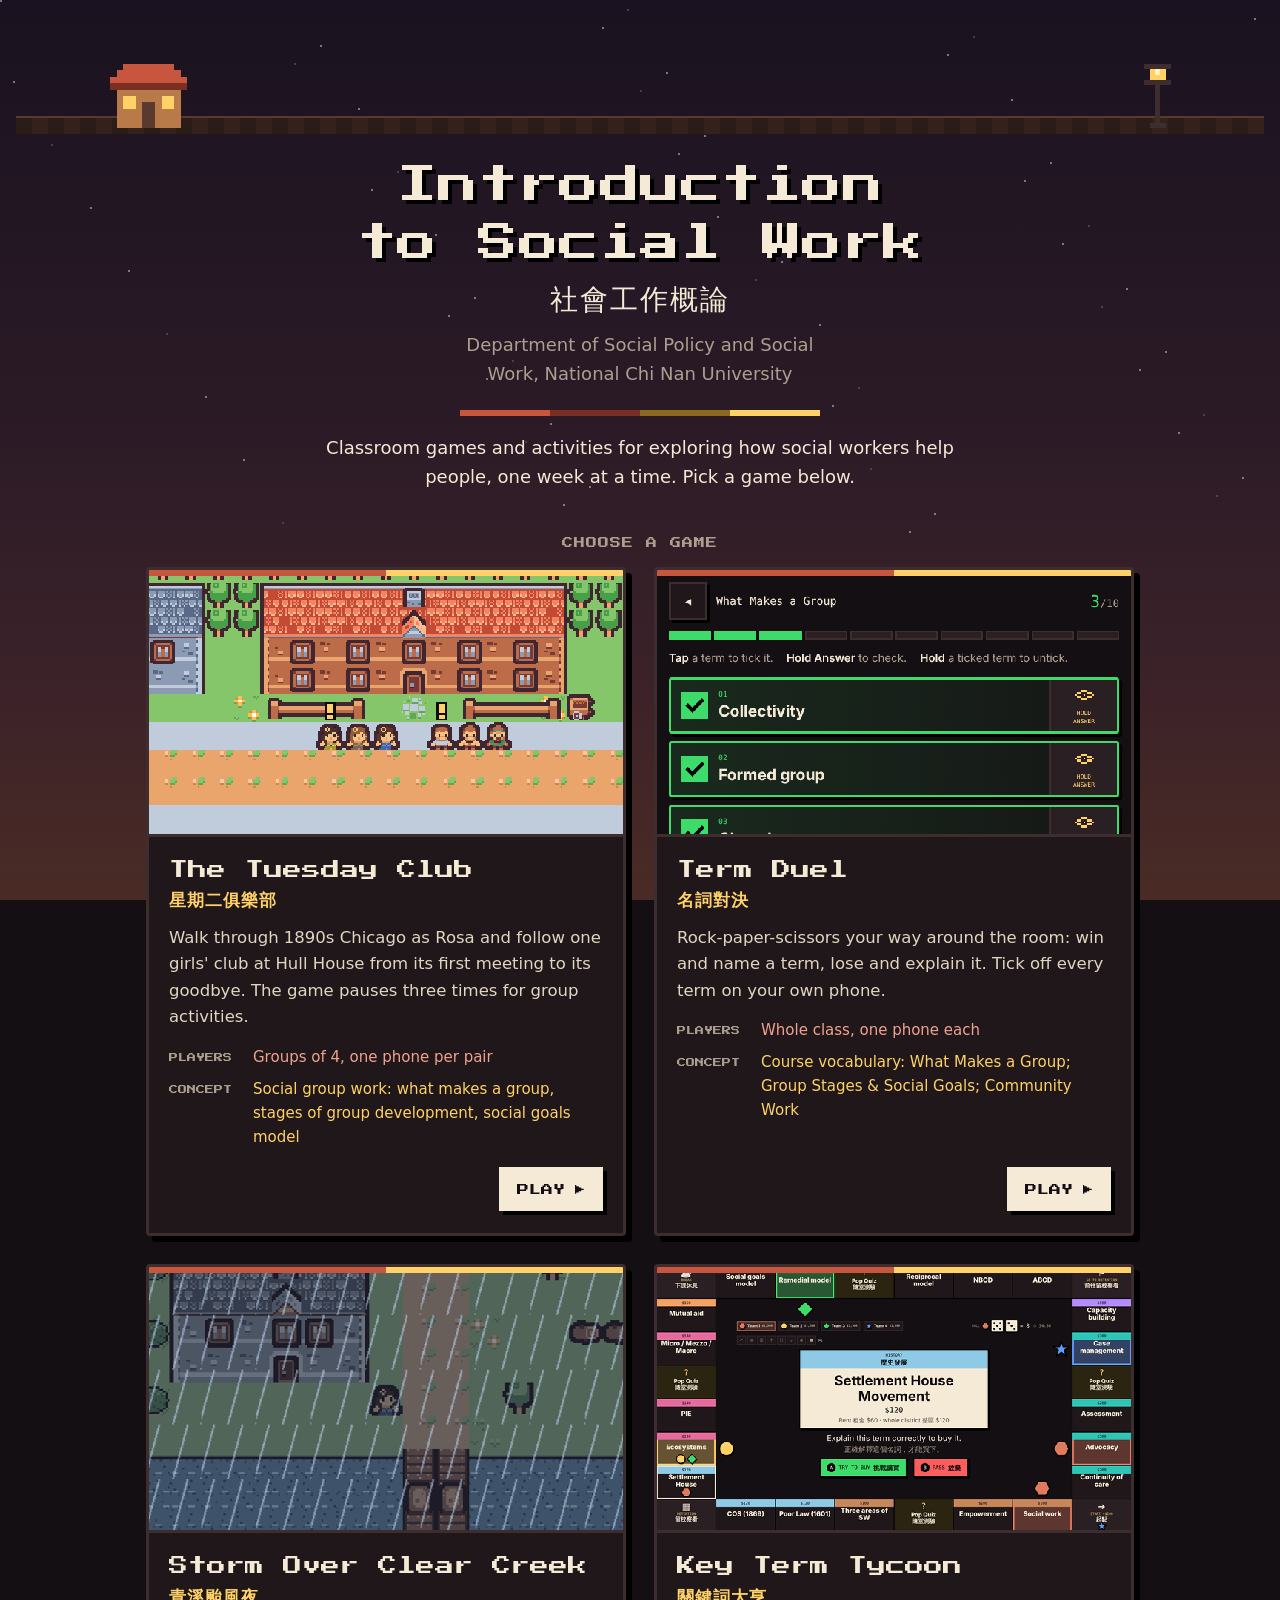
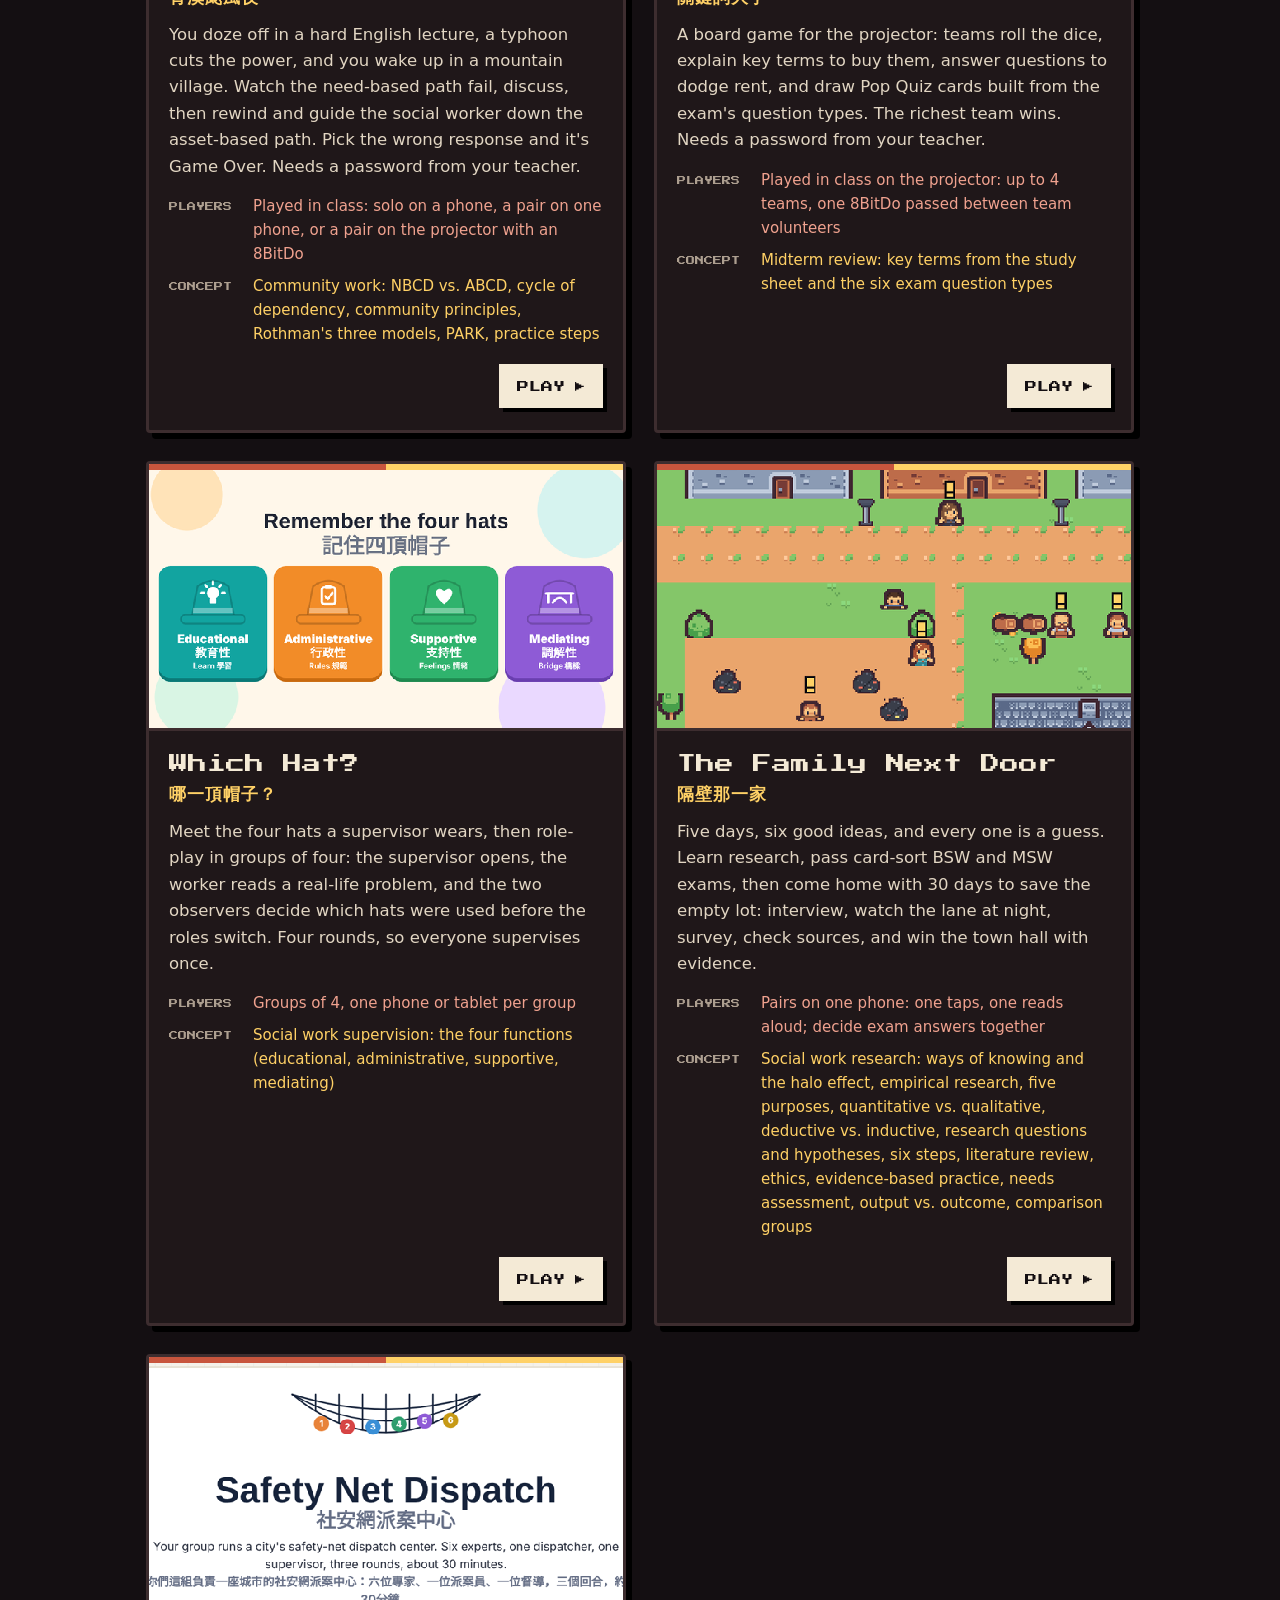
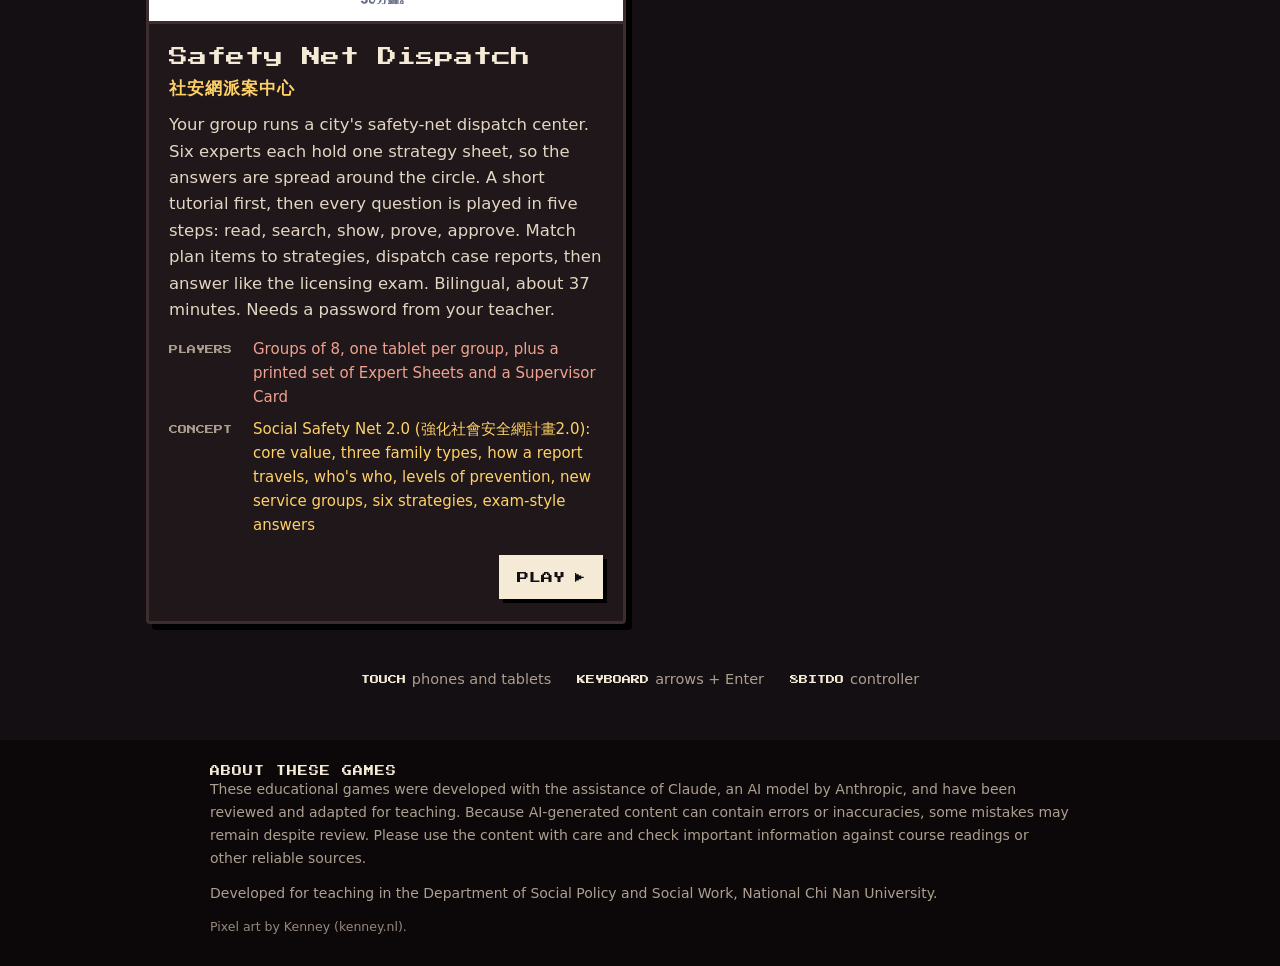
<file: index.html>
<!doctype html>
<html lang="en">
<head>
<meta charset="utf-8">
<meta name="viewport" content="width=device-width, initial-scale=1, viewport-fit=cover">
<title>Introduction to Social Work · Classroom Games</title>
<meta name="description" content="Classroom games and activities for the course Introduction to Social Work (社會工作概論).">
<link rel="icon" href="data:image/svg+xml,%3Csvg xmlns='http://www.w3.org/2000/svg' viewBox='0 0 8 8' shape-rendering='crispEdges'%3E%3Crect width='8' height='8' fill='%23140f12'/%3E%3Crect x='1' y='1' width='6' height='2' fill='%23c8553d'/%3E%3Crect x='1' y='3' width='6' height='4' fill='%23b97a4a'/%3E%3Crect x='3' y='5' width='2' height='2' fill='%23ffd166'/%3E%3C/svg%3E">
<link rel="preconnect" href="https://fonts.googleapis.com">
<link rel="preconnect" href="https://fonts.gstatic.com" crossorigin>
<link href="https://fonts.googleapis.com/css2?family=Press+Start+2P&display=swap" rel="stylesheet">
<style>
  :root {
    --bg: #140f12; --panel: #1f1719; --line: #3d2d2f;
    --brick: #c8553d; --brick-dark: #7a2f22; --gold: #ffd166; --gold-dark: #8a6a1f;
    --cream: #f4ead6; --mut: #ad9f90;
    --pixel: "Press Start 2P", ui-monospace, monospace;
    --body: system-ui, -apple-system, "Segoe UI", Roboto, "Noto Sans TC", "PingFang TC", "Microsoft JhengHei", sans-serif;
    --gutter: max(16px, env(safe-area-inset-left));
  }
  * { box-sizing: border-box; }
  html { -webkit-text-size-adjust: 100%; }
  body { margin: 0; background: var(--bg); color: var(--cream); font: 17px/1.6 var(--body);
    min-height: 100vh; display: flex; flex-direction: column; overflow-x: hidden; }
  a { color: inherit; }

  /* ---------- dusk street backdrop ---------- */
  .sky { position: fixed; inset: 0; z-index: -1; pointer-events: none;
    background: linear-gradient(#1a1220 0%, #2a1a26 45%, #3b2229 75%, #4a2b25 100%); }
  .sky i { position: absolute; width: 2px; height: 2px; background: #c9b8a6; opacity: .6; }
  .sky i:nth-child(3n) { background: #6c5a55; }
  .ground { height: 18px; background: repeating-linear-gradient(90deg, #2b1c17 0 16px, #33221b 16px 32px);
    border-top: 2px solid #5a3a2c; }

  header { padding: clamp(28px, 6vw, 64px) var(--gutter) clamp(18px, 3vw, 28px); text-align: center; }
  .scene { display: flex; justify-content: space-between; align-items: flex-end; max-width: 1080px;
    margin: 0 auto -12px; height: 64px; padding: 0 4px; }
  .scene svg { height: 100%; width: auto; }
  .scene .lamp { animation: glow 3.5s ease-in-out infinite alternate; }
  @keyframes glow { from { filter: brightness(.9); } to { filter: brightness(1.2); } }
  @media (prefers-reduced-motion: reduce) { .scene .lamp, .card .play b { animation: none !important; } }

  h1 { font: clamp(18px, 4.2vw, 40px)/1.45 var(--pixel); margin: 22px auto 6px; max-width: 22ch;
    text-shadow: 4px 4px 0 #000; letter-spacing: .5px; text-wrap: balance; }
  .zh { font-size: clamp(20px, 3.2vw, 28px); margin: 0 0 8px; letter-spacing: 2px; }
  .dept { margin: 0 auto; max-width: 46ch; color: var(--mut); font-size: clamp(15px, 2vw, 18px); text-wrap: balance; }
  .rule { display: flex; height: 6px; max-width: 360px; margin: 22px auto 18px; }
  .rule span { flex: 1; }
  .rule span:nth-child(1) { background: var(--brick); } .rule span:nth-child(2) { background: var(--brick-dark); }
  .rule span:nth-child(3) { background: var(--gold-dark); } .rule span:nth-child(4) { background: var(--gold); }
  .intro { margin: 0 auto; max-width: 56ch; font-size: clamp(15px, 2vw, 18px); text-wrap: pretty; }

  main { flex: 1; padding: 8px var(--gutter) 48px; }
  .label { font: 11px var(--pixel); color: var(--mut); text-align: center; margin: 10px 0 18px; letter-spacing: 1px; }
  .grid { display: grid; gap: clamp(16px, 3vw, 28px); max-width: 1080px; margin: 0 auto;
    grid-template-columns: repeat(auto-fit, minmax(min(100%, 320px), 480px)); justify-content: center; }
  .card { display: flex; flex-direction: column; text-decoration: none; background: var(--panel);
    border: 3px solid var(--line); border-radius: 4px; overflow: hidden; box-shadow: 6px 6px 0 #000;
    transition: transform .12s, box-shadow .12s, border-color .12s; position: relative; outline: none; }
  .card::before { content: ""; position: absolute; left: 0; right: 0; top: 0; height: 6px; z-index: 1;
    background: linear-gradient(90deg, var(--brick) 0 50%, var(--gold) 50% 100%); }
  .card:active { transform: translate(4px, 4px); box-shadow: 2px 2px 0 #000; }
  .card:focus-visible, .card.pad-focus { border-color: var(--cream); box-shadow: 6px 6px 0 #000, 0 0 0 4px rgba(244,234,214,.25); }
  @media (hover: hover) { .card:hover { border-color: #6a4b4d; transform: translate(-2px, -2px); box-shadow: 8px 8px 0 #000; } }
  .thumb { aspect-ratio: 16 / 9; background: #0f0c11 center / cover no-repeat; image-rendering: pixelated;
    border-bottom: 3px solid var(--line); display: block; width: 100%; }
  .body { padding: 20px 20px 22px; display: flex; flex-direction: column; gap: 12px; flex: 1; }
  .card h2 { font: clamp(15px, 2.4vw, 19px)/1.4 var(--pixel); margin: 0; color: var(--cream); }
  .card h2 small { display: block; font: 600 17px/1.4 var(--body); color: var(--gold); margin-top: 6px; letter-spacing: 1px; }
  .desc { margin: 0; color: #e2d6c3; font-size: 16.5px; }
  .meta { list-style: none; padding: 0; margin: 2px 0 0; display: grid; gap: 8px; font-size: 15px; }
  .meta li { display: flex; gap: 10px; align-items: baseline; }
  .meta b { flex: 0 0 auto; font: 9px/1.8 var(--pixel); color: var(--mut); min-width: 74px; }
  .meta .concept { color: var(--gold); }
  .meta .players { color: #f0a28f; }
  .play { margin-top: auto; padding-top: 6px; display: flex; justify-content: flex-end; }
  .play b { font: 12px var(--pixel); background: var(--cream); color: var(--bg); padding: 14px 18px 12px;
    box-shadow: 4px 4px 0 #000; min-height: 44px; display: inline-flex; align-items: center; gap: 10px; }
  .play b::after { content: "▶"; font-size: 10px; animation: nudge 1.2s steps(2) infinite; }
  @keyframes nudge { 50% { transform: translateX(3px); } }
  .status { text-align: center; color: var(--mut); font-size: 15px; }
  .controls { max-width: 1080px; margin: clamp(28px, 5vw, 44px) auto 0; display: flex; flex-wrap: wrap;
    justify-content: center; gap: 10px 26px; font-size: 14.5px; color: var(--mut); text-align: center; }
  .controls span { white-space: nowrap; }
  .controls b { font: 9px var(--pixel); color: var(--cream); margin-right: 6px; }

  footer { background: #0c0809; padding: 26px var(--gutter) max(28px, env(safe-area-inset-bottom));
    color: var(--mut); font-size: 14px; line-height: 1.65; }
  footer .wrap { max-width: 860px; margin: 0 auto; display: grid; gap: 12px; }
  footer h3 { font: 10px var(--pixel); color: var(--cream); margin: 0 0 2px; letter-spacing: 1px; }
  footer p { margin: 0; }
  footer .cite { font-size: 13.5px; overflow-wrap: anywhere; }
  footer .small { font-size: 12.5px; opacity: .85; }
  @media (max-width: 520px) {
    body { font-size: 16px; } .scene { height: 44px; } .body { padding: 18px 16px 20px; }
    .meta li { flex-direction: column; gap: 2px; }
  }
</style>
</head>
<body>
<div class="sky" aria-hidden="true" id="sky"></div>

<header>
  <div class="scene" aria-hidden="true">
    <!-- a small red-roofed house -->
    <svg viewBox="0 0 14 10" shape-rendering="crispEdges">
      <path fill="#c8553d" d="M3 0h8v1H3zM2 1h10v1H2zM1 2h12v1H1z"/>
      <path fill="#7a2f22" d="M1 3h12v1H1z"/>
      <path fill="#b97a4a" d="M2 4h10v6H2z"/>
      <path fill="#5a3a2c" d="M6 6h2v4H6z"/>
      <path fill="#ffd166" d="M3 5h2v2H3zM9 5h2v2H9z"/>
    </svg>
    <!-- street lamp -->
    <svg class="lamp" viewBox="0 0 7 12" shape-rendering="crispEdges">
      <path fill="#ffd166" d="M2 1h3v2H2z"/>
      <path fill="#fff1c2" d="M3 1h1v1H3z"/>
      <path fill="#3d2d2f" d="M1 0h5v1H1zM1 3h5v1H1zM3 4h1v7H3zM2 11h3v1H2z"/>
    </svg>
  </div>
  <div class="ground" aria-hidden="true"></div>
  <h1>Introduction to Social Work</h1>
  <p class="zh">社會工作概論</p>
  <p class="dept">Department of Social Policy and Social Work, National Chi Nan University</p>
  <div class="rule" aria-hidden="true"><span></span><span></span><span></span><span></span></div>
  <p class="intro">Classroom games and activities for exploring how social workers help people, one week at a time.
    Pick a game below.</p>
</header>

<main>
  <h2 class="label">CHOOSE A GAME</h2>
  <div class="grid" id="games" aria-live="polite"><p class="status">Loading games…</p></div>
  <div class="controls" aria-label="Ways to play">
    <span><b>TOUCH</b>phones and tablets</span>
    <span><b>KEYBOARD</b>arrows + Enter</span>
    <span><b>8BITDO</b>controller</span>
  </div>
</main>

<footer>
  <div class="wrap">
    <div>
      <h3>ABOUT THESE GAMES</h3>
      <p>These educational games were developed with the assistance of Claude, an AI model by Anthropic,
        and have been reviewed and adapted for teaching. Because AI-generated content can contain errors or
        inaccuracies, some mistakes may remain despite review. Please use the content with care and check
        important information against course readings or other reliable sources.</p>
    </div>
    <p>Developed for teaching in the Department of Social Policy and Social Work, National Chi Nan University.</p>
    <p class="small">Pixel art by Kenney (kenney.nl).</p>
  </div>
</footer>

<!-- Backup copy of games.json, used when the page is opened straight from a folder
     (browsers block reading games.json from file://). Keep it identical to games.json. -->
<script type="application/json" id="games-fallback">
[
  {
    "slug": "tuesday-club",
    "title": "The Tuesday Club",
    "zh": "星期二俱樂部",
    "description": "Walk through 1890s Chicago as Rosa and follow one girls' club at Hull House from its first meeting to its goodbye. The game pauses three times for group activities.",
    "players": "Groups of 4, one phone per pair",
    "concept": "Social group work: what makes a group, stages of group development, social goals model",
    "path": "games/tuesday-club/",
    "thumb": "games/tuesday-club/thumb.png",
    "added": "2026-10-18"
  },
  {
    "slug": "term-duel",
    "title": "Term Duel",
    "zh": "名詞對決",
    "description": "Rock-paper-scissors your way around the room: win and name a term, lose and explain it. Tick off every term on your own phone.",
    "players": "Whole class, one phone each",
    "concept": "Course vocabulary: What Makes a Group; Group Stages & Social Goals; Community Work",
    "path": "games/term-duel/",
    "thumb": "games/term-duel/thumb.png",
    "added": "2026-10-19"
  },
  {
    "slug": "storm-creek",
    "title": "Storm Over Clear Creek",
    "zh": "青溪颱風夜",
    "description": "You doze off in a hard English lecture, a typhoon cuts the power, and you wake up in a mountain village. Watch the need-based path fail, discuss, then rewind and guide the social worker down the asset-based path. Pick the wrong response and it's Game Over. Needs a password from your teacher.",
    "players": "Played in class: solo on a phone, a pair on one phone, or a pair on the projector with an 8BitDo",
    "concept": "Community work: NBCD vs. ABCD, cycle of dependency, community principles, Rothman's three models, PARK, practice steps",
    "path": "games/storm-creek/",
    "thumb": "games/storm-creek/thumb.png",
    "added": "2026-10-23"
  },
  {
    "slug": "term-tycoon",
    "title": "Key Term Tycoon",
    "zh": "關鍵詞大亨",
    "description": "A board game for the projector: teams roll the dice, explain key terms to buy them, answer questions to dodge rent, and draw Pop Quiz cards built from the exam's question types. The richest team wins. Needs a password from your teacher.",
    "players": "Played in class on the projector: up to 4 teams, one 8BitDo passed between team volunteers",
    "concept": "Midterm review: key terms from the study sheet and the six exam question types",
    "path": "games/term-tycoon/",
    "thumb": "games/term-tycoon/thumb.png",
    "added": "2026-10-26"
  },
  {
    "slug": "which-hat",
    "title": "Which Hat?",
    "zh": "哪一頂帽子？",
    "description": "Meet the four hats a supervisor wears, then role-play in groups of four: the supervisor opens, the worker reads a real-life problem, and the two observers decide which hats were used before the roles switch. Four rounds, so everyone supervises once.",
    "players": "Groups of 4, one phone or tablet per group",
    "concept": "Social work supervision: the four functions (educational, administrative, supportive, mediating)",
    "path": "games/which-hat/",
    "thumb": "games/which-hat/thumb.png",
    "added": "2026-11-10"
  },
  {
    "slug": "family-next-door",
    "title": "The Family Next Door",
    "zh": "隔壁那一家",
    "description": "Five days, six good ideas, and every one is a guess. Learn research, pass card-sort BSW and MSW exams, then come home with 30 days to save the empty lot: interview, watch the lane at night, survey, check sources, and win the town hall with evidence.",
    "players": "Pairs on one phone: one taps, one reads aloud; decide exam answers together",
    "concept": "Social work research: ways of knowing and the halo effect, empirical research, five purposes, quantitative vs. qualitative, deductive vs. inductive, research questions and hypotheses, six steps, literature review, ethics, evidence-based practice, needs assessment, output vs. outcome, comparison groups",
    "path": "games/family-next-door/",
    "thumb": "games/family-next-door/thumb.png",
    "added": "2026-11-12"
  },
  {
    "slug": "safety-net-dispatch",
    "title": "Safety Net Dispatch",
    "zh": "社安網派案中心",
    "description": "Your group runs a city's safety-net dispatch center. Six experts each hold one strategy sheet, so the answers are spread around the circle. A short tutorial first, then every question is played in five steps: read, search, show, prove, approve. Match plan items to strategies, dispatch case reports, then answer like the licensing exam. Bilingual, about 37 minutes. Needs a password from your teacher.",
    "players": "Groups of 8, one tablet per group, plus a printed set of Expert Sheets and a Supervisor Card",
    "concept": "Social Safety Net 2.0 (強化社會安全網計畫2.0): core value, three family types, how a report travels, who's who, levels of prevention, new service groups, six strategies, exam-style answers",
    "path": "games/safety-net-dispatch/",
    "thumb": "games/safety-net-dispatch/thumb.png",
    "added": "2026-11-23"
  }
]
</script>
<script>
(() => {
  const sky = document.getElementById('sky');
  for (let i = 0; i < 60; i++) {
    const s = document.createElement('i');
    s.style.left = ((i * 97) % 100) + '%'; s.style.top = ((i * 53) % 60) + '%';
    sky.appendChild(s);
  }
})();

const grid = document.getElementById('games');
const esc = s => String(s ?? '').replace(/[&<>"']/g, c => ({ '&': '&amp;', '<': '&lt;', '>': '&gt;', '"': '&quot;', "'": '&#39;' }[c]));
function render(games) {
  grid.innerHTML = '';
  if (!games.length) { grid.innerHTML = '<p class="status">No games yet.</p>'; return; }
  for (const gm of games) {
    const a = document.createElement('a');
    a.className = 'card';
    a.href = gm.path || `games/${gm.slug}/`;
    a.setAttribute('aria-label', `Play ${gm.title}: ${gm.description}`);
    a.innerHTML = `
      ${gm.thumb ? `<span class="thumb" style="background-image:url('${esc(gm.thumb)}')" role="img" aria-label="Screenshot of ${esc(gm.title)}"></span>` : ''}
      <span class="body">
        <h2>${esc(gm.title)}${gm.zh ? `<small>${esc(gm.zh)}</small>` : ''}</h2>
        <p class="desc">${esc(gm.description)}</p>
        <ul class="meta">
          <li><b>PLAYERS</b><span class="players">${esc(gm.players)}</span></li>
          <li><b>CONCEPT</b><span class="concept">${esc(gm.concept)}</span></li>
        </ul>
        <span class="play"><b>PLAY</b></span>
      </span>`;
    grid.appendChild(a);
  }
}
function fallback() {
  try { render(JSON.parse(document.getElementById('games-fallback').textContent)); }
  catch (e) { grid.innerHTML = '<p class="status">Could not load the game list.</p>'; }
}
if (location.protocol === 'file:') fallback();
else fetch('games.json', { cache: 'no-cache' })
  .then(r => { if (!r.ok) throw new Error(r.status); return r.json(); })
  .then(render).catch(fallback);

/* 8BitDo / gamepad: D-pad or stick moves between cards, any face button opens */
(() => {
  let idx = -1, prev = {};
  const cards = () => [...grid.querySelectorAll('.card')];
  function focus(i) {
    const list = cards(); if (!list.length) return;
    idx = (i + list.length) % list.length;
    list.forEach((c, j) => c.classList.toggle('pad-focus', j === idx));
    list[idx].focus({ preventScroll: true });
    list[idx].scrollIntoView({ block: 'nearest', behavior: 'smooth' });
  }
  function poll() {
    const pads = navigator.getGamepads ? [...navigator.getGamepads()].filter(Boolean) : [];
    for (const gp of pads) {
      const b = j => !!(gp.buttons[j] && (gp.buttons[j].pressed || gp.buttons[j].value > 0.5));
      const ax = gp.axes[0] || 0, ay = gp.axes[1] || 0;
      const now = { next: b(15) || b(13) || ax > 0.6 || ay > 0.6, prev: b(14) || b(12) || ax < -0.6 || ay < -0.6, go: b(0) || b(1) || b(9) };
      const p = prev[gp.index] || {};
      if (now.next && !p.next) focus(idx + 1);
      if (now.prev && !p.prev) focus(idx - 1);
      if (now.go && !p.go) { if (idx < 0) focus(0); else cards()[idx]?.click(); }
      prev[gp.index] = now;
    }
    requestAnimationFrame(poll);
  }
  addEventListener('gamepadconnected', () => { if (idx < 0) focus(0); });
  document.addEventListener('pointerdown', () => cards().forEach(c => c.classList.remove('pad-focus')));
  requestAnimationFrame(poll);
})();
</script>
</body>
</html>
</file>
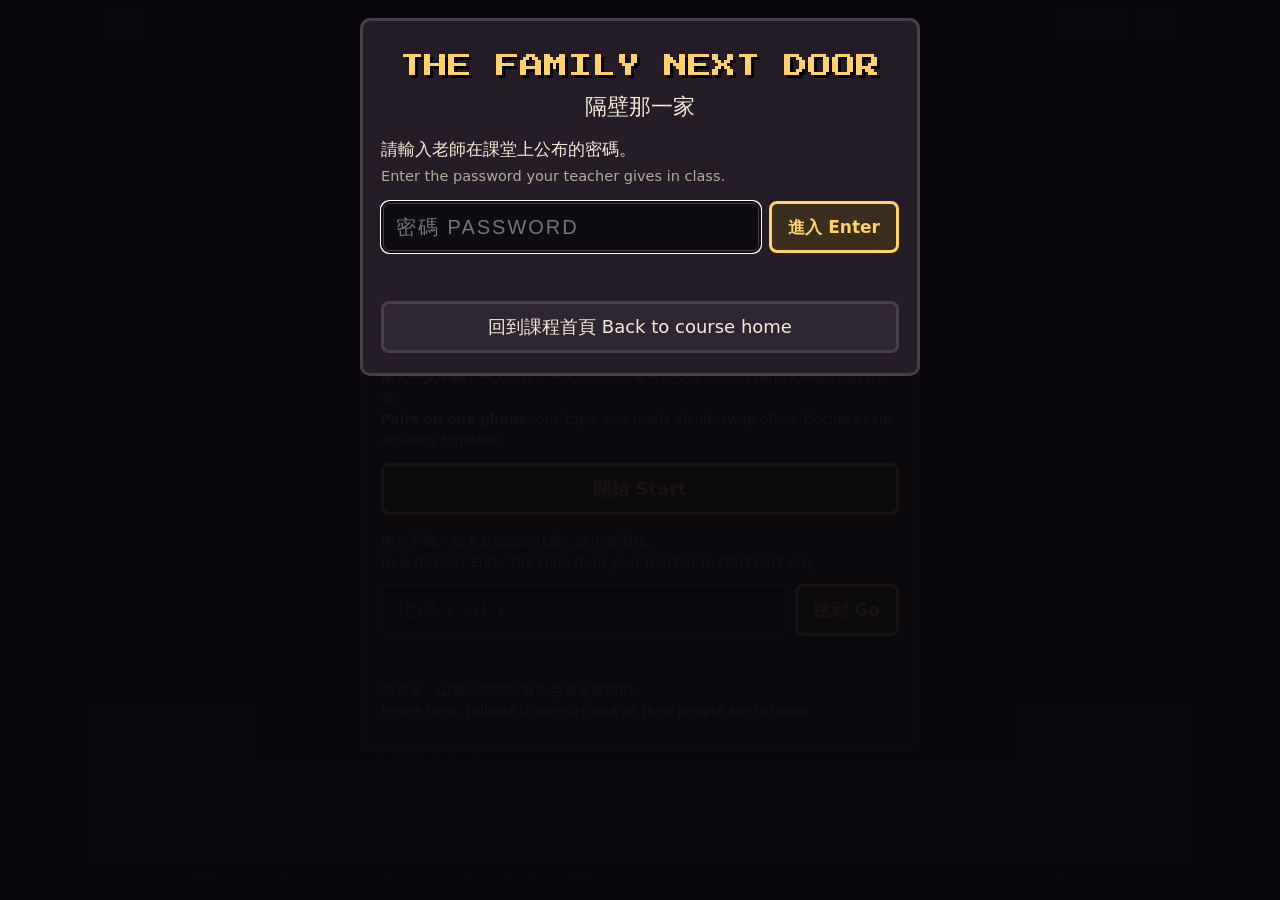
<file: games/family-next-door/index.html>
<!doctype html>
<html lang="zh-Hant-TW">
<head>
<meta charset="utf-8">
<meta name="viewport" content="width=device-width, initial-scale=1, maximum-scale=1, viewport-fit=cover">
<meta name="theme-color" content="#0f0c11">
<title>隔壁那一家 The Family Next Door</title>
<meta name="description" content="A story adventure about social work research: stop guessing, study research, earn a BSW and an MSW, and come back to help the family next door.">
<link rel="icon" href="data:image/svg+xml,%3Csvg xmlns='http://www.w3.org/2000/svg' viewBox='0 0 8 8' shape-rendering='crispEdges'%3E%3Crect width='8' height='8' fill='%230f0c11'/%3E%3Crect x='3' y='0' width='2' height='1' fill='%23ad9f90'/%3E%3Crect x='2' y='1' width='4' height='5' fill='%2358a0d6'/%3E%3Crect x='3' y='2' width='2' height='3' fill='%23ffd166'/%3E%3Crect x='0' y='7' width='8' height='1' fill='%2358a0d6'/%3E%3C/svg%3E">
<link rel="preconnect" href="https://fonts.googleapis.com">
<link rel="preconnect" href="https://fonts.gstatic.com" crossorigin>
<link href="https://fonts.googleapis.com/css2?family=Press+Start+2P&display=swap" rel="stylesheet">
<link rel="stylesheet" href="../engine/engine.css">
<style>
  #quizQ { white-space: pre-line; }
  #gate { z-index: 80; }
  #gate .logo { margin-bottom: 4px; }
  #gate input { text-transform: uppercase; }
  #jumpInput { text-transform: uppercase; }
  .gameover { font: clamp(26px, 8vw, 48px)/1.3 "Press Start 2P", monospace; color: #ff5d5d; text-align: center; margin: 6px 0 14px; text-shadow: 4px 4px 0 #000; }
  #ovPause.over .card { border-color: #ff5d5d; }
  #ovPause.over .pausehead { display: none; }
</style>
</head>
<body>
<div class="ov show" id="gate" role="dialog" aria-modal="true" aria-labelledby="gateHead">
  <div class="card">
    <div class="logo" id="gateHead">THE FAMILY NEXT DOOR</div>
    <p class="zh">隔壁那一家</p>
    <p>請輸入老師在課堂上公布的密碼。<br><span class="en">Enter the password your teacher gives in class.</span></p>
    <div class="code"><input id="gateInput" autocomplete="off" autocapitalize="characters" spellcheck="false" placeholder="密碼 Password" aria-label="密碼 Password"><button id="gateOk" type="button">進入 Enter</button></div>
    <div class="fb" id="gateFb" aria-live="polite"></div>
    <a class="big alt" href="../../">回到課程首頁 Back to course home</a>
  </div>
</div>
<div id="app">
  <div id="bar">
    <a class="iconbtn" href="../../" aria-label="回到課程首頁 Back to course home">⌂</a>
    <div id="goal" aria-live="polite"></div>
    <button class="iconbtn" id="notesBtn" type="button" aria-label="筆記本 Notebook">📖<span class="count">0</span></button>
    <button class="iconbtn" id="muteBtn" type="button" aria-label="聲音 Sound">🔊</button>
  </div>
  <div id="view">
    <canvas id="map" aria-label="遊戲畫面 Game map"></canvas>
        <div id="toast" role="status"></div>
    <div id="chooser" class="hidden" role="dialog" aria-label="選擇 Choose"><p class="ask">你會怎麼說？ Choose one:</p><div class="choices"></div></div>
  </div>
  <div id="dlg" class="idle noPor" aria-live="polite">
    <canvas class="por" aria-hidden="true"></canvas>
    <div class="txt"><div class="who"></div><div class="say"></div></div>
    <div class="more hidden">▼</div>
  </div>
  <div id="pad">
    <div class="dpad">
      <button class="u" data-dir="up" aria-label="上 Up">▲</button>
      <button class="l" data-dir="left" aria-label="左 Left">◀</button>
      <button class="r" data-dir="right" aria-label="右 Right">▶</button>
      <button class="d" data-dir="down" aria-label="下 Down">▼</button>
    </div>
    <button id="btnA" type="button">A<small>說話 / 下一句</small></button>
  </div>
  <div id="keys">方向鍵或 WASD 走路 · Enter / 空白鍵 說話、下一句 · N 筆記本 · M 聲音　|　Arrows / WASD walk · Enter / Space talk · N notebook · M sound · 8BitDo OK</div>
</div>

<div class="titlecard" id="titlecard"><div><h1></h1><p></p></div></div>

<div class="ov" id="ovTitle">
  <div class="card">
    <div class="logo">THE FAMILY NEXT DOOR</div>
    <p class="zh">隔壁那一家</p>
    <p>高中畢業的暑假，你想幫隔壁辛苦的陳家。你很熱心，辦法也很多……可是每一個都是用猜的。</p>
    <p class="en">The summer after high school, you want to help the struggling family next door. You have lots of ideas, but every one of them is a guess.</p>
    <p>走進圖書館，讀懂研究，考過社工學士和碩士的畢業考（每一題都要答對），再回到和平巷。</p>
    <p class="en">Visit the library, learn research, pass your BSW and MSW exams (every question must be right), then come home to Peace Lane.</p>
    <p class="small"><b>兩人一支手機</b>：一人操作、一人唸對話，每一段交換。考試時兩個人一起討論再作答。<br>
      <b>Pairs on one phone</b>: one taps, one reads aloud; swap often. Decide exam answers together.</p>
    <button class="big" id="btnStart" type="button">開始 Start</button>
    <button class="big alt hidden" id="btnContinue" type="button">繼續上次進度 Continue</button>
    <p class="small" style="margin-top:16px">換了手機？輸入老師給的代碼，從中途開始。<br>New device? Enter the code from your teacher to start part-way.</p>
    <div class="code"><input id="jumpInput" autocomplete="off" autocapitalize="characters" spellcheck="false" placeholder="代碼 Code" aria-label="代碼 Code"><button id="jumpOk" type="button">跳到 Go</button></div>
    <div class="fb" id="jumpFb"></div>
    <p class="small">和平巷、山城大學和所有角色都是虛構的。<br>Peace Lane, Hillside University and all their people are fictional.</p>
  </div>
</div>

<div class="ov" id="ovQuiz" role="dialog" aria-modal="true" aria-labelledby="quizQ">
  <div class="card">
    <p class="small" id="quizTag"></p>
    <h2 id="quizQ"></h2>
    <div class="opts" id="quizOpts"></div>
    <div class="fb" id="quizFb" aria-live="polite"></div>
    <button class="big hidden" id="quizNext" type="button">繼續 Continue</button>
  </div>
</div>

<div class="ov" id="ovPause" role="dialog" aria-modal="true" aria-labelledby="pauseHead">
  <div class="card">
    <div class="pausehead" id="pauseHead"></div>
    <div class="task" id="pauseTask"></div>
    <div class="opts zh" id="pauseOpts"></div>
    <div class="code" id="pauseCode"><input id="pauseInput" autocomplete="off" autocapitalize="characters" spellcheck="false" placeholder="密碼 Code" aria-label="密碼 Code"><button id="pauseOk" type="button">確認</button></div>
    <div class="fb" id="pauseFb" aria-live="polite"></div>
    <div class="timer" id="pauseTimer"></div>
    <button class="big hidden" id="pauseGo" type="button">繼續 Continue</button>
  </div>
</div>

<div class="ov" id="ovNotes" role="dialog" aria-modal="true" aria-labelledby="notesHead">
  <div class="card">
    <h2 id="notesHead">📖 筆記本 Notebook <span class="small" id="notesCount"></span></h2>
    <p class="small">遊戲中學到的研究名詞。 Research terms from the story.</p>
    <ul class="notes" id="notesList"></ul>
    <button class="big" id="notesClose" type="button">關閉 Close</button>
  </div>
</div>

<div class="ov" id="ovEnd">
  <div class="card">
    <div class="logo">THE END</div>
    <p class="zh">隔壁那一家 — 完</p>
    <p id="endStats"></p>
    <button class="big" id="endNotes" type="button">📖 打開筆記本 Notebook</button>
    <button class="big alt" id="endAgain" type="button">再玩一次 Play again</button>
    <a class="big alt" href="../../">回到課程首頁 Back to course home</a>
    <p class="credit">像素美術 Pixel art by Kenney (kenney.nl), CC0 · 路燈、垃圾與菜園圖塊為本站繪製</p>
  </div>
</div>

<script>
/* Opening password. Change GATE_PASSWORD before class; it is not secret from anyone who reads this file. */
(() => {
  const GATE_PASSWORD = 'RCT';
  const KEY = 'family-next-door:gate';
  const gate = document.getElementById('gate'), inp = document.getElementById('gateInput'), fb = document.getElementById('gateFb');
  let ok = false;
  try { ok = localStorage.getItem(KEY) === GATE_PASSWORD; } catch (e) {}
  if (ok) { gate.classList.remove('show'); return; }
  const check = () => {
    if (inp.value.trim().toUpperCase() === GATE_PASSWORD.toUpperCase()) {
      try { localStorage.setItem(KEY, GATE_PASSWORD); } catch (e) {}
      gate.classList.remove('show');
      document.getElementById('btnStart').focus();
    } else { fb.className = 'fb no'; fb.textContent = '密碼不對。請等老師公布密碼。 Wrong password. Please wait for your teacher.'; inp.select(); }
  };
  document.getElementById('gateOk').addEventListener('click', check);
  inp.addEventListener('keydown', e => { if (e.key === 'Enter') { e.preventDefault(); check(); } });
  setTimeout(() => inp.focus(), 50);
})();
</script>
<script src="data.js"></script>
<script src="minigames.js"></script>
<script src="../engine/engine.js"></script>
</body>
</html>
</file>
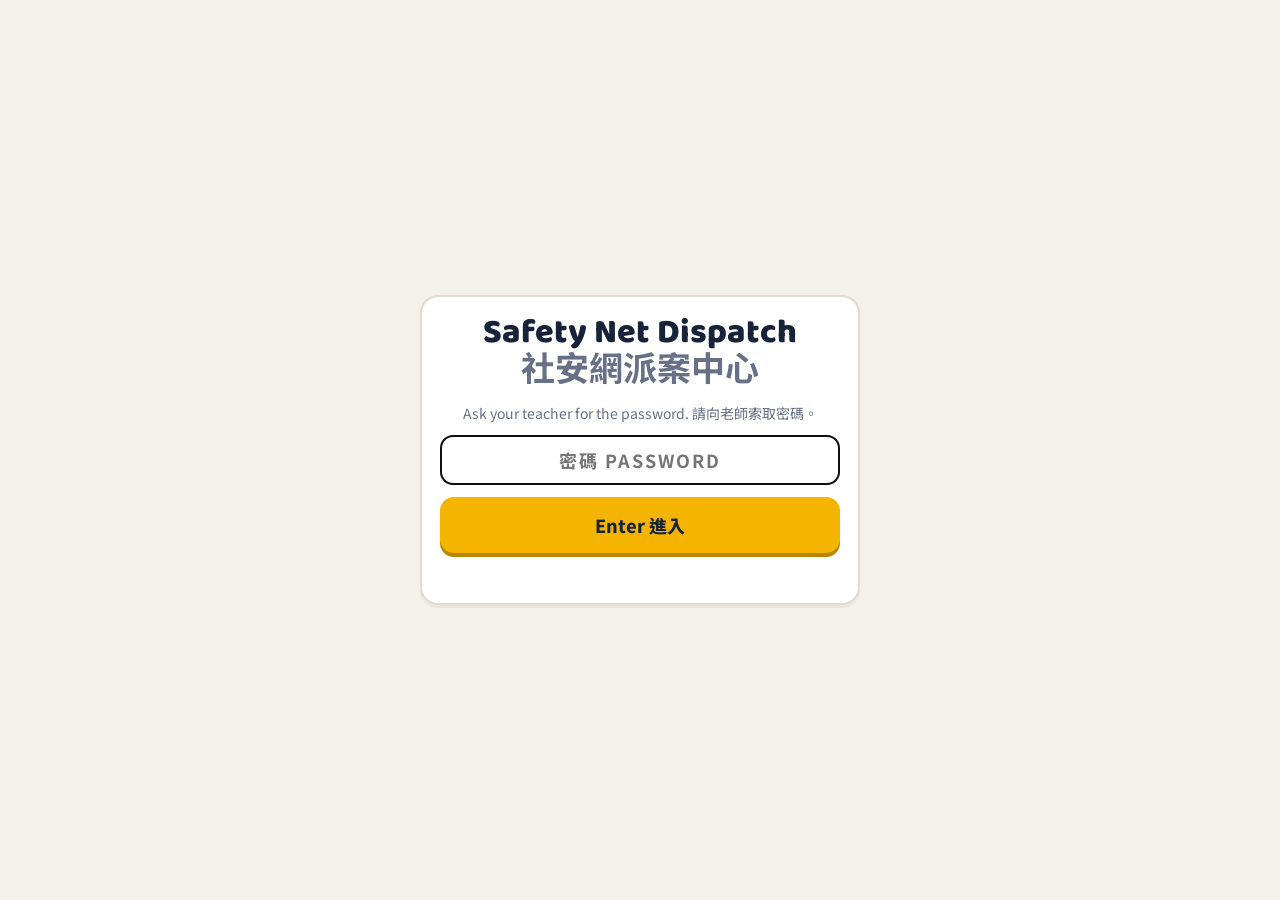
<file: games/safety-net-dispatch/index.html>
<!DOCTYPE html>
<html lang="en">
<head>
<meta charset="utf-8">
<meta name="viewport" content="width=device-width, initial-scale=1, viewport-fit=cover">
<meta name="theme-color" content="#16233b">
<title>Safety Net Dispatch 社安網派案中心</title>
<link rel="preconnect" href="https://fonts.googleapis.com">
<link href="https://fonts.googleapis.com/css2?family=Baloo+2:wght@600;800&family=Noto+Sans+TC:wght@400;700;900&display=swap" rel="stylesheet">
<style>
:root{
  --navy:#16233b; --navy2:#22345a; --ink:#1d2333; --muted:#677087; --bg:#f4f1ea; --card:#fff; --line:#e3dccd;
  --ok:#239a5b; --bad:#d64545; --gold:#f4b400; --sky:#dbe9ff;
}
*{box-sizing:border-box;margin:0;padding:0;-webkit-tap-highlight-color:transparent}
html,body{height:100%}
body{font-family:'Noto Sans TC',system-ui,-apple-system,'Segoe UI',sans-serif;color:var(--ink);background:var(--bg);touch-action:manipulation;
  background-image:linear-gradient(rgba(22,35,59,.045) 1px,transparent 1px),linear-gradient(90deg,rgba(22,35,59,.045) 1px,transparent 1px);
  background-size:28px 28px}
#bar{position:sticky;top:0;z-index:10;background:var(--navy);color:#fff;display:flex;align-items:center;gap:10px;padding:max(8px,env(safe-area-inset-top)) 14px 8px;min-height:52px}
#bar .brand{font-family:'Baloo 2','Noto Sans TC',sans-serif;font-weight:800;font-size:19px;letter-spacing:.3px;white-space:nowrap}
#bar .brand b{color:var(--gold)}
#bar .sp{flex:1}
.pill{background:var(--navy2);border-radius:999px;padding:5px 12px;font-weight:700;font-size:15px;white-space:nowrap}
.pill.warn{background:var(--bad)}
#bar button{background:var(--navy2);color:#fff;border:0;border-radius:10px;height:36px;min-width:36px;font-size:17px;cursor:pointer}
@media (max-width:600px){#bar .bz{display:none}#bar .brand{font-size:16px}.pill{font-size:13px;padding:4px 9px}}
#app{max-width:1000px;margin:0 auto;padding:16px 16px max(28px,env(safe-area-inset-bottom))}
.screen{display:flex;flex-direction:column;gap:14px;animation:in .3s ease}
@keyframes in{from{opacity:0;transform:translateY(10px)}to{opacity:1;transform:none}}
h1{font-family:'Baloo 2','Noto Sans TC',sans-serif;font-weight:800;font-size:clamp(36px,7vw,62px);line-height:1.05;text-align:center;color:var(--navy)}
h2{font-family:'Baloo 2','Noto Sans TC',sans-serif;font-weight:800;font-size:clamp(24px,4.4vw,34px);line-height:1.15;color:var(--navy)}
h3{font-size:18px;color:var(--navy)}
.zh{color:var(--muted);font-weight:700}
.center{text-align:center}
.card{background:var(--card);border:2px solid var(--line);border-radius:18px;padding:16px 18px;box-shadow:0 3px 0 rgba(22,35,59,.06)}
.lead{font-size:clamp(16px,2.6vw,20px);line-height:1.5}
.small{font-size:14px;color:var(--muted)}
.btn{display:inline-flex;align-items:center;justify-content:center;gap:8px;border:0;border-radius:14px;padding:14px 22px;font:800 18px 'Noto Sans TC',sans-serif;cursor:pointer;background:var(--navy);color:#fff;box-shadow:0 4px 0 #0b1426;min-height:56px}
.btn:active{transform:translateY(2px);box-shadow:0 2px 0 #0b1426}
.btn.gold{background:var(--gold);color:var(--navy);box-shadow:0 4px 0 #b88700}
.btn.ghost{background:#fff;color:var(--navy);border:2px solid var(--line);box-shadow:0 3px 0 var(--line)}
.btn.ok{background:var(--ok);box-shadow:0 4px 0 #15683c}
.btn[disabled]{opacity:.4;pointer-events:none}
.row{display:flex;gap:12px;flex-wrap:wrap;justify-content:center}
.grid2{display:grid;grid-template-columns:repeat(auto-fit,minmax(260px,1fr));gap:10px}
.grid3{display:grid;grid-template-columns:repeat(3,1fr);gap:10px}
@media (max-width:640px){.grid3{grid-template-columns:repeat(2,1fr)}}
.net{display:block;margin:0 auto;width:min(340px,70vw)}
/* strategies */
.sbtn{border:3px solid var(--c);background:#fff;border-radius:16px;padding:12px 10px;cursor:pointer;text-align:left;display:flex;gap:10px;align-items:center;min-height:78px;font-family:inherit;color:var(--ink)}
.sbtn .num{flex:0 0 auto;width:42px;height:42px;border-radius:50%;background:var(--c);color:#fff;font:800 22px 'Baloo 2',sans-serif;display:flex;align-items:center;justify-content:center}
.sbtn .t1{font-weight:900;font-size:19px}
.sbtn .t2{font-size:13.5px;color:var(--muted);line-height:1.25}
.sbtn.sel{background:var(--c);color:#fff}
.sbtn.sel .num{background:#fff;color:var(--c)}
.sbtn.sel .t2{color:#fff}
.sbtn.right{outline:5px solid var(--ok);outline-offset:2px}
.sbtn.wrong{opacity:.45}
/* options */
.opt{border:2px solid var(--line);background:#fff;border-radius:14px;padding:13px 14px;text-align:left;cursor:pointer;font-family:inherit;color:var(--ink);display:flex;gap:12px;align-items:flex-start;min-height:60px}
.opt .k{flex:0 0 30px;height:30px;border-radius:9px;background:var(--sky);color:var(--navy);font:800 17px 'Baloo 2',sans-serif;display:flex;align-items:center;justify-content:center}
.opt .e{font-weight:700;font-size:17px;line-height:1.3}
.opt .c{font-size:15px;color:var(--muted);font-weight:700}
.opt.sel{border-color:var(--navy);background:#eef3ff}
.opt.sel .k{background:var(--navy);color:#fff}
.opt.right{border-color:var(--ok);background:#e7f6ed}
.opt.right .k{background:var(--ok);color:#fff}
.opt.wrong{border-color:var(--bad);background:#fdeaea}
.opt.dim{opacity:.5}
.clue{font-size:clamp(21px,3.4vw,28px);font-weight:900;line-height:1.35}
.clue .zh{display:block;font-size:.78em;margin-top:6px}
.tag{display:inline-block;background:var(--sky);color:var(--navy);border-radius:999px;padding:3px 10px;font-weight:800;font-size:13px}
.prompt{background:#fff8e1;border:2px dashed #e0b84a;border-radius:14px;padding:10px 14px;font-weight:700}
.fb{border-radius:16px;padding:14px 16px;font-size:17px;line-height:1.5}
.fb.ok{background:#e7f6ed;border:2px solid var(--ok)}
.fb.bad{background:#fdeaea;border:2px solid var(--bad)}
.fb b.big{font-size:22px}
.roles{display:grid;grid-template-columns:repeat(auto-fit,minmax(210px,1fr));gap:10px}
.role{border:2px solid var(--line);border-radius:14px;padding:10px 12px;background:#fff;display:flex;gap:10px;align-items:center}
.role .ic{width:44px;height:44px;border-radius:12px;display:flex;align-items:center;justify-content:center;font-size:22px;color:#fff;font-weight:800;flex:0 0 auto}
.role .nm{font-weight:900;font-size:18px}
.swap{background:#fff3cd;border:2px solid #e0b84a;border-radius:14px;padding:10px 14px;font-weight:700}
input[type=text]{font:700 18px 'Noto Sans TC',sans-serif;border:2px solid var(--line);border-radius:12px;padding:10px 12px;width:100%;background:#fff;color:var(--ink)}
.gbtn{width:56px;height:56px;border-radius:14px;border:2px solid var(--line);background:#fff;font:800 24px 'Baloo 2',sans-serif;cursor:pointer;color:var(--navy)}
.gbtn.sel{background:var(--navy);color:#fff;border-color:var(--navy)}
.prog{height:10px;border-radius:999px;background:#e6e0d2;overflow:hidden}
.prog i{display:block;height:100%;background:var(--gold);transition:width .3s}
.ring{font:800 44px 'Baloo 2',sans-serif;color:var(--navy);text-align:center}
.ring.low{color:var(--bad)}
/* essay */
.secs{display:grid;grid-template-columns:repeat(2,1fr);gap:10px}
@media (max-width:640px){.secs{grid-template-columns:1fr}}
.sec{border:3px dashed #b9c4d8;border-radius:14px;min-height:96px;padding:8px;background:#fff;cursor:pointer}
.sec.armed{border-color:var(--navy);background:#eef3ff}
.sec h4{font-size:14px;color:var(--navy);margin-bottom:6px}
.tiles{display:flex;flex-wrap:wrap;gap:8px}
.tile{border:2px solid var(--navy);background:#fff;color:var(--navy);border-radius:10px;padding:8px 10px;font:700 15px 'Noto Sans TC',sans-serif;cursor:pointer}
.tile.sel{background:var(--navy);color:#fff}
.tile.g{border-color:var(--ok);background:#e7f6ed;color:#15683c}
.tile.h{border-color:#d69a00;background:#fff5d6;color:#7a5800}
.tile.x{border-color:var(--bad);background:#fdeaea;color:#a12d2d;text-decoration:line-through}
.tile.m{border-style:dashed;opacity:.7}
.model{background:#fff;border-left:6px solid var(--navy);padding:12px 14px;border-radius:10px;line-height:1.6}
.score-big{font:800 clamp(64px,14vw,120px) 'Baloo 2',sans-serif;color:var(--navy);text-align:center;line-height:1}
table.bd{width:100%;border-collapse:collapse;font-size:17px}
table.bd td{padding:8px 10px;border-bottom:1px solid var(--line)}
table.bd td:last-child{text-align:right;font-weight:800}
.toast{position:fixed;left:50%;top:70px;transform:translateX(-50%);background:var(--bad);color:#fff;padding:10px 18px;border-radius:12px;font-weight:800;z-index:30;box-shadow:0 6px 20px rgba(0,0,0,.2)}
#gate{position:fixed;inset:0;z-index:60;background:var(--bg);display:flex;align-items:center;justify-content:center;padding:16px}
#gate.hide{display:none}
#gate .card{max-width:440px;width:100%;display:flex;flex-direction:column;gap:12px;text-align:center}
#gate input{text-transform:uppercase;text-align:center;letter-spacing:2px}
#gateFb{min-height:22px;color:var(--bad);font-weight:800}
.steps{display:grid;grid-template-columns:repeat(5,1fr);gap:6px}
@media (max-width:700px){.steps{grid-template-columns:repeat(5,minmax(0,1fr))}.stp .sw,.stp b+br{display:none}.stp{flex-direction:column;text-align:center;font-size:12px}}
.stp{display:flex;gap:6px;align-items:center;border:2px solid var(--line);background:#fff;border-radius:12px;padding:6px 8px;font-size:13.5px;line-height:1.2;color:var(--muted)}
.stp .si{font-size:20px}
.stp.on{border-color:var(--navy);background:var(--navy);color:#fff}
.stp.past{opacity:.55}
.sw{font-size:12px}
.steppanel{background:#eef3ff;border:2px solid #9fb4dd;border-radius:14px;padding:12px 14px;font-size:17px;line-height:1.5}
.steppanel .sp-head{font-size:18px;margin-bottom:4px}
.fingers{margin-top:8px;background:#fff;border-radius:10px;padding:8px 10px;font-weight:800;font-size:18px;text-align:center}
.sbtn.locked,.opt.locked{cursor:default}
.linkbtn{background:none;border:0;color:var(--muted);text-decoration:underline;font:700 14px inherit;cursor:pointer;padding:8px}
.tutcard{text-align:left}
.tuticon{font-size:54px;line-height:1;text-align:center;margin-bottom:6px}
.tutcard h2{text-align:center;margin-bottom:10px}
.tutlist{list-style:none;display:flex;flex-direction:column;gap:12px;font-size:clamp(17px,2.4vw,20px);line-height:1.45}
.tutlist li{background:#faf8f3;border-radius:12px;padding:10px 12px;border-left:5px solid var(--gold)}
.check{background:#fffdf5;border-color:#e0b84a}
.showcue{border-radius:14px;padding:10px 14px;font-weight:800;text-align:center;background:#eef3ff;color:var(--navy)}
.showcue.on{background:var(--bad);color:#fff;font-size:20px;animation:pulse 1s infinite}
@keyframes pulse{50%{transform:scale(1.02)}}
.caller{background:#fff3cd;border:2px solid #e0b84a;border-radius:14px;padding:10px 14px;font-size:18px}
.caller .who{font-size:22px}
.tutnav{display:flex;flex-direction:column;gap:8px}
.tag.last{background:var(--gold);color:var(--navy)}
.dots{display:flex;gap:6px;flex-wrap:wrap;justify-content:center}
.dot{width:40px;height:40px;border-radius:50%;border:2px solid var(--line);background:#fff;font:800 16px 'Baloo 2',sans-serif;color:var(--muted);cursor:pointer}
.dot.seen{background:#e7f6ed;border-color:#9fd4b4;color:#15683c}
.dot.on{background:var(--navy);border-color:var(--navy);color:#fff;transform:scale(1.12)}
.tutfoot{position:sticky;bottom:0;background:linear-gradient(rgba(244,241,234,0),var(--bg) 30%);padding-top:14px}
.pickhint{margin-top:8px;border-radius:10px;padding:8px 10px;font-weight:800;background:#fff3cd;border:2px dashed #e0b84a;animation:pulse 1.4s infinite}
.pickhint.got{background:#e7f6ed;border:2px solid var(--ok);animation:none}
.realbar{background:var(--navy);color:#fff;border-radius:14px;padding:12px 16px;text-align:center;font:800 clamp(17px,2.6vw,22px) 'Noto Sans TC',sans-serif;letter-spacing:.5px;box-shadow:0 4px 0 #0b1426}
.donecard{padding:28px 18px;border-color:var(--gold);border-width:3px}
.roundsline{margin-top:14px;background:#faf8f3;border-radius:12px;padding:10px;font-weight:700}
.conf{position:fixed;top:-12px;width:10px;height:16px;z-index:50;border-radius:2px;animation:fall 2.2s ease-in forwards}
@keyframes fall{to{transform:translateY(105vh) rotate(540deg)}}
.avs{width:64px;flex:0 0 64px}
.swap.big{font-size:20px;line-height:1.5}
#menu{position:fixed;inset:0;background:rgba(10,18,32,.55);display:none;align-items:center;justify-content:center;z-index:40;padding:16px}
#menu .card{max-width:420px;width:100%;display:flex;flex-direction:column;gap:10px}
/* --- fun layer: stamp, wheel, awards --- */
.stamprow{display:flex;gap:12px;justify-content:center;flex-wrap:wrap}
.stampbtn{font:900 22px 'Noto Sans TC',sans-serif;letter-spacing:1px;padding:14px 22px;border-radius:14px;border:4px solid;background:#fff;cursor:pointer;min-width:200px;transform:rotate(-2deg);box-shadow:0 4px 0 rgba(0,0,0,.18)}
.stampbtn.ok{color:var(--ok);border-color:var(--ok)}
.stampbtn.no{color:var(--bad);border-color:var(--bad);transform:rotate(2deg)}
.stampbtn:disabled{opacity:.4;cursor:default}
.stampbtn:active:not(:disabled){transform:translateY(3px);box-shadow:none}
.stampfx{position:fixed;left:50%;top:42%;z-index:70;pointer-events:none;font:900 clamp(48px,11vw,110px)/1 'Noto Sans TC',sans-serif;letter-spacing:4px;padding:14px 34px;border:10px solid;border-radius:22px;background:rgba(255,255,255,.88);text-align:center;animation:slam .28s cubic-bezier(.2,1.6,.4,1) forwards, fadeout .4s ease-in 1.05s forwards}
.stampfx small{display:block;font-size:.42em;letter-spacing:2px}
.stampfx.ok{color:var(--ok);border-color:var(--ok)}
.stampfx.no{color:var(--bad);border-color:var(--bad)}
@keyframes slam{from{transform:translate(-50%,-50%) rotate(-14deg) scale(3);opacity:0}to{transform:translate(-50%,-50%) rotate(-14deg) scale(1);opacity:1}}
@keyframes fadeout{to{opacity:0}}
.shake{animation:shake .35s}
@keyframes shake{20%{transform:translate(-6px,3px)}40%{transform:translate(5px,-4px)}60%{transform:translate(-4px,2px)}80%{transform:translate(3px,-1px)}}
.streak{display:inline-block;background:#fff0e0;border:2px solid #e8833a;color:#a14e0a;border-radius:999px;padding:1px 10px;font-weight:800;margin-left:6px}
.wheelbox{background:#fff;border:3px dashed var(--bad);border-radius:16px;padding:12px;display:flex;gap:16px;align-items:center;flex-wrap:wrap;justify-content:center}
.wheelwrap{position:relative;width:170px;height:170px;flex:0 0 170px}
.wheelwrap svg{width:170px;height:170px;transition:transform 3s cubic-bezier(.15,.85,.25,1)}
.wheelwrap:after{content:'';position:absolute;left:50%;top:-6px;transform:translateX(-50%);border:12px solid transparent;border-top:20px solid var(--navy)}
.pen{flex:1;min-width:220px;font-size:18px;line-height:1.5}
.pen .big{font-size:22px;font-weight:900}
.timer-dun{animation:pulse .5s 3}
.awards{display:grid;grid-template-columns:repeat(auto-fit,minmax(220px,1fr));gap:12px}
.award{background:#fffdf5;border:3px solid var(--gold);border-radius:16px;padding:14px;text-align:center;animation:in .4s ease both}
.award .ai{font-size:48px;line-height:1}
.award .an{font-weight:900;font-size:19px;margin-top:6px}
.award .ad{font-size:15px;color:var(--muted);margin-top:4px}
</style>
</head>
<body>
<div id="bar">
  <div class="brand">Safety Net <b>Dispatch</b><span class="bz"> · 社安網派案中心</span></div>
  <div class="sp"></div>
  <div id="timer" class="pill" style="display:none"></div>
  <div id="scorePill" class="pill" style="display:none"></div>
  <button id="menuBtn" aria-label="Menu">☰</button>
</div>
<div id="app"></div>
<div id="gate" role="dialog" aria-modal="true" aria-labelledby="gateHead"><div class="card">
  <h2 id="gateHead">Safety Net Dispatch<br><span class="zh">社安網派案中心</span></h2>
  <p class="small">Ask your teacher for the password. 請向老師索取密碼。</p>
  <input type="text" id="gateInput" autocomplete="off" autocapitalize="characters" spellcheck="false" placeholder="密碼 Password" aria-label="密碼 Password">
  <button class="btn gold" id="gateOk" type="button">Enter 進入</button>
  <div id="gateFb" aria-live="polite"></div>
</div></div>
<div id="menu"><div class="card">
  <h3>Menu 選單</h3>
  <button class="btn ghost" id="mSound">🔊 Sound on 音效開</button>
  <button class="btn ghost" id="mSkip">⏭ End this round now 立即結束本回合</button>
  <button class="btn ghost" id="mFacts">📋 Quick facts 計畫重點</button>
  <button class="btn ghost" id="mRestart">↺ New game 重新開始</button>
  <button class="btn" id="mClose">Close 關閉</button>
</div></div>

<script src="data.js"></script>
<script src="avatars.js"></script>
<script>
'use strict';
/* ---------- config ---------- */
const ROUND_MIN = {r1:7, r2:10, r3b:7};   // minutes per timed round
const MCQ_SEC = 20, MCQ_COUNT = 6;
const SAVE_KEY = 'snd-save-v4';
const ROUNDS = [
  {key:'r1', en:'Round 1 · Who handles this?', zh:'第一回合 · 這是誰的業務？'},
  {key:'r2', en:'Round 2 · Dispatch', zh:'第二回合 · 派案'},
  {key:'r3', en:'Round 3 · Exam desk', zh:'第三回合 · 考場'},
];
const ICON = {disp:'📟', sup:'🧐'};

/* ---------- state ---------- */
let S = null;
let sound = true;
let tick = null;
const app = document.getElementById('app');
const $ = (s,el=document)=>el.querySelector(s);
const esc = s => String(s).replace(/[&<>"]/g, c=>({'&':'&amp;','<':'&lt;','>':'&gt;','"':'&quot;'}[c]));
const shuffle = a => { a=a.slice(); for(let i=a.length-1;i>0;i--){const j=Math.floor(Math.random()*(i+1));[a[i],a[j]]=[a[j],a[i]];} return a; };

function freshFx(){ return {rej:0, appr:0, streak:0, best:0, wrong:0, back:0, maxLeft:0, spins:0, penKey:null, pen:null, dunAt:null}; }
function FX(){ if(!S.fx) S.fx=freshFx(); return S.fx; }
function isReal(){ return S && ['r1','r2','r3a','r3b'].includes(S.screen); }
function fresh(){
  return { screen:'setup', group:null, team:'', 
    round:0, endAt:null, timeUp:false,
    r1:{order:shuffle(CLUES.map((_,i)=>i)), i:0, step:0, pick:null, done:false, score:0, right:0, n:0},
    r2:{ci:0, qi:0, step:0, pick:null, done:false, score:0, right:0, n:0, order:shuffle([0,1,2,3,4,5,6].slice(0,2)).concat(shuffle([2,3,4,5,6]))},
    r3a:{order:shuffle(MCQ.map((_,i)=>i)).slice(0,MCQ_COUNT), i:0, pick:null, done:false, score:0, right:0, left:MCQ_SEC},
    r3b:{essay:null, place:{}, armed:null, done:false, score:0, said:null, turn:0},
    prac:{step:0, pick:null, done:false}, tut:0, tutShow:false,
    fx:freshFx(),
  };
}
function save(){ try{ localStorage.setItem(SAVE_KEY, JSON.stringify(S)); }catch(e){} }
function load(){ try{ const s=JSON.parse(localStorage.getItem(SAVE_KEY)); return s && s.screen ? s : null; }catch(e){ return null; } }
function clearSave(){ try{ localStorage.removeItem(SAVE_KEY); }catch(e){} }

/* ---------- sound ---------- */
let actx=null;
function beep(f=660,d=.12,type='sine',v=.15){
  if(!sound) return;
  try{ actx = actx || new (window.AudioContext||window.webkitAudioContext)();
    const o=actx.createOscillator(), g=actx.createGain(); o.type=type; o.frequency.value=f;
    g.gain.setValueAtTime(v,actx.currentTime); g.gain.exponentialRampToValueAtTime(.0001,actx.currentTime+d);
    o.connect(g).connect(actx.destination); o.start(); o.stop(actx.currentTime+d);
  }catch(e){}
}
const sOk = ()=>{beep(660,.1);setTimeout(()=>beep(990,.16),100);};
const sBad = ()=>{beep(220,.25,'square',.08);};
const sTick = ()=>beep(880,.05,'sine',.08);
function ac(){ if(!sound) return null; try{ actx = actx || new (window.AudioContext||window.webkitAudioContext)(); return actx; }catch(e){ return null; } }
function noise(a, t0, dur, ftype, freq, vol){
  const len=Math.max(1,Math.floor(a.sampleRate*dur)), b=a.createBuffer(1,len,a.sampleRate), d=b.getChannelData(0);
  for(let i=0;i<len;i++) d[i]=Math.random()*2-1;
  const src=a.createBufferSource(), f=a.createBiquadFilter(), g=a.createGain();
  src.buffer=b; f.type=ftype; f.frequency.value=freq;
  g.gain.setValueAtTime(0.0001,t0); g.gain.exponentialRampToValueAtTime(vol,t0+Math.min(.03,dur/3)); g.gain.exponentialRampToValueAtTime(.0001,t0+dur);
  src.connect(f).connect(g).connect(a.destination); src.start(t0); src.stop(t0+dur);
}
function tone(a, t0, f0, f1, dur, type, vol, vib){
  const o=a.createOscillator(), g=a.createGain(), lp=a.createBiquadFilter();
  o.type=type; o.frequency.setValueAtTime(f0,t0); if(f1!==f0) o.frequency.linearRampToValueAtTime(f1,t0+dur);
  lp.type='lowpass'; lp.frequency.value=1400;
  if(vib){ const l=a.createOscillator(), lg=a.createGain(); l.frequency.value=6; lg.gain.value=vib; l.connect(lg).connect(o.frequency); l.start(t0); l.stop(t0+dur); }
  g.gain.setValueAtTime(0.0001,t0); g.gain.exponentialRampToValueAtTime(vol,t0+.03); g.gain.setValueAtTime(vol,t0+dur*.8); g.gain.exponentialRampToValueAtTime(.0001,t0+dur);
  o.connect(lp).connect(g).connect(a.destination); o.start(t0); o.stop(t0+dur+.02);
}
// wah wah wah waaaah
function sTrombone(){ const a=ac(); if(!a) return; const t=a.currentTime+.02;
  [[294,290,.38],[277,273,.38],[262,258,.38],[247,233,1.1]].forEach((n,k)=>tone(a,t+k*.42,n[0],n[1],n[2],'sawtooth',.13,k===3?7:0)); }
// crowd cheer: a roar plus scattered claps
function sCheer(){ const a=ac(); if(!a) return; const t=a.currentTime+.02;
  noise(a,t,1.8,'bandpass',1400,.22); noise(a,t+.1,1.5,'bandpass',2600,.12);
  for(let k=0;k<22;k++) noise(a,t+Math.random()*1.5,.05,'highpass',1800,.25);
  [523,659,784,1047].forEach((f,k)=>tone(a,t+k*.11,f,f,k===3?.4:.14,'triangle',.12,0)); }
function sThunk(){ const a=ac(); if(!a) return; const t=a.currentTime+.01;
  tone(a,t,140,45,.22,'sine',.6,0); noise(a,t,.09,'lowpass',700,.5); }
// dun dun DUNNN
function sDun(){ const a=ac(); if(!a) return; const t=a.currentTime+.02;
  [[147,.3],[139,.3],[110,1.4]].forEach((n,k)=>{ tone(a,t+k*.38,n[0],n[0]*(k===2?.97:1),n[1],'sawtooth',.18,k===2?4:0); tone(a,t+k*.38,n[0]/2,n[0]/2,n[1],'square',.08,0); }); }
// one right / wrong answer in a real round: sound + streak bookkeeping
function hit(ok){
  const fx=FX();
  if(ok){ fx.streak++; fx.best=Math.max(fx.best,fx.streak);
    if(fx.streak>=3 && fx.streak%3===0){ sCheer(); confetti(); toast(`🔥 ${fx.streak} in a row! 連續答對${fx.streak}題！`,'ok'); } else sOk(); }
  else { fx.streak=0; fx.wrong++; sTrombone(); }
}

/* ---------- wake lock ---------- */
let lock=null;
async function wake(){ try{ if('wakeLock' in navigator && !lock){ lock=await navigator.wakeLock.request('screen'); lock.addEventListener('release',()=>lock=null);} }catch(e){} }
document.addEventListener('visibilitychange',()=>{ if(document.visibilityState==='visible' && S && S.endAt) wake(); });

/* ---------- top bar ---------- */
function streakChip(){ const k=FX().streak; return k>=2?`<span class="streak">🔥 ${k} in a row 連對${k}</span>`:''; }
function totalScore(){ return S.r1.score+S.r2.score+S.r3a.score+S.r3b.score; }
function bar(){
  const sp=$('#scorePill'), tp=$('#timer');
  if(!S || ['title','setup','tutask','tut','tutdone'].includes(S.screen) || (S.screen==='roles'&&S.round===0)){ sp.style.display='none'; tp.style.display='none'; return; }
  sp.style.display=''; sp.textContent=`${S.group?('Group '+S.group+' · '):''}${totalScore()} pts`;
  if(S.endAt){
    const left=Math.max(0,Math.round((S.endAt-Date.now())/1000));
    tp.style.display=''; tp.textContent=`⏱ ${Math.floor(left/60)}:${String(left%60).padStart(2,'0')}`;
    tp.classList.toggle('warn', left<=60);
    if(left===30 && FX().dunAt!==S.endAt){ FX().dunAt=S.endAt; save(); sDun(); tp.classList.remove('timer-dun'); void tp.offsetWidth; tp.classList.add('timer-dun'); toast('⏱ 30 seconds left! 剩30秒！'); }
    if(left===0 && !S.timeUp){ S.timeUp=true; save(); toast("Time's up! Finish this one, then move on. 時間到！完成這題就進入下一關。"); sBad(); render(); }
  } else tp.style.display='none';
}
function startClock(min){ S.endAt=Date.now()+min*60000; S.timeUp=false; wake(); save(); }
function stopClock(){ S.endAt=null; S.timeUp=false; }
setInterval(()=>{ if(S) bar(); },1000);

function toast(msg,kind){ const t=document.createElement('div'); t.className='toast'; if(kind==='ok') t.style.background='#e8833a'; t.textContent=msg; document.body.appendChild(t); setTimeout(()=>t.remove(),3500); }

/* ---------- render ---------- */
function go(screen){ S.screen=screen; save(); render(); window.scrollTo(0,0); }
function render(){
  clearInterval(tick); tick=null;
  const f = SCREENS[S ? S.screen : 'title'] || SCREENS.title;
  app.innerHTML = '<div class="screen">'+f()+'</div>';
  bind[S ? S.screen : 'title'] && bind[S ? S.screen : 'title']();
  funHooks();
  bar();
}
const bind = {};
/* ---------- fun layer: stamps + penalty wheel (wired after every render) ---------- */
function stampFx(ok){
  const d=document.createElement('div'); d.className='stampfx '+(ok?'ok':'no');
  d.innerHTML= ok?'APPROVED<small>核准</small>':'REJECTED<small>駁回</small>';
  document.body.appendChild(d); setTimeout(()=>d.remove(),1500);
  sThunk(); app.classList.remove('shake'); void app.offsetWidth; app.classList.add('shake');
}
function turnR(){ return {r1:S.r1, r2:S.r2, tut:S.prac}[S.screen]; }
function funHooks(){
  if(!S) return;
  const ok=$('#ok[data-stamp]'), rej=$('#rej');
  if(ok && ok.onclick){ const orig=ok.onclick;
    ok.onclick=()=>{ ok.disabled=true; if(rej) rej.disabled=true; if(isReal()) FX().appr++; stampFx(true); setTimeout(()=>{ orig(); },750); }; }
  if(rej) rej.onclick=()=>{ const R=turnR(); if(!R) return; rej.disabled=true; if(ok) ok.disabled=true;
    if(isReal()) FX().rej++; stampFx(false);
    setTimeout(()=>{ R.step=3; save(); render(); toast('🧐 REJECTED! Find better proof. 駁回！再找更好的證據。'); },900); };
  const sp=$('#spin'); if(sp) sp.onclick=spinWheel;
}
const PENALTIES = [
  ['😭','Everyone says "Sorry, Supervisor!" together, like a dramatic soap opera.','全組用八點檔的語氣一起說：「督導，對不起！」'],
  ['📣','Group chant, three times: "Read the sheet! Read the sheet!"','全組一起喊三次：「看卡！看卡！」'],
  ['🤦','Everyone does a slow-motion facepalm.','全組慢動作扶額。'],
  ['🎙️','The dispatcher announces the right answer like a sports commentator.','派案員用體育主播的語氣宣布正確答案。'],
  ['🌊','The whole group does a stadium wave, left to right.','全組從左到右做一次球場波浪舞。'],
  ['😮‍💨','The supervisor gives a huge sigh. Everyone sighs back.','督導大嘆一口氣，全組一起嘆回去。'],
  ['🧍','Everyone stands up, sits down, and says "We\'ll do better!"','全組起立、坐下，一起說：「我們會更好！」'],
  ['🍀','Lucky! No penalty this time.','好運！這次免罰。'],
];
const WHEEL_COLS=['#e8833a','#d64545','#3a8fd6','#2f9e6e','#8e5bd6','#c79a16','#16233b','#239a5b'];
function wheelSVG(){
  const n=PENALTIES.length, r=80, c=85; let out='';
  PENALTIES.forEach((p,k)=>{ const a0=(k/n)*2*Math.PI-Math.PI/2-Math.PI/n, a1=a0+2*Math.PI/n, am=(a0+a1)/2;
    out+=`<path d="M${c} ${c} L${c+r*Math.cos(a0)} ${c+r*Math.sin(a0)} A${r} ${r} 0 0 1 ${c+r*Math.cos(a1)} ${c+r*Math.sin(a1)} Z" fill="${WHEEL_COLS[k]}" stroke="#fff" stroke-width="2"/>
      <text x="${c+52*Math.cos(am)}" y="${c+52*Math.sin(am)+8}" text-anchor="middle" font-size="22">${p[0]}</text>`; });
  const fx=FX(), keep = fx.penKey===penKey() && fx.pen!==null ? ` style="transition:none;transform:rotate(${360-fx.pen*360/n}deg)"` : '';
  return `<svg id="wheel" viewBox="0 0 170 170"${keep}>${out}<circle cx="${c}" cy="${c}" r="12" fill="#fff" stroke="#16233b" stroke-width="3"/></svg>`;
}
function penKey(){ return S.screen==='r1' ? `r1-${S.r1.i}` : `r2-${S.r2.ci}-${S.r2.qi}`; }
function wheelHTML(){
  const fx=FX(), got = fx.penKey===penKey() && fx.pen!==null;
  const p = got ? PENALTIES[fx.pen] : null;
  return `<div class="wheelbox"><div class="wheelwrap">${wheelSVG()}</div>
    <div class="pen">${got
      ? `<div class="big">${p[0]} ${esc(p[1])}</div><div class="zh">${esc(p[2])}</div>`
      : `<div class="big">🎡 Penalty wheel! 懲罰輪盤！</div><div class="small">Wrong answer = the whole group spins. 答錯了，全組轉一次。</div>
         <div class="row" style="justify-content:flex-start;margin-top:8px"><button class="btn gold" id="spin" style="min-height:48px">🎡 Spin 轉！</button></div>`}</div></div>`;
}
function spinWheel(){
  const fx=FX(), n=PENALTIES.length, k=Math.floor(Math.random()*n);
  const btn=$('#spin'); if(btn) btn.disabled=true;
  const w=$('#wheel'); const deg=360*5 + (360 - k*360/n);
  if(w) w.style.transform=`rotate(${deg}deg)`;
  let t=0, gap=60; const tickNext=()=>{ sTick(); t+=gap; gap*=1.12; if(t<2700) setTimeout(tickNext,gap); }; tickNext();
  setTimeout(()=>{ fx.spins++; fx.penKey=penKey(); fx.pen=k; save(); render();
    if(k===n-1){ sOk(); } else sThunk(); }, 3100);
}
const SCREENS = {};

/* ---------- title ---------- */
const NET_SVG = `<svg class="net" viewBox="0 0 340 150" aria-hidden="true">
  <g stroke="#16233b" stroke-width="2.5" fill="none" stroke-linecap="round">
  <path d="M10 20 Q170 150 330 20"/><path d="M10 20 Q170 110 330 20"/><path d="M10 20 Q170 70 330 20"/>
  ${[50,90,130,170,210,250,290].map(x=>`<path d="M${x} ${20+ (1-Math.pow((x-170)/160,2))*0} L${x} ${20+(1-Math.pow((x-170)/160,2))*65}"/>`).join('')}
  </g>
  ${STRATS.map((s,i)=>`<circle cx="${60+i*44}" cy="${70+Math.sin(i)*6}" r="13" fill="${s.color}"/><text x="${60+i*44}" y="${75+Math.sin(i)*6}" text-anchor="middle" font-family="Baloo 2" font-weight="800" font-size="15" fill="#fff">${s.n}</text>`).join('')}
</svg>`;
SCREENS.title = ()=>{
  const saved = load();
  return `
  <div class="card center" style="padding:26px 18px">
    ${NET_SVG}
    <h1>Safety Net Dispatch</h1>
    <h2 class="zh" style="text-align:center">社安網派案中心</h2>
    <p class="lead" style="margin-top:10px">Your group runs a city's safety-net dispatch center. Six experts, one dispatcher, one supervisor, three rounds, about 30 minutes.<br>
    <span class="zh">你們這組負責一座城市的社安網派案中心：六位專家、一位派案員、一位督導，三個回合，約30分鐘。</span></p>
  </div>
  <div class="row">
    <button class="btn gold" id="newG">▶ New game 開始新遊戲</button>
    ${saved && saved.screen!=='final' ? `<button class="btn ghost" id="contG">⟳ Continue 繼續（Group ${saved.group||'?'}）</button>`:''}
  </div>
  <div class="card small">You need: one tablet per group of 8, and a set of printed Expert Sheets 1–6 plus one Supervisor Card from your teacher.
  <br>需要：每8人一台平板，以及老師發的專家卡1–6與督導卡各一張。</div>`;
};
bind.title = ()=>{
  $('#newG').onclick=()=>{ S=fresh(); go('setup'); };
  const c=$('#contG'); if(c) c.onclick=()=>{ S=load(); render(); };
};

/* ---------- setup ---------- */
SCREENS.setup = ()=>`
  <h2>Set up your center 設定派案中心</h2>
  <div class="card">
    <h3>Group number 組別</h3>
    <div class="row" style="justify-content:flex-start;margin-top:8px">${[1,2,3,4,5,6,7,8].map(g=>`<button class="gbtn ${S.group===g?'sel':''}" data-g="${g}">${g}</button>`).join('')}</div>
    <h3 style="margin-top:14px">Team name (optional) 隊名（可不填）</h3>
    <input type="text" id="team" maxlength="24" value="${esc(S.team)}" placeholder="e.g. Puli Net 埔里網">
  </div>
  <div class="row"><button class="btn gold" id="go" ${S.group?'':'disabled'}>Next: roles 下一步：分配角色</button></div>`;
bind.setup = ()=>{
  app.querySelectorAll('.gbtn').forEach(b=>b.onclick=()=>{ S.group=+b.dataset.g; save(); render(); });
  $('#team').oninput=e=>{ S.team=e.target.value; save(); };
  $('#go').onclick=()=>{ S.round=0; go('roles'); };
};

/* ---------- roles: one handout = one role ---------- */
SCREENS.roles = ()=>{
  const r=S.round;
  return `
  <span class="tag">${ROUNDS[r].en} · ${ROUNDS[r].zh}</span>
  <h2>${r===0?'Your handout is your role 拿到哪張卡，就是你的角色':'🔄 Swap handouts! 交換卡片！'}</h2>
  ${r===0
    ? `<div class="card lead">Each of the 8 people takes one handout and writes their name on it. 8個人每人拿一張卡，在卡上寫自己的名字。<br>
       <span class="small">${esc(SWAP_RULE[0])} ${esc(SWAP_RULE[1])}</span></div>`
    : `<div class="swap big">⬅️ Everyone: pass your handout to the person on your <b>LEFT</b>. The dispatcher passes the tablet too.<br>
       每個人把手上的卡傳給<b>左邊</b>的人；派案員連平板一起傳。<br><span class="small">Write your name on your new handout. 在新拿到的卡上寫名字。</span></div>`}
  <div class="roles">${ROLE_INFO.map(x=>`<div class="role"><div class="avs">${AVATARS[x.k]}</div><div><div class="nm">${x.en} ${x.zh}</div>
    <div class="small"><b>${x.card[0]} ${x.card[1]}</b><br>${esc(x.do[0])} ${esc(x.do[1])}</div></div></div>`).join('')}</div>
  <div class="row"><button class="btn gold" id="go">${r===0?'Everyone has a handout 大家都拿到卡了':'We swapped 換好了'}</button></div>`;
};
bind.roles = ()=>{ $('#go').onclick=()=>go(S.round===0?'tutask':['r1intro','r2intro','r3intro'][S.round]); };

/* ---------- tutorial (10 concept slides + 1 practice turn) ---------- */
const TUT_N = TUTORIAL.length + 1;   // last slide is the practice turn
SCREENS.tutask = ()=>`
  <h2 class="center">Tutorial first? 先看教學嗎？</h2>
  <div class="card lead center">${TUT_N} slides, about 7 minutes: ${TUTORIAL.length} short slides on the plan, then one practice turn. The dispatcher reads each slide aloud; move on when everyone understands. You can jump to any slide at any time.<br>
  <span class="zh">共${TUT_N}張、約7分鐘：${TUTORIAL.length}張計畫重點，加上一次練習回合。派案員唸出每一張；大家都懂了再往下。隨時可以跳到任何一張。</span></div>
  <div class="row"><button class="btn gold" id="tutGo">📖 Start tutorial (recommended) 開始教學（建議）</button></div>
  <div class="row"><button class="btn ghost" id="tutSkip" style="min-height:44px;font-size:15px">Skip, go to the real game 略過，直接比賽</button></div>`;
bind.tutask = ()=>{
  $('#tutGo').onclick=()=>{ S.tut=0; S.tutShow=false; S.prac={step:0,pick:null,done:false}; go('tut'); };
  $('#tutSkip').onclick=()=>{ if(confirm('Skip the tutorial? It is recommended. 確定略過教學？建議先看。')) go('r1intro'); };
};
function tutNav(i){
  const left=TUT_N-i-1;
  return `
  <div class="tutnav">
    <div class="row" style="justify-content:space-between;align-items:center">
      <span class="tag">📖 Tutorial 教學 · Slide ${i+1} of ${TUT_N}</span>
      <span class="tag ${left?'':'last'}">${left?`${left} left 還剩${left}張`:'Last slide 最後一張'}</span>
    </div>
    <div class="dots">${Array.from({length:TUT_N},(_,k)=>`<button class="dot ${k===i?'on':''} ${k<i?'seen':''}" data-k="${k}" aria-label="Slide ${k+1}">${k===TUT_N-1?'🧪':k+1}</button>`).join('')}</div>
  </div>`;
}
function tutFoot(i){
  const last=i===TUT_N-1;
  const nextLbl = last ? '✔ Finish tutorial 完成教學'
    : (i===TUT_N-2 ? '✔ Everyone gets it → Practice turn 大家都懂了 → 練習回合' : '✔ Everyone gets it → Next 大家都懂了，下一張');
  return `<div class="row tutfoot">
    <button class="btn ghost" id="tBack" ${i===0?'disabled':''}>← Back 上一張</button>
    <button class="btn gold" id="tNext">${nextLbl}</button>
  </div>
  <div class="center"><button class="linkbtn" id="tSkip">Skip the rest, go to the real game 略過其餘，直接比賽</button></div>`;
}
SCREENS.tut = ()=>{
  const i=S.tut;
  if(i===TUT_N-1){
    const P=S.prac;
    return tutNav(i) + stratTurnHTML(P, PRACTICE,
      `<div class="card center" style="background:#fff8e1;border-color:#e0b84a"><b>🧪 Practice turn 練習回合 · not scored 不計分</b><br>
       <span class="small">Play one card with the five steps, exactly like the real game. Experts: hold your sheets. 用五步驟玩一張卡，和正式比賽一樣。專家請拿好卡片。</span></div>`,
      null, false) + tutFoot(i);
  }
  const t=TUTORIAL[i];
  return tutNav(i) + `
  <div class="card tutcard">
    <div class="tuticon">${t.icon}</div>
    <h2>${esc(t.title[0])}<br><span class="zh">${esc(t.title[1])}</span></h2>
    <ul class="tutlist">${t.lines.map(l=>`<li><b>${esc(l[0])}</b><br><span class="zh">${esc(l[1])}</span></li>`).join('')}</ul>
  </div>
  <div class="card check">
    <div><b>🤔 Quick check 小測驗：</b> ${esc(t.check[0])} <span class="zh">${esc(t.check[1])}</span></div>
    <div class="small" style="margin-top:4px">Dispatcher: point to someone to answer. 派案員：指一個人回答。</div>
    ${S.tutShow?`<div class="fb ok" style="margin-top:8px">✔ ${esc(t.ans[0])}${t.ans[1]!==t.ans[0]?' · '+esc(t.ans[1]):''}</div>`
      :`<div class="row" style="justify-content:flex-start;margin-top:8px"><button class="btn ghost" id="showAns" style="min-height:44px">👀 Show answer 看答案</button></div>`}
  </div>` + tutFoot(i);
};
function tutGo(k){ S.tut=Math.max(0,Math.min(TUT_N-1,k)); S.tutShow=false; go('tut'); }
bind.tut = ()=>{
  app.querySelectorAll('.dot').forEach(d=>d.onclick=()=>tutGo(+d.dataset.k));
  const sa=$('#showAns'); if(sa) sa.onclick=()=>{ S.tutShow=true; save(); render(); };
  $('#tBack').onclick=()=>tutGo(S.tut-1);
  $('#tNext').onclick=()=>{ if(S.tut===TUT_N-1) go('tutdone'); else tutGo(S.tut+1); };
  $('#tSkip').onclick=()=>{ if(confirm('Skip the rest of the tutorial and start the real game? 略過其餘教學，開始正式比賽？')) go('r1intro'); };
  if(S.tut===TUT_N-1) bindStratTurn(S.prac, PRACTICE, ok=>{ ok?sOk():sTrombone(); }, null);
};

/* ---------- tutorial complete ---------- */
SCREENS.tutdone = ()=>`
  <div class="card center donecard">
    <div class="tuticon">🎉</div>
    <h1>Tutorial complete!</h1>
    <h2 class="zh" style="text-align:center">教學結束！</h2>
    <p class="lead" style="margin-top:12px">Now the <b>real game</b> begins. From here the clock runs and every point counts.<br>
    <span class="zh">接下來是<b>正式比賽</b>：開始計時，每一分都算數。</span></p>
    <div class="roundsline">🏁 Round 1 Who handles this? · Round 2 Dispatch · Round 3 Exam desk<br><span class="zh">第一回合 這是誰的業務？· 第二回合 派案 · 第三回合 考場</span></div>
  </div>
  <div class="row"><button class="btn gold" id="go">▶ Start the real game 開始正式比賽</button></div>
  <div class="center"><button class="linkbtn" id="back">← Back to the tutorial 回到教學</button></div>`;
bind.tutdone = ()=>{
  fanfare(); confetti();
  $('#go').onclick=()=>go('r1intro');
  $('#back').onclick=()=>go('tut');
};
function fanfare(){ [523,659,784,1047].forEach((f,k)=>setTimeout(()=>beep(f,k===3?.35:.14,'triangle',.18),k*130)); }
function confetti(){
  const cols=['#e8833a','#d64545','#3a8fd6','#2f9e6e','#8e5bd6','#c79a16'];
  for(let k=0;k<40;k++){ const c=document.createElement('i'); c.className='conf';
    c.style.left=Math.random()*100+'vw'; c.style.background=cols[k%6]; c.style.animationDelay=(Math.random()*.6)+'s';
    document.body.appendChild(c); setTimeout(()=>c.remove(),2600); }
}

/* ---------- the five-step turn ---------- */
function stepStrip(step){
  return `<div class="steps">${STEPS.map((s,k)=>`<div class="stp ${k===step?'on':''} ${k<step?'past':''}"><span class="si">${s.icon}</span><span><b>${k+1}. ${s.en} ${s.zh}</b><br><span class="sw">${s.who[0]} ${s.who[1]}</span></span></div>`).join('')}</div>`;
}
// kind: 'strat' (fingers 1-6) or 'opt' (fingers 1-n)
function stepPanel(step, kind, nOpt, hasPick){
  const s=STEPS[step];
  let extra='', btn='';
  if(step===0){ extra = kind==='strat' ? '' : `<br><span class="small">New report? Read the story first, then the question and all the options. 新通報先唸故事，再唸題目與所有選項。</span>`;
    btn=`<button class="btn gold" id="stepNext">Read it ✔ → Search 唸完了，開始找</button>`; }
  if(step===1){ extra=`<br><span class="small">No timer. Dispatcher: wait until everyone looks up. 不計時；派案員等大家都抬頭。</span>`;
    btn=`<button class="btn gold" id="stepNext">Everyone looked up → Show 大家都找好了</button>`; }
  if(step===2){ extra=`<div class="fingers">${kind==='strat'
      ? 'Fingers = strategy number: ☝ 1 · ✌ 2 · 3 · 4 · 🖐 5 · 🖐+☝ 6 &nbsp; 手指數＝策略編號'
      : `Fingers = option number 1–${nOpt} &nbsp; 手指數＝選項編號 1–${nOpt}`}</div>`;
    btn=`<button class="btn gold" id="stepNext">Everyone showed → Prove 大家比完了</button>`; }
  if(step===3){ extra=`<div class="pickhint ${hasPick?'got':''}">${hasPick?'✔ Answer chosen. Tap another to change it. 已選答案；點別的可更改。':'👆 Dispatcher: tap the answer the group agrees on (above). 派案員：點選全組同意的答案（在上方）。'}</div>`;
    btn=`<button class="btn gold" id="stepNext" ${hasPick?'':'disabled'}>✔ Group agreed → Approve 全組同意 → 督導核可</button>`; }
  if(step===4){ extra=`<br><span class="small">Changed your mind? Tap a different answer above. 想改答案就點上方別的選項。</span>`;
    btn=`<div class="stamprow"><button class="stampbtn ok" id="ok" data-stamp="1" ${hasPick?'':'disabled'}>APPROVED 核准</button><button class="stampbtn no" id="rej" ${hasPick?'':'disabled'}>REJECTED 駁回</button></div>`;
    extra+=`<br><span class="small">🧐 Supervisor: slam a stamp! REJECTED sends the group back to Prove. 督導：蓋章！按「駁回」全組回到「證」重找證據。</span>`; }
  return `<div class="steppanel"><div class="sp-head">${s.icon} <b>Step ${step+1} · ${s.en} ${s.zh}</b> · <span class="sw">${s.who[0]} ${s.who[1]}</span></div>
    <div>${esc(s.do[0])}<br><span class="zh">${esc(s.do[1])}</span>${extra}</div></div>
    ${btn?`<div class="row">${btn}</div>`:''}
    ${step>0?`<div class="center"><button class="linkbtn" id="stepBack">← Back a step 回上一步</button></div>`:''}`;
}

/* ---------- round intros ---------- */
function introCard(r, en, zh, how, mins, btn){
  return `
  <div class="realbar">🏁 REAL GAME 正式比賽 · Round ${r+1} of 3 第${r+1}回合（共3回合）</div>
  <h1 style="font-size:clamp(30px,6vw,48px)">Round ${r+1}: ${en}<br><span class="zh" style="font-size:.7em">第${'一二三'[r]}回合：${zh}</span></h1>
  <div class="card lead">${how}</div>
  <p class="center small">⏱ ${mins}</p>
  <div class="row"><button class="btn gold" id="go">${btn}</button></div>`;
}
const STEP_LINE = `Every card is played in the same five steps (shown on screen): <b>Read → Search → Show → Prove → Approve</b>.<br><span class="zh">每一題都用同樣的五步驟（畫面上會顯示）：讀 → 找 → 比 → 證 → 核。</span>`;
SCREENS.r1intro = ()=>introCard(0,'Who handles this?','這是誰的業務？',
  `Each card is one real item from Social Safety Net 2.0. Which strategy does it belong to?<br><span class="zh">每張卡都是社安網2.0裡的真實措施。它屬於哪一項策略？</span><br><br>
   ${STEP_LINE}<br><br>Show = hold up 1–6 fingers for the strategy number. +100 for each correct card. One try only.<br><span class="zh">比＝用手指比出策略編號1–6。每答對一張+100，只有一次機會。</span>`,
  `${ROUND_MIN.r1} minutes · 7分鐘`, '▶ Start the clock 開始計時');
SCREENS.r2intro = ()=>introCard(1,'Dispatch','派案',
  `Case reports arrive. Each has three questions: what kind of family, which unit, which strategy or service.<br><span class="zh">通報進來了。每案三題：哪一類家庭、派給哪個單位、對應哪個策略或服務。</span><br><br>
   ${STEP_LINE}<br><br>Show = hold up the number of the option (1–4). Some answers are on the Supervisor Card, so the supervisor searches too. +100 per correct answer.<br><span class="zh">比＝比出選項編號（1–4）。有些答案在督導卡上，所以督導也要找。每題答對+100。</span>`,
  `${ROUND_MIN.r2} minutes · 10分鐘`, '▶ Start the clock 開始計時');
SCREENS.r3intro = ()=>introCard(2,'Exam desk','考場',
  `Now answer like the licensing exam. 現在用國考的方式作答。<br><br>
   <b>Part A · Lightning 快問快答</b>: ${MCQ_COUNT} questions, ${MCQ_SEC} seconds each. The dispatcher reads aloud; when the screen says <b>SHOW</b> (10 seconds left), everyone holds up fingers and the dispatcher taps the majority. Faster = more points.<br>
   <span class="zh">${MCQ_COUNT}題，每題${MCQ_SEC}秒。派案員唸題；畫面出現「比！」（剩10秒）時大家比手指，派案員點多數答案。越快分數越高。</span><br><br>
   <b>Part B · Essay builder 申論組裝</b>: the dispatcher keeps the tablet. Go around the circle: each person calls out one keyword tile, where it goes, and one reason. The supervisor can say no.<br>
   <span class="zh">派案員拿著平板；大家輪流說出一張關鍵字卡、放哪一段、一個理由。督導可以否決。</span>`,
  `about ${ROUND_MIN.r3b+3} minutes · 約10分鐘`, '▶ Start Part A 開始快問快答');
bind.r1intro = ()=>{ $('#go').onclick=()=>{ startClock(ROUND_MIN.r1); go('r1'); }; };
bind.r2intro = ()=>{ $('#go').onclick=()=>{ startClock(ROUND_MIN.r2); go('r2'); }; };
bind.r3intro = ()=>{ $('#go').onclick=()=>{ stopClock(); S.r3a.left=MCQ_SEC; go('r3a'); }; };

/* ---------- strategy cards (Round 1 and the practice turn) ---------- */
function sButtons(pick, done, ans, live){
  return `<div class="grid3">${STRATS.map(s=>{
    let cls='';
    if(done){ if(s.n===ans) cls='right'; else if(s.n===pick) cls='sel wrong'; else cls='wrong'; }
    else if(s.n===pick) cls='sel';
    return `<button class="sbtn ${cls} ${live||done?'':'locked'}" style="--c:${s.color}" data-s="${s.n}"><span class="num">${s.n}</span><span><span class="t1">${s.zh}</span><br><span class="t2">${esc(s.en)}</span></span></button>`;
  }).join('')}</div>`;
}
function stratTurnHTML(R, c, head, nextLbl, scored){
  const st=STRATS[c.s-1];
  return `${head}
  <div class="card"><div class="clue">${esc(c.en)}<span class="zh">${esc(c.zh)}</span></div></div>
  ${!R.done?stepStrip(R.step):''}
  ${sButtons(R.pick, R.done, c.s, R.step>=3)}
  ${!R.done ? stepPanel(R.step,'strat',6,R.pick!==null)
  : `<div class="fb ${R.pick===c.s?'ok':'bad'}"><b class="big">${R.pick===c.s?`✔ Correct! 答對了！${scored?' +100':''}`:'✘ Not this time 這次沒答對'}</b><br>
      This is <b>Strategy ${st.n} · ${st.zh}</b> (${esc(st.en)}). It is on <b>Expert Sheet ${st.n}</b>.<br><span class="zh">這是策略${st.n}「${st.zh}」，在專家卡${st.n}上。${st.fullZh}</span></div>
    ${scored && R.pick!==c.s ? wheelHTML() : ''}
    ${nextLbl?`<div class="row"><button class="btn gold" id="next">${nextLbl}</button></div>`:`<div class="center small">Practice done. Press <b>Finish tutorial</b> below. 練習完成，請按下方「完成教學」。</div>`}`}`;
}
function bindStratTurn(R, c, onApprove, onNext){
  if(!R.done && R.step>=3) app.querySelectorAll('.sbtn').forEach(b=>b.onclick=()=>{ R.pick=+b.dataset.s; save(); render(); });
  const sn=$('#stepNext'); if(sn) sn.onclick=()=>{ R.step++; save(); render(); };
  const sb=$('#stepBack'); if(sb) sb.onclick=()=>{ R.step--; if(isReal()) FX().back++; save(); render(); };
  const ok=$('#ok'); if(ok) ok.onclick=()=>{ R.done=true; onApprove(R.pick===c.s); save(); render(); };
  const nx=$('#next'); if(nx && onNext) nx.onclick=onNext;
}

/* ---------- Round 1 ---------- */
SCREENS.r1 = ()=>{
  const R=S.r1, c=CLUES[R.order[R.i]];
  const pct=Math.round(R.i/R.order.length*100);
  return stratTurnHTML(R, c,
    `<div class="prog"><i style="width:${pct}%"></i></div>
     <div class="small">${ROUNDS[0].en} · Card ${R.i+1} / ${R.order.length} · ✔ ${R.right}${streakChip()}</div>`,
    (R.i+1>=R.order.length||S.timeUp)?'Finish round 結束本回合':'Next card 下一張 →', true);
};
bind.r1 = ()=>{
  const R=S.r1, c=CLUES[R.order[R.i]];
  bindStratTurn(R, c, ok=>{ R.n++; if(ok){R.score+=100;R.right++;} hit(ok); },
    ()=>{ if(R.i+1>=R.order.length||S.timeUp){ endRound(); } else { R.i++; R.pick=null; R.done=false; R.step=0; save(); render(); window.scrollTo(0,0);} });
};

/* ---------- options (Round 2 and lightning) ---------- */
function opts(o, pick, done, ans, shuffleMap, live){
  return `<div class="grid2">${shuffleMap.map((oi,pos)=>{
    let cls='';
    if(done){ if(oi===ans) cls='right'; else if(oi===pick) cls='wrong'; else cls='dim'; }
    else if(oi===pick) cls='sel';
    return `<button class="opt ${cls} ${live||done?'':'locked'}" data-o="${oi}"><span class="k">${pos+1}</span><span><span class="e">${esc(o[oi][0])}</span>${o[oi][1]!==o[oi][0]?`<br><span class="c">${esc(o[oi][1])}</span>`:''}</span></button>`;
  }).join('')}</div>`;
}
function optOrder(key, n){ // stable shuffled order per question, kept in state
  S.ord = S.ord || {};
  if(!S.ord[key]){ S.ord[key]=shuffle([...Array(n).keys()]); save(); }
  return S.ord[key];
}

/* ---------- Round 2 ---------- */
SCREENS.r2 = ()=>{
  const R=S.r2, ca=CASES[R.order[R.ci]], q=ca.qs[R.qi];
  const isType = q.o.length===3 && q.o[0][1]==='一般家庭';
  const ord = isType ? [0,1,2] : optOrder(`c${ca.id}${R.qi}`, q.o.length);
  const pct=Math.round((R.ci*3+R.qi)/(R.order.length*3)*100);
  return `
  <div class="prog"><i style="width:${pct}%"></i></div>
  <div class="small">${ROUNDS[1].en} · Report ${R.ci+1} / ${R.order.length} · Question ${R.qi+1} / 3 · ✔ ${R.right}${streakChip()}</div>
  <div class="card">
    <span class="tag">📨 ${R.qi===0?'New report 新通報':'Report 通報'} · ${esc(ca.title[0])} ${esc(ca.title[1])}</span>
    <p class="lead" style="margin-top:8px">${esc(ca.text[0])}</p>
    <p class="lead zh" style="margin-top:6px">${esc(ca.text[1])}</p>
  </div>
  <h3>Q${R.qi+1}. ${esc(q.q[0])} <span class="zh">${esc(q.q[1])}</span></h3>
  ${!R.done?stepStrip(R.step):''}
  ${opts(q.o, R.pick, R.done, q.a, ord, R.step>=3)}
  ${!R.done ? stepPanel(R.step,'opt',q.o.length,R.pick!==null)
  : `<div class="fb ${R.pick===q.a?'ok':'bad'}"><b class="big">${R.pick===q.a?'✔ Correct! 答對了！ +100':'✘ Not quite 差一點'}</b><br>${esc(q.why[0])}<br><span class="zh">${esc(q.why[1])}</span>
      ${q.src?`<div class="small" style="margin-top:6px">📄 Where it is 證據在哪：${esc(q.src)}</div>`:''}</div>
    ${R.pick!==q.a ? wheelHTML() : ''}
    <div class="row"><button class="btn gold" id="next">${nextLabel2()}</button></div>`}`;
};
function nextLabel2(){
  const R=S.r2; const lastQ=R.qi>=2; const lastC=R.ci+1>=R.order.length;
  if(lastQ && (lastC||S.timeUp)) return 'Finish round 結束本回合';
  return lastQ ? 'Next report 下一個通報 →' : 'Next question 下一題 →';
}
bind.r2 = ()=>{
  const R=S.r2, q=CASES[R.order[R.ci]].qs[R.qi];
  if(!R.done && R.step>=3) app.querySelectorAll('.opt').forEach(b=>b.onclick=()=>{ R.pick=+b.dataset.o; save(); render(); });
  const sn=$('#stepNext'); if(sn) sn.onclick=()=>{ R.step++; save(); render(); };
  const sb=$('#stepBack'); if(sb) sb.onclick=()=>{ R.step--; FX().back++; save(); render(); };
  const ok=$('#ok'); if(ok) ok.onclick=()=>{ R.done=true; R.n++; if(R.pick===q.a){R.score+=100;R.right++;} hit(R.pick===q.a); save(); render(); };
  const nx=$('#next'); if(nx) nx.onclick=()=>{
    if(R.qi<2){ R.qi++; }
    else if(R.ci+1>=R.order.length || S.timeUp){ endRound(); return; }
    else { R.ci++; R.qi=0; window.scrollTo(0,0); }
    R.pick=null; R.done=false; R.step=0; save(); render();
  };
};

/* ---------- Round 3A: lightning ---------- */
const SHOW_AT = 10;
SCREENS.r3a = ()=>{
  const R=S.r3a, q=MCQ[R.order[R.i]], ord=optOrder(`m${R.order[R.i]}`, q.o.length);
  return `
  <div class="small">Part A · Lightning 快問快答 · ${R.i+1} / ${R.order.length} · ✔ ${R.right}</div>
  <div class="ring ${R.left<=5?'low':''}" id="ring">${R.done?'':R.left}</div>
  <div id="showCue" class="showcue ${!R.done&&R.left<=SHOW_AT?'on':''}">${!R.done&&R.left<=SHOW_AT?'✋ SHOW! 比！ Everyone hold up your fingers. Dispatcher: tap the majority. 大家比手指，派案員點多數答案。':'📟 Dispatcher: read it aloud. Everyone: decide. Fingers up at SHOW. 派案員唸題，大家想答案，出現「比！」時比手指。'}</div>
  <div class="card"><div class="clue">${esc(q.q[0])}<span class="zh">${esc(q.q[1])}</span></div></div>
  ${opts(q.o, R.pick, R.done, q.a, ord, true)}
  ${R.done?`<div class="fb ${R.pick===q.a?'ok':'bad'}"><b class="big">${R.pick===q.a?`✔ +${R.last}`:(R.pick===null?'⏰ Time! 時間到':'✘ Not quite 差一點')}</b> Answer 答案：${esc(q.o[q.a][0])}${q.o[q.a][1]!==q.o[q.a][0]?' · '+esc(q.o[q.a][1]):''}</div>
    <div class="row"><button class="btn gold" id="next">${R.i+1>=R.order.length?'Part B: Essay builder 申論組裝 →':'Next 下一題 →'}</button></div>`:''}`;
};
bind.r3a = ()=>{
  const R=S.r3a, q=MCQ[R.order[R.i]];
  const finish = pick=>{ clearInterval(tick); R.done=true; R.pick=pick; R.last=0;
    if(pick===q.a){ R.last=100+R.left*5; R.score+=R.last; R.right++; FX().maxLeft=Math.max(FX().maxLeft,R.left); } hit(pick===q.a); save(); render(); };
  if(!R.done){
    app.querySelectorAll('.opt').forEach(b=>b.onclick=()=>finish(+b.dataset.o));
    tick=setInterval(()=>{ R.left--; const ring=$('#ring'); if(ring){ ring.textContent=R.left; ring.classList.toggle('low',R.left<=5);}
      if(R.left===SHOW_AT){ beep(523,.12); setTimeout(()=>beep(784,.2),120); const cue=$('#showCue'); if(cue){ cue.classList.add('on'); cue.textContent='✋ SHOW! 比！ Everyone hold up your fingers. Dispatcher: tap the majority. 大家比手指，派案員點多數答案。'; } }
      if(R.left<=5&&R.left>0) sTick(); if(R.left<=0) finish(null); },1000);
  }
  const nx=$('#next'); if(nx) nx.onclick=()=>{
    if(R.i+1>=R.order.length){ go('r3pick'); return; }
    R.i++; R.pick=null; R.done=false; R.left=MCQ_SEC; save(); render(); };
};

/* ---------- Round 3B: essay builder ---------- */
SCREENS.r3pick = ()=>`
  <span class="tag">Part B · Essay builder 申論組裝</span>
  <h2>Pick one essay question 選一題申論題</h2>
  <div class="grid2">${ESSAYS.map((e,i)=>`<button class="opt" data-e="${i}" style="min-height:120px"><span class="k">${i+1}</span><span><span class="e">${esc(e.q[0])}</span><br><span class="c">${esc(e.q[1])}</span></span></button>`).join('')}</div>
  <div class="card small">How it works: the dispatcher keeps the tablet. Go around the circle; each person calls out one tile, where it goes, and why. The dispatcher taps the tile, then the part. Tap a placed tile to send it back. Leave trap tiles out! +40 right place · +15 right tile, wrong place · −40 trap tile.<br>
  玩法：派案員拿平板；大家輪流說出一張卡、放哪一段、為什麼；派案員先點卡再點段落；點已放的卡可收回。陷阱卡不要放！放對+40、卡對位置錯+15、放陷阱卡−40。</div>`;
bind.r3pick = ()=>{ app.querySelectorAll('[data-e]').forEach(b=>b.onclick=()=>{
  S.r3b.essay=+b.dataset.e; S.r3b.place={}; S.r3b.armed=null; S.r3b.done=false;
  S.r3b.tileOrder=shuffle(ESSAYS[S.r3b.essay].tiles.map((_,i)=>i));
  startClock(ROUND_MIN.r3b); go('r3b'); }); };

function caller(){ return (S.r3b.turn||0)%8; } // 0 = person on the dispatcher's left, then clockwise
function tileCls(i, sec){
  const t=ESSAYS[S.r3b.essay].tiles[i];
  if(t[1]===-1) return 'x';
  return t[1]===sec ? 'g' : 'h';
}
SCREENS.r3b = ()=>{
  const R=S.r3b, E=ESSAYS[R.essay];
  const pool=R.tileOrder.filter(i=>R.place[i]===undefined);
  return `
  <span class="tag">Part B · Essay builder 申論組裝</span>
  <div class="prompt">📝 ${esc(E.q[0])}<br><span class="zh">${esc(E.q[1])}</span></div>
  ${!R.done?`<div class="caller"><div>🎤 Now calling out 現在輪到：<b class="who">${caller()===0?'the person on the dispatcher\'s left 派案員左邊的人':`person ${caller()+1} (keep going clockwise) 第${caller()+1}位（繼續順時針）`}</b></div>
    <div class="small">Say one tile, which part it goes in, and one reason. Supervisor can say no. Dispatcher taps the tile, then the part. 說出一張卡、放哪一段、一個理由；督導可否決；派案員先點卡再點段落。</div>
    <div class="row" style="justify-content:flex-start;margin-top:6px"><button class="btn ghost" id="pass" style="min-height:40px;font-size:15px">Pass → next person 跳過，下一位</button></div></div>`:''}
  <div class="secs">${(E.secs||SECTIONS).map((s,si)=>`<div class="sec ${R.armed!==null&&!R.done?'armed':''}" data-sec="${si}"><h4>${si+1}. ${s[0]} · ${s[1]}</h4><div class="tiles">${
      R.tileOrder.filter(i=>R.place[i]===si).map(i=>`<button class="tile ${R.done?tileCls(i,si):''}" data-t="${i}">${esc(E.tiles[i][0])}</button>`).join('')
    }</div></div>`).join('')}</div>
  <div class="card"><h4 class="small" style="margin-bottom:6px">${R.done?'Left out 未放入':'Keyword tiles 關鍵字卡'}</h4><div class="tiles">${
    pool.map(i=>`<button class="tile ${R.armed===i?'sel':''} ${R.done?(E.tiles[i][1]===-1?'g':'m'):''}" data-t="${i}">${esc(E.tiles[i][0])}</button>`).join('')
  }</div></div>
  ${!R.done?`<div class="row"><button class="btn ok" id="ok">🧐 Supervisor approves: hand in 督導核可：交卷</button></div>`:`
    <div class="fb ok"><b class="big">Essay score 申論得分：${R.score}</b><br>
      <span class="small">Green = right place · Yellow = right tile, other part · Red = trap · Dashed = good tile you left out (traps left out turn green).<br>綠＝位置正確；黃＝卡對但段落不同；紅＝陷阱卡；虛線＝漏放的好卡（沒放的陷阱卡變綠）。</span></div>
    <h3>Model answer 參考答案</h3>
    <div class="model">${esc(E.model[0])}</div>
    <div class="model zh">${esc(E.model[1])}</div>
    ${R.said===null?`<div class="card">
      <h3>🎤 Say it! 說出來！ (+100)</h3>
      <p class="lead">Go around the group. Each person says <b>one sentence</b> of the answer out loud, using at least one keyword. 每人用至少一個關鍵字說出答案中的一句話。</p>
      <p class="small">Supervisor: did all 8 people speak? 督導：八個人都說了嗎？</p>
      <div class="row"><button class="btn ok" id="sayY">✔ Yes, all 8 是</button><button class="btn ghost" id="sayN">Not yet / skip 略過</button></div></div>`
    :`<div class="row"><button class="btn gold" id="fin">See our score 看總分 →</button></div>`}`}`;
};
bind.r3b = ()=>{
  const R=S.r3b, E=ESSAYS[R.essay];
  if(!R.done){
    app.querySelectorAll('.tile').forEach(b=>b.onclick=ev=>{ ev.stopPropagation(); const i=+b.dataset.t;
      if(R.place[i]!==undefined){
        if(R.armed!==null && R.armed!==i){ R.place[R.armed]=R.place[i]; R.armed=null; R.turn=(R.turn||0)+1; }  // tapped inside a section while holding a tile
        else { delete R.place[i]; R.armed=null; }
      } else R.armed=(R.armed===i?null:i);
      save(); render(); });
    app.querySelectorAll('.sec').forEach(d=>d.onclick=()=>{ if(R.armed===null) return; R.place[R.armed]=+d.dataset.sec; R.armed=null; R.turn=(R.turn||0)+1; save(); render(); });
    $('#pass').onclick=()=>{ R.turn=(R.turn||0)+1; save(); render(); };
    $('#ok').onclick=()=>{
      let sc=0; for(const k in R.place){ const t=E.tiles[k]; if(t[1]===-1) sc-=40; else sc+= (t[1]===R.place[k]?40:15); }
      R.score=sc; R.done=true; stopClock(); sOk(); save(); render(); window.scrollTo(0,0);
    };
  } else {
    const y=$('#sayY'), n=$('#sayN'), f=$('#fin');
    if(y) y.onclick=()=>{ R.said=true; R.score+=100; sOk(); save(); render(); };
    if(n) n.onclick=()=>{ R.said=false; save(); render(); };
    if(f) f.onclick=()=>{ stopClock(); go('final'); };
  }
};

/* ---------- round flow ---------- */
function endRound(){
  stopClock();
  if(S.round<2){ S.round++; go('roles'); }
  else go('final');
}

/* ---------- final ---------- */
SCREENS.final = ()=>`
  <span class="tag">Group ${S.group}${S.team?' · '+esc(S.team):''}</span>
  <h2 class="center">Shift complete! 下班囉！</h2>
  <div class="score-big">${totalScore()}</div>
  <p class="center lead"><b>Tell your teacher: Group ${S.group} – ${totalScore()} points</b><br><span class="zh">向老師回報：第${S.group}組 ${totalScore()}分</span></p>
  <div class="card"><table class="bd">
    <tr><td>Round 1 · Who handles this? 這是誰的業務？ (${S.r1.right}/${S.r1.n})</td><td>${S.r1.score}</td></tr>
    <tr><td>Round 2 · Dispatch 派案 (${S.r2.right}/${S.r2.n})</td><td>${S.r2.score}</td></tr>
    <tr><td>Round 3A · Lightning 快問快答 (${S.r3a.right}/${S.r3a.order.length})</td><td>${S.r3a.score}</td></tr>
    <tr><td>Round 3B · Essay builder 申論組裝</td><td>${S.r3b.score}</td></tr>
  </table></div>
  <div class="card"><h3 class="center">🏆 Your awards 你們的獎項</h3>
    <p class="center small" style="margin:4px 0 10px">Read them out loud to the class! 大聲唸給全班聽！</p>
    <div class="awards">${awards().map((a,k)=>`<div class="award" style="animation-delay:${k*.25}s"><div class="ai">${a[0]}</div><div class="an">${a[1]}<br><span class="zh">${a[2]}</span></div><div class="ad">${a[3]}</div></div>`).join('')}</div></div>
  <div class="card lead"><h3>Talk about it 討論</h3>
    1. Which strategy did your group mix up most? Why? <span class="zh">你們最常搞混哪一個策略？為什麼？</span><br>
    2. Which new 2.0 group matters most in Nantou? <span class="zh">在南投，哪一個2.0新增族群最需要被接住？</span><br>
    3. Where could a family still fall through the net? <span class="zh">家庭還可能從網子的哪裡漏掉？</span></div>
  <div class="row"><button class="btn ghost" id="again">↺ New game 新遊戲</button></div>`;
function awards(){
  const fx=FX(), out=[];
  const n=S.r1.n+S.r2.n, right=S.r1.right+S.r2.right;
  if(fx.rej>=3) out.push(['🧐','The Supervisor Who Trusted No One','誰都不信的督導',`Slammed REJECTED ${fx.rej} times. 蓋了${fx.rej}次駁回章。`]);
  else if(fx.rej>=1) out.push(['😅','Most Overruled Dispatcher','最常被駁回的派案員',`The supervisor said NO ${fx.rej} time${fx.rej>1?'s':''}. 被督導駁回${fx.rej}次。`]);
  else if(fx.appr>=5) out.push(['🟩','Rubber Stamp Supervisor','橡皮圖章督導','Approved every single answer. Brave. 每一題都核准，好勇敢。']);
  if(fx.best>=5) out.push(['🔥','Unstoppable Net','無敵安全網',`${fx.best} right in a row. 連續答對${fx.best}題。`]);
  else if(fx.best>=3) out.push(['🧶','Tightly Woven','網子編得很密',`${fx.best} right in a row. 連續答對${fx.best}題。`]);
  if(fx.maxLeft>=12) out.push(['⚡','Fastest Fingers','最快手指',`Got one right with ${fx.maxLeft} seconds still on the clock. 還剩${fx.maxLeft}秒就答對。`]);
  if(n>=6 && right/n>=.85) out.push(['🎯','Sharpshooters','神射手',`${right} of ${n} dispatch answers right. 派案答對${right}/${n}。`]);
  if(fx.wrong>=4) out.push(['🎺','Sad Trombone Orchestra','悲傷長號樂團',`Played the sad trombone ${fx.wrong} times. 演奏了${fx.wrong}次悲傷長號。`]);
  if(fx.spins>=3) out.push(['🎡','Penalty Wheel Regulars','懲罰輪盤常客',`Spun the wheel ${fx.spins} times. 轉了${fx.spins}次輪盤。`]);
  if(fx.back>=4) out.push(['⏪','Time Travelers','時光旅人',`Went back a step ${fx.back} times. 回上一步${fx.back}次。`]);
  if(S.r3b.said===true) out.push(['🎤','Out Loud and Proud','勇敢開口獎','All 8 people said the answer out loud. 八個人都開口說了答案。']);
  if(out.length<2) out.push(['🤝','Team Spirit','團隊精神獎','You made it through the whole shift together. 一起撐完整個班。']);
  return out.slice(0,5);
}
bind.final = ()=>{ fanfare(); setTimeout(sCheer,600); confetti(); $('#again').onclick=()=>{ if(confirm('Start a new game? 要開始新遊戲嗎？')){ clearSave(); S=fresh(); go('setup'); } }; };

/* ---------- facts ---------- */
SCREENS.facts = ()=>`
  <h2>Quick facts 計畫重點</h2>
  <div class="card"><table class="bd">${FACTS.map(f=>`<tr><td><b>${f[0]}</b></td><td style="text-align:left;font-weight:400">${esc(f[1])}<br><span class="small">${esc(f[2])}</span></td></tr>`).join('')}</table></div>
  <div class="row"><button class="btn gold" id="back">Back 返回</button></div>`;
bind.facts = ()=>{ $('#back').onclick=()=>go(S.prev||'title'); };

/* ---------- menu ---------- */
const menu=$('#menu');
$('#menuBtn').onclick=()=>{ menu.style.display='flex'; $('#mSound').textContent = sound?'🔊 Sound on 音效開':'🔇 Sound off 音效關';
  $('#mSkip').style.display = (S && ['r1','r2','r3a','r3b','r3pick'].includes(S.screen)) ? '' : 'none'; };
$('#mClose').onclick=()=>menu.style.display='none';
$('#mSound').onclick=()=>{ sound=!sound; $('#mSound').textContent = sound?'🔊 Sound on 音效開':'🔇 Sound off 音效關'; };
$('#mFacts').onclick=()=>{ menu.style.display='none'; if(!S){S=fresh();S.screen='title';} if(S.screen!=='facts') S.prev=S.screen; go('facts'); };
$('#mSkip').onclick=()=>{ menu.style.display='none'; if(!S) return;
  if(S.screen==='r3a'||S.screen==='r3pick'||S.screen==='r3b'){ clearInterval(tick); stopClock(); go('final'); } else endRound(); };
$('#mRestart').onclick=()=>{ menu.style.display='none'; if(confirm('Start over? Your score will be lost. 確定重來？分數會清除。')){ clearSave(); S=fresh(); go('setup'); } };


/* ---------- opening password ----------
   Change GATE_PASSWORD before class. It is a simple check, not encryption:
   anyone who reads this file can find it. A device remembers it once entered. */
(function(){
  const GATE_PASSWORD = 'SPIDERMAN';
  const KEY = 'snd-gate';
  const gate=$('#gate'), inp=$('#gateInput'), fb=$('#gateFb');
  let ok=false; try{ ok = localStorage.getItem(KEY)===GATE_PASSWORD; }catch(e){}
  if(ok){ gate.classList.add('hide'); return; }
  const check=()=>{
    if(inp.value.trim().toUpperCase()===GATE_PASSWORD){ try{ localStorage.setItem(KEY,GATE_PASSWORD); }catch(e){} gate.classList.add('hide'); }
    else { fb.textContent='Wrong password. 密碼錯誤。'; inp.select(); sBad(); }
  };
  $('#gateOk').onclick=check;
  inp.addEventListener('keydown',e=>{ if(e.key==='Enter') check(); });
  setTimeout(()=>inp.focus(),100);
})();

/* ---------- boot ---------- */
S = null; render();
window.__snd = { get S(){return S;}, set S(v){S=v;}, render, go };
</script>
</body>
</html>
</file>
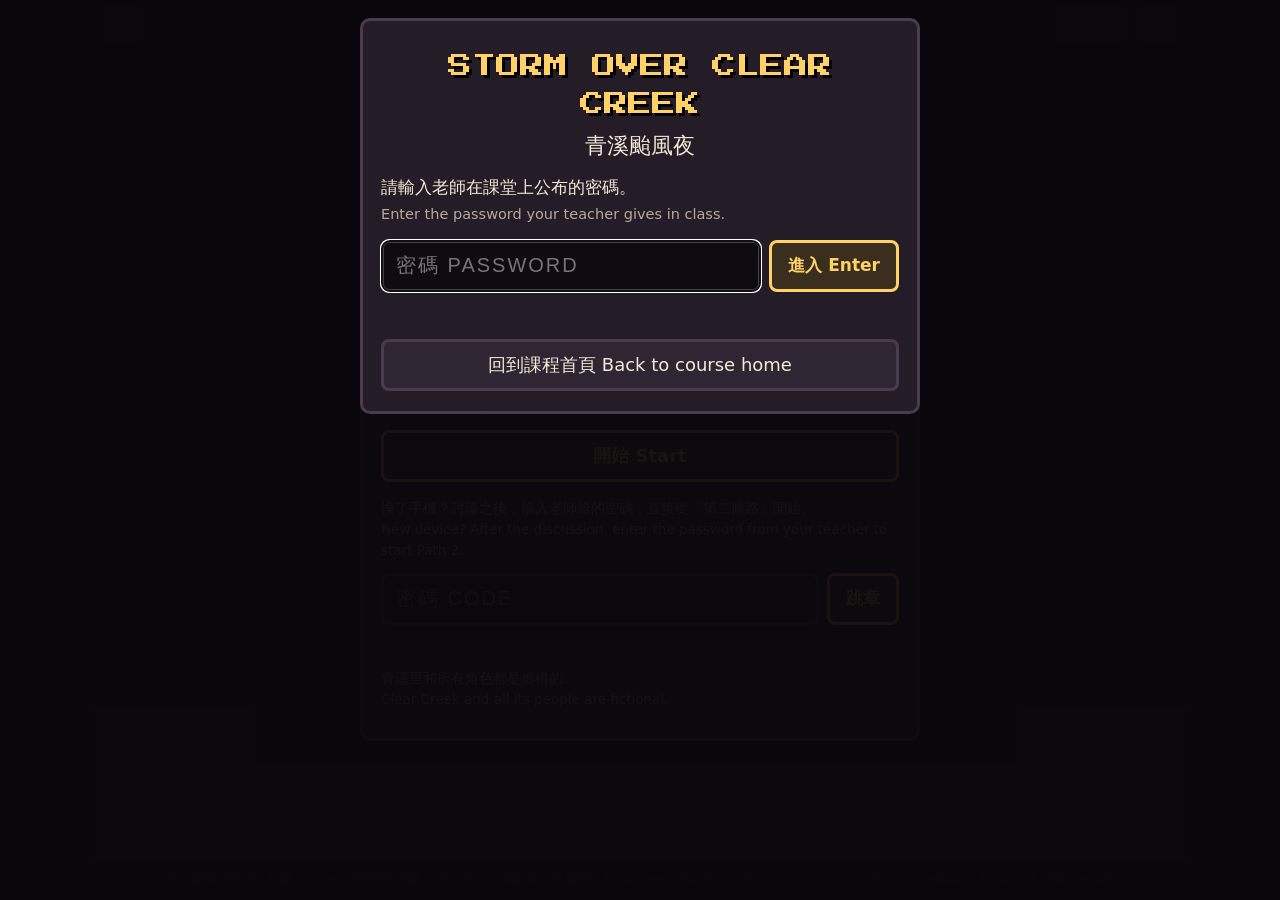
<file: games/storm-creek/index.html>
<!doctype html>
<html lang="zh-Hant-TW">
<head>
<meta charset="utf-8">
<meta name="viewport" content="width=device-width, initial-scale=1, maximum-scale=1, viewport-fit=cover">
<meta name="theme-color" content="#0f0c11">
<title>青溪颱風夜 Storm Over Clear Creek</title>
<meta name="description" content="A typhoon adventure about community work: map a village's hidden assets, lead a rescue on typhoon night, and win the town hall.">
<link rel="icon" href="data:image/svg+xml,%3Csvg xmlns='http://www.w3.org/2000/svg' viewBox='0 0 8 8' shape-rendering='crispEdges'%3E%3Crect width='8' height='8' fill='%230f0c11'/%3E%3Crect x='3' y='0' width='2' height='1' fill='%23ad9f90'/%3E%3Crect x='2' y='1' width='4' height='5' fill='%23e07a5f'/%3E%3Crect x='3' y='2' width='2' height='3' fill='%23ffd166'/%3E%3Crect x='0' y='7' width='8' height='1' fill='%2358a0d6'/%3E%3C/svg%3E">
<link rel="preconnect" href="https://fonts.googleapis.com">
<link rel="preconnect" href="https://fonts.gstatic.com" crossorigin>
<link href="https://fonts.googleapis.com/css2?family=Press+Start+2P&display=swap" rel="stylesheet">
<link rel="stylesheet" href="../engine/engine.css">
<style>
  #gate { z-index: 80; }
  #gate .logo { margin-bottom: 4px; }
  #gate input { text-transform: uppercase; }
  .gameover { font: clamp(26px, 8vw, 48px)/1.3 "Press Start 2P", monospace; color: #ff5d5d; text-align: center; margin: 6px 0 14px; text-shadow: 4px 4px 0 #000; }
  #ovPause.over .card { border-color: #ff5d5d; }
  #ovPause.over .pausehead { display: none; }
</style>
</head>
<body>
<div class="ov show" id="gate" role="dialog" aria-modal="true" aria-labelledby="gateHead">
  <div class="card">
    <div class="logo" id="gateHead">STORM OVER CLEAR CREEK</div>
    <p class="zh">青溪颱風夜</p>
    <p>請輸入老師在課堂上公布的密碼。<br><span class="en">Enter the password your teacher gives in class.</span></p>
    <div class="code"><input id="gateInput" autocomplete="off" autocapitalize="characters" spellcheck="false" placeholder="密碼 Password" aria-label="密碼 Password"><button id="gateOk" type="button">進入 Enter</button></div>
    <div class="fb" id="gateFb" aria-live="polite"></div>
    <a class="big alt" href="../../">回到課程首頁 Back to course home</a>
  </div>
</div>
<div id="app">
  <div id="bar">
    <a class="iconbtn" href="../../" aria-label="回到課程首頁 Back to course home">⌂</a>
    <div id="goal" aria-live="polite"></div>
    <button class="iconbtn" id="notesBtn" type="button" aria-label="筆記本 Notebook">📖<span class="count">0</span></button>
    <button class="iconbtn" id="muteBtn" type="button" aria-label="聲音 Sound">🔊</button>
  </div>
  <div id="view">
    <canvas id="map" aria-label="遊戲畫面 Game map"></canvas>
    <div id="rain" aria-hidden="true"></div>
    <div id="toast" role="status"></div>
    <div id="chooser" class="hidden" role="dialog" aria-label="選擇 Choose"><p class="ask">你會怎麼說？ Choose one:</p><div class="choices"></div></div>
  </div>
  <div id="dlg" class="idle noPor" aria-live="polite">
    <canvas class="por" aria-hidden="true"></canvas>
    <div class="txt"><div class="who"></div><div class="say"></div></div>
    <div class="more hidden">▼</div>
  </div>
  <div id="pad">
    <div class="dpad">
      <button class="u" data-dir="up" aria-label="上 Up">▲</button>
      <button class="l" data-dir="left" aria-label="左 Left">◀</button>
      <button class="r" data-dir="right" aria-label="右 Right">▶</button>
      <button class="d" data-dir="down" aria-label="下 Down">▼</button>
    </div>
    <button id="btnA" type="button">A<small>說話 / 下一句</small></button>
  </div>
  <div id="keys">方向鍵或 WASD 走路 · Enter / 空白鍵 說話、下一句 · N 筆記本 · M 聲音　|　Arrows / WASD walk · Enter / Space talk · N notebook · M sound · 8BitDo OK</div>
</div>

<div class="titlecard" id="titlecard"><div><h1></h1><p></p></div></div>

<div class="ov" id="ovTitle">
  <div class="card">
    <div class="logo">STORM OVER CLEAR CREEK</div>
    <p class="zh">青溪颱風夜</p>
    <p>一堂聽不懂的英文課、一場颱風、一次停電……醒來時，你站在一個山村的公車站。只有新來的社工小安看得到你。</p>
    <p class="en">A hard lecture in English, a typhoon, a blackout... and you wake up at a bus stop in a mountain village. Only Xiao An, the new social worker, can see you.</p>
    <p class="small"><b>一個人玩</b>：手機或電腦。<b>兩人投影</b>：一人用 8BitDo 或鍵盤操作，一人唸出對話、負責答題。<b>兩人一支手機</b>：一人操作、一人唸對話，每一段交換。<br>
      <b>Solo</b> on a phone or computer · <b>Duo on a projector</b>: one drives (8BitDo or keyboard), one reads aloud and answers · <b>Duo on one phone</b>: one taps, one reads; swap often.</p>
    <button class="big" id="btnStart" type="button">開始 Start</button>
    <button class="big alt hidden" id="btnContinue" type="button">繼續上次進度 Continue</button>
    <p class="small" style="margin-top:16px">換了手機？討論之後，輸入老師給的密碼，直接從「第二條路」開始。<br>New device? After the discussion, enter the password from your teacher to start Path 2.</p>
    <div class="code"><input id="jumpInput" autocomplete="off" autocapitalize="characters" spellcheck="false" placeholder="密碼 Code" aria-label="密碼 Code"><button id="jumpOk" type="button">跳章</button></div>
    <div class="fb" id="jumpFb"></div>
    <p class="small">青溪里和所有角色都是虛構的。<br>
      Clear Creek and all its people are fictional.</p>
  </div>
</div>

<div class="ov" id="ovQuiz" role="dialog" aria-modal="true" aria-labelledby="quizQ">
  <div class="card">
    <p class="small" id="quizTag"></p>
    <h2 id="quizQ"></h2>
    <div class="opts" id="quizOpts"></div>
    <div class="fb" id="quizFb" aria-live="polite"></div>
    <button class="big hidden" id="quizNext" type="button">繼續 Continue</button>
  </div>
</div>

<div class="ov" id="ovPause" role="dialog" aria-modal="true" aria-labelledby="pauseHead">
  <div class="card">
    <div class="pausehead" id="pauseHead"></div>
    <div class="task" id="pauseTask"></div>
    <div class="opts zh" id="pauseOpts"></div>
    <div class="code" id="pauseCode"><input id="pauseInput" autocomplete="off" autocapitalize="characters" spellcheck="false" placeholder="密碼 Code" aria-label="密碼 Code"><button id="pauseOk" type="button">確認</button></div>
    <div class="fb" id="pauseFb" aria-live="polite"></div>
    <div class="timer" id="pauseTimer"></div>
    <button class="big hidden" id="pauseGo" type="button">繼續 Continue</button>
  </div>
</div>

<div class="ov" id="ovNotes" role="dialog" aria-modal="true" aria-labelledby="notesHead">
  <div class="card">
    <h2 id="notesHead">📖 筆記本 Notebook <span class="small" id="notesCount"></span></h2>
    <p class="small">遊戲中學到的社區工作名詞。 Community-work terms from the story.</p>
    <ul class="notes" id="notesList"></ul>
    <button class="big" id="notesClose" type="button">關閉 Close</button>
  </div>
</div>

<div class="ov" id="ovEnd">
  <div class="card">
    <div class="logo">THE END</div>
    <p class="zh">青溪颱風夜 — 完</p>
    <p id="endStats"></p>
    <button class="big" id="endNotes" type="button">📖 打開筆記本 Notebook</button>
    <button class="big alt" id="endAgain" type="button">再玩一次 Play again</button>
    <a class="big alt" href="../../">回到課程首頁 Back to course home</a>
    <p class="credit">像素美術 Pixel art by Kenney (kenney.nl), CC0 · 小溪、橋與茶園圖塊為本站繪製</p>
  </div>
</div>

<script>
/* Opening password. Change GATE_PASSWORD before class; it is not secret from anyone who reads this file. */
(() => {
  const GATE_PASSWORD = 'TYPHOON';
  const KEY = 'storm-creek:gate';
  const gate = document.getElementById('gate'), inp = document.getElementById('gateInput'), fb = document.getElementById('gateFb');
  let ok = false;
  try { ok = localStorage.getItem(KEY) === GATE_PASSWORD; } catch (e) {}
  if (ok) { gate.classList.remove('show'); return; }
  const check = () => {
    if (inp.value.trim().toUpperCase() === GATE_PASSWORD.toUpperCase()) {
      try { localStorage.setItem(KEY, GATE_PASSWORD); } catch (e) {}
      gate.classList.remove('show');
      document.getElementById('btnStart').focus();
    } else { fb.className = 'fb no'; fb.textContent = '密碼不對。請等老師公布密碼。 Wrong password. Please wait for your teacher.'; inp.select(); }
  };
  document.getElementById('gateOk').addEventListener('click', check);
  inp.addEventListener('keydown', e => { if (e.key === 'Enter') { e.preventDefault(); check(); } });
  setTimeout(() => inp.focus(), 50);
})();
</script>
<script src="data.js"></script>
<script src="../engine/engine.js"></script>
</body>
</html>
</file>
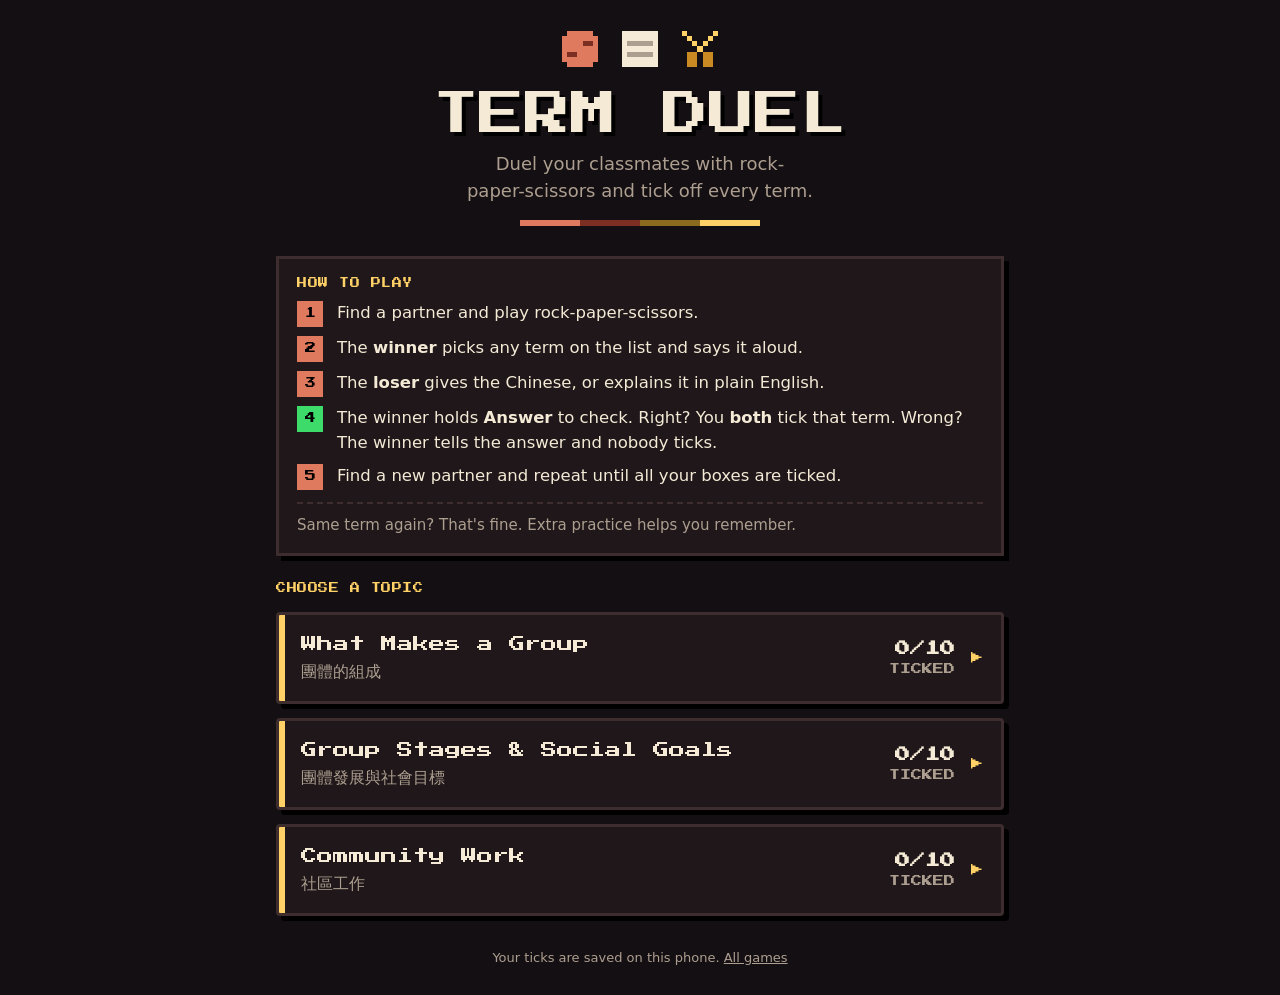
<file: games/term-duel/index.html>
<!doctype html>
<html lang="en">
<head>
<meta charset="utf-8">
<meta name="viewport" content="width=device-width, initial-scale=1, viewport-fit=cover">
<title>Term Duel</title>
<meta name="description" content="A whole-class vocabulary game: rock-paper-scissors duels, tick off every term on your own phone.">
<link rel="preconnect" href="https://fonts.googleapis.com">
<link rel="preconnect" href="https://fonts.gstatic.com" crossorigin>
<link href="https://fonts.googleapis.com/css2?family=Press+Start+2P&display=swap" rel="stylesheet">
<style>
  :root {
    --bg: #140f12; --panel: #1f1719; --panel2: #2a1f22; --line: #3d2d2f;
    --lo: #e07a5f; --ro: #ffd166; --cream: #f4ead6; --mut: #ad9f90;
    --tick: #3ddc6a; --tick-dark: #0f3a1d; --warn: #ff5d5d;
    --pixel: "Press Start 2P", ui-monospace, monospace;
    --body: system-ui, -apple-system, "Segoe UI", Roboto, "Noto Sans TC", "PingFang TC", "Microsoft JhengHei", sans-serif;
    --gutter: max(16px, env(safe-area-inset-left));
  }
  * { box-sizing: border-box; }
  html { -webkit-text-size-adjust: 100%; }
  html, body { margin: 0; min-height: 100%; }
  body { background: var(--bg); color: var(--cream); font: 18px/1.5 var(--body);
    -webkit-tap-highlight-color: transparent; }
  button { font: inherit; color: inherit; cursor: pointer; }
  [hidden] { display: none !important; }

  .wrap { max-width: 760px; margin: 0 auto;
    padding: max(18px, env(safe-area-inset-top)) var(--gutter) max(28px, env(safe-area-inset-bottom));
    min-height: 100vh; min-height: 100dvh; display: flex; flex-direction: column; }

  .btn { font: 13px/1.4 var(--pixel); background: var(--cream); color: var(--bg); border: 0;
    padding: 16px 20px 14px; min-height: 52px; box-shadow: 5px 5px 0 #000; border-radius: 2px;
    display: inline-flex; align-items: center; justify-content: center; gap: 10px; }
  .btn:active { transform: translate(4px, 4px); box-shadow: 1px 1px 0 #000; }
  .btn.ghost { background: var(--panel); color: var(--cream); border: 3px solid var(--line); }
  .btn.danger { background: var(--warn); color: #000; }
  .btn:focus-visible { outline: 4px solid var(--ro); outline-offset: 3px; }
  .rule { display: flex; height: 6px; max-width: 240px; margin: 16px auto; }
  .rule span { flex: 1; }
  .rule span:nth-child(1) { background: var(--lo); } .rule span:nth-child(2) { background: #7a2f22; }
  .rule span:nth-child(3) { background: #8a6a1f; } .rule span:nth-child(4) { background: var(--ro); }

  /* ================= MENU ================= */
  #menu { flex: 1; display: flex; flex-direction: column; gap: 6px; }
  #menu header { text-align: center; padding-top: 8px; }
  .logo { display: flex; justify-content: center; gap: 14px; margin-bottom: 14px; }
  .logo svg { width: 46px; height: 46px; image-rendering: pixelated; }
  #menu h1 { font: clamp(26px, 7vw, 46px)/1.3 var(--pixel); margin: 0; text-shadow: 4px 4px 0 #000; }
  #menu .sub { color: var(--mut); margin: 4px auto 0; max-width: 36ch; text-wrap: balance; }

  .how { margin: 8px 0 18px; padding: 16px 18px; background: var(--panel); border: 3px solid var(--line);
    box-shadow: 5px 5px 0 #000; }
  .how h2, .label { font: 10px/1.6 var(--pixel); color: var(--ro); margin: 0 0 10px; letter-spacing: .5px; }
  .how ol { margin: 0; padding: 0; list-style: none; display: grid; gap: 9px; counter-reset: s; font-size: 16.5px; }
  .how li { display: grid; grid-template-columns: 30px 1fr; gap: 10px; align-items: start; counter-increment: s; }
  .how li::before { content: counter(s); font: 11px/26px var(--pixel); text-align: center; width: 26px; height: 26px;
    background: var(--lo); color: #000; }
  .how li.ok::before { background: var(--tick); }
  .how .tip { margin: 12px 0 0; font-size: 15px; color: var(--mut); border-top: 2px dashed var(--line); padding-top: 10px; }

  .banks { display: grid; gap: 14px; }
  .bank { text-align: left; display: flex; gap: 16px; align-items: center; width: 100%; min-height: 92px;
    padding: 16px 18px; background: var(--panel); border: 3px solid var(--line); border-radius: 4px;
    box-shadow: 5px 5px 0 #000; position: relative; overflow: hidden; }
  .bank::before { content: ""; position: absolute; left: 0; top: 0; bottom: 0; width: 6px; background: var(--ro); }
  .bank.done::before { background: var(--tick); }
  .bank:active { transform: translate(4px, 4px); box-shadow: 1px 1px 0 #000; }
  .bank:focus-visible { outline: none; border-color: var(--ro); }
  @media (hover: hover) { .bank:hover { border-color: #4a4e68; } }
  .bank .txt { flex: 1; min-width: 0; padding-left: 4px; }
  .bank .t { font: clamp(13px, 3.4vw, 16px)/1.5 var(--pixel); display: block; }
  .bank .zh { color: var(--mut); font-size: 16px; display: block; margin-top: 4px; }
  .bank .prog { flex: 0 0 auto; text-align: right; font: 11px/1.6 var(--pixel); color: var(--mut); }
  .bank .prog b { display: block; font-size: 15px; color: var(--cream); }
  .bank.done .prog b { color: var(--tick); }
  .bank .go { font: 12px var(--pixel); color: var(--ro); }

  footer.note { margin-top: auto; padding-top: 26px; font-size: 13px; color: var(--mut); text-align: center; }
  footer.note a { color: var(--mut); }

  /* ================= DUEL ================= */
  #duel { flex: 1; display: flex; flex-direction: column; gap: 14px; }
  .topbar { display: flex; align-items: center; gap: 12px; }
  .back { flex: 0 0 auto; width: 52px; height: 52px; display: grid; place-items: center; background: var(--panel);
    border: 3px solid var(--line); box-shadow: 4px 4px 0 #000; font: 14px var(--pixel); }
  .back:active { transform: translate(3px, 3px); box-shadow: 1px 1px 0 #000; }
  .back:focus-visible { outline: 3px solid var(--ro); }
  .topbar h1 { flex: 1; min-width: 0; margin: 0; font: clamp(11px, 3.2vw, 15px)/1.5 var(--pixel); }
  .count { flex: 0 0 auto; font: clamp(16px, 4.6vw, 22px) var(--pixel); color: var(--tick); white-space: nowrap; }
  .count small { color: var(--mut); font-size: .65em; }

  .bar { display: flex; gap: 4px; }
  .bar i { flex: 1; height: 12px; background: var(--panel2); border: 2px solid var(--line); transition: background .2s; }
  .bar i.on { background: var(--tick); border-color: var(--tick); }

  .hint { margin: 0; font-size: 15px; color: var(--mut); display: flex; flex-wrap: wrap; gap: 4px 18px; }
  .hint b { color: var(--cream); font-weight: 600; }

  .terms { list-style: none; margin: 0; padding: 0; display: grid; gap: 10px; }
  .term { background: var(--panel); border: 3px solid var(--line); border-radius: 4px; box-shadow: 4px 4px 0 #000;
    transition: border-color .15s, background .15s; }
  .term.ticked { border-color: var(--tick); background: linear-gradient(90deg, rgba(61,220,106,.13), rgba(61,220,106,.04)); }
  .term .row { display: flex; align-items: stretch; }
  .tickbtn { flex: 1; min-width: 0; display: flex; align-items: center; gap: 14px; text-align: left; background: none;
    border: 0; padding: 12px 10px 12px 14px; min-height: 68px;
    -webkit-user-select: none; user-select: none; -webkit-touch-callout: none; touch-action: manipulation; }
  .tickbtn:focus-visible { outline: 3px solid var(--ro); outline-offset: -3px; }
  .box { flex: 0 0 auto; width: 36px; height: 36px; border: 3px solid var(--mut); background: var(--bg);
    display: grid; place-items: center; position: relative; }
  .box svg { width: 26px; height: 26px; opacity: 0; transform: scale(.4); transition: opacity .12s, transform .18s; }
  .term.ticked .box { border-color: var(--tick); background: var(--tick); }
  .term.ticked .box svg { opacity: 1; transform: scale(1); }
  .term.pop .box { animation: pop .35s; }
  @keyframes pop { 40% { transform: scale(1.25); } }
  .holdring { position: absolute; inset: -6px; border: 3px solid var(--warn); opacity: 0; clip-path: inset(0 100% 0 0); }
  .term.unholding .holdring { opacity: 1; animation: wipe var(--hold, 700ms) linear forwards; }
  @keyframes wipe { to { clip-path: inset(0 0 0 0); } }
  .en { display: block; font-size: clamp(17px, 4.3vw, 21px); font-weight: 650; line-height: 1.3; }
  .num { font: 10px var(--pixel); color: var(--mut); display: block; margin-bottom: 4px; }
  .term.ticked .num { color: var(--tick); }

  .ans { flex: 0 0 auto; width: 92px; border: 0; border-left: 3px solid var(--line); background: var(--panel2);
    display: flex; flex-direction: column; align-items: center; justify-content: center; gap: 6px; padding: 8px 4px;
    font: 8px/1.4 var(--pixel); color: var(--ro); text-align: center;
    -webkit-user-select: none; user-select: none; -webkit-touch-callout: none; touch-action: none; }
  .ans svg { width: 26px; height: 26px; }
  .ans:focus-visible { outline: 3px solid var(--ro); outline-offset: -3px; }
  .term.showing .ans { background: var(--ro); color: #000; }
  .reveal { display: none; border-top: 3px dashed var(--ro); padding: 14px 16px 16px; background: #1a1708; }
  .term.showing .reveal { display: block; }
  .reveal .zh { font-size: clamp(24px, 6.4vw, 32px); font-weight: 700; color: var(--ro); line-height: 1.3; margin: 0 0 6px; }
  .reveal .def { margin: 0; font-size: clamp(16px, 4vw, 18px); color: var(--cream); }

  .toast { position: fixed; left: 50%; bottom: max(22px, env(safe-area-inset-bottom)); transform: translate(-50%, 20px);
    background: var(--cream); color: var(--bg); padding: 12px 18px; font-size: 15px; font-weight: 600; box-shadow: 4px 4px 0 #000;
    opacity: 0; pointer-events: none; transition: opacity .2s, transform .2s; max-width: calc(100% - 32px); text-align: center; z-index: 30; }
  .toast.on { opacity: 1; transform: translate(-50%, 0); }

  .tools { display: flex; justify-content: space-between; gap: 12px; flex-wrap: wrap; margin-top: 8px; }

  /* ================= FINISH ================= */
  #finish { position: fixed; inset: 0; z-index: 20; background: #22c55e; color: #000; display: flex; overflow-y: auto; }
  #finish .in { margin: auto; padding: 32px var(--gutter); text-align: center; display: flex; flex-direction: column; align-items: center; gap: 10px; }
  #finish .stars { display: flex; gap: 10px; justify-content: center; }
  #finish .stars i { width: 16px; height: 16px; background: #000; transform: rotate(45deg); }
  #finish h2 { font: clamp(34px, 10vw, 84px)/1.2 var(--pixel); margin: 16px 0 0; text-shadow: 5px 5px 0 rgba(0,0,0,.25); }
  #finish .zhbig { font-size: clamp(44px, 13vw, 104px); font-weight: 900; line-height: 1.1; margin: 0; }
  #finish .bankname { font: clamp(11px, 3vw, 15px)/1.6 var(--pixel); margin: 10px 0 2px; }
  #finish .ten { font: clamp(20px, 6vw, 40px) var(--pixel); margin: 4px 0 18px; }
  #finish .acts { display: flex; flex-wrap: wrap; gap: 14px; justify-content: center; }
  #finish .btn { background: #000; color: #fff; box-shadow: 5px 5px 0 rgba(0,0,0,.3); }
  #finish .btn.ghost { background: transparent; color: #000; border-color: #000; }
  #finish .btn:focus-visible { outline-color: #fff; }

  /* ================= CONFIRM ================= */
  #confirm { position: fixed; inset: 0; z-index: 40; background: rgba(0,0,0,.75); display: grid; place-items: center; padding: var(--gutter); }
  #confirm .box2 { background: var(--panel); border: 3px solid var(--warn); box-shadow: 6px 6px 0 #000; padding: 22px; max-width: 420px; }
  #confirm h2 { font: 12px/1.6 var(--pixel); color: var(--warn); margin: 0 0 10px; }
  #confirm p { margin: 0 0 18px; }
  #confirm .acts { display: flex; gap: 12px; flex-wrap: wrap; justify-content: flex-end; }

  @media (prefers-reduced-motion: reduce) {
    *, *::before { animation: none !important; transition: none !important; }
    .term.unholding .holdring { clip-path: none; }
  }
  @media (max-width: 420px) {
    .ans { width: 76px; }
    .tickbtn { gap: 12px; padding-left: 12px; }
    .how { padding: 14px; }
  }
</style>
</head>
<body>
<div class="wrap">

  <!-- ================= MENU ================= -->
  <section id="menu">
    <header>
      <div class="logo" aria-hidden="true">
        <!-- pixel rock / paper / scissors (original) -->
        <svg viewBox="0 0 9 9" shape-rendering="crispEdges"><path fill="#e07a5f" d="M2 1h5v1H2zM1 2h7v5H1zM2 7h5v1H2z"/><path fill="#7a2f22" d="M2 5h2v1H2zM5 3h2v1H5z"/></svg>
        <svg viewBox="0 0 9 9" shape-rendering="crispEdges"><path fill="#f4ead6" d="M1 1h7v7H1z"/><path fill="#ad9f90" d="M2 3h5v1H2zM2 5h5v1H2z"/></svg>
        <svg viewBox="0 0 9 9" shape-rendering="crispEdges"><path fill="#ffd166" d="M1 1h1v1H1zM7 1h1v1H7zM2 2h1v1H2zM6 2h1v1H6zM3 3h1v1H3zM5 3h1v1H5zM4 4h1v1H4z"/><path fill="#c98a24" d="M2 5h2v3H2zM5 5h2v3H5z"/></svg>
      </div>
      <h1>TERM DUEL</h1>
      <p class="sub">Duel your classmates with rock-paper-scissors and tick off every term.</p>
      <div class="rule" aria-hidden="true"><span></span><span></span><span></span><span></span></div>
    </header>

    <div class="how">
      <h2>HOW TO PLAY</h2>
      <ol>
        <li><span>Find a partner and play rock-paper-scissors.</span></li>
        <li><span>The <b>winner</b> picks any term on the list and says it aloud.</span></li>
        <li><span>The <b>loser</b> gives the Chinese, or explains it in plain English.</span></li>
        <li class="ok"><span>The winner holds <b>Answer</b> to check. Right? You <b>both</b> tick that term. Wrong? The winner tells the answer and nobody ticks.</span></li>
        <li><span>Find a new partner and repeat until all your boxes are ticked.</span></li>
      </ol>
      <p class="tip">Same term again? That's fine. Extra practice helps you remember.</p>
    </div>

    <h2 class="label">CHOOSE A TOPIC</h2>
    <div class="banks" id="banks"></div>

    <footer class="note">Your ticks are saved on this phone. <a href="../../">All games</a></footer>
  </section>

  <!-- ================= DUEL ================= -->
  <section id="duel" hidden>
    <div class="topbar">
      <button class="back" id="backBtn" aria-label="Back to topics">◀</button>
      <h1 id="duelTitle"></h1>
      <div class="count" id="count" aria-live="polite"></div>
    </div>
    <div class="bar" id="bar" aria-hidden="true"></div>
    <p class="hint"><span><b>Tap</b> a term to tick it.</span><span><b>Hold Answer</b> to check.</span><span><b>Hold</b> a ticked term to untick.</span></p>
    <ul class="terms" id="terms"></ul>
    <div class="tools">
      <button class="btn ghost" id="menuBtn">◀ TOPICS</button>
      <button class="btn ghost" id="resetBtn">START OVER</button>
    </div>
  </section>
</div>

<!-- ================= FINISH ================= -->
<section id="finish" hidden aria-live="assertive">
  <div class="in">
    <div class="stars" aria-hidden="true"><i></i><i></i><i></i></div>
    <h2>FINISHED!</h2>
    <p class="zhbig" lang="zh-Hant">完成！</p>
    <p class="bankname" id="finName"></p>
    <p class="ten" id="finCount"></p>
    <div class="acts">
      <button class="btn" id="finMenu">◀ TOPICS</button>
      <button class="btn ghost" id="finKeep">KEEP PRACTISING</button>
      <button class="btn ghost" id="finReset">START OVER</button>
    </div>
  </div>
</section>

<!-- ================= CONFIRM ================= -->
<div id="confirm" hidden role="dialog" aria-modal="true" aria-labelledby="cfTitle">
  <div class="box2">
    <h2 id="cfTitle">START OVER?</h2>
    <p>This clears all your ticks for this topic.</p>
    <div class="acts">
      <button class="btn ghost" id="cfNo">CANCEL</button>
      <button class="btn danger" id="cfYes">CLEAR TICKS</button>
    </div>
  </div>
</div>

<div class="toast" id="toast" role="status"></div>

<script>
/* =====================================================================
   WORD BANKS — edit here to add or change topics.
   ---------------------------------------------------------------------
   Copy a whole { ... } block, give it a new short "id" (letters, numbers,
   dashes; used in the link, e.g. .../games/term-duel/#group-basics), a "title",
   an optional "zh" subtitle, and its "terms". Each term needs:
     en  – the English term students say aloud
     zh  – the Chinese term (hidden until "Answer" is held)
     def – a short plain-English explanation (also hidden until held)
   Any number of terms works; 10 fits one round well.
   Changing a term's English wording resets that one tick on students'
   phones (ticks are remembered by the English term).
   ===================================================================== */
const WORD_BANKS = [
  {
    id: "group-basics",
    title: "What Makes a Group",
    zh: "團體的組成",
    terms: [
      { en: "Collectivity", zh: "集合體",
        def: "People who just happen to be in the same place, with no interaction and no shared goal, like strangers waiting in a line." },
      { en: "Formed group", zh: "組成團體",
        def: "A group that a worker or agency puts together on purpose, unlike a natural group that forms by itself." },
      { en: "Closed group", zh: "封閉式團體",
        def: "A group that stops taking new members after it starts, so members have time to build trust." },
      { en: "Screening", zh: "篩選",
        def: "Talking with each person before the group starts, to learn what they need and whether the group fits them." },
      { en: "Homogeneity", zh: "同質性",
        def: "How similar the members are. Too similar and they learn little that is new; too different and it is hard to understand each other." },
      { en: "Common goal", zh: "共同目標",
        def: "Something all the members want to achieve together. One of the signs of a real group." },
      { en: "Interaction", zh: "互動",
        def: "Members talk, respond and influence one another. Another sign of a real group." },
      { en: "Identification", zh: "認同",
        def: "Members feel \"I belong to this group.\" Another sign of a real group." },
      { en: "Confidentiality", zh: "保密",
        def: "Private things that members share in the group stay in the group." },
      { en: "Self-determination", zh: "自決",
        def: "Members have the right to make decisions for themselves and their group. The worker does not decide for them." }
    ]
  },
  {
    id: "group-stages",
    title: "Group Stages & Social Goals",
    zh: "團體發展與社會目標",
    terms: [
      { en: "Convening", zh: "聚集期",
        def: "The first stage: members are strangers, careful, and checking whether the group is safe." },
      { en: "Formation", zh: "形成期",
        def: "Members start to take roles and agree on rules and ways of working together." },
      { en: "Conflict", zh: "衝突期",
        def: "Members argue, compete for power and disagree. This is normal, not a sign that the group has failed." },
      { en: "Maintenance", zh: "維持期",
        def: "Members trust each other, work well together and support one another." },
      { en: "Termination", zh: "結束期",
        def: "The group ends: members look back, say goodbye and take what they learned with them." },
      { en: "Socialization", zh: "社會化",
        def: "Learning in a group how to get along with others, express yourself and follow shared rules." },
      { en: "Problem-solving", zh: "問題解決",
        def: "The group works out what causes a problem and finds ways to solve it together." },
      { en: "Social action", zh: "社會行動",
        def: "People act together to change the policies or systems that cause a problem." },
      { en: "Social goals model", zh: "社會目標模式",
        def: "A model of group work in which members learn democracy and civic responsibility and work together for social change (Papell & Rothman)." },
      { en: "Enabler", zh: "使能者",
        def: "The worker's role in the social goals model: helping members find their own strength instead of deciding for them." }
    ]
  },
  {
    id: "community-work",
    title: "Community Work",
    zh: "社區工作",
    terms: [
      { en: "Community", zh: "社區",
        def: "A group of people connected by a place, by interacting with each other, and by a feeling that \"this is where I belong.\"" },
      { en: "Need-based community development (NBCD)", zh: "以需求為基礎的社區發展",
        def: "Starts from what a community lacks. Outside experts find the problems and bring in help from the top down." },
      { en: "Asset-based community development (ABCD)", zh: "以資產為基礎的社區發展",
        def: "Starts from what a community already has: skilled people, groups, places, culture. Change grows from the inside out." },
      { en: "Cycle of dependency", zh: "依賴循環",
        def: "When residents only receive outside help, they come to depend on it, and when the help stops, nothing is left." },
      { en: "Community participation", zh: "社區參與",
        def: "Residents take part in discussing, deciding and acting on their community's issues." },
      { en: "Community self-determination", zh: "社區自決",
        def: "The community makes its own decisions. The worker advises but does not decide for them." },
      { en: "Community capacity building", zh: "社區能力建構",
        def: "Helping residents and groups build skills, so the whole community gets better at solving its own problems." },
      { en: "Locality development", zh: "地方發展",
        def: "One of Rothman's three models: residents work together and decide together, building the community's ability to help itself." },
      { en: "Social planning", zh: "社會計畫",
        def: "One of Rothman's three models: experts collect and analyze data to plan the best solution to a specific problem." },
      { en: "Social action", zh: "社會行動",
        def: "One of Rothman's three models: people organize to change who has power and how resources are shared." }
    ]
  }
];
/* ===================== end of word banks ===================== */

const $ = id => document.getElementById(id);
const esc = s => String(s ?? '').replace(/[&<>"']/g, c => ({ '&': '&amp;', '<': '&lt;', '>': '&gt;', '"': '&quot;', "'": '&#39;' }[c]));
const HOLD_MS = 700;
document.documentElement.style.setProperty('--hold', HOLD_MS + 'ms');

/* ---------- saved ticks (per topic, on this device only) ---------- */
const KEY = id => 'introsw-termduel:' + id;
function loadTicks(bank) {
  try {
    const saved = JSON.parse(localStorage.getItem(KEY(bank.id)) || '[]');
    const valid = new Set(bank.terms.map(t => t.en));
    return new Set(Array.isArray(saved) ? saved.filter(en => valid.has(en)) : []);
  } catch (e) { return new Set(); }
}
function saveTicks(bank, set) {
  try { localStorage.setItem(KEY(bank.id), JSON.stringify([...set])); } catch (e) {}
}

/* ---------- sounds: generated in the browser (no audio files); browsers allow them after the first tap ---------- */
let AC = null;
function audio() {
  if (!AC) { try { AC = new (window.AudioContext || window.webkitAudioContext)(); } catch (e) { AC = null; } }
  if (AC && AC.state === 'suspended') AC.resume();
  return AC;
}
document.addEventListener('pointerdown', audio, { once: true });
function tone(freq, at, dur, vol, type) {
  const o = AC.createOscillator(), g = AC.createGain();
  o.type = type || 'square'; o.frequency.value = freq;
  g.gain.setValueAtTime(0, at); g.gain.linearRampToValueAtTime(vol, at + .01); g.gain.exponentialRampToValueAtTime(.0005, at + dur);
  o.connect(g); g.connect(AC.destination); o.start(at); o.stop(at + dur + .05);
}
function play(name) {
  if (!audio()) return;
  const t = AC.currentTime + .02;
  if (name === 'wow') { tone(784, t, .09, .06); tone(1175, t + .07, .16, .06); }
  if (name === 'win') { [523, 659, 784, 1047, 784, 1047].forEach((f, i) => tone(f, t + i * .11, i === 5 ? .5 : .16, .06)); tone(262, t, .7, .05, 'triangle'); }
}
function stopSounds() { /* generated sounds are short; nothing to stop */ }

function buzz(ms) { try { navigator.vibrate && navigator.vibrate(ms); } catch (e) {} }

let toastTimer;
function toast(msg) {
  const t = $('toast'); t.textContent = msg; t.classList.add('on');
  clearTimeout(toastTimer); toastTimer = setTimeout(() => t.classList.remove('on'), 1800);
}

/* ================= MENU ================= */
function renderMenu() {
  const wrap = $('banks'); wrap.innerHTML = '';
  for (const bank of WORD_BANKS) {
    const n = loadTicks(bank).size, total = bank.terms.length, done = n >= total;
    const b = document.createElement('button');
    b.className = 'bank' + (done ? ' done' : '');
    b.innerHTML = `<span class="txt"><span class="t">${esc(bank.title)}</span>${bank.zh ? `<span class="zh" lang="zh-Hant">${esc(bank.zh)}</span>` : ''}</span>
      <span class="prog"><b>${n}/${total}</b>${done ? 'DONE' : 'TICKED'}</span><span class="go" aria-hidden="true">▶</span>`;
    b.setAttribute('aria-label', `${bank.title}: ${n} of ${total} ticked`);
    b.addEventListener('click', () => go(bank.id));
    wrap.appendChild(b);
  }
}

/* ================= DUEL ================= */
let cur = null, ticks = new Set();

function openBank(bank) {
  cur = bank; ticks = loadTicks(bank);
  $('duelTitle').textContent = bank.title;
  const list = $('terms'); list.innerHTML = '';
  $('bar').innerHTML = bank.terms.map(() => '<i></i>').join('');
  bank.terms.forEach((t, i) => {
    const li = document.createElement('li');
    li.className = 'term';
    li.innerHTML = `
      <div class="row">
        <button class="tickbtn" aria-pressed="false">
          <span class="box" aria-hidden="true"><span class="holdring"></span>
            <svg viewBox="0 0 24 24"><path d="M3.5 12.5l5.5 5.5L21 6" fill="none" stroke="#000" stroke-width="4.5" stroke-linecap="square"/></svg></span>
          <span><span class="num">${String(i + 1).padStart(2, '0')}</span><span class="en">${esc(t.en)}</span></span>
        </button>
        <button class="ans" aria-label="Hold to show the answer for ${esc(t.en)}">
          <svg viewBox="0 0 9 9" shape-rendering="crispEdges" aria-hidden="true"><path fill="currentColor" d="M3 2h3v1H3zM1 3h2v1H1zM6 3h2v1H6zM0 4h1v1H0zM8 4h1v1H8zM1 5h2v1H1zM6 5h2v1H6zM3 6h3v1H3zM4 4h1v1H4z"/></svg>
          <span>HOLD<br>ANSWER</span>
        </button>
      </div>
      <div class="reveal" aria-live="polite">
        <p class="zh" lang="zh-Hant">${esc(t.zh)}</p>
        <p class="def">${esc(t.def)}</p>
      </div>`;
    wireTick(li, t);
    wireAnswer(li);
    list.appendChild(li);
  });
  refresh();
  $('menu').hidden = true; $('duel').hidden = false; $('finish').hidden = true;
  window.scrollTo(0, 0);
}

function refresh() {
  const total = cur.terms.length;
  [...$('terms').children].forEach((li, i) => {
    const on = ticks.has(cur.terms[i].en);
    li.classList.toggle('ticked', on);
    li.querySelector('.tickbtn').setAttribute('aria-pressed', on);
  });
  [...$('bar').children].forEach((el, i) => el.classList.toggle('on', i < ticks.size));
  $('count').innerHTML = `${ticks.size}<small>/${total}</small>`;
}

/* Tap an unticked term = tick it. Hold a ticked term = untick (prevents accidental unticks). */
function wireTick(li, term) {
  const btn = li.querySelector('.tickbtn');
  let timer = null, held = false;
  const cancelHold = () => { clearTimeout(timer); timer = null; li.classList.remove('unholding'); };

  btn.addEventListener('pointerdown', e => {
    if (e.button > 0) return;
    held = false;
    if (ticks.has(term.en)) {
      li.classList.add('unholding');
      timer = setTimeout(() => {
        held = true; cancelHold();
        ticks.delete(term.en); saveTicks(cur, ticks); refresh(); buzz(30);
        toast('Unticked');
      }, HOLD_MS);
    }
  });
  ['pointerup', 'pointerleave', 'pointercancel'].forEach(ev => btn.addEventListener(ev, cancelHold));
  btn.addEventListener('contextmenu', e => e.preventDefault());

  btn.addEventListener('click', () => {
    if (held) { held = false; return; }
    if (ticks.has(term.en)) { toast('Hold to untick'); return; }
    ticks.add(term.en); saveTicks(cur, ticks); refresh(); buzz(20);
    li.classList.remove('pop'); void li.offsetWidth; li.classList.add('pop');
    if (ticks.size >= cur.terms.length) { finish(); } else play('wow');
  });

  /* keyboard: Enter/Space ticks; Delete or Backspace unticks */
  btn.addEventListener('keydown', e => {
    if ((e.key === 'Delete' || e.key === 'Backspace') && ticks.has(term.en)) {
      e.preventDefault(); ticks.delete(term.en); saveTicks(cur, ticks); refresh(); toast('Unticked');
    }
  });
}

/* Answer shows only while held (like peeking at the folded column). */
function wireAnswer(li) {
  const btn = li.querySelector('.ans');
  const show = () => { hideAllAnswers(); li.classList.add('showing'); };
  const hide = () => li.classList.remove('showing');
  btn.addEventListener('pointerdown', e => {
    if (e.button > 0) return;
    e.preventDefault();
    try { btn.setPointerCapture(e.pointerId); } catch (err) {}
    show();
  });
  ['pointerup', 'pointercancel', 'lostpointercapture'].forEach(ev => btn.addEventListener(ev, hide));
  btn.addEventListener('contextmenu', e => e.preventDefault());
  btn.addEventListener('keydown', e => { if (e.key === ' ' || e.key === 'Enter') { e.preventDefault(); if (!e.repeat) show(); } });
  btn.addEventListener('keyup', e => { if (e.key === ' ' || e.key === 'Enter') hide(); });
  btn.addEventListener('blur', hide);
}
function hideAllAnswers() { document.querySelectorAll('.term.showing').forEach(el => el.classList.remove('showing')); }

/* ================= FINISH ================= */
function finish() {
  hideAllAnswers();
  $('finName').textContent = cur.title.toUpperCase();
  $('finCount').textContent = `${cur.terms.length}/${cur.terms.length}`;
  $('finish').hidden = false;
  play('win'); buzz([60, 60, 120]);
  setTimeout(() => $('finMenu').focus({ preventScroll: true }), 50);
}
$('finKeep').addEventListener('click', () => { $('finish').hidden = true; });
$('finMenu').addEventListener('click', () => go(''));
$('finReset').addEventListener('click', () => askReset());

/* ================= START OVER ================= */
function askReset() { $('confirm').hidden = false; $('cfNo').focus(); }
$('resetBtn').addEventListener('click', askReset);
$('cfNo').addEventListener('click', () => { $('confirm').hidden = true; });
$('cfYes').addEventListener('click', () => {
  ticks = new Set(); saveTicks(cur, ticks);
  $('confirm').hidden = true; $('finish').hidden = true; refresh(); window.scrollTo(0, 0);
  toast('All ticks cleared');
});

/* ================= NAVIGATION (#topic-id links; phone Back button returns to the menu) ================= */
function go(id) {
  const target = id ? '#' + id : location.pathname + location.search;
  if ((location.hash || '') !== (id ? '#' + id : '')) history.pushState(null, '', target);
  route();
}
function route() {
  stopSounds();
  $('confirm').hidden = true;
  const id = decodeURIComponent(location.hash.slice(1));
  const bank = WORD_BANKS.find(b => b.id === id);
  if (bank) { openBank(bank); }
  else { cur = null; $('finish').hidden = true; $('duel').hidden = true; $('menu').hidden = false; renderMenu(); window.scrollTo(0, 0); }
}
window.addEventListener('popstate', route);
$('backBtn').addEventListener('click', () => go(''));
$('menuBtn').addEventListener('click', () => go(''));

/* Esc closes the confirm box / finish screen, or goes back to the topics. */
document.addEventListener('keydown', e => {
  if (e.key !== 'Escape') return;
  if (!$('confirm').hidden) $('confirm').hidden = true;
  else if (!$('finish').hidden) $('finish').hidden = true;
  else if (cur) go('');
});

/* Slide hidden (Quarto deck) or tab hidden: hide any open answer and stop sounds. */
window.addEventListener('message', e => {
  const d = e.data;
  if (d && d.type === 'slideVisibility' && d.visible === false) { hideAllAnswers(); stopSounds(); }
});
document.addEventListener('visibilitychange', () => { if (document.hidden) { hideAllAnswers(); stopSounds(); } });

route();
</script>
</body>
</html>
</file>
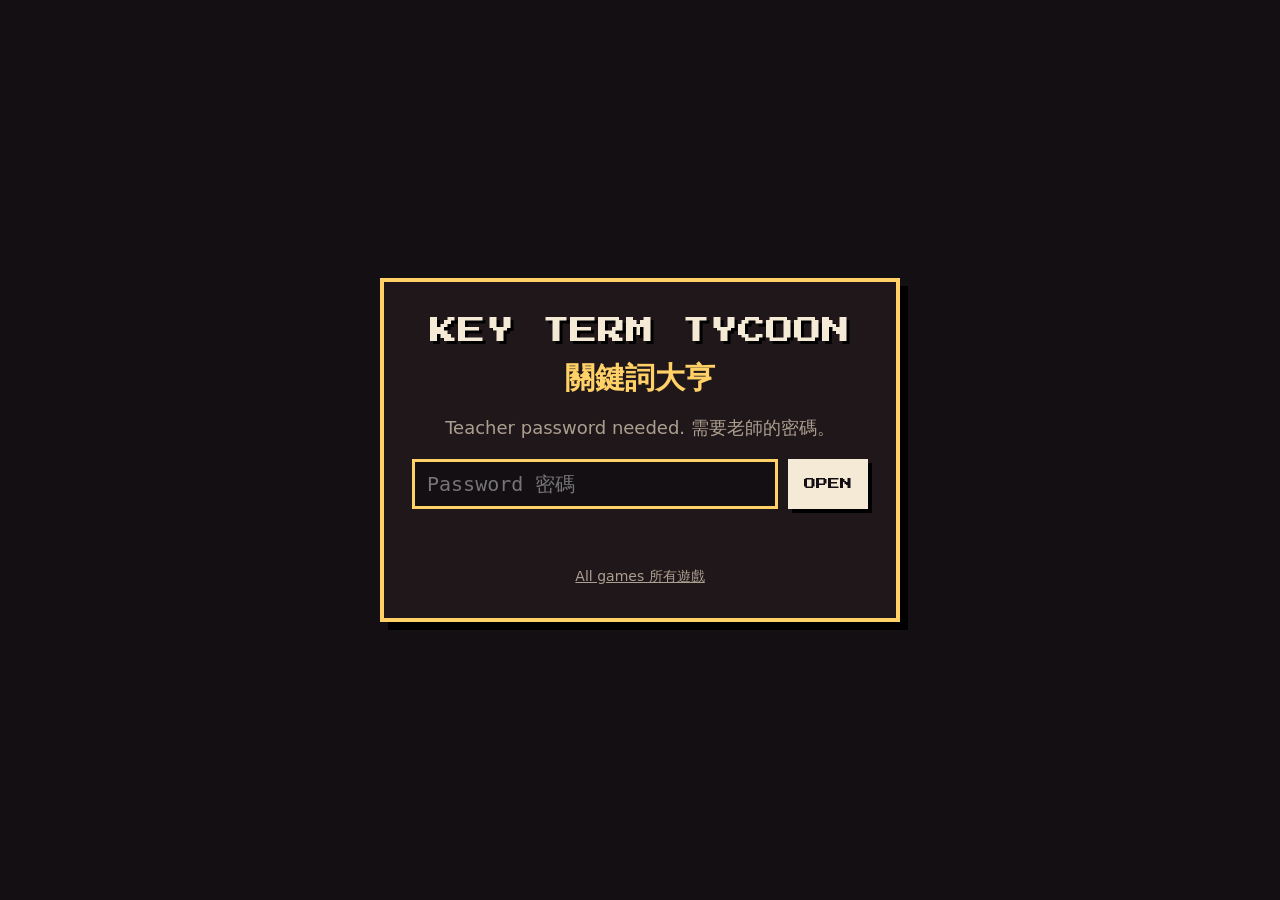
<file: games/term-tycoon/index.html>
<!doctype html>
<html lang="en">
<head>
<meta charset="utf-8">
<meta name="viewport" content="width=device-width, initial-scale=1, viewport-fit=cover">
<title>Key Term Tycoon 關鍵詞大亨</title>
<meta name="robots" content="noindex">
<link rel="preconnect" href="https://fonts.googleapis.com">
<link rel="preconnect" href="https://fonts.gstatic.com" crossorigin>
<link href="https://fonts.googleapis.com/css2?family=Press+Start+2P&display=swap" rel="stylesheet">
<style>
  * { box-sizing: border-box; }
  html, body { margin: 0; min-height: 100%; }
  body { background: #140f12; color: #f4ead6; font: 18px/1.5 system-ui, -apple-system, "Segoe UI", "Noto Sans TC", "Microsoft JhengHei", sans-serif;
    display: grid; place-items: center; min-height: 100vh; padding: 16px; }
  .card { background: #1f1719; border: 4px solid #ffd166; box-shadow: 8px 8px 0 #000; padding: 30px 28px; max-width: 520px; width: 100%; text-align: center; }
  h1 { font: clamp(18px, 4vw, 28px)/1.4 "Press Start 2P", monospace; margin: 0; text-shadow: 3px 3px 0 #000; }
  .zh { font-size: 30px; font-weight: 800; color: #ffd166; margin: 4px 0 14px; }
  p { color: #ad9f90; margin: 0 0 18px; }
  form { display: flex; gap: 10px; }
  input { flex: 1; min-width: 0; font: 20px ui-monospace, monospace; background: #140f12; color: #f4ead6; border: 3px solid #3d2d2f; padding: 10px 12px; }
  input:focus { outline: none; border-color: #ffd166; }
  button { font: 12px "Press Start 2P", monospace; background: #f4ead6; color: #140f12; border: 0; padding: 0 16px; box-shadow: 4px 4px 0 #000; cursor: pointer; }
  button:active { transform: translate(3px, 3px); box-shadow: 1px 1px 0 #000; }
  #fb { min-height: 1.5em; margin: 14px 0 0; color: #ff5d5d; }
  a { color: #ad9f90; font-size: 14px; display: inline-block; margin-top: 16px; }
</style>
</head>
<body>
<div class="card">
  <h1>KEY TERM TYCOON</h1>
  <div class="zh">關鍵詞大亨</div>
  <p>Teacher password needed. 需要老師的密碼。</p>
  <form id="f" autocomplete="off">
    <input id="pw" type="password" autocomplete="off" spellcheck="false" aria-label="Password 密碼" placeholder="Password 密碼" autofocus>
    <button type="submit">OPEN</button>
  </form>
  <div id="fb" aria-live="polite"></div>
  <a href="../../">All games 所有遊戲</a>
</div>
<script>
/* The game below is encrypted (AES-GCM, key from the password with PBKDF2-SHA256).
   Without the password it cannot be read. The password stays in this browser tab only. */
const DATA = {"s": "1Un5efqOjKwTpkJadO9OTQ==", "i": "6yCZPT2UXUfOCZ91", "c": "615nUkpScQXb7/MzyyrxtRsfBjkM8cj+wPxFr+Nr7Gqqdmob2jIW8f4luf9inOwQMzqy30nqR8lO03090lMPVCaktO01oFRfkEeincT9pWPmq19/HQCO9HqHkIRqwciK1mNlyj4DT7cVgBnI1uuGCAwpzEHXUcsTVz8HQPDUtqWRmu4FgXhTCDIHvMMLdvk/3h6wE5hKowT2Dp+9qEyzxcvvaEgsD43hESHw9f7cqo2GFAAhEMZWE2huDADewfGpo40RmJ+DS4D60PqY0r0WFgJh2XEUa7n0Ab3vOoza48HG83mWNGPBKwOhdcAJDADeH8brm5yBbDyyK2/sdSjm4KRYO/z6k3obDhx2pGc8H1rlEDE95h59vfW4oQiTEktBBcwWx8W1Rl+zwWD6pnnnZ5DVhz/[base64]/6VjWeVpBNiaZYZDmDT2wnomzEE1Nnqo8xOCMyAwnLdxBwHZqUS0rKhe5bW7ZD09e5yh/8RBiVRIqdeycMoWMhr2sFqCDrjy3KjVmtp0BsIU28ApaXHCO5TDylQbSvlpkFHyK+s3zPIndmDKNcJ/af9kAS7XLotqeqqB3L6nWuZ1n42jWjsEH/HrfpmfESd6DjezM/88GQVfxy9psundHUIrciRMkAej/WdztjkgHFOv9sDe5zZc3LhyVsOBp6DE02+DVIc5q+DDp3p1hMzqv858qlukQuJf/wpp3rclbTukkhxlcfFOrOucg19hugysNTHxK5h3ucSDvq86b05fiya0oBC2hyo5pIpRLYbqR0VvsYLuMoiiom0PE3rsh3ku2f5aUVN5FqmauWwvh5XvMSjMSLBwVOW1XCFwV74xLUN8Y7vVDb7qu5cm2nEXE8LW7D/YULlwIm4Qe7lXCbmfEKRQBdL5Z1q0rdoblYVUVNiLQBmgPSv3AbPNjkAk3QQawDcMyH42vVxDt5hwKhD3PjdlvBa/twyYC+sZaWSfUEW4aKYGbsh794RXcEo+e28pAuOgpsCh2rEXa/THlfAaAMTW0HRDd0vj9agH2PTnzYDX++qTpYvpXyfT34RNCGavgYcK3T1xl5ThXWiC9SdYNCJeK/M6mxmJnxbzhbYRLAjO1lM96TMnV67LRskCE6NpFLIn6KDtA5GYueo/aWFhzHUxkLvC4C3vyqqh+ZrGNAVa6wPES/3FOlLZxBnjMXtP6laN+cddf/[base64]/nOFk9uSd5IoqMGB/FyoTzuDgeuGnZhWhF3ja7BjEg/p69ldY7iLKk5CLtL3AxAqFRERqAQMs9x84UaoPUhxIoGmObTwlTHxze/+g47V/p+sg9QBjm95cQn4oyh+j0I/J8tGUebjKOJxfvLNXjVvINwgrDg7kKMbTypxy0W8VOPEy8m6crGSBEQMyw9/iugqx727ujxftgCzXbgZ01GDqop6+RzeCg6nksjZA+r0ywZD0Mwu9K8iicJFlk9oyg+h0Q0Oa6q+SSIPvw7NUW/zjfHiFCa+FzcCckT/3clgBQAcSNrb811YFB8Lkb6c6g94Hx0WpzIkfs9cnHGCR+I8c0lqiusQkp896WQJ/2mzc+bSkzjQ00BYG+r40GNeFnl/3Yr7zU2eq4j2FDvgMvLqTiPMdqSm4k+E+tWqzcy+IuTmzJiUv15xROjAL13yEUUISTM0uJET55wmGSYlTC5+3JQorLCTQqfw9gHHblahOhdNZLhXS3cHNihcTxM02inqEW/sjanhm2BMSSq/JfsMK8HF3eSQAs3kmPyFKaTyf5noQjp34gQjrdIDtSlJDS6VWHWhblJddM/8XHLH1Ut1bgViWn7nYYnv6XSWnfNthL7DfsF+6ceZrSv9XRr0IA3Zdgi6NcjthwPPVCeVtb8WyJQnbZIykd6AiApIGxNBgD2jk16r5p4adw+UWgIkzAI4rZJn8bbu7Mm2tnRKU6PyTCnTGT+idaYnBn0t+JhbvgskOeKpVkrWz9P+Ed+V5r4+E3w3h5yTGN/3v8gwDWQtyG/yCs2xJ/[base64]/D+pnLNOPclCY2pFi3KYKIG1lzuJCUzIG8fjL9REUKg69KjaqhH+ziQzA0v5ID2XG5kKiav89aGJACCHbJxQ3TXzyMsWpnmPTkBRFeVC+O/QMblsnKF9u6X/UmZUjf3l3tmsfsCMpXDvpkqs5Sc7nVi8/0KCMXbq5P86cqxrI1bH7fSV5KMOltdoMleFikB+k0vca9XckaOzexTa4kRlG81EVCGcFZNQYG5xclp67WMCdfCd2gP3R/i7ok82wB3b5lwvSNmi21o0Pha/cVWkOMgAkRoNn9P7e57qsDDziYSRtcsdN5OBeGRVhDhcB+U1GXEPxAjXJ10mMOrgXOvXD8oNJ/VzHAXsaa6Q3OO3WqA01PdDEjZnLzWe5g7kgbvPocRPzGTwNiIdxhh8pwmJEnHP3NTPOofqEf9lQLXCFKYkIGjzjjXzAayferS5uM24KYVOGYm01luvSBuHHi/LGcppSxhJVV6if0hNsH9r0Wvmpytv0YVgVp8V8y3YUasbXICFeVHT4XMXiE1DTq2YqSAWjcwQ7a0gDpq7Nc4xs9jU/5jaFzHoN47nI99kj/pscySV/X4dmKwFYXWD9ePBgtRgnTAPvTA+BF7YQGlp1toKebkkUVxqH2Bw23gH7K19PU70TcXQ4u/W7Qq6jZgRWHPEOOcYqtgDnTyz9L1zEb+tWz0ZQjlr6PcvFi3S1Mf221TuXiOmAn7O59qtzO0JrvkMWw0+iGPTz/xuW23sC1kEfVmMhQ24zEWb4UL0sKsz5rb9GGM/A3C7z/0SRxstjsxlRaF06ufQSMQ0IoD/1Z0NjIXxePQy8/HqOmMgKW9myCi0Ea4Jw/4iC6CBBed9wnqblEXEG6/[base64]/033odmkMFsfTevb7iXl6lDaNKH92ARt8BMmI1TCqmj7a/+//7itHYyUjk++LPwP+uKYT3hJT5Gv3SVKAcdjUMB1E1fRQAvP09LFTXVLHrfZ9kk9ZSLl+Vtt84qd6i+2nN4WDcPhMWcoZ1vq4FqH1PI+N+ioVqIhQBvp3z/Vfyn2od9nWaLTgNIQmKvnd8mDzvrxM16R0iOtQUJZoI8gzafn9JrDO0q4ir+v37tyEKS6f0AUZ3AUHHZ2AKgOj3fHhVwsLO5UGXXzJ+INOdLmZ5nVcWw91ULqSCOyqtFF48y9/Nmha3IWJM0uBg9lNSwaZC+PAsJMFEaTf8Dpg0ERgy9+fOan3B6c0xv6GaI7JIrO5Tdt1t7nxfw1YLhiab91wzgq9HWPozeqbPtPATjdmkt157Gl4wZQNEDkAGbsBe7znVr9UWVI97uUwyE9qvyuUYtGT8lZqcaa1aq6eHniiEk1hb1Itq2mRif9/xH5bCaySbDOCmmWXmDd1yuiUG5DM/jRiL1d8WDKRZL1tZrU2zz88MjwLX0dfqJN2Tmz2RIf8IaD2UOCat1kZQN9LUk5Uo7gsl0kXN51XL7cckBx4O/vRaRRlZJ/9u+R5u2Rqvcc5gGUSJScNo3+RpLlMXSaESluWooEkf2dIawq6QvcnNhqnO4ErFQXTwHobeMVPeVJjwZjfXp0dl2qh3xtmlgUAV1NXQYOvqtxveNUO5UiDeFiEu5fCYMlKpqEBWBYZIC4BbArCKa1H9GrO7IC0f2IH+ImSw3cmPZIKZdoBXv33yuuRkG/VTP1Ci+6c/GLVOoC4c607qx7+HKdAlE2mcYf6Zkg88FPI02wno4U2j4vKuCyokowpkFaWr6BFYl5krQR1ppC62lGwMoOHQjeNX8VxSWVW59w+7puNYjuiNI3b901u7lHZYVLhl6ihhHnME/VxdyYYcuGov60m4zyTIPD2JbYy2o2Gge5ZlD6zHXK7mwnsozc5+SLltNCYyH7fAcxRbqPtwrLV0D90HgtOZW9C8o9Fh6z6jEKEwSrYrkALe0JGkq4YbYk0cj10zL/KYBWTRAohDsoMqVf1X8MV2pMCiNsMQO/A2UvHeoFlzq+KzHyIoYeYx+x5bnsv7et9yWTBgy//vrWGakI5Qdyb0GQx/07lLH10jeinIKQIkHxMx6DJ09MrzK7rWAprVQV/ONtNKtaOmzVtUL8SxhUcTHy1ivV4kbFJbkiVNxNlKEzYdPwN5ExspSFNW/fzrULrPqofJ27rCtZELkcWrTLJllSP7dka6C9mQIK8RVOxo4X0GaHHdqdBTm3TxmJYCNnpUfUCkPfsP6nFMnPBqlyvnJ5tQG9js3B/12pJkpila1CXPKnu5XCZuIcgCudGBPP2WrCjKo8w+sYoD1vabtowRiKRvopiOg01HzZKORTcbp6q4ntFLLdgQ+DUj5NpQRaeeA5I/ckaD/5ftP/8qi6+IikpOYLahm5jXJXB0t1zqrUiqQNXXaNI9ENBWC7QtZmPJGED2I9aykoJLuu8GF1gjS3gDRTg+qMGnvUO9p7N+mGdvunCYSfNoSXtYuU7FB0IvjVaV4VrUQ/VBreVde9MONHQXobAo66FK7Xfvskx8RCUFkjScoClTOXHMDMTtssg46jzoM5VFY+35WJWGq/f0jrL27fd4IGe4o9aHEh3uLsp4BFAAckTT2ltr1i6wTXFZXts/UBmlu56n9q0X1SXFI1Dlpfs+BV0E47X4IeOEcZPOoZrSuWbY7OZUm11TUnfWmA0CXCoOY7yGaVRL06ucnmLc0nDzWbfzf8a3eTKAMGmeBYLduibiyPaRGZYdEhskU89szXb65Og4ZArwfHUno7OgjAh+MgzWSJ/1+veoImFkyKZajAMBeCAfWhec6qPAmekdwWaJpA4DtZCdcS3G/qQ58lBgSfjP6fjTkyGNScYYOQo79ozcl+wQc5mhzGYi4exspixG8J+xml16daya6woa12vCpkrVTCmvCpfOr+gVaXJqqe+I7r+FtlSQ+XTz/F0m4k0ynEP3PY1p/lPr9jhM7QWQyhnoPBVLS/AMF+pKzquNqvYjsd/6UPKDofdK4LNxp1023SXKA5SLWoqK52zpAmgxh+eQRWrvm2BJRfUhSmGhFCSG3TYnqqbwqgwK8WZgniWv/Auh6ric7LtMd4QOkLz8ilbjRkMk1RR8NG0Vqrnw36fR50CgiVCG6PUlfYaSbLwwqqnLFv6EkoLGVf1kOeHPGvF8992n/NKKMRlDra1xe1eiWedp74orKeBpxRitAbeO4Q4cM8TfEOro3AiY/ZCxzslNftd0c1PPRkqEPX/EvqHhu1z0KcraUUjb/bTb1I01F+nq4l/P0OvXYlnOPkHj3SiwcjzgzoX6FlGwu2NMsifnIYB5sbPgLCTj4QVqHTR0zKlEYO+O/OWqvyfZyp2BkWrtl8HxOFsD6fK75x6JfP5WdZ/nxptfipWzexkwTOPUyp803ptd2G6CR8q69yI4QM0rv+YlemDTABba7swo5/f/QfTfKj1kumWkpONb6ODiwRxzpfp22zuPgUAOpkIutYjouRZ4NjET7JGSa/zKa87UcgMycKX6IhFkSGBNKeR0flhK/[base64]/4Ka3xROGhk+4N3HHsew9KaAhl+7Q02TyL3PZ+0/G5r6qn14ZptPfX6zEfWATRwmOrZqYo+hpyTliMRtAxgMhLahs8rZYB2YGl0SJnuAcmKPquk7cDRjVzV9zcjCluwbPn96IjFRRVwQU0qhaC+P0a2DGn6C02S9PhY6zJo3LuT2/l+eRqBziu2hnQ7kgeLksM18DVqMhL4VhFTfZK/XLB7AXPiQ9//yzMYeRNPxyF7FgFMB7PTYK7NRUPq87TJS4UMw0ZPbT2qvzMzGfsBDSjuBPqZTY0kYK2tHzICtUpLzVpgMKD0zJnEAG52m+Ul4XP9vx/q1NyN2rq1wrgtPnReUBZblKqC9GvzX8OL8Jja7blnJ6zJYFigoqLwQivYr6e97AiH4ZZ2mBuGXwR+5hjPEo9e8gyR3G4KhP0hU8XoV5aNtfyvq/OODfT0Ma5/NQQC7q22lNYOguTyOJK6dzmzHYTQGQ4iFrtWm8m0lyvVwk+cZTwMSR/P+mL17/tHFKOJzizbjhDKtElP9QPYW529lzMQtyn5YTKqjm85iVKOU7d46nyoZ/bGUPQPN5YDF46C/ZV10Qs1OFBwk4WlRDlbuQZJ3WawjuD3S5BTEBkRKP+W6xFIbfArsBRF18f4bbDrxVmSfs8j2DJmQZ1z6xE1X5nTqFiDmlBMAS+/CwhuU+y3u1H9aqe7ZfUcT+z9+vVqUKcO6qskks710/1/2WBk1mKtnMx6SHfwNxhb2RjDt2aKjGfsbMdAIQfbmPvTrzGXnUt7y/56gNxtwbwM9LO9UomoM9ztJ37YZLfl4Kdt9MuHVOW8bQpJlinDeUeZwerYK/WueUIOpT5L4ohq1yfz2Fwq4dufRaXU4mtmvSvZvciTPf3Ni3zZar4R65Wtyw9o+zSfxXngIV23HM0qJftno87nN/ga231HvXCuCSFcMb8rapYw/SYo6qGA0BK7cUwnhb/bXWJiFq64vSJpAIkfPG+6Jq4uMysXoOiJvfDSQQh6jF3/MTJsnidLcXL4sEobihAKxjBDCGENcwby5v4ffokkPXKfgdp0rV5wCLaM+3hZH+61JD7I1BkPJDNeyQiKCVwoEAkAQ2WMbo98FhWcru/K5ubn1Iy6KZ9qjTqPpeyHVneQ2ctxQSGyDfb0bN+y0dk6gokTRYElO/V3EP4no0IDsih8vgeOiSOrLdIbxfUskaS6ujz3wgGmd5grPAWlZY0pc0dHw998bHOeih/ksujfk10iOhyjfMD+0/PYB+e0erOjjM3V6lVNj+Y8JFt/nXDDZN28R6tVjz4nxmiA+O35QrrVqoZW/Him7T3OjATQdwlj1szLQ+rvBvS6QrfGUf4Cdqmodfi+OoJnICAnPOqD1G+7JfR5RCsGfAoknJpJORlzssLVblZpPr3Bn+K85t2Ftsct2wBgDPB95uqU1J1XA2qVtChc+I11r+co/[base64]/eSfpP7LI3GwY5UCgC8N991QOy3eDpfcoupIQx5A3Ade6HwnXE07J1GUFAxVsmVxY0nGYUDKkhz2c5LXeIp732p1W5XAa6QTLefTtTwF9pns/eiQxmRWL8+uhzSAmmr8lwp+KVSnqAtYDrjNiWauItYrDcZkTSdlpDrmllX7DKRM5Dxyrr2tYFsbaLNP4xn5yfszX4legpFQ3KdIZyyyeqaJ4F8c0yqc/lR4/LiQar6Fkec77Y9Kv1bkbnBcHOodnEQ16FuQhzIMdmYeyyMDSJxOVMFF7/b8plMOl2W5ON4x0FR7I7FicdiVtrDv9swNS9Diw2ME4cHvKMOvVrZJnYLaXqMO+WqAYiI4EaZ6vs/kQvYnmjAqHTDXVgnvnk/3zf0ILEA8xc9s5QbTo72pUk/mX0ZHTew0aXqsshL1aCueD3lYpXdMBiL5cL1+werGqooM4fnBEjqDwRwyP5HwcrescIHwI4vQswCo/lACmBdIf+HjbVOa4cyv6nVV+S120SMS6qeRrCC17FjYlOMrT8J2QxLdj6tUKReAfan/fwHbmU4BkglLzHwItvXILiPlshgfWn9IewY6JkJCcMhu6WQQTw6G8BGxnOyzApYNx68jZbVLtFmBpCI7xSr8CUoAODOVUzrf7ItT6y7qJiqFhBdI+xiFN3E0wQ74xtGjlfRUr+1HzXhngvhELpPqS+pCRoVB90tVcxwfcfO/KCw0nBItmeyja6mzFYfh/bgvsq3glXYJmxwcuvSkPKJwMjDJjHoMXEU70Xn8yu2uJCArFQgz5YR5ViG+6nEweGbVARU4VHAdMflR42XhmOGM8xLuKxUgp4nfULXlQs5cS1cH49x0xGNGCdFPuy5uxerpp9oN3ytdx4os6IdD7ofuACUX1FSt0ulXDoxYYlrxPk8RM/IE6AavkRKRKh8fcD7AZelVMoOxGZXDzXBTvQEFAOhm2Ltv+9NwBz9rnApTv2hcjtlzXfFFMXbK6ZuN6Ape8F8ZgDaObrAvxcSzcsgpX5fU4wdE3rRhbQbEFHcoYr4jeVZU0YbHrxiWFDSL9rkTzJjNfqqZ8EiV0J3F0QqLdo/Rpen+tuoPsiNq4hQ7JuzFx5DbGdCtGLWKoooILYgNx7V5dQhwHTsWlPLAWSgS89T1HwZSROGbgegWDjafsjhkHXXcf2PIb5vvG2JEgKwKDAR/NNiASHNwv1vb1uq4Wp3rzojLLdxv76LMOBEI4eftneleSpoYtQNvCmPHFZ1P9Z8yBGXr5bIu8bHPTUztDmjdezdsFBFmq2HZDEu7NY4FxYkntWX6rIhudJQZ71sJYdIuWQOZv5KNPFWBIRFPDiU//F5/4WivpjEDmChr+E1mvGh1dcEUXcM2x+l/M/bliH3G9MeWXgdUuhkkR1cy9aGlNMYP4vd07tXN6DCG7elwNc/[base64]/PZOhQm3Aq1dQcilmMaqDYkP5yvcoNHjDO+1LB2lZI4uBoqWx+zt1MKXzPjMc1bOvcRyzxVdYkL9VnfhNfnqUt1rkceBfW0oxO5WsIJWneHlhFpy27rGLZnLa8vEIhgI9HyXcIomoUiN+4yljvtzrXuZvqC+CK062152sp+z6O5+isgtpQbXz3H3r32c/o2pLki1bqRj2YplwUA4vHb7RHxUh9UppAZzF0ItOoTo0gr00JD9Y2eoQlQxIpW1fwEJjzTZ19HCJtotmcK5gLtrp+6y/y12A4wvVsahw8yDOrdOVD9zk6m5mprP3P1VKAWhWBYUP2Y+0iLzTESQ2pe+FOFZ0xU88D5TZfwZ7kHmqxZBSEY5IzAY4OypO4IZBx5tFAPZ03WcbmJZs/TsxfW8PNld72z9NF1VIxqnc7rWXqrknTmOwQLEnsGsCZjmmtwVUDlLAywlY802W2BcQlbWTeBHCVM3e6WAifaY/u5NQl+XL5jawW9wUDD5NHtLFp8RoExmJlLnhGCCkbSEHB3WsR7aiklXFTp1PVD3CnUuamJs2eybjpg/GCh2i7eBTlCI+Djz7cnZhUENHVbRHscgXI8HadI+g1r2rp2MZ/BLkUL5R2MWBnlEmR1TZ87ncnZ/+tqbjBCJiMY1G/16vNM18aKT+MK/[base64]/YQmgXR+Omro8JmxFjuiqJKZ3/uleippu9X++FKeQIttJsUVOfqx5EtYo8151tsR833bitj4Hex65BJa6GzU1wCcMN44kNGGGxJ9PBt3msaaSbYxGMfEVkVMKVjhnCM9fD/LiamWiCsT4FuiyQ21N+0hBtNPsFbJaCKxmk2TY/Xc0cu+T6zwgpp8l68Umm7BCBbHM4qxHikcR7uAAVbrAZaaGW89MtMrLh8ObqoBddcJUROTqYBFT5X4TJ8IezVYyvBZFR5tTQBh5ABKbka7U+sZnCLiYtxkvkvUDX63i2LqqPCQUuJ43dS3O4TFUny7D9+IDRXofu5hFqcF5+vkWd+ih1r1caYgkqPP/rmbf0t/7F5Det9+WtTnQXRD3/tJEbGxee8RKOSf+lWMHt0lZjBveR7efLkmZXAf5AHW1WDZVhGbgvaA0+vLcanehwxzL5gRP46VXeHqHDTOweGQHwgbcGeQR5RvomyZid44QRbZOlUdP4uHH4u4gM18PKWuX+pdFmR/IY5HofwH3TtDtdgfmmLCgXxsf2i2xWfayBXv9njq3VXupXgXdDgVp79+FFSsMGa3rW34WEpTrbpujcJj1uOBa6hxJEd4832AADNZbCWiMNg2tXmNyRRFbwPrGknN/bBu11fo27dXrmOJ8hjgCLUJbzrFHOTrqJ9ZxSrRt7wyTRxfyn9Q9lIZn6XchF/uQe8emQdtqFA6SJldnELcUgsiNT3dvlKWNKb85rXHNCOSbCrWclYqPTbEExssm7CNm1QQQj4PkEtFF0TFb6g89lSAa0UqUGZWopMrFV/lWbuTOMrOHEirCUkKQQJwZzLiZvspvub3PMBWo+pb7xGBjWp6gipwppb1MJA4tjUoondrQcidBv9Yn2ONiCPKFJSp/ldh9wdNU+qjsJfgGBucf81uebI2LVFezLr2DEDQMmIALb9DqBVSNiUy0KW14dOnwyN0bZ6b8FrD4CDc0EhN/vjqpAWu3bn3VSYipJOgfV4I5MarG+TfCaLHXhkrpwdP82nwimJtumPoVf1+8RX7dBOwCHcsL6gTb+ZiSM/20I2oGmcrKbREHSQeyL3gwPlUhqqxRqah9SiaCvu06LB6G48Puq638INaK1mqOGRWnH8Ucl9h/hpMhEz23WXVPtX0u1BTHFueyzwpyfEtNJYWvPWw+XkS4r3IqzkuZNra1RWpw6JulUfbfTDXxorcFP8mgAtHj+E0yQj4F4rUvsUtc7QmsDBuzx8Dbd1wTO6I9tE1IEkWg5/EcsPND/bhEoyssmq0EAuc3KqvBCoDQxXUbCFwRh4Wbzp9MO+EzmlFDhyiTOi8Ate8Z9kvqE8ZuPdo6HUKHDXpZkCX3rpc0gJeeLbjp89ZMmO4WzcSAuMaKUvGSV64jIhPb6yA8UN/3Ax384yXTFjNm7yTxTZS/[base64]/P79kDKpGVB2wje/lq6JerY0zdqO7B774RsZsna0v4K38P8yvgf71dVy7/C5PdvgL931dW/fkhnwPkJFmgdXBP1o04xsIL8UyJih+77bFlex3iig0+n4wYM0N0PFCdhTRKGoJh0TkcDhUDOuC2zvwMwwLgn4tQNTd7hYwzIVBRFqD/Yak/huXJtXcbAEZiC+Us/L8EuN86VTF3i2TokJ0SlBF+LwvGF2YZFlt5SE3XJBfNus0XM4H2YfRJGnSSq7le+43m/ZlrYJQFSzkkmSE7oWCbjiWEHon+ppfHjRSONgBpHhyXwUPb1jMZ92xxPoEoDWk50B1VbRerWnuGbVU1ABk2WhEuQ75AstePI0aIoUX6niXxQ5eJVInsdOHSuF03lmGmSgTDXnjcNpF/[base64]/6y6ejrPVRelL2LxraiISAU0HefvrRqNMK9QyK0G0ImaV+DsOAxHCXw2uZIr+BuGolEoaTSNDNziWLdjGT/czOjdTiVgqlIZ0093VcHDSNSvUpgrUTIn/0QY5Uzdf+fN1VAXZGMsxpSa0fxcldCW9V2ykf4sccMDBPmHTQcnnZp/xh0vVLpBgsbEZ/aLrQ/Oyc1sj6th7j14rRTQawjVxtcseiDfPxu4YlGmPnemCxUtlwxGr6dKpZsCLpYjiU9eHxhM4lThfLAp9S08vDs6zk2Lb2hgj1pAYP279w9JSb5ZmHmtWTMx1MeqDWh+LgEJrWXTWgghptsGC5brc676Efq5J120M1ABbcy2ACMX5KAJ5k/2h7Ii2kVM6yydy052izTdkFJuhRA3kdW0FJO9/LiL8OoNznaoz74USc0mw2RmTxMcfMom3a3teYR2qGp3V3plvvs940fPU8ZQ7NyycbtZrnGyqvAJ6/xWQN/6SlY3g+kEoHdvLe9uV/7OJz/hN8fLyjPXmAUoKwQ0wVXQp70OthiwqM7HsOCKrP0h8fgd7NW44iX3T1zrAFYlr/[base64]/Y1bohHi910DGwr7BngzcZTG4EX7+3Huo1/Dd19uCM3B91/oSxVLny84DFQeH3Lt/vrtjyvAY/TSeIZMYkhS6MdtNpAooZxy/X0J6Ob3qPMVOBT2bBdsi+7aECZQRsq7b/aEyKdm61AZMuIGqKH1OIN6ypOCDIiSVqNENs6kEsPdXc8A64P/+a6fWuHaUQ6UmuZNAyil+qUNFLRuh0McYdZyn4i+mJBxdGKo0uA3sL7AFeVC/NNaZHgG/cwZH8fXVX9vOFgQ5YKjYLqugqATdqYg61S3csG5HRXrms5TcRZ0I1FkRKDv5unw+xIddu1za80cFWlvx7dNFzO4W+SU70HzbVmS0KrIrWahlqEP51DGlQRw6dHVwOeT/NB+Age4YF5DzUOot2/1Asxvuol5Z2arW3/CArczLc0LHiuaBgWCqyxx6GYJS7bPWiPW79reiucDy6g9kFgCy49d0jjW4G6eQHq0vNe8OrcAhzEcKwNDiJZrnX2nsXf4esr8JMaBRkC2Q/2c6NwV/S4jUaR6Rq7rj+hsLQI6LmwQYptP3suWESXQNBzbRPhaLbIu1P6lDugng7JWYd2NGmGe1bf5sGUOYCng1uSg6Iau69vADAAkoZbeSLvnNRSkLKme6j4WGFLPeGm7k9q/YU+X2Ru7mSgYZZAUcHlEmjATevc9SlF5cdVZ6QNwsEUy00yX9BhD50WIZBiD05REfna7W40HZ0NseB9qYMSPK/j7u1dAsRLKe/X0+yXT+LpXExFqvdTpRtjkVwN6bsSp+sTEAkiBLd4HZhhol02pBv4uqDJpNndnItoz/fcVAf5ijdfvGvgdMA5MsfNvrtbNS/[base64]/5+vTxwxLXJ/ZvBn52Xezo3JuuPB9fBXyOwLrV/ODVLa8+Tur7TjdmFhi501TbzzVMkWRFQj9BLHXQhc0iIqaAFhtleo2IZf9+STETIjg9gGZexDKG+OqtcZAChB5RIMhOq6d13AqvTaMRmuCopWtJDeNYGmGrlaV58diFGEMkctoSzIopnCrZtbHwoR77vJE5RqGUIxnjI8JhQZpKcIIKH/GbrUOfsg2MaUdIaBqXIi+MzkXo9FLoj7de+dB0amcx0Xl4oz54mcl89m/EBaR59tO9qMvswYjHqLJnAgH+Th1GN1BcLfN/5Z6/ymyI7XebkvBpqKA8W3wKI9rCUNuWhFnx/stceEDoQpBO3cXrB1A2m/H5RbZMjl1fvkKFr7aV9XGzwpiyqX8u7P/w67jBj/73gUb+V3KEz9Al2GnA7PG9Vsjo9nrn9uXZGE0R+Ll79E4hmMnHBFMwhRulHfE2/vWFBekeAlMPkU2IAn8svTE56Y3sA+9HUYB3AQhUEoDDZWTmf3MTyqIwer7STPXOPWpUu3HK/388Nn1/DQxgPjQgP80mRCOFX9fzP+lF+rbAG+ecAwFIYj68Rqtu4QkjrQM+UU6eUUVUvOT+bC6FKgyiq3qcQD1NYng489pESov3ggcsw0dthQq8hB9sh1dMtoCyHLsB32vED3Lbici/SjCn6QrmIJgXrhTFetBier9HGu8PR3j2y3EHSor0Rghm/10TtvyNMGRreovPIlqt6jWklZ6QoxZ8LpBOz3L7WXXgfSgC2l+qknezQv8ZHAlbYmCuUAXOtCpn2khSahOdPnK/qivtcfyj38OoUF/b+HmBhWsp6R6srzUDntGs0n4qbJoO2EKqca6HDqjZRWcg1GECCzEquK1NL+opN7rOTtWALTTZ8GQwsUD9fvLva8b4wTmI4qv0hapxh3IYUvHQ+qPjNvQ9+kfaoT0CTJlxksi8NVsIkA/aej8evGDRyii9G4agZiKtllnVvjYjD3AkrEq4bVP8PnxIYJvnf8vskrcBeVYH8wNtOEhsPL41TquuiaGEWIVPmYnW0QdHFd3BRZow7CsIyA5g4Fz1VF+8lKDGaZpVRW3NofsGtjZAOBhQH8Y4zTo6xQC8z81Aw8XaqDb+7B7BdeC82OcO6zWYNfu2ziD49r7k2EAYv3/XlIGXLGMB3aJrIWsPRr/m89MNXRweqr6/aql662wsZBnOkL7q15QoLu/YXt8jZEaY/U6O5pe5HiB3SYmS2QzA/UC+7sepTki6Jh6Y4QGFm+d6JP5caOpz7qR16HC/yAnAWwfmuGA2JUlBvmGZkuxD37jdJB9Bobpy66CR1bG6/9awGiJmjOmb+VbEyUyqISrdMFpnRbZGzANIIK1t41lVeV80uaehziEAeOcq/GeBZFzcPkP9HCbHlRgvN8Pue3Wpuac02D8cUqWNftqS5QDZjOPjmW9gXZWpiIN3iL6GAvszI3LQu6q3ud4T4IL9ybbJT9hjF14d0utgfa4xH6s1sRldlvijzC5/yacqm+E/IvPAvgiTWtqzTBJqPcGJVH8EULJnGGIULc+JRQXcZFZw9/A5bvsHPNFIWBt9dYFnojpYgaJoj5cv20jtvWfBvxMKen6VCqGbM3D1knxzCdTKr25m6hFxaz0QGBCgzJ6rsSGSMJR0SkmzywDC3PlfBFWNN+WeBe207pDW2f4EEj+8gIWTLkT33wD9aqmq7FTmjpXubsG1mipqSAecTAqLAXbqV/EV2fzy2KDZ1HsMVjItt0muhQaq+X2czE2YlQLTOkqCaZ02b5mTGq58nl/W0CXK38ZVDncdXVG4aaJstHDiEsN7rAJfFPeMraNFcfjqJ+WTnwgFYqUY3TvoVuWkWf3iSBS9Zh66SxTD2nW7rCsh3x9qSwbw1GcYZz44fNBBpd00mQ93FCuXu5dR/u26tECXEQjmPLW30+IEQmv1rxeA8z19sbdMVSIhMyt6DxXb9SqMKP881nU/azNNvxQQHqoJVeNZ8jFbpeF7cheTHwDrue5TL7XZoGdOYtia5Qn8AdQdzBwZA7iF/YQta2e1Rrr2MhSSXVdcCOzYVWRzxf2yevhGOhm/RSYIsQVJztCTAfoipqpgYaWtvWeVM6TTH33R0QaqlckV7s4vZ2yCiz9dBGfMWWASFwF0+6FkOWpFVhwhgnB+4BMlqV3KhnTrs3W8eZfRu7JjgaRFdkfRwW/YwYL8lWRpTJjUXfWuAICNDEjzZlCA2pqyGOf41+i9H43z1qqxOZ2tkSZHChCekjaZJFZJTp8J47Lq6zOno3LS95A6Yh6Z4c0Rg/cEp4OJqjHvlZ+44hCuO9jF7qcHRCBMv4PkTk83L2uEnkfFl257JwyHY++C2KeSfDCywO92oCzoF/Kon/21QP5KVWl4qSvJH96Tkh68SZGwFSvZIORWs3ayiGjtBp5ydD5UUi7p3epblcmf6NVAC4HhOaPbMrfKFYWGV3BfI318Coh0paeS+0eE02EkHMF3Y7rl1yFrxGDSWZqQmyNYfKvU3pvwWFF+7N5sfP5Slt7nwWYezJy91TljN3EXX3K0/VM3g6pKydIBnN0aBewTc+iedQgAQyiYp/I9o+hYDH8AuSIY6Lwn3UrU+M33mMgbRfufDmumbsx3rLSEmBT8rXsUHz8ecHB5Ak5ExlNKoJOj2j8HtiBjpaLuEt3BiYfl4mThU9iJaW6aCnLqiwn4PIIoyJQn2C/NKuPtbT6DNffM6+r/nVq/nf6lk4OL80wyka3UqWd7kzYBUHbi8LPEPc7p2TjyBvEzlPV3S8I+FHl/TQTBPB6bw1WolhcRFXOS8983eBgfBtYL680xiNPMtVE3yRT+nZ2UhZ0yPuaq9UqOG0sobnvG7mxUpoYW5SXEYthZ+6+iSYIW0eiouqI3JehKRPOvu4Bnh2o6mQHlERapKscLBWaEUwK8sGXHx9Ku5vtaPFUNMKkkZ375DSaVRZe/R0jApX6umrMFkaI2mUnCoFVY53XCC6gTGokrg/RjrzCY08YvnbYnBxCnj1C37XkTTv4H6liX6lBZ9O0Hm2+xnO4/fR9WX8jm+eyPPft0MgBa/1VOY/y0ymhjRAMPlgSSqncsQexiHeijfOPTC9/tdklFkTULKGbphJq1PAO/BKJoVyx7jOulQ8qdbrtQeLEC7iO3lto0TWP2XB6auIrSeuq3RrJsd1HivpIHQMb11SesmVVeZWGDQ0KzYvbsli/iGLy/8WiVwRkXqKqRwlQWnl18E9kXsA0AIuZqiCwSP+BXIAV3X3u5+mMKzVybTRqT52CmTzzrMNhULzkWGfKgm28asJs8uyx81yFUc0g4h2ChUNJKCnZMQkH8pH2lRUBdtCCWbIs3R4yKDpvaxA1dQe0g+HAmOU0KJLi/HXQi7qi56cgoP7FoUpW/ijIbyztaWppvib5F8craJz6uT/whC2MULWKOipEfxYfE9XiEUjowVnGl2UOftExokeZjIPIxcnBV+O21R7LJ5RrVzuls2NJofXaSXrvu25G6nj8TXzk08Z9wZSe3uSNYy5XWgFfmS0oKue6L/B0FCLqyGzu5xGL3A9Oem41N3yK5djp3gR8uC+Pd1TKayY3J2yAiC81QGdtczFNSZdQN5OU/zF0uxdrWAv48lABVFA99pok29Cyz6hrwHAlSEi2zozvvmpY1n1xtsF90Oj67rxV8JdxK4PxlG+1Nz40KjsK2zAogXaFhTbvcU8O3akHRmlc2p5fvi2DY+xhfkTN0MaQcepv8agHTj4/AE2CAw7uDPNZmThmTD02+GBBCMsgxQeI2FMKe2+MEq9HK83h8xspn+dy7uQMGBnVYk1tRMwIoj2FUrAeTM2AS19DYBHgQnlB6Q2i/ILnqBjJ0Tl3tlFEdTvRqTcgPqVS6/G2cMMrmy7dsaHiJ9arVYJw+lBe67wS1G2/rKeUtMZSvs4AEpkj9Gc49+g+3ssL33/7sgNzwg4hxbGsX2VmqyudOiWFAR/7LJ6pznB7m+96nmZPdtxnxl/GiLMV5jNDkgFSUIIcj7y9jiHYMvh+nwpI03/CjBLAz2RFU+8A/xEu9iZEXfyN1BPRDCNBoZrsfQRsJSmPwd2ozvbZkfoA+UHdT3gBfu68ZTOofsYbft3oNs+tAI9a912q5/vTM7xJ5eolO1oIyluVTk7u5xMTbynhXvckvcJ7J8XZzfTmZhJR6WVXz9AB6f0pDpfJIVP+CnU13DA9JiZB1BPe6B1bVBzutib2b0tt+IHheTJ8T6nFkv7/KYDw4obYoKyQwtK5M7FshL7S0YO2v8Yw8Cd/if9pVpBfKbhEYZKAtZ79r6ZhVSk8YTfDLbNkgvBKnJ8rNivkbNbW0Mbl1/Rux3k2M/ikK1y6YkKr8qvbx2t8WBMa2uoj+dPf2ezXb0dqdSVmf6Zz/zdZ23AcmbmSS89kjNNdL23sEuGqcoqC13HlWLaEBc1en/ofJrp1MlQYVN9eSPXyeWhw+ix+skiyDmSnfz+v/kOMBAi3rdxUyD89evz2BODoRMCy81bK59VRrq3Gz/Tugb2yhluS7P41DjNOe2XOgdPtz1DQb/voeDDtbmaCq8C0JpOWA0EmHyrdxgzURzoQZCWk7uQyovk4UZkYiscdZcmx2PZumyqQWYmbROgWFc6OlID6rkIgHEVQNIp6ZeOf13rprMz+hZH3L1cW4So1KwAMJSs1CUYj20t10gmXjzuMOux2ovQuDf3y/wAQ3DxbDzzEx66mog416ocU68cxoyU0/QKCbfUcIJSYlz8vQ9TZ5op7QULU+TD2g2pd3XoRH919QnTOQlBPKgilSbeANjHRaOOGBPXJvhglrW2n5hhA2hIXe8lQEmxJgE4SeF2tlat/ohQXn/NxdNZerUigoWm/aCUf8TzVK9HgS+ikid7ZSdEnJlc9E8ZRqB95I8E4boqR0Kc/0ELCFmvJZceW+vBOQVY8/gumtFaZOIldcdjrZJOS/IuQnVD4bDLi9X46fvudCpqJAs8gz01hL7MBHunzOVwaWcm248zTG8X1BAPIhPuDskyXBRdcqMuYDqdacgjGz1+GaVHrvx/7tEEwtAZFRAHF3kNt1gkoQy8BM1KaLKKSoZZ3ccLeE28UAwGgPs17+lq90iZtaMCKDKxZ5HfHZtUhDuINL7b3g/8eysjZe+JX95mvoeWDCfPHArbPICmsZhoFwgNG5gOl/0+M2eXaFgYBpxwAQX8dqdmknEXdJ5iygUEN+cCI79b5Lidk5EMcvx+IVax4y//pARSVu86zAsUTOQDCa1IRJNT64hP/uHV2QIRRMXsBYodjBoq8Th1mYBWk+JgciRxmJuBwoT8LQzPShyE5lcn7/55djVzvOChoJVHQvuLF0zXuM1RmydhsRR9EiDMmW1SPUfGPfhu4MB49GT9BLt74fMJqjMtm4NQCKzIUZ52cVpVYV35ui1g9zQ+30EVe970krGVv5l5y2XDQoH8PxU/AWcL2Va7s3cjneCph8sSxap75yLCY6daQoJWfagort9IrmuLqOoX2BmJBRqddUYHpL6pdpa/Ph8NJamOhBenwKzn0WUfgUqLdwzMjFJIYQREt+CaXnRp8YQjt6rSjmLuieJxDmHP5b9bhKdaYYzku6umEN44rqjkZClm/am+Tffozk0nKzypGs/W8WsOQGDIQFmYBaYMffqQrz56nK+9zkQNAIz5RXND0IPsmYwh72VvMBmwaJ0D+pllQvgOwh7b2DyClUxK7qJLHQYXCosV74GWktDVCM6BeQuac+bYK+FJ0aHlK6hqAaHQ3Ay7TxnEsTWQos5V+WhDvbiDogIosaQWUNR/Xkf0Z5ClGz4c28OU5A67kJynZg/QcDLAHji5ntELx3Srk8eQGho/iR6OBFN84hd+ZIXaayvB3UqKy0ksty5uj6Q0OMsrjYlVnL45X9B5Wqqvew31R4bbJSWmSGalcWhjIi9XR+i2Y/KNI82jx8XECkPyQm0ppTYnbgy20vuGytnBTDZVQU08N2gptLefyeiLpQAZp/7+ViXCkLnnE7DY5XaUUlbkEL46tG4dItqVlmZlm2NUPJLWtQqBSkrpRCrNx8JV2XrviTqmdD9ylEhecYGEqWzQCKywSsVo0QevzegB7Sd8o/76SUnFWYiuc4jyuGWL6BCb9DqAA+AggHKs/D8nsPv02GGFaukXpMDZOPCEmMGscZ9IVogjwn1yMnsnRNwb5UuWXWJ1rfPJAbXHwUXU1asAc7s3XotwkolSx2i4fTcuYDjmidxGALunL4wtMihY4eoSOur9rlw9Wjy9lAa55UOEOgcY3D8+hLaaGPWOZsh/kosABG9rNbvEdcZw3N+YJqS7CDhzxxIg/K8eccuOt5y4CBeKkXsdE5jskKbrlA/2dvlbyvbpvE20Eo9CMFT/nuO5N0jy1fSpnQFsqbTdrydWVjV8Egq9f8lqbpuQs+ZLamTFWiYTh7ughx0bNN/bZERlmvECakEL4YHZSpC2/kAErRo57biHupe8i7b3L76klJNlombT4RbcLntClexbLYUZYW0kiUMNgCUGV2S59gtUaeLVImA+tnPUW5l6s+zWhrM/plrhMbuiT878YQPyooc0tsIOiegD6coSXod//iWpbyNr4iMQheebmv5eJtSHLLpZePkFkHtpwM118C73C2M4jhJJIxlCfsXTN3DKEkxp9/k7ssqB1LaPY25weMIHOnUMV4OecYNnH1wBFdKelte+PmCKyGNgDitzgr0rYuU+wwW4f3yGfJ/e3e5O08k18702xD3hkmXTzWVp4Rafwj6sOI8zhnbe7OwiM2gV9x0KQzaYBcLGn7MgrAWCkPHPT4+nw2J/4++MmHlq05liPPLOwgclrUhz9IoswEzPsy5tyoqQ4bB6bqWvIJR6vT/bFR0dBrN6SWY9IQFNXCa9woffyQsD+sJOoX+bukiwrLNYkBVhZg9r2N0A6oMaYduTfQf9Bnqd8+vyU1w870ZSOLZcYls5eDbdZc/bC+TlcY5ijSZqZL62cjxeZZhJSqerPGNMZOulh0fe9/VILfGih2e/ZveQh0kb67xSqNoeNdbCjfyqjLvtVfTSQqqV0D+4oCYfPLPDRcGzK3HMv2GvewPMG5GXD3Z7WOX3wKvlRH1Zg5uCpgN6iwg1MiRZDGetxUUiHMsAXu1CrknmDsn6HyYcyId6X9vX0ERUe/B9Uk2vj9MFuSpXeoovkAqIbmqs2524QVT4lEkXLvZ/xDcITJsTJ+FCVmmjZq0KqpgPtd7NdYWTaKBNpGPbkHFPWGQFqGd7FdjzzQOoVozoMZpcQZnesR+Z6L5A3YIekkH1S5/lEVwUyw5A1pGe8xzlWZs1oDUBVJv5MQohH9jslUHJvVdiIVeychcw9218zDY2w6RE96M8DMSCsMLVS1ILY4T3Med67U21aqe2stXszUeFUcvQsmnhR3rESReROo0Tarwu8hiiZSYtY96MBKIfHIyE3niCJojQogZk3SIP+VtGj9uYtbAqD+0AVBMDGHezIKi55My+/bUGmscU006YM/9HaXuEpQTuJqmcdfb9Qx60G4aW0lBq64YckJkBULxwo1TCATnZ+SSd3DRB33iZ4zvYnqcQ9V/W5sYYthWo12gQ5YWL3r2B4in7SHNvZRDw/gnvL62E1AXejsbTn7Ok9YE+NajKwUDk81FVUTe46H+Bv4/Fd6xTpU8doeTu0yyD5YZBQGLbXDV1BzTJvWh+0IgG4NAcfUU7Tt9nCofjD7qU5wO3RXT7kZ4/vx2nZxEcJoYgOERFFJOgLRfQGdwLkmVAgDES2flFFhPTyI8bFquX5PYUDU9PUD1dDRRPSaYnQvL+Rqd66DOJByzNtjRlNb0HG0bbV7sYjDLuCs9kal5qHLkyrj477Pqaflab42/z0WADNg69i5BvYJTHA+kC8MiKGBrpvkSoSbVk83PAvq4/le7b7Qk837QhtRL2rSOq2RMLJRrb31zlH0gl7yhqUOHnXJ2Mq2INFskMZUsIUYNDesC4GmHlQXONsJv3DPm+asHxfobmZf+40Les9nsDxY9bUTVkRhENwD6rmF0NyHMUMVQDWvcl3p4D6Otpn+EExnv5gRmfb/h7DX9xqzyM0NsOLM+ItGbzOh2tAhalVxpXXjiDnOlltrJhGfgu7Ikn7R7wFF7McZUtq1pSKfnguV2b30+Ng1dx+S963EdScSzTuJV5iAs3EGXWxlkzvWzEhFhRynm73iIe38LdjK1/[base64]/1ETS90RAArmd1FYtAnSdCYtcvsK/TtOTGjdCjI3Ay7wyp20P+KlZWAUrgpveTwXFrzOxEuldzcQ8zNwQViZ7LsbrF372jGAcVJjWgH8pCBctI2WMO9lefSzD6sKJps7gWu/uAXV/DpmT53yY3jqqT4NKS7h99cr9EFxZ9GEF6MU6pYWw+43R+5gKjuqUDsPTWXTXCaMaFk6eFBdvMHDsi1qW1/COZwYauLnTdDW5HSITuEIQ5WZSuLc8ogILcPM+sj4ImlIPFPzG3xHhQpojqP1Up+3BXTH3MUA04sdl/Tu6yDRCzrPLeTghmYI5AtdKpWZI6hF/gAkkPsLFKP8Ntmb/anyNRfIvYulNwBCWItKgv8v1b+C+b/6z87+v4AQxzVHDkwV6zd325uCASneDUkmBr2IEVo0G3/SK4roiqsTJcPTNF/WV2FsfIrhMm2CBmD/Cc0IhCcM8g9iQ/0Lh3QgiU16q05RvxzzlgERlxHJJA3dmioUaNGxUvLLxXyE+frf33A7RHOagSpsYEjIrQJi0QRx5wbU2uKQxgc1frsCP/[base64]/grOKphScvS4rhybK0mOigmuw898jqcxspJH8Z1c3Iw/ChqUd0+2uIlk6x9KreXgPHIu1h2sZAJvVdiX6g8rxkdzjqqxB4ek21gdZArZk6Mu2so4AasBDMTTMC5V1onAr0xQvxOUJ9E352DnFjcxrmlfny++z+cG1PVsYD/WXu20+izQnhd5N8xxPPA9tQNC1k9P/bOVbKNValHGuDvOUBXcESDfHZDLYk31G0xCzga6eaIF/N9Nb5wk/ImVXLR5PrQk1X9EVcrog+RxCLrgTZsnG6MfVl43TnWGNR6o/yoy8wOIzAAuCJpi/VB8mL6S2K7V2c793l9xcg16BghJ9bg5/CO1W9bkW7UZhSG8EOpWmNH/lV9YVux9jgW8scyEd4114zjWd/GsssrAxDTBUa+EtluWvUeyyRue3VBYQ7NVCJIYL/ATtVxUOWnX48Ar6UZTE4Gxuv3pRME4IjFwYoczBZi7RYJ4pWZbT9LtukwlTp7dvAKuxaHEmQDxLPMpdyX0bOvdUSURUdSvFRaFcFNinFoh5h/o45QLPsrnDEesmCbzl3k8KAfSpRg3ldw0e/dCZbDiNIdiG+fIuIJTHu14gxTS2+2zwoxtouhi0JnzVWLVWk/[base64]/+DTwRURRCwyLxmkJObq8gc+0y2XccrUPQn75pzTwloty+39SlPXITx8UeJp+QziTJqpBp7fH5YVX7PzOQuofMjg6CN6UKzrkaJH6+bvhXbqdvNATdarcCDXLLXup4+BPqOyvLhvMY4yKT872KPf/mvHuWwqpB5hDbLdype4d2ZnNplP68U/jgcKSEgKYCK7vkLETr2wIjaUBBOIw7Bh/FKFq8L+/CHTT5SX2QdC/nFYAH7AYS6+rQmxqFQrmgqLt7f88n2v5KAjdnpxKnyGSzYT6nXU38tmSUy8/58DeDTVFAftzSLM778mPd4FSLDDvxDEgv+tB66JCSCdlbusQLoodUGrFlfkBfycPYuG8/fgAa2OpLFttVCVid7xuNP3vxA9dBamncldFWks5W/5zet6dJmiUiqkBojz4McQGfBEDlnCpPC7jkQs5FeUM2h7IuGHeD6JI2hqoTqBAItrhXnFCnusA+yAEVd2bjmne7tGiaN+/Bj+JabmLF2J32SrDsD/uZw81XcY2prbm0uzPfH65YMkfiDWGPskK8gJBrds0W3CqY8BUOgXJvd8gEJtIaHdKFdaNsQWIvw6ZtE16EcPPBS47hnZBt+5oO7oFkN7DZnESlZA5QMMEkbIk/S8ajCgcCSIRcmfVj8zHdMAWgbkNwo83m5GqIryo6w4B8+XuV/FRjQPxUPnQtBIjV5VVgiMSPgJ2OTA39sbT6ymIcBFFfq57yhitfnhRWb6wgNpHSrtQSslE0qNzFsgz/pxyPLrvlGbw+uwPlq+m0IMxoG4dO3t5LHlqmUNLw54zViTb9pxbdus5GnuicGxpgyeEa1t8tuxru/5ugkxytwZdMpFkeLRUxWHpz4X1Yx6ePMjBZtn0aslfVxXJui1ElK8sYfSnFxq3gkUAdrJzefDwPbxCbO1Ie+tKTqEW4zAaiLR0b4QDmpGxrXwxlXOlhc162itKMd9ipc2HBjhmmoNZbhFECdVxJawUTdZsV59+yyJnSz/PIb3eXcIiVBjhAar3tY+9N7KzOHYzMPxonWfwaLCz1F3kUfTkROOjWnZt7sUeg6W+cVu8vJexUHydyrfRxPB1poLOSZk25bfenxJeDT5uJtHFneM7O2ykQtcZfH2l4lKSjuu93AdWPLP636wmOdWnBe90V2MOSqLmVkneuP0uphDs0+WuLWklbUVq5TIAG2V74BZ04A/RULF4oCMLSlOWx+Q18ABcRDiFnC/00ZKdSYkvWtTJcpFhzobNtplobmZz/W0aPyH4Ng91H6IFW+3VUH9FjkQh+FYurmSRirfbVpY5fZrLpri7+i4/9KZyoUmzTYySBpTToTgNlUgTf5/vgPsAy3NdKdT+A1QDvsAwYQWslA7NWN6QjLSPDSiW/5AnkN701/i513BL78MrsxUnm8a5AODyOrb1DFNE/G9OgqRFcQMdmcVjKWX+VibpujuDHJmYgnMGeqvpaVUlBubXAoY6od122gqhURRAi9tfoCyd+x+1E39HO1iLd6YnmPbYfz9q6Yso5yY3SpAkNEZEZ6yGeo/vlorv/sw+loD71WzO8UOgrNCS896ZVL46MHvvMJF+VyKg11EVkiUrmggebdBFy9uqFHgxy+1l2hD+p5yMKKgeqI33cZCHYj080AJgcDvRCJJMA+l5wkkKeDRsVlNQOEIcTYgZYRMfx1hJxLgIBb/oKfrY48qAINWET06Hoo4IIPKSZPNHEQaIuD8VvC3wsFNqTE7cbdky1C6tZa6Y+PW7zvIZzOd9G8EbtcZWii20UDmgFAEuzXnXQn5+YFpDhuQikfRLvJ1KktaQ38/UswBdikmG2GDcGGs07i/Rto9gr+EsmIrfb8OwNT0m0L70LrVYHHUgP0pdRMvtBRNQQ+CO7BoLOoaVV9wcp/17HXCD2PH0iWhF+eaaQKYvy3rd3Df5tL7lfrM2A8lvT2cMURpEfSYUMYRcfF2pJMCawii+SS0nkRBqnsdp3pN91wRh0F2svdrVz5UNa/fGHaIVCDrDzz7N4SnK2Lr4PHOU2sE7/eTI0LQMdv+Yze5rvOgZeabmkWe2wil12AePLHXK1tHIgjp4Zlg1Y+53nRvq8MMTPnQO6LX8hWdqQ4x9B9xaU7+RXY6hLX6OfgyZja5row/HY0XYuwncjPzLW0QUfl/YjJHdfkCpm5mNFNGzbwVkQwjuuQ1xrRjGMHYkRIomUAapsemcOSLI3oQqURfeRKk8rRSnFieGKTAl/1Gbmy45cWECgeRPlB3GzFp4pGNA5sqgeNXyBuDX3skcVUsbM7bWl77tV7EJKt4hv5GHWvpKKXQM8u/4slw0ll0e5SjokMxUedcSxHH8glVz+xBkSFpMWfgJs12uki+v5AxxmiZa7YUTkR8xi55T0G9+mbm2XViu41zwxR9vts3HqHxJiJw3RFNMlh9lfXce+yAovF5DnLbkjQQCsUUJQzXMETYo5wOttQTGpCd9XyEW8AVpaM755uKJcOnSSvZlAWi4ADlE8FLt/[base64]/m6nC1nQOuQ9KXXCVhnaV35grPH930kOe0i5wSd4KUVGMbJyKS8h/bsGpIrg6pNFY13kOG+AT6fVSGsQ3RFNGdcD2eDF6ZMnK7WqDr6Jel7NmH65nRVjwnRYT7u9CBqDVpeLaHF1bMqiZccD+io5c31Zsj6IJT/H797tqtr1OIePYgdm2eAARTXvFTSmCiI+esDqZEERWu/Cmh2EBL78FP+BywODx9GHkq/Gd5XgYsbtu5aJ/Wx7hKuQO+siomnrgDP0WmZM+aaNVRFDc0+acpXec6lbHVW/kOrP2LXo25OHI2vSEsqXBjGZUzPYxfAujWNRwBgf/8nm7r1voR6bxNt1Q7u/L/yym0CF3XDP46Ph8YMEdLRZwwRuEQN72g2NNqN4q5cVgFqDSFPgLaM8rgTZluXOpg6WrZemNxMosEJnRKoltkfjtiDrSG5/S29PHLcbUcT4r0ENgDi7+UGPxvJQEQxESx4GOa5kPckHdhJKrJl664dE8+sPMzeDPi4PiO3OY3b0eu1bnAog5oW2KPd9FSU1k98EDKL0mtCOiXaFBBJaKXaa7kTIkpzzqn0pEpX0oOdKGYWMHCCzMfYCQZ+LwzAKU1IC6/CfoU8oHcnl4QUHQQnyG8aXi9/ZdvkC6Sh1148zMKfFy+PJkhxoVgXOY8q91U6qxjNVOCOUCYqrFMsvLh7kDDzk271vJObVqV7Z+deMGLihmsuEaanMMIT6CQbtKCEEBY06cZcq8u3ETK1yCa+2THrVKAJsMZsGkMNAgggk008Md8O992DeBHJgya1pVI0xgPgKlWBd/gar57zrXg6BjtwxrpeeiYM8R6Qq1iG4Ip0cNFMH3zAwra7bmbpKWJfqQjYl3yHUo41FzREuOJvbvO8lr2oxwlTIyyFe1ir5fa8aQDe2l8fFpyc5NXH90Cgfmrji1pmpP8yVYKVq+GmuKvIOQDUIgLK8yz1l5pDWNvPiVaFduOLZ+AVTgLp/fYGQFlBjpuGA8ywKyugMAP6UMFcTy3jmpoQ5vA6jueHL42gJ1pnSnesd8IUl2TTNroM+LuDY8Ra4k5HHjMp3/70mjrWm3OWeUoV5L6V9nLm/lfPABOK8pjxUuE6Zwx8UKssMI5Zgxb9NlnbQ/3ndFPfV1xmK5wndy/Rzbd0W7hAOjODOuivhwP3A4uwDK0nZ5TNfBu4hmggdnmX/mVKqz95d4iWDQy7EXyvwK85uyEWYoKK1ezabNW/heIVVqkCEUp8IfvyEcP0VpgGyHBA80MwzGcHxcyKEYsxTpgV0lQTMVQ6khEqGKhZyLKoh5eovofiy7y3U+HLSz9eXKxR87MFdNuC7keDSa0iY+vueRy81eYuX5RGnpCloVTIdqZW5FxqDz2h+3yWrjbjxjrg3ujAs3d/WxbUXNk6s5svuYI8xaXRVLNZn3YRx/JLo0GTP+zdsVTMvJGEpa+1XuJt4W1Drq2HgZWCMKREc00djLmogT/i6qVFztywEI9cnone7e+vb3b7/MOK/H3mJvGWYSUWZ13DCj4vCbXiAXPgIK3UnkSMp5sIjK33rwyxK+IgVTUi2e51KkeumVtsPjhJIFR3ARMPpFxxrSDzs7lRJj2jnhsFNFqlJS5sj/uyYIyrOPfFCuxY+qhbfQFi2nFHdO1U77uC2sUp/BtBx4ROPRBH486q54hxuLLQOnyPl459n9lu0aFuxE0G1v4hPuCtT2vqOUoOE0KcLhMXYoVoKgt++xsGVbs786t7v4nKVLyCt9tkxujJNVVuQOS507xdPivAMtT0CkHaWYwz+oJQyER2LsaT5XMjYMRQkgSuUmiwwFqxOwt3ubMtTYHdy4B9P6sMgLIDeE+KEeJvt/[base64]/UR/Obos1+aPc0vzVkmMnYijxb+GN4NfiXox/QZeSogY2sxDg/s+7EMtA/KAqJtpW5SV3k5EMtFi+0cy5Y7O/3SWJd8j26op8EL94M7ZsmNTrWuVDnD3jgubUqhjT4GjCZrgXISCN8vuMUAqreaorI8sE/Ru4e5sqW+lf1blvqW38EVDQVGBuW85/8yV8H50hP3RB1RkF3eiGlFkHDye+FGZZeoP5BObd2Wf1jFDLRNRglGoZfFf9uKBTP0PT5VJ4H1W6pQTHEP83nWGR3IED1I9mZBrtx+DhrdPyFFXmWU0wtrSVPUtlLQHaT+f7ch9b0i6b4Lr9V1CWyNfaa7yp/4IwiX42kv97MCKKFNU0UEtlVza1293Y7CZiZM41NXZ34Tg8jBnIZxYja02nDZywxZO8f5wPXDYL4kJpXQd1jmnyNAnMRMUWHuUOQB2rxcuLD+XJqFpvSemJamk6i/A4yoC9TNkJyGNM+lhgccBz3chWzOKicurYGHAO23pnd5jG5hbGj41+6jsd/cgn6JHNirc+N0kLHTA0U7n9CBZg37GBedxHWRvnnrTeTfaCA1BdQwQoFMeVxknsYpOEcO0TaKK/EwA7va+f2ybwiOUBF5gU/buqv/OEmT5+gFH169NHss1b9NSBCQ8oO2seDdUXkKFpBexChDrP4Q+V/HrPFBR10tgZ93cNn5IDEUOPG4T6ELn6WfStG2Qi1zoo5Vdw+9PnFV29/tuJWtM2TbV45XuX+WzxRj2O4TfNqvy+Apwdl86Wy3LgLqR4S5zhmDvfuIRIgGyvwxvLb+8Gr1yEdIq3tMZAd+yLcA6QalZc597aOUp90czLlkFNJaGs1X2M6cWwCqy7zOhxrw8Naft0yxNmSi3Bq0IU+xrtV7V4zWT/8ggwfXD8pvkzNO/27eCBtuIOqc0uNVPYJXv7jFJ5tOxn9PvlO7xnS+7l0s9E7u5+pP+8gc7e+xrkXM/[base64]/ir8HBJw3p0x8cc9E8R8jdu8BrkYY8KyqXwKgGjjY1EgsO7O+uI8En8bkjMelBbythhpCIimZMR/cAso9IFNFWZ3xXXWHUsLvWyR0pjjQ1tuQpFjSrGFl4OaeGV/qmudJ7+DPLzWcJ6huOjzMYt2l5yPcBkx4HpWTIUA25IGVq8/1EYKC72HGcbrCVWHa4EB4Y+xQ8ZlvQeDsCyii/E7nzzDcBsZu6E9CNJ+11Uy6qhao4DY7IXm0PWq7NxvB8HifJDtiaUQvz5xgnWWLr7Ikh1KlGT1RKE3/dDcR0WPJ76s2ylT7pHF+Mb8xwlAIXHTJcEsVRw0/JF6s1Spr9xWHVdKVQYNMc26t+Ck9cYu0Pya3hMAqyIBG9/LItru1sELbbxsPbMi2DRQebk+40uAxKc0HX71DLDFg/pLHImQlFJOQd72CLqvo38fptskQBf5Re2/F43PXNMgmct6FdIOY67PKVaR7mGY89ORJnjVnSA1ZzHPh7g5J6h4hJ34L50scvUrouFvx6OJk69qRHBmj7U08qdLeNvWOdg2HOGQTqnuf1rXyZEHZ1yKzTOvAyepKncJr94fn/IWjVE4vtoi7X+uNXxhn4gTaczOc7rB9usctHdDGuGZ1EynlVfk4HHWVJVxU4i3yXaWc7QcBcSMJIlvdvA17ClpJVXptama5UVX+torpzJdbfAb52v07WxMnCuyLlsnYPNJ+wRLdCZik/cUYqs6sJ9KXKgoot2APEqdhNE4oPRwbRFwDNcN4WNgt4AzH4fYlctB/B6jYJ0pgbgwyxe54+9puZNkYbHtXkQG/T50SQH62TjCBfuPhroosY+k63eK2A0KOAJL2hDldm6GGsaCVCJWbg7jZANAIDgQiNHSNqCPZ31Jbl1OBaXbHKoha/A7im5M4MecI3ViSCnWaaVDJJ9uxYJxPHEF4fPL0gc2rJ/gObXLWkiITccQ7By8seSloLlO9RxdqAJPR1ciD0fcUVeVKcHKC0Qz9E9D6JV9vRujgtHDOBedz3kUtqAir7UGBFb3z4qSxd760L7LYKDclKaIQCVME54P15doWGh2glCFvbsXYES7Snurk5gEs248Cr6szPmX5tiRIHGSNd2vTJrNKFkveoRMvF6Hlq+mnRqbvJ/1Mf26qq5NXFcS5sOpaRLQCVEVxcoC6xO4mKjO2xvpt7xVMjXOAayvw71Tugm8UVJls6LYBcQy++MNfC+P3DZg8kLUwLE1hn5RmDXtdBcZQJwnA7ycmruA9N1JDNAZw/gHItZgNe7E6f3bCANrpcPNvLlSQY0QiVLiwyzYIZz1JukY81pnvJzCnMe9kq3XEOOtex6CBOwnlj09wtLogObWq7jd/EoMMYyxUT0FJb4yrGC5GY88yIApT4Zp6T1gnxsvH3ENtZI1sRKMhiX9O4WeLToLhHqI5Ev+3rACSpNtdGKCdTeZUG2fyfrLe1gpAeLT1ZssYAd97bk7irm6eyufJnmudoVncj8WtRkbVXT5ovem3XXd76r1GXUcEliljx7c75Fy+VxAIZJDN2XXnVI/EQFKnoOrWAMxRdfOYu+7w63M6hmPuyO4vV+pPB6N+fRlzYgZf43V0hyk1+68NP/26VkPzL5Lyu7rP9J+SY9haeMGlDml1QJMN8WRfiPd+dzz6FWRQvqJ7zwcOls4051MJNf8/uhJ6nwfJOQOonHmdaX4WYOa2FriSPKVFAygxokH3a9zPo/tXFGu565TXXOj5KS+NqfuuVsE17wrZRnTKx4djbtxhkBaMVg16FtUKWHhO9lrbNg+z3Gx1p5tFJqG+WyYwuzppqb0N3+QFNFV9cg0aA2qOLBE1GWQzA7JuolzTdc+pCbt/go1/qIyo/EHQAq5TEb4NLEc7ZtmvujvWUXrGehEcfac1ypDI381Es8au6PvsTr5i9Dl1vKAVjvHNQNSNw/KXzwPVcyF2zugQLduzKF1asqvvXZMdgNTgLslXdStRUzurGZgnOVrL2p+djgNThE4CfXdFPcs6D9hT1nD+f7R3o7ac1KBf3X+6nNIkIplgzJbelf0xQZZg/2YKnH+jpJjlYVHEdmYqPwGtqDuPeo9mws8UZW+sYI4sLSyS4PtosilVhfUQTuRG3mTgnwSEZK0WIr9LbjaHwumGC4Va1A3c2OiDBMnA900f/PcRVZ01ZIQil3d7P5OXqsASmbe98aM1nfVQAtuf8mMfeJ1YO8pmKuKbHIS6aLn2uRvE9TNlyd7jWQEwHtzk8l3mwV91ZzXIMEv48iTEqGnhqcB18U5efRbBFRBHLVPLv/joZrFLQrqIYMht6s6nSNdDoCWVPBd9FljwaZEIq5MZnSWhHBXABl4EBR2KJKzoCAOo+Q2kIrSHNm/VC/HopqtX/DWkurSso5xJJBjZvKHdBgOxNQpP9KZRc0MYJdNz40KzrC2RdwDQgF6AYP7q8QVOUnJKa1ns13dEjaZKY82gk8c2Cf/yy8awC7/s6vJmphHUZIJ1MGeqoflGnlcPzKrMX/ESj5PuToqFIuo9nCE32pSTd14bdSCiKMe+hns78lcsnO8aOG2qDQ9TwPzlXTtWUeRYpGR5AKN95JX+5XHFdLzXd+7HJj9zslGAK3ajhwG0wDiaFiW0Gmr/1vSho2Qjf+hmJK1aB0x7utwswXaPhpw+5FZ0WMGYCWOBGxcXaBqB/J/yAdoGfP+xJWInIiUpLW1/gJnE2tPSRm1ZG5DhAbVlDcXfjkykoaBXcQCK6sDFT71PGPTm2kXoIxvKcMwFrRkaPCVHKpjBd9bvP+2ukK0kq2gXZ3BiR+vjTJOHABFkL3F935ZgNQU3muJH5mIJVrUn2EEZwZyJFUdgVE1MNpjrf4hiyJ+bH6FcyW+cnh0iKe6cjWLQuRM8/jVLoTKEhrVAukZECJq+kJE8hvXb9eQAQUgYqSTg6nd6GE3OKITBPqpPyfcQTkR36t8j5rYKCXX63vTOlSwUENYAJXl4G+qN6oVJGNFCRzFcNc4brgXCU1ekIkzYNlze+A0lMUsrYesGYM3um4FAtc/wEE+vsLv5zc7ghgj2n1vKbI2idj7QY1YKw5R6hl1Vc2iZnd5SRezg5PY51R89Xd/By3bNsNM5U25s8WY/1+oR3nTiIxr6hdzJuyVEu6oPBsAWMjxWlrw/5zpUt/5U4lSL90KVnnRo1uPbMdDZ1IVj9/6F3pP0orpWonEUm8knwRLlexY2ld5WLsUV228nZI8z2+RxWOyHTYmMRY7Sy1IGj6U9EE9P6yn/77FJPVJlq3V6mP4Iqd6kJlc97ec/EEsT/EpT04SVZgUPZnKnnoBQmJSTOQfHwY2PK5wbd5T5adR5Kvl1hqOMKS7oeWSXjbZ0WZac9P5WKpQtaNo/nHVxJZGR/HBu52L2ae81KevtoxMTjGhGlRtz45Lc8xaGou9YrJ0i+HAiwq/[base64]/WIjJ/GLwxPsqqSGwMZOnj9jTYwfcWk+a5pSj9JJ2TL/Oy9biC41lMQm/vs3RtJ7MNxoI359iFX7zeYS2BTd/[base64]/PrNojU51Kbr90XM2VNi5z2oLDAfVMkY18qvtKQMDrLSrD2PzI/+IbHr0M4paIX8YdadS1qEZXgn0heXa01TN5nI9DzToVwp0rTakpN2OBUP0DaV6EjICpiKGFUQzzGpcMtSliJ6tuLaKJGk7PgzAFpvxVAMi8BYPNJszSiMjs0HQi36cMg6B5oTfC/6un07waoKRRBHiOL9hjz9fspsPYB8T2JevdAkpwdirqziyZXf7s4XBRkxG3Pxln43f0YWlmVGy0vHjSLq/pQzVP4fvNtYQMbZKhMdN7zkxqb93ldDju9lCgGlrqFdhfTcUStQtj2HARBbu1ehockS7QQHOYDKQ4LDNJyqFS8UFrCjxWv5OPmkeEGN0dd+fJ91L/k8AnAyzQn2VL1GFfiD/GmadXZeLcVuGxFQpYh+vWjwRPxL7JDp0hwDf/HEtdtIcACwOiZJIffkqOqOYXTi9uU2jcCYrdqc/vOPA8b+Hi36XUNvwfC15rN1E7ZAGHmZnBg4trUJlfQh8JQmcDJ8T1RaZ3KCEZ3+Z5Qgvtap56UvGLF55WXib8KxTntoxeYrlMITWKcdIp3+6sNdJ67KZKaPQ/gEA2n77DZrOScrz+yAT4LmwuMP4QJ09iaTOBWIxZ7nmTvhNWOFnl7I86sqgUorQI31jW3/V9uRUvZZ0yV1vbx1U8b6jri++/u/pXsnWPYVR/gVBWsXYpPgbWSwheK7sWJ1H6Ide5ZUVAH31XBJk87evdoOMO/wFXL97DhIhTSWRVm5ljsip43qRYZZ82030NMN9Tzlya1uwDtIc9zbLkhoV6NxvkaXcD+cDNcMAxXvcvRN5G71O5J7BQVNYu9OjFY/c4Kwmx6jt0WfmKvccDHSIZ7EgNTmkDWGMlaHpWzbZv1GuJDWoTJcxA/cclYL0M7X0xrfT4Ho/2on9b3JOaMTNP20pd4BjOBtWUnsTHRKqoy0NG+Ch3Og7P0ZUX69EiqD520CWNZMS1bOWUT07/6ILAPbNynmdOkUdZOY4Hy0T5XOr31M+VoNTBdd/ykkVMdNOQydk3ss5GPVDkNxUlvZxqZaVT6TaZmK/ohbKG/VCkKW6bEkdDblngTUYngKuRnV5FSUB5VrdmILJA1rY4T4BqkhxQ22TnFRJr7PUXtHqhPBvoXyO8rDqedh+iDm6IcMqPYcwtBjRxcSEkJX1jw7zTVH3HyoOaVYV+M0001+VBD/n9u3+y2aQHUUO0Vrv3lx5vS+Xy2lbs4g63ECNNRdpdp0kVmpOUkyBHsPGj2m0G9TgqwI9yGOejnN7Mj3KB1lWtd+JJKkPL/e5yHnpkeXeKPY4WhljoEF1h6EH6DgT9VnflG9uiphJHA9WCfpTPUjjVA5H6b7/9QvLGFgpJmuUB1k5coV6/8Tnt9cOPjkiHfrYNsoiJIq0ykI9/27iR9mZucdAPIpK+BW6d5WZH5DUw767wo6zlLoeON6RCO5P+Ci9wQUQNa/UuiS3n8IB7jFyvdq516OdVyoxV12xFopzEqq7Vltw+pySsGZUHqnhOrNJY/rdMUnm59gW4jMnGuCABoeXbOpbsLfRIjDgI2tHKdoYJdWKYsieRO6W540/De2H2OHZb8xPLczYYoUiUzi8aPbe+Qy7Q+GlsUFzGpFdhOiLG9p05RkZ7pmqpUFUowxAwJrnC4t/lIwbmqObwTyhsooRR8RsKnb0wc4BpZMEaOvMWKbPpfGRm2XR5rXUSMW7alhblGO/hYxLn4rMMJ6zKkjbLMwmJEi2clKv69pq6zKb5VXM8tYyaxl0ZPA22WTHKjFsiYVJWyT3kElPxyaF2+HVpS3cbSD1nZ3ij3Yk2KuBvt/kOrLIkxOtMhIhZt9yL0aTA1sszSsjx/lIOq7xK6GrUfpySIXBO+TgnQsTEOx28e50UlSe/CZqmPNdPY5CB+iemJHzgreCUmu8CFd9pTLPMKTFawY/Y9vFCSd5wVvIiUhDT7QY0YxOXiwnx9XKSfEqbgDUbaInXejmb8UHBIYMb9aybCsZR/pdPAk6rIivQ6XefHj3WjTABydu/5j/trnWh3ZsTZ9Cf4oyVsY0yAREQbJKZXkHlAzY3wX88Df9XfF/fVo1sqb/tZYXe9vs5SenXs0kqHRVy8hpnQPAjKE+VLkTe/T025Tv5Rng4EHuh7X4xTEBx3KAScJVzjnQ6/NCsVv0i2zZJwtOK51TabZDR3uMsjsxie/qZNTy70g2tYRZh5s99ueRgjTTiK7ttz94ET3TXnZwr+4m1el6lm9DC7f2b7Nwtgy4mfXieke6PuEUDKjMGgM7EuoodEE5EfYGnkLaz4xTdwrgePgizNL6mEieRGdo/zGZOif1pFIq0DxFIHMSaYddCjFQVcSVPpCBBTKwECYlr0uuLC77VwstcFU68IacLegUrTvSF9v0bTrrZh9o/teKIZ6i0vighjOAAbjxe7MxLbDZcpmmUae4N1zgaE6Nj+TjjPyq1Mw4ym64WFPOkeKNtDm1cnGjpIQIs2aBMmgln8tjF+04RTIIjmgA7DfZSmBJR0p06hD5EdEWa23ZaoAdJhB4cAAXqld3XK4eTfw/VtuFjL1RMjnqXlB7xnPrS/zryHCaAX0MK36N77LcK/KdwICz54cEyOz/XYmBckbxabY+u4Mew1C21zCATD04J1VaoZVxNzhwVG5Wga2kWRJwcU4DcWcjv8zd/5ttJs7CEjE6wv7rxxxIpYvQfnChOfSI8q/QZURT53nb3QN6X3crU8rCFyV2kiY5665q1qoZoBn7KDDbSNIQJoRt2QLvXrkvOdwC/3fDanMIx1VSQQRhVoNjnthpuNloOY6MSMCU63H+G2vYk7uO8lhSnv/ou2ONV/apsRxyyFiKu/jXOa/ESptOVCOnHO2zIvZxLA7FB03eMFj3uGRFtqrr8oqciB281FqpO70dOszy7YRwtFhA4CxZ8ZYcZ6gSoCctp6/zf4WpbFI8IabYc/BXdlf2QbyZGxNmVhJiN5txVxVt45d9qREQrjjx2q/sPfvXvTyEx3IpPXxGGt6hUxaQkIJkhvLwIpmHhWEHHnWSqX3NQLdpVUimFZq7qKgKQbzpLvQ70JwSQjjsRpdyhEG23O2D7XotxavdQF2NbEBYb/TYJsaGecvLu4RqtJM7H8L8ZWfAyCx5jWR8njA5fSOLOsC6xqXS07M49FFFCr+9YIZuB0ow1UToGHDn9ejjbar94RKMDO343vB0ZHS/RiXTw84rL24uKT3PoHMZg7xrQCjiJHIPb589RbI6ViPGVFNxg50SqqVHX/D0R7EdKgCzRZ7BayLzfYNVJsTqKZRAgeNHK1qvkgJ3rkaa/Gvh+GDnL2YElr6VMC70yRcT5Zuwc1CBXUNb17IOmqGQcQckGEzCLozrgsoZvJzBWUJ3T/ed1OZWTQCexbyVdqDnmBwBcA07bauXPUi5JJ2/NkPXhHmelAYxsGAj288cyxDVkirc9khEDWzMtb27NRszBZGYkX0A/U6HNqyn1LEfzhZPrKOZ4xkBFyJEGqCGQobP7U53HzsmmOivjx8RkPkGfW97EHfmixjafHI/vt39CqDeUEU9lM6qLdeaYmw2QdHxrER0fyfyAqaWl6xagStRIr8/3gscuaxaXJk6h2yyKsfG2ranFdBxkSWCKNlfbpVtQjcl7b6sTa4eDVxHNCFAHj9x/njEyArC6eR7OJGwUL2EpGEH+gj+Xf3JST/vviQWR7/j6qus9sFqLzW+ICJmTFw76tThQiG4G0nYLCMY3pTUBNgNbbTREiMYbYRO9Gs+g4Yw5mmpwBdBDNS/7du+TqvqDBqL/ABFQpwYfBOTUog8NmWZ457xTG3O5HU4yPAIXFBZuc2xnI8JFMYhlLuAflP6RBfluQSJmksqZCJ8zZwXCkjvxlh4sPcYP7uJigKZO7XOULWZOFz2s3MHuUWux8itpclQlqT/MLNeXxeRgtOnT0zV9Lota8k2lFZjUNqld0V43lqoK42+RwFeyFWMV72v1VqIXgwE1dCaGwlAr3dxHTLdyRyjlBD+r/w6PBifosiCr75fIrjvzE1v5P+9yvg+wgcGPzXiRGsZJx+hzozJ/YyiJ8BNy+2HI78X99z7K8HDq/Qvh5/7sWsMWkxbF+wPLtbHAA36b5ldsrg1datjX7kIiAH3ydL9Yfj+ewk/u+JVUywiQAT3uR33OITEk/U0nXdmzCq4TiUqig6RZxEHkprlzGB9BfnG1Bn54vzm0P8vLFjfEZwDmVomnX3H0iAHtHDNfZOQzBa34zjPIXA4cwlVdBFbLj5uSjROp7UkOJzf2z2HwXcjdWt5n2swZSeWq8V2jV92aFa5UTisQbvebB2CNPMsCnlh0zMyqyUC4WxD+AHDuY6FI5akaQ/KokcdSTv0IAGdjSipO7DLLymyYNn3D7F6lCm5MEooBhReEje7nJPEPVwRB4sKmEcTtyTnFtq3ZA8ixMUkDCYKbQU9FGJ7D/XjH/3+aUg/62CCpH6V+KmcsH/XJ8J79O636RtxVpx1fmCq5GPDS3ayMv9cmv0U9egSdXNAYNtSnFyY4ZS+Eu712mIkolDIAOGT9Eh9JiJ+OjGrnLBtqACIGoX2FI0kuFR9L+EIUKXSg0UBb7h9/fCepOokGUSj/VZxeOds+o7j3fefnsQHJPyT/RQCr6kfRFjus9Ek78qX0yk2UrmYb+EnP8W6pGGLTGQDTUyBNx1t88zm8xihbjWcf6B5YLmLlNq7M8L0hh40/Vx0vkcJD+aEnWwUNv3qRaC5K6Xtev7xc3chxF22I0n2FVLv23wrSlT55eX/cEH7DA8M60ozLukNM63NU++z3VAK1bRcFaIyBtsAde96+dinjSgkw8PwlGgvqYTs1Uo/yizBqEhCTjFpQyb9fPQDp9gSSyQ9rGZmRhSbE3EUr+ZK9amyTNyr9zNXyrPum859uRFhr9p+FRAZfOpAhYM0VnUdCM5HVqqo0/AiN9AtaQMZTYT3KN2NhnlRRAgnq70Owh3naC5uE/ULGhwD7WGV9DUh956+zMhHMSzDwVl+LDQ4dkjEyxUTwp+6HqxSDQ8J8b3SoFw8kA2YnivWXRIckh6EXsYKIPHLhp0AT0lJ/4vy8wvvOYrp1T11RX/lBv1EEd+olbdKPMfVEg1WYEo/KWQvHlw9zn4oenpzlWoGxWy+aTQQHjO9gwJZcvE6aTNqc1jWlPBpYpy8MHGrMYPRReNp/76biZkS+apPVRXD7cLEiiRUjGOwf5EiFkkE23T+J5dWpcuk9Hhe9W+EbOGB7J8mr9PRQA2UQpvhEn83BhNktESM9FNJnwkDho2vCUok+yTgFy/0Bk2QZmYgT2tau4OA3Cm97ZqAE4VoqowsEIjjK9ws0JOiF5V+Obmk2tYajMaRJlIVu4HAxpvj+t2P4yh4tMEE1Sl+hh9XC3cyQMaz/E3WefP67tGNVKiQR2lCNHFfTyq49tFnWXKEUax+r7zgVCIXos1jsKALzk7YFWh+fWd5nqP18oL50/2xdcQUm6Dz1ds+0X2NW+Clbg0XBmVQ5bv2sGUEiUswdW4Fa7k7CWBQfZbJHyq8sFb06Me/wJ2bLKM5Y68ECQ4wk5UQouvq3AYdgXWAXYUS83wxejADVf19OKEMHbVXTg+D6Uvb18OcCQyRIL9eAK0Fl3HM2Gje/8/Rf0j8nHL3iPipbvHA7+7SDPVF1aitnl/0Jzyp0CcgwaEVVxKr1o9t8hzoX6OJgZ/8BjNHhDbzFsguo9vfEMQZAu93RYBGruaFC6EYjTI71bmIitRdO6Kxoo4dQt1y03D7HRv7QcOo/exXS7o0uzp5OLjnaRxe48lstY905DNFhYp2L4ZcbGO8ugorTq6RVstDD+VnsuEgEN/FC5lMWBoU7CVdcB3Deu3c2wIxuIoErxlsG1/ARy5M5rMho/LcVGn6qvd4DPkhUy4M/sPRX4GfKCD9FhuqehnGrV7ZOpJJLxb0/PzeMbZw/lfD1EIQFhSw7URIcm/mi+Y6QV7RW9+rEbgzv2NRZWl3YA0rrH8rbPahaLm7tmN3G32+fJiurlquEgED+Z/2oQwOS+OOByY22qOTq3p/7f+DLKuGmTF1JBmSJsS7GHT383HCs9rYo4xlQa35fqq7ytwnQoKYYVjTFiufHWU++fUILWeTzf/pWYOtCjCAE3fCuKUmcwluRCCemsf1DFRsNOWtl+4yrcPatJCQ73NJQxFXY5EMVz43pv1kAFfAgwvYafVR5TbNI/AFfXM3bVq6aTsW1lq53wETZV2eurPFEw2lAb1Ajx7DVCS2QSLdnXAW3ADaTzfqH0rIzMZdF/KGFmji8tLuXkudDP5Z9uhfEMUjyf3OSfPwAFAcgh72WgPkGel8mWBvuDUfq+yWwQ6VszbQNKAXLi2DcLyLLZgmM0s23JwQQqtQsl77nJUjmGIHssCS2jF+k1FntT9IFcEEfGYNZSa67Ok+fNwhA1b8ojCN51kMHMU07IVfv4LhhCBayXkXOX/9J8wSR8Ho4RFD0aUcrNh03ptEPzMklU1k7UIZJnZFkp3gEYLsYiR8AZ2L9iDZLxFFgwIvQ6EgWfV2tIzwgpEVo6OjYB7rO8K+HR27ziJMkOxI9pUiMkAu/g+fHwYnkb10FPw2zcQ572SwOjLBdrY4H0tYYB1RmpDUm026M5KciO1YUjsDCrXj3wma+IlDhpg2sPupHmI6JkU8ckBCa44yn4hJ5u5ZkHjsgxbU/4JPtOwxqVLRMY/JmVziHHlelpr/fhOvOO1Wh8UMhlIetphFDOCOKd1a42HjKJhqKyo+NrJ4X7bBpCmdBlgvuDFgWqmmB5D+TCVGFYpl6lbUiX3LFXMKij2lDZCKdXsNuL66EOXlw/GM+wE79oLF9lzPRACvq2iHLNa8DIx0wpvzBVOZbwrpoWBttvP4UdXem6gX1iaDvd2pFNX3wGRyerf6iHfvz8h/rjTrmCOBH7REbHSXvl/g+3LCtDeRwZrXmjmlfFHZPiUU2AAVHr1/3fPdB/qUYloCFjRLGaZ+6/eWSjO5EyZovkfXL+L8JoktyB1ouTbFJTVNWU3lPwSdvlFp7U42PJSGKoi5s56lyR8e/kBx3U3E/A6l0bixqidgRoP51FEdpjzhYvKockqLhzeWBMs4/VdCW3WjWjIbK8vc1lUlB9h3Xo+IAtljI6K8DDegHIno0k9dk/jtGWK2qU6+WE9PUJfGP7AG8GsMLBVrgqBxqI73dkqYMFriurKonvLp0ndMUUXGa6JdMMMSNUoalAV7nHD7cYYgNDUtQlbbx/Xtt/a1ShEJBiEhvGmk2diTh9ZuLDDT507LxdstK6rglECxT9Tco2DiHUq2YiIp78oyZywucIGkXj5UXVKkeAEwb6srbdBDUcl33hyw5YfEjqikrFc11oMXZUDq/Eam816pbMUSSftNbgQkFV4mz1Po0/PNmrJU0zCs03fmqHiMTIG2tyfp4mgaWAxkLgu5sbDH6ttlLNVRc+/ItUM1z/AxAmZ37jqbrtciQXaa/jfn+PjWzUJS2a/YALTjIK+a+VY/+tFtCqtiez7SnxQEHilKMjGLP9OFqmhof2TyrquAcfKJn2DuSH6gISUYd66phpiKryR/VGW+zjEOXrVTQRjWZX7rl1QqeIxnGCXFlcGm8Jz8kNMQsWftP48MaSpJ3bm1F22yfusIYDRYSjyIsojmAQnt6Srt8dJ7ePtMN/[base64]/Dtt3NKXkKc6kkM5wzSOMpLJgFQCTA6Klaz1wBLM3B2GdAKyXCuaNCCHrUyh8GEh1t93/6WutdPxaEKKh2cLZ/tOIjOSJG/pJaVMFQmvLo/dAVMvF4jgHeH62a5yj+yTJadlgTj4UMYTTCDCXnG992uhMP5D04KX+XnqPsfGob20cOVDpjqOpYqmMqfHHg2MnV8VUhjykJIHLYkZT1dF7qsw9bwD1K1MaAX5wQliSKgZ0mGIdbgjODJfgTEPD93hZRYS6+XKtZV261xBwiwDYr7smezsRdc7qCcwYl0s/60Zb+G9KAksthBp0s/VK5Ygt6SPDX9+Q72wllfFoO2zKnUUS5uCzT9geAjxW2Y1VFSlQf/Ro24zrN9DgUXys80keEuoSqsm7u4SssOR9N6AIgnNTZN5RJgdw8ofbKcJTS8VekTXEZKLXJKne+qYJ2DGGSBgJQulq20QOy+t4qxdz/6wEDms5xzMo3RkPb9g8+rOTxpVlG3uY1OPxHDItjN0sCEi3yasy8IzO/G/r5yar1dyyCCH2ZtABO1hPlsBnTxQhU3cpH5ZFiv24fNhceL1ZAW3j8jhsu/sgsdMB48lwdZugspuURNATcKY6RjdkZbWgHvDY3SJzywlCOuz1cDpFA1Jr4f7L1t0vfDICv7DyJ4nZJGcJvAX7YCE3x+n7juRFV0eT7YiiXk3CP4OX2Awv3Yqsey3G4JJSg2staA3YubP/[base64]/QpXf/jeEwRx1QmMsDJ82yzBHeuWSAlICDWYz47MJsUg0gmkD9WejwSPesRf5Nj9nU+kyeQpKc5VHJkqaV02V2X+fXMJKq7TWSW4WMTrd6WHYeB9KZFzmluVT4MyEoS1x6dEQNLXtIfr/atzw4El/HwRROcB8gP7QNzCV11Ok/SewAF0cYQL6/CgylX7OLY35OAugYQJPw3z0NuywjJ/8gm9/TfPYCOUKqwk/JeQwfcIOTpf7IDAUuXPbIYoULxAFuZiSFmrWGOHP3s+Eh+iuCesOw/NVrrQqvzHZJfJtAIo/tXhP/kLU629v3AULohJQzpjr80lCTI3Ila1yjcBMrpujjwOh+71xMIUQHKdm+2gI386re6AG/HXan+qaXAqtQZtCSGzXlq2gdB3lFrWI0b0ql7oD5sIIxCPRY6Oh+i/D9Q+0PObxployEuTm1GLYjYe0UFtZ8tPag3O7M7MYTaM5p8kFD8z9E3ydaw2+fQiTreMr6MSKZNZ1bp0ECJOTvWiqab4On/j8y1Mjm2Ry88gwMVdwwaXNIl2biUMUAOPdfkShMOR2askkOGHAllDz1/pKXAbdAC7mjZ0gMulUh9ssDvaUvah6JL4cn62oxnUcT5dRLPyzsf3BzHSxSdUh83dtb0GfgQQ72HWXSJHJiYTQd2pTZfPyMs2prDN54LsEyftdr6OFj5e39F+4uMy6OJWkggi20ehb422dUUisiAIqMwf/u8v5nmFW54qp0D/[base64]//Lc+8XEwUu4Q4+FYv6Rcvyz3FI+Fsi09l6yxfXRC9GOS95BKma2M4dlkBBQUylESvdWnaFVWmpVIzVK1OMSKWYWNDcihpnlfpQdizQlWcG8py9y/KD1fEt7YTDypBqROctm/BggBcAjbGnatQ5myt9aZnc6uhg2HNRHemcNNqEzFJic+3FMgJRJvvL307hnsTRvnXVKP4bVDI+r2/U85p+y7wvIba5i4gx3Uv0oqjAvJ9r08WGWuimMNsc+ySqfLGN6G3wDvtK6jLI0O+37DCw+VnX96shnwAFvur0cGPThI0C/kcAViiUu5zHi880fl3skD96Q4m24V01OlwDvOmgWGQLpXw7QWr8kChjeE5/50Hgsthjhee+2PC6CHM0VjrOvNBLbHcRMGScuFFqqAUM1+hkmtlA+1oJ0gA84nFp7dWOW9K9zxEDaJLB8JXnSKCTks+jHXGagg55Qk7KO0S4hZcaoZlKNs/3+nuyQ2weS6aLT9dsmCmkC2Jg27k18JiUZ9SzPpSG8/epqBC19qfCidGGjMEyU2o2AMq8jpsEyAf2b1szXpaP+FnNh9mnKasBiz0ZUe1V4YRlqlHJtc5ndVjF0UvPg1DRsGHiw3r4kUQ4eBk4pUM/vgQjkiqdOIauvUY2Gy4O+YvsJMZ6pgM34PAf4+pfBJFgvsPsL9saVZ2vr6DBu3cJf4STj0vd2CklaQJLJbiRreD85RobZ1F+ZqYQ7ffpDUsOPifzNzZ25YrCo/PJGd2sVDqDOQAhIkxHVYQWQSMrgpgsfu3S57huZL7zb0jrxgYiSSEMW7bVRkNndlvhoGNB9S3yWoLXMgpqMwfYwcyAopq5eX/GM4Cl4ikIcbgvVk1C9PUh/UdOPC2gNgBBb3iYNfqwqiFoY88+AmEcHfUXlzuWr1Y84y0078PllPe8huRI3tCGydHwrGCSyMAu8lyENKxrgoOVN69wUGp+v4OvhVbN+PCRDLwXuzcxuILGqz/qMDMDNRe4JxkC4oaKM/m5v7AUDVBURcZ7hgN7Fo4glIRYiO3UF4PRUg57/UCvfrX1bY3zb7FVxnRWeEUHOFxMxGmJmm8WDAGD0P7dVo+SuMfN09rCyzsgFnrgyRuX4x/myQ9cfZYIChS0qWudytkQSNSp6GkWgGIrkZ3K+SeUqkaRyjZLxCKrurAs8P3tJsbl7Qsls70Wg1Gx6ST0BiBj8fJVfoeJbZLXm6BV5maVusq3XEdNYLAok8WnqxizrG7IW+b2k9KP6q5m9k8rQDxCPi3hptvI05INGWow4OjDc/cO3F4MVrGNUPHp0eCscGgUVPv78bfVJ5xmZoCHbD+H8LQLpwKGAquoRiG5guwKeAZhkGWUy1HBdiQSXCNKa7T6kWalyKl30KvBXvUTlPzg2vu2pUuuMzlFwecCNGi0N1m6/rEDaUTqvxhnYDekN1Jq9Tf2YmIwIgJK1EYPl5I7PyAhR8WLyoOrwLcU9z5o1KoolWks/f40mT5C012zK1eNcglyDjkpKHPreqjF4kUomY6ftDj+MvYdBZJfG9DPZ50E9XHjFv/RAI/1AxSypmPVI+hyUI9Ta1/gC7nlQ069yEq4+OlEzwRQuChdLJNjNXUIeqL1den5ANFRXctf/sRDS9+D1AwcUQuQUVLGNSUXGc0Py6eRgs40Mx6ZRb3/MIBi7eqSnpPBCn2om9pp201PntpcQUVqKYtzwOvVpr9MC8NuuAJosMwbWApjAJHMt2qw/cyWbM7S2ARd/vSsBKEEobusjQ+mDy+dB3x4qst6MryNQ3l4QhVsro0QMfjtYc3cqZtJPXWR4CMG6yMZNkfTRXlKIVzmcjAJ1aEZJMKl7Tf0ry0hsaj4HKt3pxJ7VUo/HuFXBhIZsVFtMDoQmOznXHbL/RVjAXkZfDcio5uZ7Mhv1YWSQPrBrUhHSNa1c8nF7Yob1mT9wvokmL1v4StSu2VnbK2xJxU8BC6bSGhouJ2/eoDR3YLFVN+xi9MXw3KW4f/US6zEzGIEcRVXbEZ6dYjh1ax1kg0yM4yu5luobB5zeNeyNSdGMKj0YTs7snGJT32n5fhmb0kfr4TSgDXLLR5nveq2WzvQGOjK9/byExyAgvJ+k8Okgd6w2b4K8UdUMN4hP/xQHUiY2WoQ3/HWU4hD/xPeP/wAaLdynfNkIZQXgXR4P2j7+RAknyDO05OCll7C1ZDjDRLI+8GrkY/nfDJSSYiFXzDxNdeDMt9YVQ30WNu0QOopPgtfJw5ccpkLUwXEBM7NCShrHBqFOddcu45qz98VX10DOSruc2IExsaqT1VBOQoqxZfNq31CqrU0EJGsz7uEj4PnKPAjuBJecZLTYIir1mxsYlEa+9ynE+0+r0IOhyvwoVg9JNbxt9Pn/w8bsyyZAZqKvL2kfM/xoTJg/zWje/[base64]/AoFdADQzzsgOF//7aiIcPSs8cO+hHi2oIVTB7oyBpK6Dpxfl9H07gwwyhqDLdq0UfBA4P9hRGN0Gu5gxdwgoqwMDRGH8V45Zuskqolq8mkGlIrE+BMSsRsewi3onrePn9vrETYs0nFT2IQfyK54aUZEwEY7tAHZY4L9K9/1FzwsIC2LcWl1vafv/OSeIRWbnpiLZYt42LgiIs8J0d5pMZ2hJxIK2lHdvjyqGW33bTXhKpUTm5p7DJ0NrqskjZZ9nX+szczAVgINLwGaylqyVTu+x0ezN64w/8gRiduL7k5dBs/W+6qLEUnY+Gz6LvZABbRUdVyOsmr4MoNfoDI7aJB3gpDBaQBs3EAq8vUNXXUDy8ib11nOqnluTSWmo53PI5DPm1PiO9hLvrEcGdBwy0o/agBUDV01WJzBAFB0AXvv9MLsaRlthCsRB2G+xcxbgXhkBhb3dv+BdS5I8Gn191ed+dWNXq1uCb6ZK4opB+UIkCzZJoa57kKRzjTwiG7VotmNs7KCK9sIV0BRd9qNfpDPKJ0UNy+Vb/s8T6z6qWIGh924709aAJdcpkSlQJwlgow+w9MIHLsm5CM0D7cDH5PrL+cAixjS1AnmkQAt1jydiSqIMhR0QxfPhT3QBA+iBphv7ik5rfh6wVXJjrqF/jYylHzmz5QUAQ3FicLrAEvN4wn2aeFfk3fk2/npncFvb1HzZQZA2OVsSh0AT+ylqTiKcvnf4rTIapKpYfINItp1EVrk/wOiiNVrA7WbWmQMbiuY8vKlIhD/2Zym47KG/8SDsYr9JB978QhatbDl5SqQokDNkAOFgoOs7fASu1Gkvzk7vOV93TlgOD6zzOdLDtXefL/vKZeJMLVeKHyITU5l5r2+1imhQ6wkShVxUdLIS0vkc4pGegAn6ctS42QdIV24jh782Bv383Z1tFTlxhjUO/6/oxxe5MvU7xuHZdX+TU2LLrx3UDBvdoA6uktP+PlIHe4vu5kvMBBOmFJXQBlO3Z/UDhE7z0kihEBXADRhPpyxHpMm8dVLWlBXT63mEhWC/jrS2qkD7G/HvLkTK7r7fEJE09HKbRsj4IaxnRutX//n0ebAlTcMOVrDVDJNAQNS72nBc32ja2e4sbBe7tJ9y49YYh5xlUFUdbAjir0LXIY6kzYrDIELIsG8TrSAlAi8aQfDvbU831a1YX6l/WQKYKuxyRg32//5l9aEMra7jFx+rPD2cD3NPfYZHoS1oFDo5H7vi4yfdeKLpfUajvBKifnTUP3pS0yj/EXiPpvf4rDjIGHSUzFcOqB1iGrrrKaauOZznqKcfV964kNKF3pIr/[base64]/KT4WHGYrnmn/gqyH9FkCYUx8rNjjq9Ye6j0Li/GyYTWkGxNiudsDxEUUv+WXFEq5k7J/FRvsG5HIZzOeA7zsu/OSCZXqNmbU9B3jFzV05Yr1PSIrED7QIIk9Op7yl6RJ1Aw++4xNJ7Z7etKd9nwBSR48AG8q8AqgdRkgtYMIziEakMVBsPMh4bK6ktVdYi4myGZsoxDjc/4jqfCW+2p5QhwOGHHgJ5zk4Ekutv+OKtWU8iarftoKDMsivKMBiPjHZ9ZuWyI1QAwROatxCx8X0yaXW0hhfD/Xe+Iqte4MqqVyrA13L2An9hF9lk/kaa6eLELBPo2lHGpMdHYGTezLYAG0LoHNr8gcpx6aCD+mqnfFpTOc4XW+kmDVxr1luov8wWnE2xNWTzHLww5lXGQ4DrSsf9lMIB9Q7mjjJFYIVpuman9jjqzD6cPkCPfN2nwb7QcsFOKDYj7MY//KPpyU4hOXB+z5dRA+eEDlQYlAtf8MI8GE9wV0jNhVRyVEqKpjQLq/ZCOYCDHsfZRzpaejjrwyIK5Z6IbDF4O5EQgk/QESmOBwB/MWK1Y2z0Sva7Ru7DmVDwyf7zK1lSJSbtnySmpW3Dcns/Cy/WA1bx3KvzXxCgqUh2lxuZQTIe0sUAsCR3WijAHkAhPWifDRsoEfic+ZdQMebfxnIrutWKFaqsowqJMxRl1RNqE/yYB/CeS5RV17944Obbh8AO3YajFRZbShFqgJb4tufTxFmBy9I5hdC91fHPwJsiuxLhMWKQlHVBZ4VoQufmc2Grg5ePKUBTirgBEHfZQiPoCzmJmIP5GppF5JiKXVfqB+dzWH8m1eOzUKhCaERHc+5OG/tnqnE1bVljk+781YMEXZV07Ry1V8F17H1YaTjkGZaiMAnGvefA6OMTHVo5BnhqiXDGFeoKUKHWTS7F/6u8wiBSX2wnJrgzs5IDidwPWGeLDoCUP3ZIH1Ewrf3U418xgxmlEXYuDdB2p1ImEl9lAacdnyqQHoEk+SC3u5xF/TnIme3fZQ043G1Man3bjgjUH4OW/uHl1+zpXE60SSsqYUz29ylS5feFBJRFMp8DoK56gsjfo2KOPFe4ZRc2BqEcIFgS0Um/o6/JbZcNE4Bf2xhYIhAyENIFpIUXnTvYf8cfrCnemGSGVrkLPyLIU3FRyNUfI2jm8EH3csLZwY9MYB5fq8eMWZewrZCsi3nRRTFNeSEGqHHrvRNETwT9TbOMx44I51VV5M/ZFviiocBS+LTWWdVczU46IiEeapKkQs0nT1hnSxy9mHfAPl3ez0HxNMBMXC/4hBdQFo6TPkhZNEx/WSqm0XnupoUbR+9BSGmeHDogq0xXQx4Fp9Raq3DBPl/uTzM/jtDwpPV5+CKJMWDnDsxLgv6/SMbM8JxTJvLLpn2XCTZpo6C5pWx6OE5Gx7EWZxhDGDlFWcn3OFtTcIvBI5vxqODU1ZgVK9uO4R7IjJHDN8ZSFIsrfr2a2xtgq3M5shzBid2CALtDdcQkGQIvAs3kERJHmJCW08dt1zcvSQ9os1weBh4RmAyWV8cbJ++tRotYbRk4TXbzMLNUFS+xJ5xmmZQ/uCIDaNWmhJRiNz1CvOk9JKpf2lbA2Ir3WFD66Vg3V2WiAR9ix0EcfqjJXa5S/ISSEuRr2rK+5NyrFEXyJcmF0NwIr/RqtBFNC/ya3jn7+PT+vOyZyeEYBr0ICjRlUoLh5qddRa/McaIMY4cbPs8FqpttTdwSy/mAN5rdazNm26RJ9O4eJfqeWEtYCvhdCCatKMXmZQB9J0jPoGetJKBELGJy7qjJ/57RV4GK+IphOYtJ+RlR9bODT3z0+Sm7itPJ6HN3kooPftw3C3yxwJxEVUW1hQHaOS6uP3yAssaM1wXjDo7ujJK7hESi4ZNJtCRrQb0rJJxC0hEF91lJNTl6F9vihyIaz9HBNtRQC/j12tUQrgZM/4B83yqUurGrGtxNIhR6w7otWPcACrdagQFP1LWxgsG1lVuByxnp7UndXEKIcT8IrnUYw+yeE97wUfcPmnDa+l7L7dODlQYLTy4Oy0c9JK0gU3mlHxuqxWsk6cGYAjGLuFwGiT9HrpeUrHp1GFA/kOhZP3hqLh7mDmlbG6dst/0ajYlaBXPpqSckcppY6BVkH6zNf6khQQhgHGAS9YpXmplOKgntIpZcUtYpI79cpLFULCPMmVSYmoZnqHrvTHLGpA9jzZkbzLSprjPqZAyj0ZVGlajqDoG6bgBKJEc5bBTyXD/TU1Cd3EcmTloO4Vix1X+pHg/2NF7fdr2e2aRZTP0t5CDf/[base64]/DAnTzAOYiT6fVtCvMZkNwREeo4iYq7yyPnGaK8qFNOUN3nzpsPMPCKiJIzjo4shGRG8vNYDBrvRSF2ky3AE5//IKmrif22N2ftSbMT78Q0Hn67P1a7r/p0IBk2Ypui1pBHFYOIqo/[base64]/YUt+naFpPtjBNsv1tTvbu49BizJk3iCYWh3MihAsom8C38MoGNAjJZ9gMrLMvLhd/Yk3hb3pQp1agP5GN2cxIk42xDaBkW6hlxrq0kqiHeqLxQ+iWjB3SHlCbTwpmCma44+WpGzM7rHLBLx65x8fvPTL5/if9RRPeXAtbslFfgXD/s68FNwpYLb2/j0PF4Mlx0KQvCoBpOxOnE0haP1anaBCLY2wML2aaaqdNme/eqpK3uWkfcFkF1g7eGWiBEeHWG4nA6ftDEth6VFI+Mb+/3MnvqZbUxuQLLCpAEXZ4c70t2QKYMohxBvecEEV+eRHegwBWjmIV1jY/ByP8Xkkl3EAP5RC+Jy8cSw0A/tBoKxOZUpC2oOl2UmZGVRqG6vChHjN0zMgpsd/AtXJ7A75PbZ2oo6DSgdCYW/I+uQj/GEjW8Qy5PI5QYxGjR6/XL43yev/0WvHqC8xV2eIit5Bmte0NhlbVxHbqBAebT5/o9eFsuVHaWEYWrK0mLQgvuZxISPlyMr4nRDTc4iWRkv6N/KMtndIWzbh3WQjExQm0F7Gf5QiVy1MCaTBjgWD3761ZkpQo+FP0zYnUP8mM58jJ6ioI3WPksyQS/eW7FzAepva7ne8EVGtBmBOfzbYFFLF9CUIULt+9q4IWqVBZSVB9LeyF3O5cg4hB8Z+ipPpkM4BWq8fH8mFIsRcmwysC/p3SOMM4JheJhJ1OrcNNX6NcGosWHwo07dv5V78dbcipVW7dC9xxOvcdpJDOOXMQr0f93ny2caQkDLhXCsqhWog+Cg5c/4cTKeyDktO62LZXQSOwDtGO/kRjolBxzqNK3kDZUPPuj9vJnhgZAt5xw7MG+nN2VA2PkMbamfXyIPtA9vvpMicu2bjj907PkJvxVH8FA7prLzAJIjF3dxzevjhDA1TWXQaGVbVIDfbAlCtGdJDh6byG0gKITJudjo0oF/3u7T8yo36a9BK5LQv1LufRSmHQ2uDz/cfuTzyhEKLRX9daZqPWY/GsBlBWAcWZALbthr+Dz1LTnme3ZbIVG5nQv9P+QiT7Ibkf9PnD5fElzL733OdRtSXMxH8JxDVS5bFX3ra0fmQpP5cwnL1mZH2VfkH+f15MzydOsX2SEqmt7VuHW/F+JWv949z3ji3zaXcnQ2Nci4wOI3ZN+L64qTLJt0Esk8F3fHiiVAtsT2bHw5mdBCm4fieY1+Zz5u7yjtOG74duFYanExw4wwA5PDi8Qp3Iu09dWNkK7/kHmsqbflumggZbOmODhL0wMA87FEyK5DDr2mK1QYOxjGRz817KTFmIRh0pe/MWO7uMyLE3OpLhkhWMHMuJ1w/3QY67ZOIX7Iw2iM4wpU4LR/5GLnLvftN8CkNnMyFIwcU1E+VyRCVo4bGgYAH26Peq5YIif4+Dt7XpTeDsgkzeqMwNapthSbz2FQ//GrX7Ow00lBiLPWQxYZK0tFlKYWxu+KEFT+KOp1SnjhTYGK+FSzwQgjFf+41RcV/w5JWwnLzW6Cn1Klz9jY2nGWdjuznq6sBfVMEGTV+0zZGbZ+BMQKvWFja4GTTEhOE7koQ70k3ASRSeHi2LNECzpka1NuFEI6Aa1PV02uMcVIrD9pts8AYfPQgW/YhUhj45+Qi+/Cf6LhgycLuh5cNDoGOoB+NoLNFQOdcAGoxym4B8N0oB/BIc1TSYp/qgAxQpdhXCyOI9wLtQ1k6FQmu0HPcwOVZKz763yyBMIS1oUfe/X2JwIWzGePUlIajH3MPKnTBttKCLiV+IXjb785H0GSYrPMua5x19vfKcRQYEQk+Kvuqarr8CHgQHURvnAyaqhRiaA34Ay2RpApU4T/VDIwBaltYUWGI9QRu+BPwtDK/[base64]/eTyeOTJaYmE0jVMdiJ5RyFPbr9JlCPeP+4PPDtt0mC5ck/joECWwzaJ5a3V5xCXrE/xeqj8zcZ8hBYbUozyq3BWtHXunjAzw/S7lDtahGlCnyHlCDEvFiPfi/Vz0+he1wMnDbU4COsu+Ga86xJrLJM29LdcoBGQ+7WrlheIZImtEPWkcbrt8EF56CH6XoxjBLgoAjuxoJc9UJlsyKmGnIVhet2VN674dAg2a5O3BfygQLoTEcmPqZP2cs30uGigVbggWbbgjcLOMxDsHZaFJrHs3K++WW4NuL+0SxKRiwZub1CJnMHmHPFJ/HLE7AHwkTgplSwjOmKC3VLoqjMG5trntqX4mOMh4kiEYJCWyqQQnegz0w9axS1EEsCeJv5hNJUw9S5Ft2FLUkMwuU5nAyCuGGA3VdlYtDtG3xefsSh2Q1XTF/GQTy3gimGO4zqEPFoO1rukHvgz0Z51/pU1y7c13p+6xt7B4pMnR1DcLmdkV4otc/v9UhoKYNp2GcyYL1akFDNQDKJ/L3kTXY2VUjhE3li9Y937/OrNnjjP3MctAu9lSYVmZnxK1bFG8tLsYkd60GFIfRKeW4Y2fSzFp+9mIjjeVGkZRbUMjYkM5k424476yhBmQZe9ZeYZUyU/uy2c+9mjRkF/4vWgDoyuBMYhLj8yPax6JwU2pY59AgrwPh/3/Aye3VrGh9Dx8vZT2tR9k5nygq27F+MkZG6C3GBQlNediJ1QLOL2TiJpyHE/usO4Cs9fGV9b64Bi2uZHL84IBq0qV0H8NqaXRM0AwM1Y8hFjWX+hNH7N6Djdj/opydk5AwMjWSps91uhXodjXu3U2YmWXIoT/n3fNDnm00lHKOG6w6vF1ISNvSUfQ+QFVwRVJBL7dKhB/PzpB4shDJAMiinVr9VLqYlSpYSLmhFxzHLWqEqOotuBIeRtU1BHdnJBkrNliOSECBWV3pb3ZlfTh3mWzWZqAFPWHuoocGmUB1+yTmVK/EmjFgan6xU+bCzRv+rpUqvdfwe+RmWmLAda63QMZJ448Pv08CLSd8HomzYK8/r3nrpyz9zirC70/PTKjTESjnTlfn6sgsWTbiZIuLW1dWHgyMbPIfJnw/Yxm+sRltB2UNMq4WNuk6YnK2SKI0Igx3sf8VaAyEXTe83h14gLm/4eb6+rnQZgcfcsXvDrCCGlPNmYwu7DcwtFO+Myzs6vCITfYUWBOHRu1Ns0yoLSa/d1WVBLnbprsAM6q4h44ceD9f1x2xHTMBN95Nuh7tPoVBuoubmSjL9VQZgefjJ9vBgjE7vH0DklKZ84yaSNcfRu4g5gHdQr9+nZHKxPTDAW8V8KuRlT+Ca+vM3DXZW32yNz4OGkGqer/k6VSqLNE05pjAbu5q242xWlCMO1Olz8fkumF6lG/NKBjiKVttH1QlpTDRcvM28KtxZwog7TwUXUqlHgFQC+JV2ome8hfvaAGoJ753FRk513WgLs5YzdTG7WH1wIBG0iE1uauNv19ri04cAQ3Y/PDctiILiMY/FhACi+UBeqTDJs9DkvK7WcyQxEC9XHemQy0PYA7V0zxpLrOQaNHK7Ti6BQ/7rpdpLQThplmNLY7U8LR9y4nMu4Dy/obyF32pVZaMqMFHV1yyKyTH9VAfcND4V7W7n43s4Be2UPhxYopDe2oEEGc7FSBXBbqkA65+rVEQLiAioTyrM6i14HJ1pg3F6sa569grqP/AwsKoC3+0wQgf/fyzV6LYNZS+8IVdRSnyXXafqmox8JnKWwUHWVAYqWo4DXL0YEm0MK5nZJWHV9W2f0ajo+xPRI+alstG79L+O5ONulLMb1318wGER4TwCwSpDrq/Js1WnjIUWWcUGiRdIqOfbvGq1ueqd6pDmRVezXn7PFttXefPyBJxSFJN9ZR8T/EneHH3DXUND2tua9v+GwIadUvLB+aEaLvkrUZ8+ahc1II4tt/QWDAn1ZrFdoOZB8S285/vcF7KmGKcOFQDfUgO2twbIpqqNg/EQJKicjRRWQRYlgFN8mQ0wOHvfVcDJbb6685Y9NhNF5pk/ZSbkfZ6HCsaDRFLHm/luQfjFtof5ks1oB9cnFgulexv6mxons390U9Tbwnpv4tpAukg5opW91O1x72cZL+1s6TzUmp647ZHmYWi3m7/3PHOUlCYum5RCsv0YGA7b4qjb8Ro2cI/BJB6Nbjk40WVzCxDQBaMwX0VOv3TPGaw2XJFkCLfv8x3PGchuPRLmttMMJ7gfiOshmDw4sSI7VlZS94u9XI0BAKcGygE4A0MVi9iiSfl1JxtscssS1SgvgUfH/dnWBPm3NxJlzasu1qEIhnhWg+Tdlpl4lCvdPKdb7rnBvFFE6WOjvgoYdUhsq8k8RNHJ1Q8JXmWbuNVedVZtx86WtAJaKeyIcKOvo+Zi/ROFD9FeXyj9AWCWBcJ/X2dGj/yL3MgAfyyijtXf6bDChXgaXf2voYzXmiq9pTAY4D81I0L6GH3M90WS0kPC+lZvNmsUh8SuSHvbUZGVg/Nm3PgfNoZOEsrcDLUDVxMJnt68QfYLTw55e/a+cr66m+uXlkjtCnyl/I4kxAArj9p3+pqEOK2Zk3YE2cX0ZvhHXuOfT2WLjVKayZbuNARwKljkXR66TQqtByC81fqrkaRBmKapK3M7or1FDC7sqlJbB3g6krWXilF22w+bXKm83k4UrlCiZRYnoQYbzZ7oz7ce2nGfLvvCPexe+BfDncCJssD3Tkry5eo4KTWCl/nUK1huRnI+H8r0baxBbStaWyuBg15BK+3Yk/LQ2YhMx2AuNvFhnzHAYGPH+XUs/GyzTln5Un/O6j4G7cug1zzt/7B7ACRH68Ur4M91/KyfmGR3mx7XCtIYBObUJ8zH7NmIqLUn7aNK1H7AUoHkPq8AL+/DbKLlWDuf0BmtVPyTGuZpn5F2zM9NnYhMItt9Gt/ElPqT/g79+aucKD7vWuRS2EkNagOWpnwIzbsskZqmE11sHh2t6JIsD7Ur2qyg7+LVXSVR8Jf6vrGVe/1m4VFFKwwwRDrwUQ+mmVIJTaBdTgyl/9HicSvCh8PBDYHYO7xYK0swCjzJ/fff3/10a59TQXgdEVHMUNu8PbaAyHxF/9Qfl3YMlzff1g1Mrxz7ENKqzpaXHXJY1DzsuXXiX5yedI4O+oew+5y3SAbdX3dJabTDCQ+O6vT4GRkKWsEFp1Ov26Ytn33R0RcQfp7A2R//HlQiDjk3Cz7hPF9qo6tb/QqjqtnYH3qOlKgDZoACYrfEEQf7kvv3MwDxkMglOlFBaUku0bSm6qzGYFa9bclb2m2kCQcQ4QTmQTIWvGQtDCYCVU+p/88RAPSMN51nn/pkgnmRQQ85v9D2CHEcWdmsDlxxkpRVx2E23aNTvpes/UQ+EA0lBErisly3+q7nZ2WXlShyyEOt5xao2W2s6n8imp2LS02Qdfhb+k448QKI1LNZakYDUitpH96gdgQH7LX+H/3+/fpmCXU94Ji619Yp5fhM7xFBX0FGHSM4n/WERodzIj2/Ur9KNQib4rauuqhaWmteL8NAsAMOpoj0/wVqxK69l1aDDIR07K+nvuj/5mptKWvw+bRrzsexhR6vcdslws1HLkeTjGhK6LfMljZMRP4SP/nHJAFh/[base64]/01afobTyshbcrMvBr0qm/ZtueS9ReIUseckE8YOUW5+HtFf401xpxk3Vu/sj44B9v4+8sREEHwSrdT+xbq4Qm610NePu9gqYzjNp1BbCg3/7Dt2eQl3RKpCx/e/6A33CWDmnA+bHULEiLF/jSyT1J26mhjqsZIJhtPFQk8QbmmzCpCLt5dIWIoE/QrUt68D24+b4b5cLU4To8W5d/6o9WLnGK3EG06roVG+VDsWV6uY3JYWRnPQD8Wl4MgkgWu3AMWUX8JhR8CFf+w70zpN54YzKZxigCRVg1YrheNX1shoCpqka6j+8CtQaA0W2wIOWLWUwZTloNR+XZeHysWJvdLQS0Si/[base64]/AHPAA+3kIH+TxzxdmW0DneEa0NvO7GcpIZfaCma4u/TyI6SRsvswTKOAK4mh6dKQEBbUzb4hhpjSfcT18+lTiTfCFZdCFG553UC0NzVeJ+m3FRZPx8hjG0efuqfQLDBA5JnfLKmtUCd/zzKQnl4dTVXwCZvRhgXk8qJvdqKxfvrqoG82JcOuGfmEFX/U6nDHRLA+Wns1E8+NClCYm0AlKhuQDAOm/Y2cszAw+H+mYg/1idF3YlP+O4Dmz4cmzno6PLCDbyVqfDB2ClovEOQnQgHPGrVolR7QyQyPfGjS8dJMkhdDMeAZb/1z6+DRNgupt5OkIkeGRWGqMbZoi7Y5qMGEKIR7oqc0AxtfJo1qHdUqfIoZK9UpYyRtXcdQCeCP+x2EdoZHhYLU9ooDox0KdO/vkYT9QbQcLMUQ/[base64]/[base64]/i5vQhMNVfjWS1ZD5M0QpQ58JlTN8eAMmdmf5J0qpGflJ4MToWM9PZGp3dqvADYrPhYaeI5hxu6UIjURJmslDiYZHV5XzPtcwWR8Vf3Fadwr4nnIltU/1wS0nxZOB+KAWwndTcyKl3mhFZELAZ5BpptCCfB+/n+B5roDbCtRQk20Wj/kYtUBU/Pz+ZfCMwF9f+uc4a/ma7ZFtXb88QvZcZGV/mgnllpy0p26UFj53Dypn4kZRTcioqljm5jgTYfiiXeOJuBn2DgyUhabvKNaF6eSdWjAyku+Id2elwq0JIVeJnsPFtZGoi5K5xYs5JyCmzkBTw68djXwvNjoPanCZtnEv+L95MUu9AIPdfrUlT+AleJg17y5TSUT3J8g+MmS3czFviqL30l/l/D4OZoZeFSmUN/RdwCkfknVBB0/1Dasxzm3cFYwj5HKBsj5dVWpHFMcpd+Y10TWsbIUB2Z/Gf3DQmiLIRw+fSO/[base64]/sTRshX6cQyACjo+3z7369/al59f1bkFk6gQGcpZvjizvcHUSBMFpzklZ1dfc3kMOAHHTlxDmKunMIEGYdbQTgJmafcAzeiZ+lHPrrOJfaLmk6lqobg+NmzcFuFVWsbG/8WC/t4xIqxuD07ClDUr8zdf8n/kFFHhEzNkrxe5JSAVu0Qs2/7lVSQD+YgkgKNwNKPapkfk6+w49ntlYTC5pcQU+OjOop3k4DwQwL+EXhfryxLfz8EN+t7k8HJu7TCTlTMen43sGB0CXIRO1V1dFr7KEdVEI3T5/kKz1ZPAJNuBZMOOm2pMh4diofJv47OrAkEay6ZxouuLk1+VgDOcN3DwzGH+l4dgEd/36KcSwOeJQ0L1lYMaFQpnw2coS8DvQnv9Wn210kDANOyfLFRV3+Ir3p+kWV1f8J8ZRdOHZ4mdDB1k06ARaH5OO+CwZmArRRg18eKsc0m9YZdteCqad1CtbNWdCqBsgw7aWC6jXeCZa5/skv+tCWA5Cz6rF+R+LKTjGsf54NWgjDpuhSSJ51zIVTi1nt4NkDUEPHwaLBXAvXBjKlCEkmgTSIDVnWaJ8Nx4/ixGbfj23dNNOERaBbNnnOQ9s2PlmD108MkDxEfbZHYgZvK9pL1tQIkSYa78tZ5qXSb/1FhUajvNmiQUz3hAMb8SB8MD2pzQMhwghK8DNxzMNfGxki9c0CMeobd/uq+7gHubpsMJ2OTFlpxGlcWHg08uPtLenESWE4dFzClLRZ2MFy3pHb5LFYdvDFy6iN+aqP2LhtAIUdQ23RKObKhdSnEE/b0u9+VNv2UtWEVuSIAkKcgJEv73vcU53zIMYLWu1FwsCQ5ymaWcbkL0eGCKCrnMA599bjHhTCXXf+SBvRBHi+FYk/iCb1Pbn3ZW3ucmQOH4PCH+QrRguT8aMMjET/HBQLEhAS97MLq04aKo6YpUpH7zyU1zAZtejgRSzlzNdxMWEOr0VoON/hV5D7ZkXXFGhQNAypSxo7XWf7G4iG2d2Yed2KDEQIBmRB0cjWU5Vd0P/+5BpjpiwE6zeWLO8zSS0t+zKF5eNz/[base64]/3gCU8MpqBff6d8TK9C+g47AzE/+qaBy/1At/7LOCEaVam60joCRLkDPq6/BYExCe3E9dvOUKrBcLMfj+jBq9ouOjschOM5vNPIAh/GCLIX0Bnkgf32QItZw8WZ6+ehPEvr6Mtgpr+tyGzmipvmjcsSiZ+DuqUyfY02lUUhjYrJL9TrYeJ7zpztAOPDGktzsk+Y+x6c4sJd+sSjTuERznZV2aedRpbQRQ2nfqr1jmRhkaX/hVAzzLgrH5Td36eJhO6EM9OEfw3HDEqOfiah6jrYZfsj5Uk4sISE8jo0k6R5GmWGdE/Ob4n3l+btdmKBB/a3qjfb6kzm7svXgj4j00RZM463nDwJpBn5myOuCwIgkv/EQFZ94dULIBPYSFDcFMzXJDTJWhK08XYnXBaCBd4mX3eZDnAw99QXA9+k5ZP7nNzHrTCPDVGAp+TdsAqUyQRx4prd7EyeOcSTpvfDjWwGwglMeTf8HhJII7mJ9pJQ4eAINwtyQXPBinTL/6wmZyVqmSAfyW+Jrd5Iymj+nblcgU6hdoqL/HTABBOZxlC1HBaLiYq0NC3w15N6wP9cKobSsbyFJwEmh7wnZes9gsxiALpg+13cogUEeP0jocffhmhBy2nOcQHLavDmqQXzLLA4BrI4mWrvfw2ClXyP94Fdkd1mwA062Wdz5pq44YSYhYM7C1iKDVCsr8gh/W9EZ0lgJL0BBTp1tFtH090zHNYdxxhMkG8wLj8lBPuIWmTBtjFLXRZgY985WOCrGSD+8zvreN4fpCksUZwwB+sX/eV23DCkK+RtgNHzNAPGPtDNzTRZ8JDo1NuCn4LBEX/hOQ6yj3/9Jvw6I493UFLx2M+b+j5kwjUO63VbBaTSGck2yuPycpO6HhWzWaTHvik7LAmzldFbt1dMXXuwt+hkq613Kck5C9+y82GCzd2ggsiqqabCiTZVrj648neFKhu1KC8qCpmiogdruHCo36s7tOhAUecJfxdYQh2lgXES8ie9scvUmLAy/[base64]/7Q1b7FcrJ+Bv+E/QCcr307AEfyWAznOCGVHQC3PpTs5fTAzBSbbKaoI7Il+VoR3PP9dCZ6eEL9AUKqVNcRiTPHQhtL/RTFdpEylyM39OXcRN1TeAjifixMGSVPnfBbmwjdR3B/ZonF2tf1vy0tCHooWk8cU7ndebb64Tc3BLBIr+EoOnSvJeSyKpGcggdFSFrF32HG9wtB4pIjoUIlcyBuUbcG3oFR8jXLkBcknuGsFsfdlT2/OStb/cF4SlvXTHJvLaRw/rBFTKDmpTP/pZZNmCJkkpEpVhFCqu5DIkr0lCEU6E9W3S8HGX5RGGFrTgWGeRt3+Z+67qpQ4qsd7FCks32Ywi7PHEU9cJDSOGWKTA+Z1c+tX/[base64]/9USsPDOQkgJNdtfePvS13i3EVFmq1datVMg8nsiL+CDc8nR/KShT3XAdTFBTH6GdfC31TW9rN4sVhHUYapELpn5+h5/fsyE5wN6/ls0LKzuiM2q3m8Z5hg8wZac96ZvxEA4IDu44i93ule5/9kYM3EcBMDaNXQuxw5KPHBt5qDhsx5BNxbldQEtW1l1CM+fEQ7EsMZoiuPc5r3TM80IebGRe9TCNJPDWNI9Z3QkCRp29qfTI8bPRirP4VkwVk573XpE53KTztGZ++ptwBH4CkAU+kT6sjH9rvh90lgxkos/WQcDLYzLp4wc0n0q153lmBWJ8YnXo3CTEBHYgMv2D49jxy6+8TQIjTZZc7tpK+chPY4OYfWpcBuc2CaG9vODN8oHDIacMsbA9su9heOUFW0Qzvr0l6cUSjL2efGysbGFawO2UMSV7RiFtI6vEc7cn8Cr/S8KDM5u76ga20Wwvh58VSVJ+CsGlt5ngyiaMoDdVj0KJbeax5xnxbbngRlLDpcSBnsovAT2nvRvi8kYKwzkNGW8VpnvqhDcVgMDUpIQcYjZWMSkAXdx0YdJL1ieTXKRXsCe/yJ4+xdcc6Kcwq0j7rTN98Pj0jwsqoE6nCGIxhCFTQqGgdRDQkDL5stslKAVrxHIKBer1r951mA5YtAlcW9DesWyfrZsCIdTYGu8eeWLv7vkaxfQQyXE1ORK5jkD2xT3Vp+e5VPlCQfIY4RgWnJPR9Ln8/gzu+84a97pTWgm0nuCOZdRMFNHcui/z9WsgoX1gaId5RWDYbxiVYmfs1y4jIsNd5ZxopJi6KnzUpMksI/BLSRyhpqmrnEtR6YyRqjsJI75NvvGdzzdvRoX7xjRWNDhDhnjWB/DIkyj41aRiG3XPgIfErNNSdew5gwek+tafWpJxXsW+pa8dCdVcuDiwlKSxKMYtAYNXcYZSk5nkfcgxqDiP8LuXnLDbg1G0XViJbuLPixhcIMdJc3LeicbpvaplQPo0s1LdX7hgtjhEAc3eD7eCMDLD0hGmSSqFGvfkwEPxZOeovIbydBQr926iM+xektEXmp/7/+boCWnBzutTVnFfES8pQe6n85RMYM/7XrZBqgsDVBF3cVDKaVfyDzoHi9wPvfKMiiczJeQRNRIdSgRUwqEHfpXx5tvNLhC7InR3p52+TzfRO4/POsKcQgfBRudbRAA0hTbkVIrPyjk73XnxetEqwPk4qMmdlmDL6cVuLYIRVSc4n2Llk101vHZjcKtpe1OKI7SyMJmixGuDDJqBBPEPO/20uOhLv7rckld40rsW9C/G8yJlAPZQP7ARdZ/hCZHku+Ea0XXOywfA+fEZH/wW6mlLyj2+lqGhvgtmpv/RClolaAXviD6V6IQDAHnsB8+qUQXecR+pNzVwrfFOr3o9J47oxCrbdR5Au5IzaUL0XKppZOXlhyrunHTMBy7aiwipVSuLoSNHMEX54WAtX2ZnLYT7U1DwixgZvayFyK/xinOnCC4Pcqc3UtO/45qOd9zQNMwU8whdpOIPLbpzv5AN5XQOT3MKlqoFDkw71jgb4wDWIhXFxNdni30HYyLv/6uv3ntrKf5J0yFH/HzmGPjwAt+e4YieQMZ8DKambMs38LEgh0IeQgRd4dR8AvGfdwh3/HPjlxsssVVMtklwC6m/3QY1YXA1+v/iYIbwM755Mec44CgZW6yT+OmKkCAU4YsDwZve+C0MB2HdDjODHKi5Gp1GOPpwxzN5CbLx+90V5OCtU0wu3jw9OEl5NDijC8wJ+ERtCBazuvL+tMTlWUFMxbpqNpScuaSJe6QdXWD1DXABv7Q63aUfJG+rS4P+EKASnqCxX3JsnTMjc2FelHsh6Y/uAylSpwjMxGUaTWW4layVww7AbZoRCC33la7XLeGoGuwwKVwZiigOtK07NygkIq2jODtw4k6PHn8UNESzBIoaKOwKMMJfJ0CafKHvaXuKK0FCLutkjli5Q1gr5PRBLV+Fshg+XcWgVSXGOCwoXi5oWs9/VueeMH2o6D7dPyfIS0fGlxxXnYg04PQda76VpgFCYKRCb1jUr48/ZS9PO8a57T+9+Rvg4w/eyEXe5RynP0dyMb/QIDhOl3p80XiVxK2bUaVgAKsUyTxECg16rgdfapUMUNoqPrqZWlIl8dF2DpCRGbHuHszKctpVb9PPcimLRrp051dB3rr25C2YG2KEI1spGALGTO0TtNfQefLEMihvboZ4ofAJW8zOkfTbrUvoTUkVTUZYZgOs8CixbiN1HsLdiU/D5vKZoi7OfThXUxd03idJp8BVut1rzT8lKF4dPTRbgR4uSmihTfcTNiaFABPiv/BcHs1Shje0nRYgnDNqPjMD66IT1yBcffo8Bho7w8I+Hx/T9ZHUQkR1E2FKwGX533VxEmcyoSuOaGZnoWyh5X+pWosAwZJ7+HoZrfMOAwGAfTf2ZH1EmCO3aTnyWVPlFR51b4jML740UBLj208VQqPaybo5FCOhjp65yCbHBK7S0K5lJ+CAqSzSB0ILNeAvK4qzTWqRVZMsocStpb2Dh8FMXQeMLz+Zujzriv4//IjoM51btdopmoyBQf3KRGDzj+C6FMramcwn7t3GO+miQ/9gpJlFcT7cNEZEfNU5sp4kyNzzudKmjQddkVJQBQKIFgpixmsQNc1AOXoHPNVtP/jJe1AGQgbdCG1X5UmfSxIw7v5+/R2HabVU2IUS3/0+NO5VsGn79cWHyyq/uHRcS/cInf/K4pX4s48FaG1hG/i0fDPIjQJXVGWkFJtCOmMKnAkS4KtN1bcItPVA1uNkhj0TKArXGs+lNTMsXMiBYmt0Oc0NkU9LbFUkPWqbRGVrHJ3dH1vnKd7nsY/PfPrfCSTDd+bsmU4zPBc++X7qWstP4Lb1eTVeHqrAxf3aUDsMg9iST9UgOdTDAwPBRVJpqcdSdv8nq2+Bv/KmHlIWIMZptSmlAfdNxHIAaaNp2pdZmw6vyYYRWOYeCnvI9LltCgXRhWi95pEYcrUuWjlfo9PYYfHPuluzJfo+3mbw8BtdL60MKLGhrwcrVszuL75JphHRNq/FrqMYcLTxcG+iglSiZNMeJ1JHIXqRSOHW86ekcWCzbROvE8jx99s3YL1gwDLY56ruJZriGgQVJtDqUyxdqnEXd6/2PLhrRDbFZDJftGWWFz9ZHW3uvGfIHerMdB0ui797YGGIJ8X9XQqsQSWMNYkV1m9TCa4O+4vOR/+/[base64]/mOryWNjEvjyXA9GimAlYKQfHN60dJbhAyXouBzMuPF2+s6AqwSL9vF/OzrtUdb8Tx0U7hvKC4GApjIx9UEMArhV93woXhOhg9xFtmMSK0gR0Uz4maJUhyJwlkLrRqKYescX49jq88/Ufev4JTaiVqJoYEAanpvNS63J/45w9U56rI1tr5AVKIPo2X0yhglitGU+Pd2T5iv1gHq7woKlv/QAJHTZTL6r8Dzay0e5+4qRvwTL9mIVIy9+pCDHzPD3verfN7ISIm9WRDEpArhKDbXn53s+JlBUbaPT5jtqjErEs6G8oCuXi2FcZEJm5Jr3A1esTfrwsQoXnzYDAMDrIb7yF9qIc9Rba2k88vdJCludWCROA93B3sH/OknhD2OEi9s0/budO+9fJHKBZlmMmCUU/[base64]/JeLJ/a1qou+JOMaymyxaEtbuJyIOXWnlK3Pi3mHz7H6kvGJ1uCuXJHFkPdmphX18E8M5tGplWh/7xly5VyC2S1IOnEB4IUM2KCpiIwIGmr683giz0r6SOY9Bw40iMHDLK84LLxML6ezqlTQ+DwZ2Qie7EoXMA6yh5PLwfj8XSpkKkUZ+91WUze3CSePhLxaSYlE8+T8aIbFp4bMy9/RDCnb2v3UY9GNypvGkVpCvpYkl7ii3rkP6cr1hMJaazWWy50Ews7f2OYdcymRvz3RYbf+FxBHwSEce2x66auf6pRbu7CP58otM6/TAzO+mQPrCU4ozpgYOdiAMc7scaPii5DEzGC25hz3YJMC5rvv7oTVsY1QTSXinRuSxLt48yTPbaYmbkW3M2Y8myPp2YiXSFUhQ6TEdpUOcPtVMcAJnFVIYFXlipqYVtw8WIGZyib5BzKhX8b+mXjDHQ/[base64]/dhmEjSEhsaB5h0vmRWJNb3v/BKI+VwTrLpL0v5o0s/RkQHx8T9Ph+fod8oXeP9BzwHLqakey5a1t4NWIDbajhwK7g0v7txFXF/m1hTYUb40fAHYcRSqjE4MJa/CPXJr1AOU1/iVKhybTXBD68vBe6HsTJxQITXAlppXKEIgSe2FDFB6NzwJ+8pEw0zdUI76lvleKTre3ZHDazkXp54Jfnkdw+1ToG64DvnIn9V49xCxLMaoKgD+f1P7HU+LfXqJyJAe45kUsTtGXLIUiYK+WqLqQjqboFWoAQIe63KLIrrGsf2gcWlFjwyUwbbsNdn/UsMVGRHK3xh1BtIoEBIm3WjUf/KsexpTfmqt4GmU2+iO0JHCy8IQVvKdXpql6hGNd8pbz7mnrXakQ8ppyGmW1qMFPNQPm3u7AJDepdyBJyS2GeMsHxCqyTGDFxVlWE6pgeUKmd6SVLUV6AOdNuJrNo4fQn+dJ7TpEW1TXPxMf2NeuSlrSUau9iOZWrzS+6eoJyM95WZIS+KxNx0cG3HT7hjK9h09Xu/xFhMa78dCG43xp6JywPZjxZnviMtJeIJMPqs4/NkrV9MjVEzVRg3jwnZ9Ztc4CMRBunag/AMmwTStgqk4GL6lBn2bJzEgOgtoVCy7JhsaN+EIjCzg6eKed4GCGkiU8/1hz6VjVIcxrn7Xxqu7C2Xo5I+QkUZjUNVjatrTiOjt2DKYmQWKHIHcNS3GEh2BFZrEKZbJ7W0gC92YtOQ/I8230bZP3aIwgknTXAAXllwk+KDI91S29igPoYvAAuL9ypjkXqvAy7ZUwx8/d0OuvSL5KbLeQOJrgElSH6WiNyEcwYEORIqXrdOJusd270I1E/QqfZSEtkjd2/xqoi4tsEMl0W89LVotqkVqOmCnZ5k0qw/8HCqLfotl7pbO1qKz5o026X6Vfa1YHmcI+cVwKfY6Fv6ZRVE3oYz73EDZU797G82Hq21Hrb19BZuOmCk+E5mVYeSJjNEP/imUcgKZaKmjRsmgMNyAyi1HWs8JLs59SqF21VdtGWnEvu3Peuy5cBIly43td6MH+yKhkajVybsSJ3mjHlB/8QLX7Q+gzLJomLxbca+xtNUEa4wVysPbMe9TIFr6n48HPk6gxRB9B9YScpCHPlUlwbXtpW47X58stiinmi5dMamNIPwQ/sE5EXKS6F9H5PHvSBzIqCcBQb2oEHQ0qQ/[base64]/Hvi8+JoCMQMPB714PE/y4r9C5GoSqaqvQj1kjMuIGsT/5xSVRxbHYoQ2khaVu/G6Bu66TqXdl2BVgzblrjsZ3btwsugrc9gzVUt8iCbeNjRjEVsPlMUso1aTRFuTORvHA5NJPbdy/MEvNxYC9Px7wS7ec6b095//IwmKTBCuhL6Eef7nEgfx+yphHBhmhdlpUUeSOmF9dqrfR95HUYqWrItBKSUJFHTAjJ8FszqH/8Rfw89jpMGv/uGQh513vDJWK7sHts1IeXdg/apAQ/JF1DvtVGxA2rXrqJlu3UvejG6dgFDvb+8KBhTxGt3cz2VvS0H1sDg4zszIpTz0qnlTL7Yn6U22P/IT5Rwqo02DZ4EO5k+KysPwBGKUrcDl1J6lYX6lSsWGOOj+7rxvzDgEAMMm/q3Zc9DTZoHQwFtQnRr0hmZuf9nveBjP8RDA00mw8ltnqyViyQxNlx5MkVO+rCUerT3pc0nc3YTqhnvemDMEYiTgFzz8xQwSJWA73fkefIQZGpPBO9b3e/xyrXAIIlgQP2gjUfZIoykPmHFT6lbpg0wEEU1wG61I3Ow0Byon3ZqNCY7VcUq80C51WvpMUkQoBYs7S0/V5fEIIYlEM428msvLi1S55QloABQfA3Lo2h+E4pbGlPSS45YNiZqGDvbBqg3WniRXr7zYpJMiJIISSL6nhUNNC/tYKUWFgEyrW2wF7TLYmjXW64jcDyuYGpf3UyssbOcsFA4WgZKc9zRhdr/lkJ9nvnort/+LqNICa0uq3xcLZTMahS46F/ufLwVtx8uPCnsDZjNcjRQ1TOQNUT2BjPGyBHBTZCV6aD29mkgi1CuEv7f61ISAYf1NuIIVlaRhjUn16r290qXs9KlykOK6JbWg9+g+vwm7BrxuKSQQdYvhn8xXrrrTvCBoEVHGEJaRBr8WUD+I9OQSkKurXCTCLE13kN6QJ48IDLXa9jGRL/bnpSuxkNy8DRFNAVY/LHnEZQcWBgpO5ifIQ92AWK9ej6tP0QP0hGG3sS4VTY1zLc0JVNpKVd4nauyhimq/IjdqZP6b+Nv7Gyl2pcRv6tczCN/tnWdmziJjRMaum5SfJiavqoigkZCi+z3tpysJdQFB7Eoe2OirliCqqq3NF6QQeSfA7P78sZ57wxwclRNtJqzPgtTN11g4z8JZpLHeTeWR+3hzigyrVIzaoqjO0Rxdgai8BT3dWyl1T5PyAlF4hj829P6dcm3FlYi/we8z1S/S/S4QVGUmvyiIzyEWTc/mLNVmk0xpkQLmavwc2y3mIDnFaJKDbtlU9TpU9nn4vfVHWBOFeN5MXsJAJNO2ZKAMzXwgOlQk0xI+09s6Mgmml232MF4BA4DXG+f6wFzUlW440NYbmWM3+svH8guTdlG3uwDFB8TvIHGIlcdhdJhp021NrNrlt0/fVKTjz0DIRD5nuchHrhDscYF7N8pQvlqpoDABBNDBxkmCPlV0iwemYrN5rTuG46F/hv2GVsvyZHnHHsSrqZLcQd/Xx72AJM8e6rbBEl/sc1ZsuukwoBehlOqpMU3FENGXjLVyZzbiy9YCXhvdH5HsfXnl5bjXjslM/zUpU5JZTO5vWEWNenDrE7P/mAWc3wpR7Uwgnl2tjK5yfzc7AO898Jo7slemuBxgKQkhf+k8fR0wo2H4hFJOOPCVgFMinM53lLKHW+riQkJGrApcjdY8R0licr8E9x5oo3eFGXMcg73ysAeg5F7FMfMXCPI5BFQEExvZYR/rC3W1O6sYIFYdzwm3LA76sOYrUnZzr/jz7gJUmYUld7Bgsg37e8MN9N+WLfnNiWaS7kuH6dmHd/L8PQD31OqkTUUkVMx/+TMk7SzwRi/56lCoAZlGD8ag3fpXfiXVl4nMyAc2B4EtyQzhvLkqEjRc1LeOTL3U4oTI2QvtyNSBM8thrtCsEvei5UCw2J7C5NlKVzA8xL2Cz+dtckw81u4sJTShXDTiU8lniwSjSAAgiqHO2oB4aMeI801VRUFWOnlrinO7XXwn+Mm5Ikm1SpXsNvKeb2vvjUwJpE/5wMBMwecp2uQkaa+T3borVILLlDIV5L9zqmuxQ9DwlRy/[base64]/EW16pfHkjQ/ODSB5/8pTST8J9Fa3QQ6SInJefdX38uIGqKz0rYlPLc3h/9LzjiehHJMGMybgWRcH3h6OCbC9n068Tt47QGPw+8YOREx/EFgcAPUO6cHtaO90MXvHQrO5/IeOvhh/26vjcH7+EllwCD6lWGT2MDboIKmlSZtKkRYYwaqczG6AV4VLqNxCxeWmIkNPbUcf7K/u3nGHOaxodxkGhcYMYXOBjKLlRtMZU6qQMUmQ1ZX/7X7v8Xm39knso+nDFYl2txI21j5VP6nfIpkCc6eEOqSuyEDt79TFPTGLmaZbMDj72NjIpgTfryHLndMMkrOxnBKBQ42gTS4b/3/Q+24FX7ZrAzBWKb3GFTaJydD7HU2BeeOVnit0uCc3EvEQoDoTY7spECCAhZhcyJ6iHRFLY07HZ1iPbsWUUI+PD0VzKW6xW/iwuahuz8PErVmt2/xJcNt13iYCQkyayCTL/PCRDSW7qYoTRCPGYUvfLkWHZxvZTGHWAi0U+CTkXT/0fODZCuUiZw5SdRHEp7nfMfAfta1G30FbIKg5MVLKrMGHu7OklurCGXK2QueOB+tOD1tDYDPXAWJexL6u7flC4j3/hiELl3luuNc1dNORKZaJBxXLPD/arOwWLWkU+lEM93g6W+kQmoHDyKkSNQ7O96yG4v4s24EXhz2CfncXq2GrOtRkDuAnYD8QadOY84CtkpVekfU/N7oa/UgffCk8CHOFcZlfJKjaf/Komf/8hHITeKz5Z1o5PuC41F7B5RqXdnn+vHZyaohWYJTLqkxibaBgYi8wwclFMQ+myvEB8KZav9/yz9ALfyEhZpuqLS11BG9aQLRRHiR02yIH/Vw2jHd22ydExqlR/+IcECPk23dVcQZ1U2Q6pXmpS+wQybalOEnHCjuKZxLJpxhpdIIzvGz7WOuSe9aMh9TVyfVVOBKTStuUos4qHyCdGN5AZT8+UhStCQibjDM7sd2dCO5qcbhe8zwIBaBgUZ7XBajiiw/UmpCCJS0u/ErVL2ie/0ExrECb6b1hdesJ3KPNm98fWqnJalhOB82VLKdeKSTibZYLxopbvzilej+lKscNRkAsldDjule61Tgs4zxXzZJWiHeaLvR3foHgmj0IHoZJvLzBq6QpgLIqRsZnaHXynXYNp7WBOr1874Lo5c0z/u+86Js/V3HVrAe+pBuRRJOXpan9peO607iket5IGKWnfLVy6skMY8eJe47XOPXj96TK2Jv4vcZAdggN0g41e3VJlpBp+dGlITNvsNE+AdvqrteACXH3w33P6z2TV0r8RhnT21ASwdbExgJPQ92Byvx6CAJhlCmt4mFtiufzY7mIcllgFH+40YYucZWBLgdSmg/FqWEdsrxYDuu4VVhdhNBWe6euLi8kFKaJneQH0MfY2kWt/KKnH7larGPJu/DJUPfO9hPwdabERJY+yjIr2nHFSWiR8gOsMIioeD9Ljgx8E4TW47plcW1SPKtSn8f1GXSb+mUPlCwDPbZZQNYo557EovIPUR4N+zcmVqrG+rGcBc/YhP9jOYkCJ2lbMsgES8juj3f073X5ToA86zu8GiZTaJcYZ8YyuoXr+kndfCkfT//msDS0Kfyg2DAh27D8k8RD2SY3VcbUcsUbbXJ9Y6yTqg1qU/BvQy1qx7G2O2zxEQhmwnFMXxF293vel/73yURQXee/pXa7ZkiCSV+5NLk+AjDxDvnDHBX4R8s/PMpdaDutVaknghk5gG+qrXIaCLf/S3NEpp7UR4F9MPF/YcJ12FqOTRQfcUJxGtn8wA0AVmNMGr6nmNKSA9fet9WsGVuEWfS/2Wi8VUsmhinlfmYbzka2VNY5+hUPoTmWdkxZnS3eA0SWKCMQw/t3bD7Vsun26O1rkH6aMGS1SZCBRYhdSTUuEfhbVg1Gj9NfNfdPF5MZxsWw4pgNio12E4xrpmlggJb4XCJKmyHk80W/m0eJAAm1qU5VaF/kCoNoOIFNlym3N9Lf69dhGVbmIvld529AHiDo6qOQZsWVs5SXqbtnQouw+6DUvB80YjRa1AQ0qntCw4pwMO5sSiLnQUG9gMXyOQ7dMj29B+ZVc4VmFcHn9xh5kgTpVaafEShGaWNG82GaBkkAsVmod9UwL3la049e37g4oKBRJb/yDkWgOQEazNNumiyzegBX1KIQTBvi5PwRamjo8olTSAx0MZNXFvGhfBRHaEfeoFmGc/yTgfh/U27odTB4zv22PO0xPfkWYmJ1ri3GTLLp88oHNafxNFFBXk5B+gmYLD+pQgsZIk4ItuEd4HfoBXLqOynY+jNg6ynKEQAVIrueb9I1vk1UVtDP6hw8/JRwViMlW59VCPD1xviduGNh2z6wusnqbnEr9/emT9GGM4kHc07kURHCHmoGKkSNIBfDu3yRhsCM+qkgSuWtyXuDa57x/S0m3vcvA5EppAUpQKfBbwLETBOO2lr8nvXaptgeOM/PmU9UBXqXW3MekCcxYG1Xb67BMXM5WHxblbN6huo1a3unmsHjT2CosAMz01k51VB83j3TnoChXacpVo57O9kuhR73zFDCm2Xe1YIXEwk3dvqbhAUuLITm8SUG4efHuc9AUKICjskLixOJcG3y+C1/+6nulSUeaopJKpfmCDLwikQnQ93uZhwW7UGMY1CnhQSJ2Ioonxrrh4GhK6kE7dEaNpw2Bpny5lMAMJnKg52pP+/21Cv5liWBXjz7dbGBWJgSll41EzLpSAl3Q7D51rjGq4dC+XgcfExNN9Q/JQC6SHEGL5Ls8Hc3/U8jr2jc/teJeyiXNmUrk9D0brVQqCAfFkB0qTRY53jtjYZS5c8eQYIQyHNBxWgZBBdG3aDs09BV1qzpO3vjN5SXViQUmcpWadZ1m2PZa+9qpa2uvaHEq+x20jP3Nk3AS4Amd/EXwNwPsAYw7sdiEqlrjz4JJXik2qs86Lu8dkPWvmOIadH7P5YW0fwii4ldYq8bB2zoOY/JsrBtXgC8AzvGoYO9POWc2naRb0L7uIysoqgsfxKpELg8GLLg657rO8wc84prntMQUjmfayl8B+3TBBEqjKEZCLga2DU3bVf6jJY4eaUJGsMqGlLnFtZOmlXGNanrJ9DN/aop/bwafB7OkllU/lScUuAqEXE73aoRRtMSIzIb/amo0nmNRI2itOmKHU1ivYUcbUt432KqDgKf4XJGTR/4d2cyNPAWRx/Cu1SgW0Siqfyw6CbqYiJP8s75/ekbkA0/dnw9wr9PN1maQa9XPjOLhR6+AE9fvc8D4nVG9OcRjdW2xhbBPcnovlUx+Sbe9uLZPHn9wyI8/lwHO7amj7+7B/MOE6tIT0j1b0TGNAQ5PN0EMTHI1DSsxhH5iQD9gZZ4IXmtn2KqsCi6zmcxge4GPHG5X5AWwfoxxvbH5CUKkvH1vSicfzyVjwl444LzM1I/2tytsokCqQ2GjJpiv3fH4tYHO+UYCnxN1Ezk+RPO4ZkUL6YSTYslOz//u4UN7tnglQQVPCMwOpy8ZisP3oOwGnAD3jdMw+fugLzKYn/N2XrAosLVwlEl+B9Nac/XczR57qBSjTZwLbZYsUXrHxr/RJUJA1TmCG9UNaYYYCdkalA5dlCGmKX9gf3T9qqazA62ES5d32BhQrdLobmbLRZc81hyQOxLO77miyeSMchfEFDga8qzX23PtLcu40AHLaIKo3IghxtobJIeX6r4Cl6f2PkwYtOeP7bb9isDzlwZSmVOxwJlgR2jE1CiJ9jJGLBpSVyujFtl449/34226K8HX5x2rdejgRHmwwi9c2dt2sfHxU49wXSioUWgzlKh5uDbdNle25xB61uHXtLBiWuu7/2KW56A4AaXg6Tby0lU5ZlH4oXVuR2e7KSgEhPfb22ZXq5QScobtpZMJyw2cKvwGKYJbloH6A9DHDp6uNdAVZ5CpeQyBIxW7T/S1zcKFp+nJ5iuClWM0sT17NLa4hOhmWF94qI6mYuKQ/4mEA225WwAMgI9usaSXcnbH/w3qFbLG52R7+M2IkCegsHrlxjVmE7TlVFjbc5JcUxDjhCkQTINqhW2t05nJoxH9FTNdlI2nAvKE/sMWQfs1sSgKNUg1MIBZJ8aWCvGkxHHH6ViQND3HBhWqYl/x0B1XjVzxFtw61c+ZlLtJYxOMjjejohyNCwQ7n5pQV1vyI97m0fmea522KIrKFJNG8TcDoiLyrXzkHXEidAnsb+epn+h9AoaXHRJWy/+qHBHh76l88e5cptIIC0cR7RvsRjg6hqSfWdvW+AU9ffQSUq4lgAh9DyOVlCJCJQFSHC7ZA7pRy4R8QCxwhBvNS7oyybdlMz8SZEF+TaLA458QrkmSu7WsN5098w14SGIWwowSQjFZdOk3l/IdvHieZs6i8XsxP1aM/qNWLbgyxICBnTcxm8wmSXbV8TFrhvKeed6wB/[base64]/nEUvI2q6odeKSKuVyqk85n0pWlS5hg4SwGLJNOywKeCUJIwhgcUp3VAljAEkJ+HMVxYhQ9RvHTdo/39SzpGyp74807eUknkCdxm1GPq8iFXptdNhi0b3vqxSyBT/C91U2am9NJmcewUkbCdtpsh9GMmzbMkupawqlL5dKLH/gtmUlqNFpg0UWU7Ivi9XapmWsi8x2pVXyVNSn40MuVV+j+CQLYoDZpj1B5ePh94QgyLN2Sd+1nTdVmiHdaXfImv/dWh7uaUqI5sCJ9KbSRjsQaCwmAU7cfTPFcJniIFmUgUONtyEVkvKjMN6f1xAspN+uyvFkUSUUlMt6hIS2LBN2UNM+wGzPjUxdnEKZvKmXpthVI5Tsb4mEaZRSWOpvg7CniWnHsje7JMhVJCeFaka/[base64]/hkErVaHiuFn6rBCXGcOoln0FgRlj8QIla/BKOyThRppf1snRng+v2bIn4/jJR1U/C2nPmZ5Li1ldt/IazAQa8Yf/[base64]/UxY7W+uuVKeYLiu9NE1flBblYp2E6cEANXbdflu4E7ITSW7q/BHxI2BgJ/zPxsePdrZEx46DTO6bxmtc1Me7y2vzJisbpTLyRduOAGDehp/jV4sOCHEOPXhEIhxv9LItERqZ/Ty0MT7fTR5OLciuTmXtNGEns3SjTTKZrpfn1aPZDgojH2XgHpRLobJU4Yi0vy0Y2HpDTgtcsz8YdFzD3RNhXDNnuaIYsoHyenmKer44h9w3H2+9GXsuCWrR6CEEzZ8JqoJs5xbxM97iuPYER5G9HjE62Bg/ODgrCBsJzot6uj5LKnReOT/ei2Ye1ZWXVI+8XMBvKeaPtlHSo61NDp+ZSxCUHGBcPJTvXWmucWS2l028rNJ58AH+LLNEpwL0h0ZZpd1sCIf2l8iGB8dc1yPI+TlbC2v8y81GmGWmQDvze7YdXzQLxVLhHwtixiCTOcVIL3smllzdk8Hpd+1a6hhy1aPCgBup3tmJWb7wjOCuWad5HKvJf/szON7oFrm7GkyjFFH4k3gHMlMJIvYglx7QwYVBimFNxoipM/8fAU8U3Sv3frsEofzmJd/lkYJHQYdzOlEeV8eFQtG38Df8yBAOKUS42Ga8yLM40kocP3no7yHvV9WoNbsEl8atincVperspvkSCcArYab5vU1kCmUxYlOsDJuG/V7G09Os92eH6wfHAL40P3rZWgqDwD1pocD31+18VAgMdUFEPwuh8dlNEH8SbE+MPkY2ngEjLyFLVjvb+IBh33WgS/N5VTIIoan+aZnVEOrXt/GQR4BPpbWr5MWS1eLBWMfri4TjwI340LlRry/JkHr9eVDdrNvOQeSCEeE0RqmaI6Pbin4efsBjdapV2t3gedWURZA3kIzbua9hAyp3pxWF2Y67rUNec+DVh06Sklghqet8jvdl4epeHr7lVR9jfUu1cB/E2w5jQVk4jtewqL8hgwgceZzSmFAdvUpZxJWNPsTj0DMYez41q/PziACnl7zbAR3FtRUeRUhS/Dt4GFEKwTCH05A1j7olv47XrAVp3SCTIvcpAmWXL46WHW7xcyf8Rq/1pk/xXVnjAL/PhpFDW+reGrsrF2YLOqpqCRVBQIplyjjFJp7cWJXlDGSZRUhLOtazCajCIjmcPtudxQj/pHJ+bjW1462/7PAqaH5M0i4vVCAiJKsWwU+xOrZd4Sw7vEx5vrNhXIKPF2V8vS7FitPnvUd/QoPgVWDGpYkCAwxNDlQZ9dzj25Qf/PngqNL9BKaAcA4GxJm1aqQJVdzP7pdayax1bz9Ig1I7hizYmf1IVFjyb+lVZV5g2BRuEFlWFAuRuYXtlKB8W5xU5Dq23UbY8vJwdoZx88jOsuJIcpVIDLMqd98mL1bFL3WwiETGN+CNHg9ClZHSUfZ2DqwH/6CfxyX1T65qkH14PfJzCxX47zEeTE/hB1nFA49aSJHBIvQt3ZlJ9mSC7bMlbye4HY9jV1rW5MCOpNAwJc/VzPqyxRIl4kHyOPKbMgmEaxJdsuUfjBS1z0HN7X8JPSmdNvh2D77tbNTrRRRJ3obuBIuYlHxYdtvJJaBTcmY2xD5m7jyz9ll0Z7C5xMK7T7REG5umsGJ9Ny622dJlDwlez9NRshdXj1Pp8Zgrt1HzBtk5b6Zykz/KzX5mZQ/EVjpA9Kj/YO1zwN708G+C9CUe/ln7GAl7tRvddfaHD2pF3WfcoGVHA3M/[base64]/e1rJ2WEIcIDmRNhcGyEFL9kTGhOrTRcWqyPiprSyDfpx6OLUJSa14PvSnUlhyfkQfQ09IIWb8MWcWjwPvH3PgBBCdl4zqeF0mf0641lr5lQnS/yxVsCfXOeyQWak8Ev7ZbROwKmB8e+PbFUFS7OVY90xastF26C9fGQQYKTsz0PVUKfy80ot2p78hXUv68Bu6e5p6T6nKrNN/zZbHDCQccpLUeZ6w+VX/BW5kq70vFytK27uMJyc+MeG/EeMYDEJYUiQlhdfRyyY81Z9uLFl5F5IX8/IlSTy4tars30x4qHq92BIIN8rKu+xTVXnehe4kx2n6IjHozMfpjM+4pvvkPNwafbCSRdKtTyLtVawcsBNXXLcVEl/WkNcaS5Ia/qHFVx029N9iicXPzvXDt8YdzkRiL3H3atn0M2r13S57iCk/pH6oCM3U1GJsKBAuHtKFoW/NZJSmUe6Hmr244DovUdLtmSxzsvIAeUfU2NGPJWLgzQWRjlDejtA+NMpBTf4LxpbhMFnTfSrSscQYW3ghB9C/rJ7WVqNGEjCsxYqG1I5lpifvWckZmtpuxJVPosb4xtG0yoyjgEreOP9RY0sW1Tuz4Pv7uS6ku9Nn0irpw5C7umzCnnLxJEE3rNP1v7AXqk4g/M0BRnBXHaMbsa4gbpodMIYJ78frKo5te+GpzyZot/[base64]/K9mRV1JOd1ApffA009EBuVj1MgQy7O3FfxckK0gcZXEPEJ36BWyoibJgoz+r5JD3DdaHTHylbpHpkn/x3LPzIn83GMGkry2AUYKVuQVL/HgGQJPudDA3tcvaiA5rfbROI4/sQvOvTKumm8s11p/BfzLspTvE52MJxvd26TtioxU5CM9zRBQ+vPxVJNIuF9KJOjUTHQhNfeJ54oO/[base64]/TXaMv6RWp7UOEMd2EO2rMOsb9fOQoRdM9yzBE+3q3e1vMfAY6c9mscvGGDDsUQzapjhKLSgAIJflYjsRinhWcc05eA/20Qede7n4cryYwE9oZ1D4XWw0WQzODQptA/lXGkkPVRn8raAHlIlYfVZNuTyUtHSbeeSjmJtiZJZ+xmM+cxiCpjzalSliA9mR9W7qtK2u7o0OQNe3tGak5kP2kisADXz8FHL7YCyv/kfQ+4lj2H0xeudV3PRbWIWJZLmsp09TqrbPCfPtfIAmyrEH3iImxiGAJulOkEA/r7Ih0VbYJiBxGXxGUD1QEDKFFPigqGj07/nL/FB4ns8WfaKJqyWNbdHtIlhB3grlSRjQnbRnrohM8YPnVPEhF7lhOO0iIUD/QQg7qMhs7txX85vfPh+dzy/w9TfttW9Gku/A+FZQE/8PykE0F6EMOY9x5Q+G15K43Pzzn3mq/ZbAK4rFeIoHTAMZ+fnCr2rt2qUKP9+JftmmHT8yVUkrMLHS4OxOrzPoptCEHQjiS/FCWRl0AgBQ7pzj9q144Rwd8ryg4WOaNtFZONTW6ourVMZuuabKjMtfsTiIBP9unvhyJYxvLSPmnUi0KY56w29zaJiFPd/[base64]/8Nwz6b+sNTx24FxTMTmO6/asiZOfMLcJACv0JOjJE+3OAGREqbchcvriUYS+bqYZBD+vJS2bIjtAEVNkUPADl93q/hdDNhSF3twq9mdsX3aVDbIzeJZp+ocb1eTGRJvgSNiSX6RLyAyLScIOxG7h6mx5DhVpaHUnSV4sE3SZgatr3w5XB68UU/IfKtOBJjew2/j9poGaNvEj6s7YXYnvrsQiMiO5jAtsJ/Ms3ft0g+SrhoMg/RLSpUf5gFkvVz6N7lucu2pIBSQPPpdfpB3/kVsp8wghYhsKSS9ZuMvng5eWnp1mqDH+C31Ar04SyeaoMu6RUCh62THe9cMBbfdq0+ExQjNJZfGrFxfHSdhYKw7U4m5cBAzA5bJHfnPgoGJpz2lt/EAblNyXj0lKoZeB/84IomrnjPXTdonjQ+dCAQnxPbrA7if0Cw8QjnpdS5anm/fUl90FyFCfdmaKzIYGTjO1E5AR2ad6daECSYGz0buDh3imaM5X0qtDm/Lxli2snhmSJvBxmrvevMChufsbx2rV4VZUF+WvXNgJQzAXAO6OKoQmsEE32MbMqKjRsAb/bNY6w1Lf+HcBcnZxsE9pZ11NNVVgOUjxA3xutA/H1tba44T9GQ7q4vZpVhA/UjPfx7cCxqxrMmG01/0omPzsTX3KRe8Q8YPI7yo+bnNEd3M/HOIONbT0vyqKvTIYr07mLMAmIrZd5rTQmz0k2dWV3Vs3yImdU5qxl2Lf9B71mdGIWKghMjRcmM/fUDzcjseroHT0qjNOhQi2Rc7itCiG6Gf2dQA6QDmeTbVQAwPDt20Md+tAoaeTyk12Ve6nekHx0Ph2LtpEHht8HWMEXCXNpm45a9O/2biz9/HNhyDR/eGeAhlvJn0udeAAwhu5udIzzcQXI5cXDverFJ9vxw3XCUUFyxKQJlG6xQSR/WCUUHF35P2Gib9pN3yGg/r/vNkEQZiiwv10rMaY1lC9qeexejG3F3KyM3RJIaBFVdYX/8qwOvwGEUuFj8hbRcJJZTUr4WMR3rLG993ilXCDJRaQI91PG+OiQhV2oZpr5SDxMklkOTHsWrIfNdNte/py0hLL2x0ObkY0Yy147ds72l9ayCacqI92JsqUmMITrRFT/2HyRmgHPNyG4U4h3SgptK65UtDKpu0XYFS7mQ0748ko5AYJnA+pLhFY6bWAfxqdvNYNlXz76WICOaP/eMxx/eRWvjaKfVUxesntPiqPkVHy2UzffCsxt1/j/dy+h0knsaqgMu07yZWLYqP/0g3QHC3uIblLcyHYmpcqakMwGdP01MGBtYKdy4sFyU67nVpPuQATTtXF0MZRY4Vx3KGJiPCUBD29VDgHsGP+IsT341C6hAa8LWB5ghHVpPjpM9TkKhPOHHsIzWMP+MlFAtYHmdIouAKQnLbIvu0cJDSEg1zmQB9drOCVMJDdQVZFZub89lOJxbseIWUhTj/9pj9UMcIc9yIjEmRgtotOJG/cYzkRfZnI66teIy/rPy3TDUBXsZBWZgcf/EhHtfdCKtnzKBtQxS6oc8zmpaja4uhHl6Pecy/IjPxaGbcxrnMufb1aYIFZ9ulNQu5Xs2ikv0vH4sdaXNzJz4uUorLTjSrzSpAWVI0XKarD4ME+bzamh10eHvsk5hdlLeqbv7cWUUURkF5RNH76nFDKAK7X4bvaLPQYkwquBpbMR1SO0p/4BVFRcyEzsbo5UmkRmH6iPZ1z8giHNb8z9cJXHGQbL+qN8gte5tKvEwmYv6VBchJiENGgEo7pBieFZa/oY2GlufVUm6k4bIZIqzI7Uy7cbLmPWxCbk18zzpV9NZYOfuXLL7e7FZgzYhHLVi9h+aqLCSwRLH2RPAZf/a2bwlXGG8u02M1+AelfLnLv8iZ6XRtffoACveRbu1lDr439//zHM7kmyHgy/OTn3JfOOJDYPTesMSfVp3K+K9ZEmjM2pU5lnukv6uIUCD3n8amBP3O1jvOqG+J+0Pk+LYrjb5n+Jbo/uu3R7RUfTvm6/xAnoSKuccZUCk1nprSUL7SZWZdJRIVuOcZhWtexFVsOcsDuSMBTTQaZyDpDkUNTi0cYTNQAvpgchYjTyECsELmxNiDp8BEqtA8rO7491wUSSBOnZ+4pu5ck5n25OkMQZqB7A7YC2K1vXneJY79e5xrVi8PuB46Vvr1tRiZpXA0yJUoRWCMJbMiN2CIlZ7ne/sw9MBHnliwgxYzvIYY6dFL9/Z+Edm/srdEIxOfHv4UpkF2EBQ0OIwKzkqf1YVwr9i7r0vzo4qkMXS58+hDmIv0kQVWN9lElSSBf6c2Jffo7L6BMjulS6QEziheKCVAhWeQInjvqwI4VRkldbUu2J9e++jDNS5xwnfElfFii5SMgE62OmAtpmS/aosgWNPaFvgvY9EzY+3wX275XA+0LaL/KBztAzdK2A9JB+hlpHxrFDAXTLdCDi8SrujXbkF1YmY1LBG60I03KO5t2BHodvrFier3eFg3JkPCOK4wCPYBuYfmCIYN9FXEJbjKI0B5n/PIF/Sxq020/[base64]/8ebJvoV5Gd118ZSN9aVfboO2s3n27vFlamP3DcdPHw9gPBfF5FXBkoFOQ54SftGb1HP5EFq397uLR9ZGUYU2klS7zae4h2V7/7pI4teE1dg3XS1RK6TynEFmWMqkR+Xqt5XrOdz2bY6wVUiqx2EGSCt5C4Vozail+CPJzO+7kmgbS6WtTfLkq90Lr6KTArP3FGOY0BUxwy/mKr5YHiV9z3gm/4WLifNFzln2g2rl6ksMUmpX70Z8xBCBFbn26vPshI3VKFtqmmNsspvKa3Qo0xbvtVyEoFCH78YMHkabdCYIYSdRbXee3LGQILk6fhkk1RdnNhs+KIR1jvbuq1UfS5aSmNZSDfo1vK2pZXDZUVNME442CUEsprPqAd5U5l6yUKAowlm9LyPfTN7aElL+hKcFxgp/VRdb83jDxZbgmedljtoVTO8U/r21Fe4Y5EmLYC4vwxNHgjpYZ+Jy2uOUIPA0AngUxI28F/Cu7HZbYo1plsgfOsnFWgBTPT7/W4zw4XU1OTS4vEKC8fY3MfnCXgN95BFOrMKxyLOjg/f7GwjzCY50kf6cy2cXC78MjX91gz6GA2DJ5SIrYPdOJSHNAkr8ljQ98Lo5tBBHVSOn8nJaxxKYjN6e65+hq2oSEf2GFEjn55o1zPamNASiznLoTWGweCiQDn8yaB3LjtZtrHf2Y29I5bQi2s88C/mOLoL0J9U+wnTx2Q+pY+zV4VeR/wU+2y7sObzSMrhxDUNaEbTDf+KCKxbHyLdHxyZl7tg7fK8GXGu23ehRQ1UQoOnyjud+BIx/DcHxztv4rIw484TG2/6l3fivj0f98BB0PG6eanST27gjtwVZ00lA3Soi8M/eX5fqm9n2nO3TpiEWmiPSlFOYglBqu82GDcMplnqfxBk/zEBbSveX8hB+QbKhNPmY5bg5H3P+jNyr6yZVD6x+f+IwX9ZCmNqExMRVET60dGEgowgyYNTFEgqI0zkzUhQRMiafkam2lEnGV/NRM9VqZbgi5ZtwOVhOmRUfinBfn3p6I32T2AwqV7OYv1hKw0cFx5EQPiOThoXF/ZG/nIi1xtvMxrNcDkRfRiSnXBwCAYr0qDJF4EFnOfd+wLlbkwvmONTN4z/j9QUyNt7SNL2iwuf+1U9hqM5+/I3i9jLocqWO4UXDN8wQCgJVkRKq7T5Dnsl41wautcIDYw2g2Y1/nU5bM8XoqG6sTgQ5ZPbdomkgjZp/A3LpbFMipOpr1TL/WUcX61JfVNYeIAK4kDINbydtKcLe9OthHe0xvg6lkLz+TjhMSBAiCZCbAipGlM3ueifOD0NwPZCeK7eN7D2+gqI6757nHVf+EkXrg5BH32mSV3/c4Yhr3xeOPONbkELdfHzptbtAhX3+kAmv39tUHef+pOhcbEmrw3MxPnQO2BN+6yR/k06tZ/L4e4yd4gJMthgVfi7bTyZo7ptGuIbGIiHxnSr6cXisBuLJd2t5gkJ0NGfcGeAIChLVjGWUX/GSxhqWcmpsHm3flmGwL8cbfgIScnRj3BhiTDFUUXQAgsEbygyRYi0Xp+vDPZLLvOGQWS2wK/[base64]/st69KW0w+cO+bjSTmu7qb9vjmPBa3A+PhTrvcYTr1xlmH8lDIFeBum4mNOS73fSugFkYLu+CEm4iiUOb2BRsW7DPeNL/531HnklbKw9qIPUafafPp9CkTtxjpsTBiWrX2QxggkCN1AN2Xs//5BS6QVeEVjirogeWoxChrLljmZ7xhpTZGY+t1O9ZfmHkjrsQS5iwU4j0GjbM6d+7ptgr3GeXDxBdvgiJcSsYRKFWgB+wWMeH9KEBjC6kWCRQa7So5ZIMA46WZTUeLIX6DLGWlGvU/ho2Qv0v8HPGZvsyrhqW7LiDRltVWM3zRVDhgRToh8YJmUCfTPVQXHip0S0jhjQhVkBsxI7wrA1c+Ig7Z0qEO679cjksYNgHrzWhjZEzfSzDcwSpObpTJZKTRqXj8oeq4dFzAzJ1i4YnNmB7E2i4Pt0VYDGbtQHgq0/lqi4Ndn2WhkeBLipk2xkqmtRiV3l34sFS/KI4GHIBjUnihm49uF5ynr2OGE9zJjZ1Yv+z3wsgQrH814aT+77mAnjSHT2tZmqeLCVE+IeNmVhQGYLbZ6aJepCW44nRnAgtpVT9NLp7vMxSsBCTnnocm/ChjCcoCOuVkBVR7EauRJFMn/cfoJ7fUzRNtTWQcnhfPBEc86jw0oLum6wGrWCGQBjP0ivDLTc33XPyhU6/so+z1qZ7kM/y7YmO1gwIS/ZtEPkz5rR9Hi2S0DvuSbeI4m04Tgw7TBe0qVI79BKOVTCaFWF7avtUCL3ernQkiub/gQwxnlu5s9Tyfix/WtOvTllfxsIueNLxZg10A2AEtQCVQvqsB7w18OIrqxrppLoHmqXfnGHY2pAegAy4KMVWFw2/l6qIKUCSVDM+GMv3stLbQzBF6LxwBpKywrD8PjNQKuQLq2ILQ2byQ4wXpnR/8+4ezkbDZtCak1zkI5kS6VnyTkUq9gK2PCTPa5ZN278uQpPH7Z1rTTON/f/[base64]/RG7a+n+SKjWnv2C3Fs9jfBNqj5MvwE5cXVHJtJ+cORxIDbV+kK6zgKoTnqzLl47byD+AqGwh2O2pnI6Vbk9ojBF6+0lBcAErSLfPZGaYFXl9FcQ3hyjcdY2R3BCPmyhow14bzKkCu3Es2g0+OfREC949LM0XDucUhtYO9fVnnd4eS1DV89IHvplmE9M2dghDMY/ja6uuWwoh1bibJv2dT5+kRqAU1MxOxgIVxJ7AosXf5PUN3KI6OPanYKfQMlsoh7lDE3ELnYT77tNj7kLtsg9N1b+kvl7CYXhuDc3/4bI3dkST7vUL/1At10qhsm/V15wUsQGL5wWuWtF/Ro+8P6fC0rbphmh/5NPUz6gJouXMtUI/eqhiO409s5pnG+MFGIOxeM4zpfZknWEO1W3i+l714NY5IypRKkSmZvV7AxoQQVZgG7OA4dOBhJiNvjNW/IsI8NKhIKD7jjU33b7YLurDQK25gyuYOi/ugCnSNV3n4nJQMyZigQaLXnvqsL8pTF/EZdZZ3I37RpYAectB3fm0W9b4Dvz/vwXtb+8mRcBmjYEvEJEODdz7pXLwGs6btNfTvjDGtny6efCd357LRK2rtRWKmY3nifIig7o1gVLLnJvV///4GxdpCsAMt//EPC2CclZ7qOG4C/rPCA8tPWhueU43R77K8HAJNcPSGvRXSTP1khJixKAg0vwmU7M+TSeqLvHIM9+XlYyGCPLA0NrFhCb77mDt+sAclPQ3ILfuCNBLE/Zb3YENHIPpWoJJ1bEqlfz18Tngps7Xfv8sK8mbSB/e20Oi+R9zKaQBYIs5ryCWjSZ0y8RrED3F++dH3vnZ9fOZF2m3NrmOzqVftUvy9zJqJhAB4rJXKYbUvucnU0733uTAcmdDtUNZQp9MpMr4s/[base64]/[base64]/8mZrJSQrkZ92zue6HpDf5/MfMCpJY1iEpmDF6bj4n4YHQneHedYiA4IxbKJ4Ie/UGG8CY0AKnqM5yIvBD/a2xYVHqoWI2RP6hUWJNk8ZWe6hkvEJlFKOYN1CMViFRxDKD8KJlzY1e1BPRlsnC/oPfHong/xxBmEJew7mGAitoTuDascgpSWzlrhhgnOQrH90hGNtTDPlT033U6BuWaCyV7tpwGoWUVCOB/FwS6yzDHz0cyJ8MQqXQzeZn4JQWB9Zjs5RpRPH+NS6oDHEVaGGGk1wjwi+ydvsoyYeDwuCsMTckNhqlUlhly7cwq8MR9ZDyywniopy+jQERVLgvKbiTKfvATZbreKJrY/+bxvuUZvPEbEcsybtV4+qAgtVsIZp2Swdqci6Dmx6AZFHPe+pAPj3oY9FDn3z12I6hxhAj+l4i5mra9QxbBFUiL4gK99fdnDXjEc9uTX3Vmswzs2o/+YQ9N9n4DMOmDzdLK7mJQdoYY56dwxecmtN/3KMJqWvtKklD3f7LY+b0e9bfwQfPELN9rZllzSGLGWxd8FRII2y9CgC5TWFcsjzKAPkY1g3/7Jr2GUqapOoeGhFw/iyeAj4M/s1muX0SZshjrpbaSfLhvPqd+GRZ4dNi2JTZy2ITT1qhoLHZv5vTNgT/J1nf+tl63gILJoSbkEeHAK+A7cCpe6BzgRoxI5dGLYwkSXW3kSZSZvqOxj6Bi/SM4qFNlXkJZnrKzrVuvNt5kOPXj6YYd6Szg37qLZFdkqtSWIYEshIwgh1+Z2njvTIhaduw+rq/66rA3AZ++cOWeyD0Tm/U+GM2BLU3E3hTkIc7HefmtI+GzWVzhEKIZPPr3+/dSwuimAHVqSsXsRLvODB9S2MHWwDw3LXEGSGdijBJfLMyWAN6CooJSFBGYw8DL4T/qnqvpF6wUdbRVgzBGZN2DYlV/Z1Vbz1P9T7Uyq6KvtzaF+qHPBcYJ1FOvhUoJZysClfKKk6+Lk3K7gvXFJvk+fpEIFIAeY8uP/rEoDWaULyilbPZEKVwi1haWLro+FvAk176Iv2wXP6HyOswmFefeEWfXUZaXSiTJ4syV/H/Isj0wt41I6kBiL+gCqDxGCjEtakVjyD6Smu8kMfqgx38RtXed+3depgBZ4gSY7Jm0X03Hby1a+3HsRrRgnDSx9mr+hHNxseNGWWmq0XlEtRD7dVMPziwR/0dObYfcRc3GLmG28kyBgDh4jNLi6Yj4uGSt4QQCG5ekjCUKEQssaQPgfTfMTiB1Vx/1IlSlMgj8/x3IVzL3QatT+aVye2CdPMamFc/EgZUk6Us/gr7MkHemhAdc0ryLCmuqZVw44bUSeiHXKeJrWImBSa2WROzQKUsB/dHlYtu1U918r1VikZJWEc9bbyLhqvdXpntu/tqj5xFdcWor8K87tOY3kJlVHlubL1fp60Y7yZvEqloULBVvaIEH1kQz+0Y/PoEVa5hOTMjnR83Z5zve/EophVxlj8AhB5HiK7oCIO1K6fJTBhDdjQzZcVljzxCBNSjCR8qMEcidrQzM5cAW7NUQ4GVijYVu1pHIlARvpp+3PyWau1zGFKutMKAmsDs+yEvAhpXac4oQx/fw5y/RsmFt85k8JJY/F82DsNOf0+R+B8OiLSmKVk8aRF4nLmSyIe7ZAqF4gjQE9Az5vZfzGbqsxC/3rJw4nDIuhGKW8W1cHpiUAugNHybkeEHchx0LEmKoNvJrb5skmCpHYDSQw+QxLNXX8D+tGjg+Ju3cbs0rW7huKfYoeN1DZ8r3HPES446GhHsJ0JU01+61uoqsGBErwcwJPXTHRnduD3V6NIhN42Ll0X1yhKq8zpgy+IxwT0uhHGhX/MkL/LaJLhmdw6QsF1Wx2Z8kAqXZHyabWzXCLKKut53pqsFJnyL8EjWUDzWyG1klViOwmiHlKCpvZOMgDwbkv7jYSugAtBTPE+DqfFqQvy3wBfynxVLB2Ka1YrvB4vTzJ2MPIRqY3KnJbT1X5ftOqyWzOaKrQfH130ZyE23o1mWCo+vSJCExm4W2xBFcdI4sa49mn0LZCQj/e/H57BfTBi3dcKLtWKs/Evd+pbYsBiKxSx2OsWYCGkw7nIUAkN+M0EKMGR7+zZ4UPdp7XNC8Iaw6c0bMxSM6a5SELCdS71C80FUNn0FGc20OO/mgjYj4sV5xTaZynNFYZKfTfq8liLQnvJ1Ap+MoqYSZkH0bvIqT6f1vnd2AYQ4O7BT/oKc1BEmHo/uKlenyyeNIMenj9AJwWg46C/DtHDnuaModU+USKvJX9i6tEoytXE5id8wZdp9sBg2zadUqmlwtWavl4OwMtnGV0s7LyasmF5Vu8xYJZw7gKUdit/YSAc5Yzm3nR/hyzUvm7OqiNn45PhBQk2GddHQ4/eiINMpX9mHX1v37i9Bx4Blb50fFh3bwsPrBdk5QgNAVSPU8i/Y3kc1G1le07qitG4bsz04Y1L1ZRa7Kf5rG3wlRK3qoJ9PHZ6k3raihtLHqO0W8AFCQGxQKJn89Iv9RfQoKXzWr3XIUKkBCb3WBFG3zB84jh49WMVxASfzqI8USlO2u8oHDsYRClKE9wzwncqsvIzoIfT6bcROQunDa/575nji4GhGR/MA6KLJepgwABDWy7T78nW4UtVF/mdPO1fJfMaaYJP4urDQXTVFvhDL/nk3eouh7DAI/kQeHtOrhri8+9+Wcikwm3fy5URONN9SVqKnHGN9R3iueK1/qJFoap/qHYsZIy5CMIdAEN4A10WARoOQ8UJtMLGzOKlFHkT13BtAI10yRC7ZuopTzuwL6BtmMaagS2nU4rCNv/XeeSmSuGcdtruED3ajS+/rGSdGgxhsttYzk37p/gPyt0rKx8CSiF9PoIlB4zuhn+KQ1UrDjVYBQGHiDaAggErh17Zl6SMM8DYpfY+ca7qDmUh4TOrt/NL1mlaufwEvUt1v2Sy1PK0pD4AiBVEgXH8G8oqbRFAVL2U1tDfiI+5PrmY+JRtNqicZAy0FZPjFQhioDy8O+eEvtLp9o5yTY4f73KRa5YOekgAqFNKBAWmOkvZrtjelOCD+MHsX1iDEHsKVsR0utAfp9k6t9XVp1hNcBz+/[base64]/1Q0BtCHXI43DLAsgARYpjNY0GQD606Nx4av3i1dyb0ummInduzpqSZwBvlQTU1uL23CGiXfQL9bnLyaXTsqEGUhu0JLHJZRJyZewh+UOjY4TY2ObsD9PZT337AtlBJ0Y2+8OPkcU47IHmLHJqVtGoRNd44fQA3PqbUwapJ2t6WSSJJZq8zL/X1ul6vEdTQdT1pbU2w3bo9oLF49rX+5wp9jq1tOfhwDWLjPfQtlbgyGoZzRtr1uYSa21UWZaplEvhvI+632iJ5PRP+nusKqF5zaMtoOD3s6XbG8E21cWPQe41K00PoHOm3AXiNAhevKq1ZK++qkDfd1j98ybQ9B8Zbmepi/7/zjsgdqLt6hNLYjl6fE1ltiKiSRDxKzR4pNo9x9i3zy7swzY53EC6BMmfCMlxkQW/0NcyX1ixWWTSO8noeonGhsLTA6p+SNu61tKRs8UX/14+BkXWVklgcgMc3AhnxTF/+9dM5gxGhQa/YqLUVxyAFhSvPYAm1bE9O0koVsSSohlU6lNuu23kHV0N5cbMN5Zmp790y7pKNCy9NgfOLhB+0utqpL5V91Qi4xDyc5+d4eLcm2j1wMAiOowctAXapGYiABa8wp0ReSzh4b3oV4GDpUA5bOvCjx2Qq14fLWX0Na6Lly6S+vf//GaavsUv56rSJCxlgZh330eyTEBenyoTqBls2b3p6ZJdnU4in0M5tIznwQgOjtcvS++xb0wJas12xehne4ehLdXbX0aK6mvFVTo8/xgSMjoWGcRucbgpG/uNcAwNboq9khnXn7y5vjjoRytGgT7RG9w239FEkwXmuYFVrhc7nBwOa+YTOZ+t7afhpl/9ua2A75eIKnQZ8caU9GUvnEX/fv8FlsecRf5azDWMQMUjNW4y5Vif0i5FBjYvH1tbiIA100gCApIEzdrQyKLWeM6oBtd9PoZCelwkCcWrTligBoj00JPX5Q9YRMuaOvVEyc9lX+Qbbq1G1CWyzFo4pVVLWWjCEbxNPPNS4FTc4ul4jo/ctIeKEksO8Ey+DTYCg71XK7T4IrEysHaCV1PBy18kDwFD5z1AJXCWFiPl7PK7Ddxb+mqzSyM34urkMB0oRuhJAptw7C5FQKHTMQ3XD6xKfX2CEuXL/ZiRewqB2aU1MYdSIGnY04hG5sH7nNVhZ+n0lo8t4UP6MZ/EaNOspYl713xU4qcG5glk1R2qgsUuJZDBZp2jvdXM9En47Lsr9yIj1PzaUHyCWGg3mu5OT80pxdI94oLdOGjm//bZ87yLfg9VliI9kXLYoi0Z2pXujBsEkoioxyA3qbP68Zt6FQ101Kogyewg2CwWMG0G8XE2c7EwekHIZckSENH9b3cexQugeDq9qcAXGfERaPj6s9IEUD1YQnZQZ8DGjzkiMply61OZFum+0UJnRbvbTH7cJdNWlsUsYWkZ5Wh9Q6GIVo/lPOcOy8/969FlWsAh9gXXwmK59Jkz8uSRfF9/LSvc5mwOTrilW+wjHrFuw2cPcm886I3RRkDpSzDsanmMhTauXIjK8IW59QhQY59sjUZFlBM8uROMGa13eKXxCEHGY4q0pYeEbB2geirH7nRwvyMRnkWc8IPrIr8SK7ethy5jbuaOtXqspJrjjsi1I9ZVJvDO1RFIGOOee09ke9xQnyZ/OkfLgfYSL3QOfzd0S57tz0l0Q4lvGvUAeGTo3DP0w+xaaat7BVlLTdSMzaJZ0rCelI1vUXRCwCqQLmwGGRrzAQTv6rBAU07GSEIccdOuutD9gbgNHdS1QcCeb9x/fBpciCGfTvLpSot3wV3ltvK8jdYUu98qGmYIM5fZEGKPXubQeCYXPQM9YFElELQMt+AKL2XEr/fRWmHhhUXVqITsd9J4eX79hm2omYEsLkyyBvQKYmaPs01Aq/Ou4JYFC9pWMS3047zvbQy2/0q/xDzB7Xwr6xdmXNGVqEGJ5AwKwlAA9v2gFNgWpIPvy62uHDcupIEBEp+19y1wv1t9OG/[base64]/eHlAdbt39FtGghj5MFm/1vPBger3QSkC6Y+/sl73Owu0OvUe6rjr0v7SG8c23nBpdfmJpWOG0/BmztWsJm/ItycM4T68E8t9KLMsThQ6EfCjQfS2v78VEvA1VDei7vNiit4G19K7qgDmHR9aujODfu1KwutA6WWfbVN5jtOYC+NvvCBZcGrKFzeU3uZq/BE3fT0wVwHUvuIwHHgu+4jqPkk0VhsKq/JvX1/G/rylBg0u2qAOV8KVMk95/oDlprl63K4Qljb4e6G+EdWF4YuwqIUOzDA7JJBySxJObkv7JAyajBKjVh9NLctxYD36nRgfV8HtWEom1sowMZK/4WO6qTkKc0EqmX0GR+1VbXcEIMi8WBz2J7Jt0tEiLfI2kHRe9MvnsdXz3zEYYu5gqzH0vwNTrMoWTQ5/Dl+idcnx+7Emwxa0ibH9RXUS5RSzEVdAnDNw0sOV/Nw2pEbeUrtG3eWvAMtQBbZ4pe7ZOyibpzHvaMvkVzTSlTRkyHTbJSPNvjlUTdE4Q2Ye+lgBO4Tx4hwu3JBdflEuI0mbdl5LcbGsmK6io7Car3GUE+prMSUpeoFB1qklptVfvrmMtZTO8TIWmMcCWfiVVVFCANA5ON8R48E5TMg3fqyG7/AcRdazGguevlN2DqUnadP/gGoNa0JpkbRThGnJevDW65bl1+aFX7BOFi8bIe/k/V38UHrUdO9IR3OXMBwL8YDX17iwtuBr4IowEuxg4YQVGpxnstu/dFK4yAcJeYFjCFv33vDxQ+LwrBp+85cmwbHQ+6aObLsuUIG/noWt62Tr3VBslfy8l3O7dr8WTFznF2wOdB15vHhxlE1OEZZzPwsrc9OT99JpuYJNMHFcbEHfM8uCscsvGFKTxQHdTkmU6C1Pwg3ijNB2gOu1sPshDr5LH5rOqCscHaQ0mvKl/7F5LrIHQV7L1YlqEP80CohVG50z5OGkc4etXHTru6GcarhoL3jAxxh7LoCI2Du/[base64]/3/Qtt2+cJHd1OHAR9OOyNxuNddpLYbTzMvwVt8QMbRuVxNNytDWMpxYl+6//CF96B/87yuTBfhmcOlwgdOLktAiavdUk1Ic1xjC5G+a1GnBT39quPRktOme+hhaCNThBf7YtKRdSpyUlcmtiE28QFuaWEh58goAy3AT5aGqsBHu0Mbprw9B25+CmsRt4Mspj6Wb/u6tNG9TTczQxR8OhdxejWO15q6WnpkDWcu+6NYdKTB20ZtVOa1j1axoSFjVQsXw50cjCwJndpwHzCU3ku6/d06Knk3tSKSDkfxn6cHm+t3uohpaSwc8S+DW3bQxk0DZrVedBDKjM/wjQor7PvieWV87ZLjrWxgi8y9j0KO9U+YlAb1D70YFjgKZrUwwvsmCPyu3crXBg+5FmbUqDrhPjJq0K8xh+usWO7YFtpyeH/FHL/PiwNZKYjuIMAqWlJAC/5L4KK99NZrlfUHt07nYr/1IVydeTka21MAUPd9ShWgIfCbrQwA+9kFT6D1U8YZ7sNHzHw3On0V85OxxnDDEBd9ulXmX7e8RWznFrtHXWWYOc85dDOD3XCKzvaoZfdEKP/x1NF0Ao4sHosn1NNzQbhNYUnNRwB2ir03BWiDWZuuN6DDfaaYMCRPohyrXsDJKp2Ze83Nz0eeL12racpzCvaCwe7kjr8KwtZ8Wp9gOH2fBdZTrPyfsN8TJBvpPe+QH0+VC5g9aJoFbmTw1N0u/G9Q2Udle47NWorv5bNhlSq0+rfvmVtO9ow+pT78OvLUAwjbMWVPo6HNSE6750YGEhBBD3qkw5dpBGculJpDiG+kxtlab1Q3W1Aff77T2KeCshT/49q9CllZ/zyajQqrLigBJuzyl2BQjVG7r9UjoXJ/JJ5OZKJnFWhlsk6I+I3FDt2aZNbSjwd1y7DVp6vo2h3QlweUfajmvuH0HarvfneklsVBqzqlDedkxLDUFP8OLbVzCmCvZZcDJfLMwllh4qUNzIJm+RxQFtIDnnfMzs3Pqi2UYpMqjIxcxOITBHyOVrUtalHwvCYZmqEpS6t9PSplrJ5oo7hIdyHLy/FvCeHkl82oKwWEbsfEhPlqzR55d5/dJkUt2yAw69/34dzVQTfb7FCRrBnW75vynUe5QBizEqI+/IhF9JWHmrO2qt9hRpudd56GpsSMbEkcBRQfDRzYFeFt4KMSQjYFSMASynMsiwoNWHYTNyX5K2INGkTLtbqKfhAAQsHrbhwBKiQzSAgNObSE51JGJaVwSupShS/3whTQaLhtS6fSaKuMFWyZDv6G6SvzZjWQCZPj7u+sgemH/M6CpRheRYjZdAwHfCAaYE6W3KmaburaK3n/iLBcX3Xzf4m3x8mW8E/CuDzeCn5u3NvDdkSi5Fqm0oA984nYdP8dpo/d9Dd8QnWfqUMHlyJ7qoUWlAbTEQroEquUEBn7AQI3bcwIkT9OJ2he6C1AGd00GmtoO28Lc90Bvyn51MkiSZ4DkWwm4HzMU8YA7FQRwjGTj4ktLybCsB5cUwmqIAow/N2momlSTEvVNp2GQiVwadVgy5D2Y91+duIhoSKP+EhNBZsKVZR20NXO+q788X7b/Qh1iR9yBy8oIIcBGkOa8TsZIWBEZYxcUP/zYc/tm0dRwR2SV74V30nJnjsejK2COx4DATmBuo3MzM7ZpMzYXdvFDF5s3Xw5GLkMOwcIF1aU3PfdG1nMmPfuJ9rPlCiCICfz9JgoqzBzfY/x/jCY2xcP0xcPRZ5i+PAAZ2uA7ow77f3rn8cztSQm0lNKN2iw4QSidjKomawN0/qij7ixdQdDvpYHTu70B0lto7jDlEglExBdfaQitUY3a3X7VEgo1fAtE3jEYQ13/Qdm7Jc+J+dl/yRTpWjrm5XbxM0jn/ItxJa/v+RhfVtVyuXjZUW1N4yQoO2TYfTylMt+gOEOvfH4mOCy/rgD/e9eIIO+V02GfAIBnfQ0g/Pov3xjfvftC6l/bKfSI7qqmPTP+iyjV/Kuq9LTV64G5qnWVWNana5JHyt/RKMaOWPmrdaNWzpvxvx8qEGPDx2hlP8BqXK7eEjq+LJOSDq8y4xfz2XHiEiKfL6wGHGjOqyL+Fy/nCScf99l1bXbOmY/cpdaG/4cetWZWzBoZ2TMlEcZ2muAuHcN0m+P8iY6h1yHyAi0ISaqIHvBCpDxGYQ9qjxvp50SSkwFSl/h3+GwYsqsJJPxlGo/RX8gfubdCJ3L4mT6sZo/BXVmG5Ecris/OWsTD2XhycWfKi6b6zr83ITW+PaTnIlV3Z5v5nla++1qBHq81ioijMCajte+BPUz26hAXyPsI1v1rvBSGDeM5/oBQbRNs/Eknn6kq1zOvYR6qouA+IZ7Xr32S4feSQbwhDT1d0bUp5AlFgKBTrJjnqVUqA2NN5FRV0Tu28YG/od6o4QckPbNQqMtiX9FhlkZOv0VcyFYSLKM9iDMAOr5qHNBeuzSRYQYGKZV74vHT4auR/ptvgju6Y2wtuQvBklec/GuG1fgIVUemva/[base64]/d2q/4EEv42uWsSQCBF/qB+xP2vMRR3eotScHaovzkmi5ZZixJkCiVmpCsriTVopf3WyY+ysWE8xVMN5cezBmIEi/C6OtoC9tcLWda1nJj3WLzu/2tgnHc4OZORXyttZgaOKsf8zbeLcXYR+W8pBmB/eb+pOdGMAxg2jO2f8tvEL6dEBQwn6HgTWURSQyybgzYlOeRgoeytoUUcGpKwPNRE09kbZT853B9P8w5YDlUHq6+Ycm0PPajyyggMEQRh+R6hA/ldw9hYXPuOXaqmXsOFu1iKRX25pT5cHLWobne7lnrO3f2V9DN6aLeXs6LLcvjbfZ4btTrLoLT1sPNiT54tLWHz8UZoHeIgGptF1lsjYqEudYFN8ScnkFDgmp7HS1moVSoCGZAx1hpe41aLkdeNScN2jZa2I7/dA8xY3/unWRjf8w9OgNsuDW0A88i3HpBZdnZlIvrc06N4UX7Pdne2lNqcVsfvJNwDYa4b+yC7N/[base64]/NlxvkCYCG17xBdsbxb/DdC2L90Jr9eK7m0DYBQstOYyBqaayopOISHggyKzelb9YB5cf9RlmnZXg5ooUOoU3v5VcNRrey8s0gINyjtnuF5D5MaOkwidKjs/pYy38c0DkOC1OoGsGOQY97kjV1bxGWJsXsozQmL/+C9ZhZ6g1JhV43Uqs1fmeR63jQxdEH5tuqf/jWLgs57n5CUUru9xhhB6PsTV2MaONKeahJuYDm55CkLyWUlZdKHVrSxWuzo8ohIQbijHjvUHZQUI1HPMM7oCShnvKSjcR8jstGWeAR8Uxuggtg6s/gtI1PMI/+79mhemYvDsNUH8e1dwUPEE9sgjqltbju6ejPNmYpE+LiOu36+c5fS8RyRoqk1+5RRF6ODTaQ0fUfKOwooez3GAs8CqcxVR+//ps3f8XmZFOVCzKQ9noILLBbg4mTrzaw4hXznYvi31nzmHgq4DgSUxKoGyieNNS3M9JhoTVZIlw3m8MZxUWxc+5fOU96np0oVLg9w+/lJyFPpRzAOXfpwPjJw/D9MUqO9MqpWC3e7Vl5KlBuMOBMK7vC1lkPJRlycCS6cttwu/ZNdpwVM6Sk1LBoNWEcVkEVblFNbmgb82CO3teqamX1VTiNHFicCbojAS8h3Hl3WhWQsDRj7KMQpICtAsbQa+RHynS2ALB6RANAyDZgKAJaiu+0KIUjs5LP7To/zk1rRA1udSDF2LAGOLUxMeoUWjPpb6TvCa96AI4qBvEqOXGwMQrL7BFaN+uPrGcaeRmX7LhJahj0FSCEKXJJ98LTIiSJJ3JL/HALYS1B5Rl/hObah5scLCKyJske+YfyDtydcteW+XmN2NCoavOV2PlH2e5+a7ys5xSfaccrmpdMivIQRGmmBRekDxr0ZgAdj/3uIzvwFHSKIelIaVoXPS+d1hMnmzmQOdBJxyffh2qZu9MlQvczovUQ5/++0EubGWa6ymCB49lSfnAx7YzF3mkQEZgGsQz9x9sKgCiqaEetWBcSw6kx2at0tQZ+TPHlbdRJXiXVaquVm6C5OPYdw4MUsJd5i5Zik5vF42G0Cb6CEz63YsILhxBbcFhDe86hnzLcsaPbOaooGM1OhPAvVWo11aau4v0RJOxGT4zLCWsc949PFEJG1RQTqyccVK/cuOTNaqR4wpAdg7CGOjxnFFa1QX2j80ylydjmEGtpwb/relRfylLTVApEGc3I89pbf7hQuqVVxfgX6SfecHelBtJJymrdohgGdcybmqrq/i/n1RWfNNPd0sNJoD/swWyDtZtSqkgAzU+6JLbIi0TeMMOkEgqnAt9HEKdG/gRBO0K2CHwUjBTgpw+dxTpHXOzoqJnub6QL5zwnEgqvi8HkDjMPbQ5i2lq1tkNke7SkKVikifViHZcqKxdeX2XIWha/4zI70J0MmXQLvTyDsshAAvAG3fGIVHiy9ZDACU+pLClF5nbDOtmmW6fYQckrGuglua3IyU38fNqOAqYP0GnpjpZWszai/fMi/fdDuiS2Kkd4w4gkbvtiBWuiyKXWv+aOY/0wVJwvx0sY9DARymMxeHz8CdjBgJO2PxaZ8sFzr94vmKji6eRubuR0IUUm9Y/AIOSMn/[base64]/8Ejdw5K7bZ7cBbYMqVyBuNdtwniWXNH1MtC2wsL7tnIbW1NRy4w2EN5U2nyOsbv+gi8o2YS4PUuX6GcINM9BxkMTHwPxVCfA5Tc+z0OtM+nSkACyNfOKotnhtly2n45J/6NX2+hLcmK4Qr3e17M2kzs5KaPR4Zz0Ll2qEShQYU+1RhB4FSyhwsSf7TSFtvpu/U4vhwb8ng16oNMwhEQ33wsJBbeYjC9ELVgnTK6LPaBp6oV5bH+LLar/[base64]/oQR6ptL7RaMDx8mrNtfPnSHcpqwg833hz3yJMxq7jCnOF4dDRU+6aeP6vlrbW0YJ14i+bs3tRaZSbj7RrS0jWFmLYvzNVTVVG4ebjx5PhH+9wl2d0Yp5Af54wks5vaC4IbRjxmn3mihkSU8RGNIZxChQzIhyqlZg+AfgdpZs1mz609A7OtlXcL/NKNa9M0TRsPcKo6YcNLf2cR1xMkSYJEqbiG3Oh2t5nOcBHPbS+/7H0ZoZR4CG5glUJPrYRGcv83GS4Kkxoh/7lVJqfhgxhaOuOLTlEY8NzD2Ueiuz5wptNJbRACOSln+Jjf5/Jx4DGNP4zJ+E2rn7EJNEBWbOS0wbOZW8ZjhvgP1CeHOzzERvGPZhrh0x6B9WukjKxk91U007nqJXKfhy+ZvN6B2WIedAPySLYPHd3kpz2boOb1i5mw3AmLROVCRgj4WrYb8M0xGG2WkvRWGSDc628H/R4efFkvyBofe9s7B4y/flAxRQxC2SK11H/oHJkD2Q+O6lr1ZExRYoqusZBIiNE21LxuzW3zy0VdxT18B4q685AmnyUTOwy2kdXkq5X+Ebjo7jDhmk/t4yVAOlGQmCJ41GvSeA2p4s3W0cy4qBx9oLV8KrJAOCb04pHSwj2Hx5CjiNG4pyb1Oa+xxcMIKHDNwzcxIwZAJDztcZ3TjgA9mWh7tc5HZJ70HhzAahslmHkiJH+T5ehBQpjUMHDeShVcRfZ8HOJFtbdFKSusP98o21x7PH2J+tevQeyrYfZMYp+F/ncgqDy8DwhmUcLS3jq/3fSx+IIh41CxaHA28wIZyTJv/xgs6+3VJf+mjba9kF2p9QBdAYE/flXGgRawkmKCmMAT4S4fmEehBbW1+gMG/sU0i9z2Td7X2QBkOQ20mUsEQuk3q0FqL2r2TS9ZJulvRYwBfmSBPMzrikFqlMhMakKlCQzEaixGciu9FN/03PdqSTLbGgMzzGI0NqWXNoW2s5c1OaCaj9TJGOHfJ5oO5GBasY9SVCYPKtHO9fYrGo535zxsJHZxZpSsV6+NFg3ImD3PLIfv1w0aU4V/fpCFV9+wu0YhWAqDHzRNgKnuFNCs8YGPwroMTfQTi4IfvLBY7qmikCM48dmkt9hqFf8LEC43Dv9km2jhSzlfvZFcrJBsXids6+WMdEO6f/CjekUYeXZKzZKRbKDN0QgdxkZ2ARMwCMmv6+Y9GLWeZSBhpjv1na54ratzbr1uixXnRq8gB2egILFdi8lwAkXWsSFMvBUeaxWzNAwb40hmW5zo8PasLNtzoVYDA2VTOYDgTKI+cb0+h2j1/zLRVhetVNqY8N3LJETahqny+RqoRIuKbTlyxillsJG5ae/aLMg9Qk16fryTrv/Hq1cColeDY+2w948RhPZmJ6NwQPL/73S+o1UhYikNyV/OAP3rjRNtTun+v7w6LyL8Pd4Lmp62+sYWR6e3XvNvYNciWSlKaNDF39Kb2f2B+V3Y7TgNY4Or5+304tzHdaO/ZBaTVMmLBdk/crEAaXBBvqZx95CSSKgDVty0oVi6aWhzOAFmm+YOUU/rzB0DmbVJCH/qSJsBF8MnsYdwJVeVwlW+NRl75Dy0i0oLgZi02j34ahdKrzO4oxmPTTQ6ivCgSKbF/3IQ0+JTXw7/tE/AXVLjQJKFqw8yuGhZSpArfXMsmgS4VhMgP7Fx/jhK6ogQ4gun48s2Al4Igy+daNL4DnZwo54+SIVgQi2NbcnPOkbzJdLc3wZhuQu5raHHxPTvGe3GGg4JOzsAnIX5gLn6mrDTNG7CDLseGQG61lxOdaYMfHMyOEkE3Ht89bCCj5++qUXI05N/i0tI8lWDaaAGgi4m1K/NyHQ1NfVVP5GAXVc8lVArLeWnxWMaX80d48GJsLM5Ner/6JjYi/mUN3Hbm7ZsIPGe3dGg7AxNnSbv/7I2AAY3RA/IBO7OFasLDj1nSQMJrNA2LnK/bC6lPB6Z4RQCAQ/zAcHtY3mu0WtUBimZ6DeQhXck4Nnnpl7jp7PmbQMQrthIWVh4CMqnrZRDBdq38WClDRJSOqpp5mNoy5YIckvnt+i6oDAwmJj5DAZ1F4BDnm7ztB/RkImH2pkAI5KyG2+2GADInZkjq3Yz1nrOaYWM9qJrT0kaNgmfLLp8McU+DBn3QPO24XupufU2OVDsYBE560zd2cLRKdnHoenHi4OWokbW5ojrGoynh5ZimaJMzsKdpGalwstJ1S7M/IEE8WgiBQEscIh7aL/ryV3JENdYlMAOwMJhAvBifCUj6IPdDYp34L3F7+q7sUXrU7TxZhQbuai9FKt8muTAhySFB+cAtvwrHI3hMWURyGWphwv3GxJjU6EgQsx6OkvhSjdgOTCRFzz3ZZOUcydDxM+4xyUAwZQvMdexEcrLAW5oGX+OPEM8z9uE1uVDaIzhssDJw/m0bPnFFMN17uzlLnceX+pioL4jnxLoHM/I5fDmC7d4sJqHgHWBw7uWRdmifGhSadY8UXkUQXsQ9AHA8IQEiBkpu7t3zFt9VjslZO2jxJyovJ2w8loWOhdQ94kVsSNZwZIf9F9Alg75FtOyMGQBGM1R0eHILmxydadkBKNdee1Nuq2/9Gt7TXZVyiFmdHodpVd1P+8cYNRszFTQCTjrbsvUjs7T+cc59JoWkMJVyraknzyQuurudbbeii0qA27HJI5YmLI0UnHNJ8KorctHn6bHRFMtgQapi+pCmm019M1ZIKBIGl5yyBoGjGwjxZqZqzKGmtOgiT0ZgERyi81jXhUXEzGVIaQURuOpggIG9q/DZ5HtpsvP+ctuK5qYzwy9LDl6pKJH/EJa2VgJtgL3/yBJLCOJkY3onfZ7dVot83l1/F1XNUIUeGoAATQ5zsvRrUM5feISDOdXD0eIhFfRf8rCtWom1i9QVU8YgmLv9R53oIG889Ue0tmmswjArwM6iuTEIe8HERUcjXslkMkkSylGcAv6r/z8r5/7H+dP+p/hS1EkIjOz7muHiQgB1ENpMOQvFFjaCLLjh5hHZZx2MgCNMZW6InxiF74m6CzR5KW09CJMuQew31cfa/xKknpZhPirovcJUTjxlSdeArx5KpJHlBe+TsXwi0nSH9rd9xtLLkJBm5Zk4PNV5wH8+GL53dFOtnZXRlb9L7CqykcwxWypL9JwoZ4L0KPL/ragZ45y1o2uvL60Y8ezsH2DP+QVs24B3noOjf/q0gHgUI+ytLcvanx/49V/7JOOZEoArDZjWo5D8KdesUNcnHDj7HRM1bBdldNNbvV18mZMlStAVPAhgr93SivEAwZaLpRYyan0qv868rd1nrfjLuVeTd3QH0VIJOkDOM4giiyDFG393vRUXKQKuzk6hfa3XICkErXy2sh0WYS45wI3ZuquZVmB/hMCtKXG24Gnx9a//wF2jOD/[base64]/LPqc9SNvLue04QUaK2io2K2ovtDA/[base64]/mtlYWFwvIVZL21kTQsD2FrqGxiqPghBFkMAOSnK8ULVkTX0lpVWmjkNzNcP/2vTn/GcsML/5PocXWENLEU6l5WN9zPXHj2sO+7k+dpIykcrmq/eET9ZFnzbA81SUtKePNElyd2mGDjatCpKvQYFIas3cBJ2O2TkvI7g7neGLR+NQUTgLksVVIvioNTXeezcTGmfQFATca6QR0+SRS0Lz9eJabf4wVTkwRjM0rXRaq20cX6YU7Y9/U771S17y7wJ33Bly7NC4Wk1yoSA/2M/gjFQWQjcy3Z2hmk+PH6BmnbnZhVYLi4FA/i9M2JidmUlK9LjILXCgy7Brg0VWC5+ngWbG/CfUGI3KTdNGB8D1zlPRk88GuajLm69eLN9auz/s0FJdiI8uBBYbndRkoYTmfr5Wj84jro+F/MSR/4NIMwjrA2wc3YnvR/XRficaKrG4RUY+Kgjd0xLMCArn+WkKuvZ4DcAxIorCMmGqaOxaa8s5VS5rj11BhJqyyYXXfN2g3bG9lSA7/fny58qxg6o/aURIWAHbIpupQj6OCJW2tSrtyY2wRlF7KC00cdfLBZd+RZHe1Xiq9vvxDWGghNQ9XMubQxVdiTZg7qkKklUWK1Df+4SydpeOw+ywH7OBFY1gM4OZF0INMABeRK3Q0G2cI0r8RA4N6pquoZjOzl62B31ghlK3oxsEJymXpApd2Ck1Pw0/9uWTz3GeNFQUoCdkuh3ilXZriPrS/gwIa/LJIrnce+2V8FWQbZVKduOGgNLcyw9wI03mCe9kXx0m/nwCuteQ7Kotbizx3HEQpDsrwcKmHXLBcdG93JQya39/jFRzXqWslGlAgeJSEZbEQA4nU86Oe/3qfuiWXT0XEgtUCwjLjUq8y4j1kEsJB1x+OPD8qPuG1myVmZk6T637pDPqduK00q0vd5myVeL5xELeu23EJKz6XVVZHRsdh9EZ4sTmQbC5vo07DRJSyiP/IVURW+OsjnlcMNCjbbCbnV/7nxoHWL3SCpGuDN+XrO1OmGV3oLnFDxbrkDB+u8M+cZpb956P5fJO8blmSlvn2HEtFbYu30SIi/nBTPBJFBWwnnBNFgW0wI0Uj+6fSJRerO9bMUi0Cg3sOdkIQ2eIR72xJIlQZEqtwKvTPJx5ih/F3saX4hrOdATLEcwq+BG3X7/CUO8dWdZJqRVjUfyx3YkDoC704cBqN7ndFx6qhhG4cjNa3r6hj/H+F12bbqvvjI1IJxsQfrMBfXSgI4KrKCXTWbLcXjt76lOXkKqZiJ/uGVsoJVZuISxOIY5ijPrghEIEuxOZdftIi6mkaeUk+tgLXoTKgVEtBHTaVQdHwDM2AjcApbyk+S2LtiBt8zeAcEzL9QnlAMWy7ycauIwergHN7IDnjQxDUrDztpx7tKsqmJtlrWSwk+26eVejd8yMZJOOKKm6Phd3K+M+5UHsN36OeS/bargtUjn6VSVUgUB1QoK7zoWhgm7Y55vwm/ay+AKi4bCMlTPLVF5lvggJzbNxE/sLgxFHEs0nCoUIfzL8XUKsnXIWJjuQnQKq4lsI2CINsnQ7nEsR75+vt8J1ImX1at2gFi+WoUgGYdUs0vr3TDLsS3fu8LBgCxb0ay6ZqK56nKbl5hSySrFENCynKl7gZ9lUMKAcoDeY/xxu872o6ENk+ZjRroee8RcnKKvlaflGTUFeJk3iPCuDGbtCw/VSfRbkUPUPbrDlns/WurV1PUv4vWnRhBpy6ZHtuI9hYdEYlk2Eq6T2F2T+4j9AjMsVsH4K25dP7185ZUiNB1UI07kxGlnWhD6y7HfdOz4BLTOgEVSzIn2yRZHmmpnvNEMHJma8ghRhXTSl/gVZeaGTL7k0G0R64g86phtJ0qBCrBwiQjqeJykPBbC74iess9OsP5jdiHXXcSNa9TSLisBu2YDIKBEasvfmUdH9AcywOQA0y+2ttI4MpHCPj7JK+w8iTbZq2iqBgWUj215ZBC94OpG3/0sBfyDRXlyDnvvWiBs5XhKeWalgwgeV2kl2RbNDnyG2uZkxeP7o7NKsstNJwNckYWsUGUP1WBTWP1l7Wq/izNdG4kDhgf8AWuxvICXr5RxpCMFFTKcszywZz5VZtVdgQW2ZTgcvIeIA/2YmrIG9gm9mAZGIkiXj0j0TG4rXiv+ur9EC1VGtBhht28lZunHU4+99PMN2zBGvzMd4xjgyWRFG5DtgoEijkHBw6pTSxGPvgMDOvn5sNXodfj2SS848vvT+v9jUSeS1U0gwJMNwtO+r3fPjm8dpjXWSlqZaAGNKx5gUSCB1KdrP5GJ/1xsHVLCnGhotvPiPz1SOdUlALIV2V71+5Rf2dkqdKFqaVMEbAMweTrf/EQ4oljbgg/QrJl642kB/tF4wVN4gfWNOxaATOQQvaxVIIg3PukLxZYTg/TYw/f2dl160MaooN54pcAQnYu+MavDNF0+KbKj3rtsFwzqhxKUsBMnVSY+ewEWx9oTfYqTjRT/jECvWOKK8BlHFFTnhjdJCnh6HOCcufIMqoEpujU0Eg+3gM0YDu4IA1Ig8EWG5YBP6Dmn9LN6T2nxF/aqc+LGNKfrkVosLqewbTlCgllnHVEzSfmmyE7zntvKD7qW6KZzH72oFWd4ki9gT6xNds1OMhY325JFRmTWEkOdWjQ5n44k5AXCRj4VvTWsZ8q60aO/xswEK1sjjK0FIlVf3zo85/QUKX4/[base64]/[base64]/[base64]/C9+3dB0Jsa83j4MJY878ZkhPv0jZRHS0u9Lcf5UqTtTmwYRB2YlePmvUfPIRaxW44EaEM5of9C3lDoZzTUsAuj1UsZ2R9WyDVjdwqsgQxSV/8Z206iUa8hvQVUG8/jvgq0rZbDIt35ugvVkJVefWp4eKHinHw+SwrYXOXGKN6nBH5oKa7gcKoxtB33HS9DBcQ0iVz+I0fDUsUMCtu5eb/HbhB2m78QbkSIC+X3IibqVuAJsg7jDTvRuKnnT87nWbKKr9tZgNuRRoM0ACVD84EmwgZLTu4leOyfsR0Vc8PTXNYzgDD6WEW3Ob58v1+QVPqfsrE8nQlYb65y8RjmNxKQhijXsinjSDJU4CUrzpkde9kxMiMyYzNzWw/kXn0u5mBmCcmO9B/Nq4VRIWd5M45zsqE+jfkkj75eO5qyXy9ANTEfYe49xMFuK+ajMNhGtEve2deHC7Kwp5QjkvDaouJoIfP9OXeUIaJ+BB00Yi6YuXA9TsF/Qi0rq189tMKcu5rc0Mj/tAuiHF1YVKOwLWVMnm5piPgrEUjFOp93EGlzeTMDEy4IN5NGnzHnQAsrsmxCN+qSu+17UTwhxH+MPTjK2j2yBZmdwTfDwjVS9hs8uvk9o6RBKLivZMj+xJZ3C+p/AbOqqBfgECFAssD3ZvBiAyuq3hRHxTuUrIbEuXVAmLEa/J6eOzHWCtmkkX8hdti1VW7DPAdpAEKxT5U+Za08W30xEDKVy9WeCnl/JB+qzJI1sqkkTS8IT5LkQLatWDzbRc5xDD5kt0HVOBdLHELHEB+C0y5OV9kHQcjdEonkjheb5Z6yx4A254xd6iRm5mjjSy8qki+/tNtYRxbaHa+sJen3NmhFAkmWcGeaG0A8ZJIgh5vFdi//hy6Ndj4jccYKCI68sKQNdj7LW8Qzod5E8vxauNJe5neOqJFQZjsMa0mKPCcUCGQ+EfNXPgvenWLOKeFFMnf6vz0uRmom0boSzE6CfRXJ+04sPBx6TFAbnv2KISn044cCaFa//1dUE3+qUbvnZ/DxbtXYVz9hFuMST9U+m4T62RC2u8t8FBQJGxKLBIpqKXhacDK2ffT+G9QVhEHRl1pLF/e4kFhY0i824CQLHmuvHSYPqBh/dGqtnrqu/vICUw0CeATVhVn3nuJQDWasPaaa+0CvRyeZjmhJazRn6/q0zCPG9u0Vdq0UOm054K1lr3gDqobJfe1+DR+N0eRaHK1ePy0S+3rVtna/GlnE2hiseQjWRkXSAzvQ8lmHq61et9SHQISTZM6DD9hV1mNx2NlZwAGse865svTPTCoDGwuMQQuunmhaNR4DYCXNnjeqlf6pAg0HqhWiXpNVMMhHp0+llg5e2x6c+whB9GtjyGxpfHpaeOfUi6DfbM1qDPpFCGeFeG/onP4rWMJHR6uf05Ex7ifMRJEpdC8Ok/SWSoXU2BTj25Hh9TbUTPZx3k11d4XhqGNcM5iyPf5ew3hTIpmrsXGT8zswa7TqFqqCBmzPRHw5udsqckJWWKWYu4Y2YaRKZwSCXzDn8ivVvVmlU7ScenXKjbsMEm1iQfY6um1zRIlDkgQZ/8bEYA4SHrWhY+/UjJfE3mSxsHu0F3Dy4ikek5jtgjmfbm6ae1zyTpiJ+nTMNpouA5Ydh6UVPAqaQXxfmip4ci3+7oo/k/Zz8S+lpRrHp73k35qei8VeTBkzXGJ/zxyMoifIyvmL6Jegp88430AMMB9HZxyeIPrQdFTvbkz8r2XpdDROkENt99iOz8CaCVJGkkhFonYW8y3kb+m0K0Nwz/h1+0O2RcydF1k3hZgLeg3L4B+CgCRHazo/aKgaYXK4QM1FGgaay7F+1v3WJofeQIPxo7oYE2uFoMdzioi2zja08NPD2yUZGKCkPJCjAYL/qJ4Sfa3Ebx2VgbkiFvvCmsntIfLNxFmnABP9OvEzBSn2UH1/5yeSrvcsKVZH5ddkmk/elc66jdcCoVL59gM6iGTt+bvcky3F8D/F4ZLSBoNnaGxFerbTRQrbM5sSYL/LX2NGzv9Yeffh9AG1pEnd3HTYxQ1VanF/iznv6p0Q+7uaqvxgP6myffoqPJb3rsy7YdXbDdHcondw3ccRGJ3EEH7UVrWQ35QQ4zTIcBDMiov087pIOMw1/[base64]/37QB5HeQ1W0SHY9mPFX3soxmsq2ikv1kahJ+Qwys1uczN3KAV+uRQ+QIYHZzRzkh3xSdi8A4mTxQsqujyprDkJ1c3cz33qprjtx6Eq4u9/9nRyuxDWlHXCA+jrBzV50qBi61JpnXUOABsf5MGl+XaiT6ihZU4aQLa4dkWxWN4/NHI25AFs89SqdbI++1KWbGa9ebWPZW9swMXRh8vDmbpp1LfmuNNLs0rTUlsEQI3g09YbWNr+6N11Nml+9dx5En28NBMg1ij5Hv562CfER8nQoHXYojOuxSPAFrbM1BcD+s8kVqZMihTYo2iSbrOzoqPCoyGhTK8J/g7kKrdxUaq9+0Kj8+2SSWCgo4heG5TNQfDnpWkWzF6cbIPt1FtQ9ert9m5acBt4WnulCDHxDB8hiFWiTY7rC+ohfj4smhvE2P02o3+DlA4SM8/8I7+R3Y26u0sHlVDEbwL4lrGHj5zBfiYuneIZb5NdkqrlRzehFpL3aTd0wYCRDDheqZ39Mp5qzr3dXzF9cSOqI0h8sbbVOyUyXp5N0GiCKZ/rwadrSZ5Kigf0aPcfkk+sxgPmPH4IaQMaZATQss0aKyCx9jbIG3DdxisivGkFlKMKdKT29VDcAspjuk0frN4PZu2d8BqbSZYoZc0KkX/0T0B048CJgFyISa6EU4lvqig8fQz+PHK3nTEwZaniHy9r88ubhTu6Y1kQDSGsFg9GvkF+TVlCN1LMtvn+teeBmogwfTnK80rvrlaTx1NFZ4VhFjZKIZzrg35W7MTJBywOv+OH/660vJW1VHZjxf2YjlRKBbnO5eD1MYI5V5iQzn2wH4rZ1czwk1ptiBfwJ7jBS8xZmzX5mhogpXRRe/GM18bInj2xXGtXYQI86kcxFCa6MSoqcWlidFUm2InTK5OlNhAIl8aOH4Re0SZGf+cRKgfQwalnyD4EXUCVq5+ctEW6/lpEZOUVDb1AM9UA==", "n": 250000};
const SKEY = "introsw-tycoon-pw";
const b64 = s => Uint8Array.from(atob(s), c => c.charCodeAt(0));
const norm = s => s.toLowerCase().replace(/[^a-z0-9]/g, "");
async function unlock(pw) {
  const base = await crypto.subtle.importKey("raw", new TextEncoder().encode(pw), "PBKDF2", false, ["deriveKey"]);
  const key = await crypto.subtle.deriveKey({ name: "PBKDF2", salt: b64(DATA.s), iterations: DATA.n, hash: "SHA-256" },
    base, { name: "AES-GCM", length: 256 }, false, ["decrypt"]);
  const plain = await crypto.subtle.decrypt({ name: "AES-GCM", iv: b64(DATA.i) }, key, b64(DATA.c));
  return new TextDecoder().decode(plain);
}
async function tryOpen(pw, quiet) {
  const fb = document.getElementById("fb");
  if (!window.crypto || !crypto.subtle) { fb.textContent = "This browser can't open the game here. 此瀏覽器無法開啟。"; return; }
  if (!quiet) fb.textContent = "Opening… 開啟中…";
  try {
    const html = await unlock(pw);
    try { sessionStorage.setItem(SKEY, pw); } catch (e) {}
    document.open(); document.write(html); document.close();
  } catch (e) {
    try { sessionStorage.removeItem(SKEY); } catch (e2) {}
    if (!quiet) { fb.textContent = "Wrong password. 密碼錯誤。"; document.getElementById("pw").select(); }
    else fb.textContent = "";
  }
}
document.getElementById("f").addEventListener("submit", e => {
  e.preventDefault();
  const pw = norm(document.getElementById("pw").value);
  if (pw) tryOpen(pw, false);
});
/* Reloading the page in the same tab reopens the game without typing the password again. */
try { const saved = sessionStorage.getItem(SKEY); if (saved) tryOpen(saved, true); } catch (e) {}
</script>
</body>
</html>
</file>
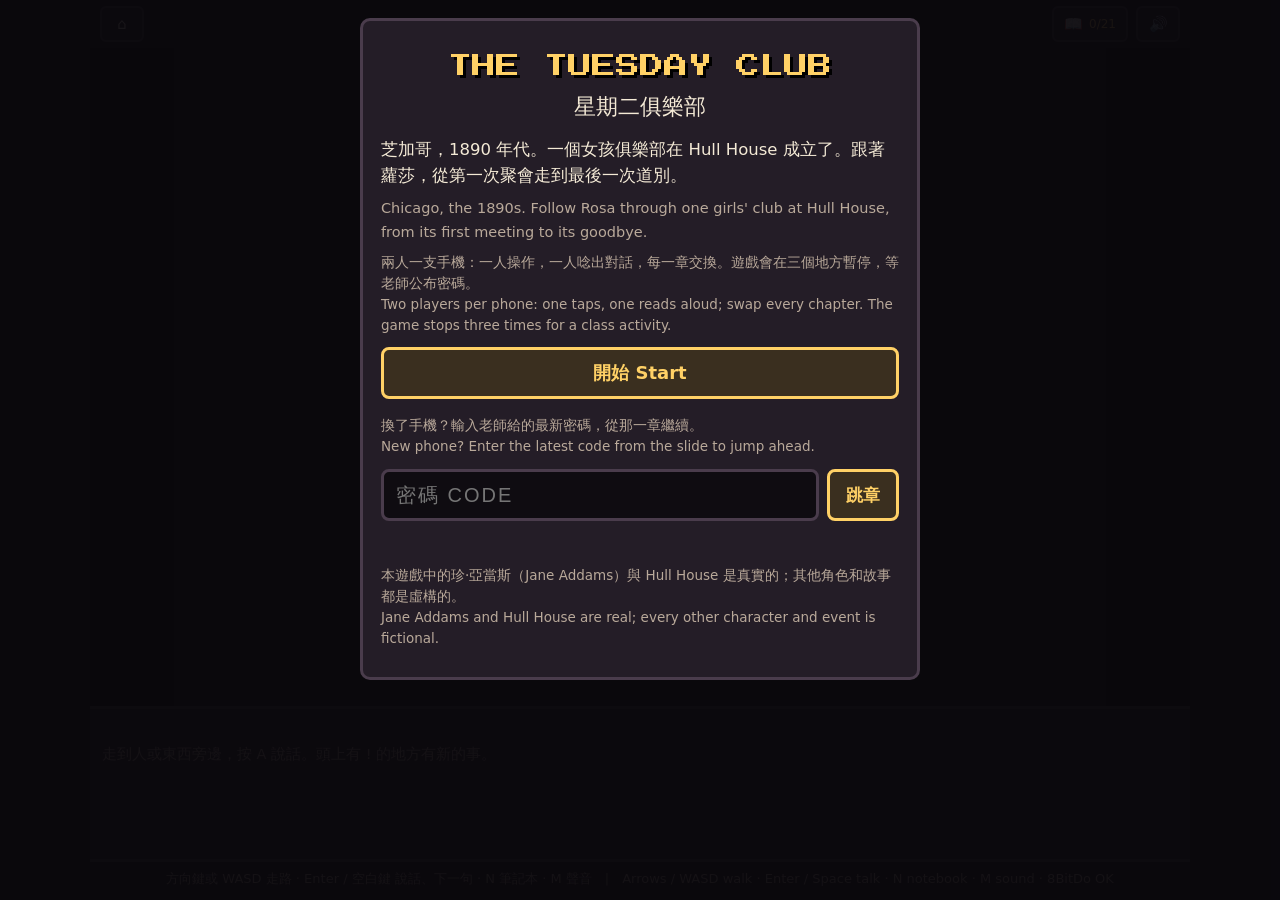
<file: games/tuesday-club/index.html>
<!doctype html>
<html lang="zh-Hant-TW">
<head>
<meta charset="utf-8">
<meta name="viewport" content="width=device-width, initial-scale=1, maximum-scale=1, viewport-fit=cover">
<meta name="theme-color" content="#0f0c11">
<title>星期二俱樂部 The Tuesday Club</title>
<meta name="description" content="A walk-around story game about one girls' club at Hull House, from its first meeting to its goodbye.">
<link rel="icon" href="data:image/svg+xml,%3Csvg xmlns='http://www.w3.org/2000/svg' viewBox='0 0 8 8' shape-rendering='crispEdges'%3E%3Crect width='8' height='8' fill='%230f0c11'/%3E%3Crect x='1' y='1' width='6' height='2' fill='%23c8553d'/%3E%3Crect x='1' y='3' width='6' height='4' fill='%23b97a4a'/%3E%3Crect x='3' y='5' width='2' height='2' fill='%23ffd166'/%3E%3C/svg%3E">
<link rel="preconnect" href="https://fonts.googleapis.com">
<link rel="preconnect" href="https://fonts.gstatic.com" crossorigin>
<link href="https://fonts.googleapis.com/css2?family=Press+Start+2P&display=swap" rel="stylesheet">
<link rel="stylesheet" href="../engine/engine.css">
</head>
<body>
<div id="app">
  <div id="bar">
    <a class="iconbtn" href="../../" aria-label="回到課程首頁 Back to course home">⌂</a>
    <div id="goal" aria-live="polite"></div>
    <button class="iconbtn" id="notesBtn" type="button" aria-label="筆記本 Notebook">📖<span class="count">0</span></button>
    <button class="iconbtn" id="muteBtn" type="button" aria-label="聲音 Sound">🔊</button>
  </div>
  <div id="view">
    <canvas id="map" aria-label="遊戲畫面 Game map"></canvas>
    <div id="toast" role="status"></div>
    <div id="chooser" class="hidden" role="dialog" aria-label="選擇 Choose"><p class="ask">你會怎麼說？ Choose one:</p><div class="choices"></div></div>
  </div>
  <div id="dlg" class="idle noPor" aria-live="polite">
    <canvas class="por" aria-hidden="true"></canvas>
    <div class="txt"><div class="who"></div><div class="say"></div></div>
    <div class="more hidden">▼</div>
  </div>
  <div id="pad">
    <div class="dpad">
      <button class="u" data-dir="up" aria-label="上 Up">▲</button>
      <button class="l" data-dir="left" aria-label="左 Left">◀</button>
      <button class="r" data-dir="right" aria-label="右 Right">▶</button>
      <button class="d" data-dir="down" aria-label="下 Down">▼</button>
    </div>
    <button id="btnA" type="button">A<small>說話 / 下一句</small></button>
  </div>
  <div id="keys">方向鍵或 WASD 走路 · Enter / 空白鍵 說話、下一句 · N 筆記本 · M 聲音　|　Arrows / WASD walk · Enter / Space talk · N notebook · M sound · 8BitDo OK</div>
</div>

<div class="titlecard" id="titlecard"><div><h1></h1><p></p></div></div>

<div class="ov" id="ovTitle">
  <div class="card">
    <div class="logo">THE TUESDAY CLUB</div>
    <p class="zh">星期二俱樂部</p>
    <p>芝加哥，1890 年代。一個女孩俱樂部在 Hull House 成立了。跟著蘿莎，從第一次聚會走到最後一次道別。</p>
    <p class="en">Chicago, the 1890s. Follow Rosa through one girls' club at Hull House, from its first meeting to its goodbye.</p>
    <p class="small">兩人一支手機：一人操作，一人唸出對話，每一章交換。遊戲會在三個地方暫停，等老師公布密碼。<br>
      Two players per phone: one taps, one reads aloud; swap every chapter. The game stops three times for a class activity.</p>
    <button class="big" id="btnStart" type="button">開始 Start</button>
    <button class="big alt hidden" id="btnContinue" type="button">繼續上次進度 Continue</button>
    <p class="small" style="margin-top:16px">換了手機？輸入老師給的最新密碼，從那一章繼續。<br>New phone? Enter the latest code from the slide to jump ahead.</p>
    <div class="code"><input id="jumpInput" autocomplete="off" autocapitalize="characters" spellcheck="false" placeholder="密碼 Code" aria-label="密碼 Code"><button id="jumpOk" type="button">跳章</button></div>
    <div class="fb" id="jumpFb"></div>
    <p class="small">本遊戲中的珍·亞當斯（Jane Addams）與 Hull House 是真實的；其他角色和故事都是虛構的。<br>
      Jane Addams and Hull House are real; every other character and event is fictional.</p>
  </div>
</div>

<div class="ov" id="ovQuiz" role="dialog" aria-modal="true" aria-labelledby="quizQ">
  <div class="card">
    <p class="small" id="quizTag"></p>
    <h2 id="quizQ"></h2>
    <div class="opts" id="quizOpts"></div>
    <div class="fb" id="quizFb" aria-live="polite"></div>
    <button class="big hidden" id="quizNext" type="button">繼續 Continue</button>
  </div>
</div>

<div class="ov" id="ovPause" role="dialog" aria-modal="true" aria-labelledby="pauseHead">
  <div class="card">
    <div class="pausehead" id="pauseHead"></div>
    <div class="task" id="pauseTask"></div>
    <div class="opts zh" id="pauseOpts"></div>
    <div class="code" id="pauseCode"><input id="pauseInput" autocomplete="off" autocapitalize="characters" spellcheck="false" placeholder="密碼 Code" aria-label="密碼 Code"><button id="pauseOk" type="button">確認</button></div>
    <div class="fb" id="pauseFb" aria-live="polite"></div>
    <div class="timer" id="pauseTimer"></div>
    <button class="big hidden" id="pauseGo" type="button">繼續 Continue</button>
  </div>
</div>

<div class="ov" id="ovNotes" role="dialog" aria-modal="true" aria-labelledby="notesHead">
  <div class="card">
    <h2 id="notesHead">📖 筆記本 Notebook <span class="small" id="notesCount"></span></h2>
    <p class="small">遊戲中學到的團體工作名詞。 Group-work terms from the story.</p>
    <ul class="notes" id="notesList"></ul>
    <button class="big" id="notesClose" type="button">關閉 Close</button>
  </div>
</div>

<div class="ov" id="ovEnd">
  <div class="card">
    <div class="logo">THE END</div>
    <p class="zh">星期二俱樂部 — 完</p>
    <p id="endStats"></p>
    <button class="big" id="endNotes" type="button">📖 打開筆記本 Notebook</button>
    <button class="big alt" id="endAgain" type="button">再玩一次 Play again</button>
    <a class="big alt" href="../../">回到課程首頁 Back to course home</a>
    <p class="credit">像素美術 Pixel art by Kenney (kenney.nl)</p>
  </div>
</div>

<script src="data.js"></script>
<script src="../engine/engine.js"></script>
</body>
</html>
</file>
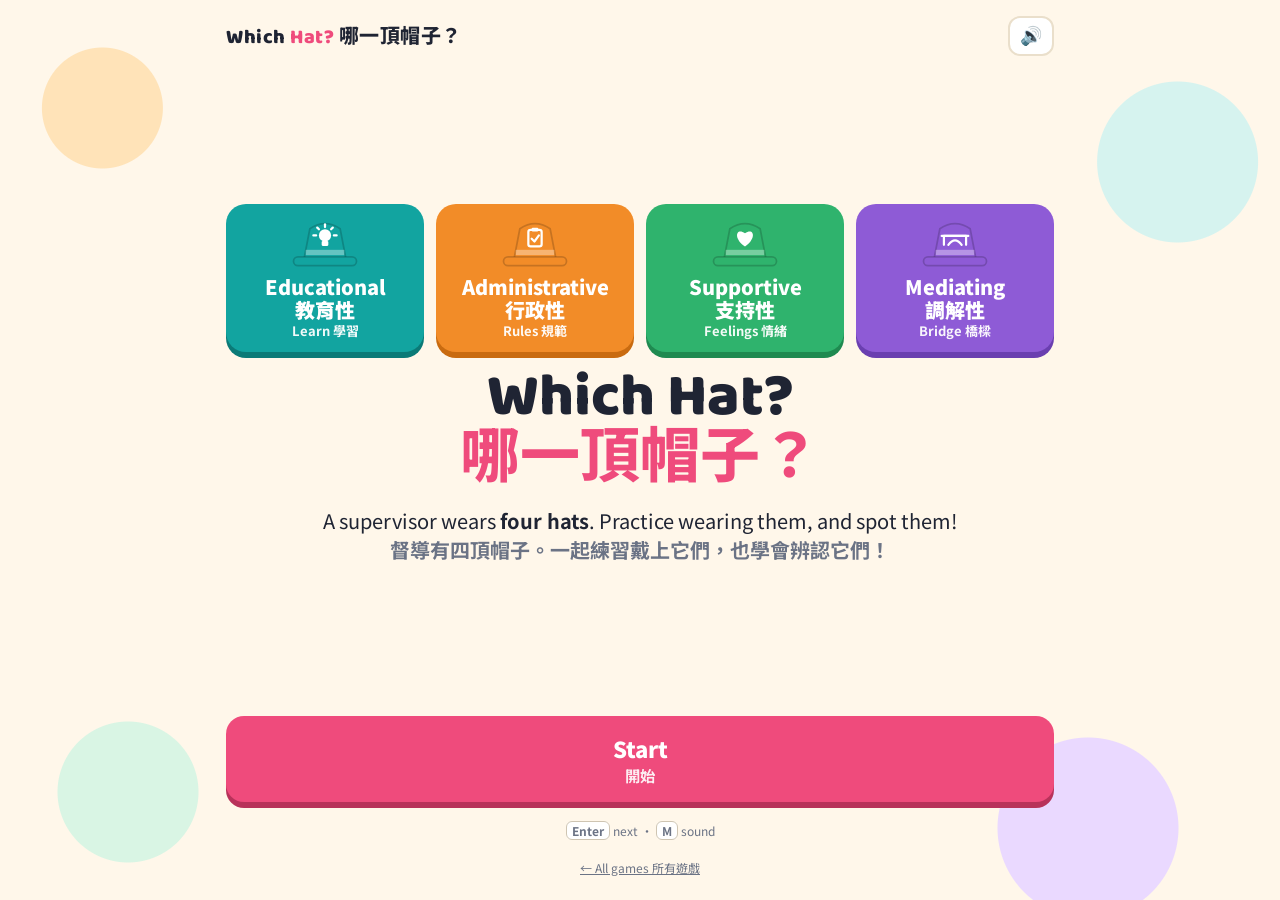
<file: games/which-hat/index.html>
<!DOCTYPE html>
<html lang="en">
<head>
<meta charset="utf-8">
<meta name="viewport" content="width=device-width, initial-scale=1, viewport-fit=cover">
<meta name="theme-color" content="#fff7ea">
<title>Which Hat? 哪一頂帽子？</title>
<link rel="preconnect" href="https://fonts.googleapis.com">
<link href="https://fonts.googleapis.com/css2?family=Baloo+2:wght@600;800&family=Noto+Sans+TC:wght@400;700;900&display=swap" rel="stylesheet">
<style>
:root{
  --edu:#12a4a0; --edu-d:#0b7a77;
  --adm:#f28c28; --adm-d:#c96b10;
  --sup:#2fb36d; --sup-d:#1f8a50;
  --med:#8e5bd6; --med-d:#6a3fb0;
  --ink:#1f2433; --muted:#6b7385; --bg:#fff7ea; --card:#ffffff; --line:#eadfcb;
  --pink:#ef4b7c; --gold:#ffc83d;
}
*{box-sizing:border-box;margin:0;padding:0;-webkit-tap-highlight-color:transparent}
html,body{height:100%}
body{font-family:'Noto Sans TC',system-ui,-apple-system,'Segoe UI',sans-serif;color:var(--ink);background:var(--bg);
  touch-action:manipulation;overflow-x:hidden;
  background-image:radial-gradient(circle at 8% 12%,#ffe3b8 0 60px,transparent 61px),
    radial-gradient(circle at 92% 18%,#d6f3ef 0 80px,transparent 81px),
    radial-gradient(circle at 85% 92%,#ead9ff 0 90px,transparent 91px),
    radial-gradient(circle at 10% 88%,#d9f5e4 0 70px,transparent 71px);
  background-attachment:fixed}
#app{max-width:860px;margin:0 auto;min-height:100%;padding:max(16px,env(safe-area-inset-top)) 16px max(24px,env(safe-area-inset-bottom));display:flex;flex-direction:column}
.top{display:flex;justify-content:space-between;align-items:center;gap:8px;margin-bottom:10px;min-height:40px}
.brand{font-family:'Baloo 2','Noto Sans TC',sans-serif;font-weight:800;font-size:20px;letter-spacing:.5px}
.brand span{color:var(--pink)}
.iconbtn{border:2px solid var(--line);background:#fff;border-radius:12px;height:40px;min-width:40px;padding:0 10px;font-size:18px;cursor:pointer;color:var(--ink)}
.screen{flex:1;display:flex;flex-direction:column;gap:14px;animation:in .35s ease}
@keyframes in{from{opacity:0;transform:translateY(12px)}to{opacity:1;transform:none}}
h1{font-family:'Baloo 2','Noto Sans TC',sans-serif;font-weight:800;font-size:clamp(34px,8vw,60px);line-height:1.05;text-align:center}
h2{font-family:'Baloo 2','Noto Sans TC',sans-serif;font-weight:800;font-size:clamp(24px,5.5vw,36px);line-height:1.15;text-align:center}
.zh{color:var(--muted);font-weight:700}
p.lead{font-size:clamp(16px,3.8vw,20px);text-align:center;line-height:1.45}
.card{background:var(--card);border:3px solid var(--line);border-radius:22px;padding:18px;box-shadow:0 6px 0 var(--line)}
.btn{display:block;width:100%;border:none;border-radius:18px;padding:16px 18px;font:900 clamp(18px,4.4vw,22px) 'Noto Sans TC',sans-serif;
  color:#fff;background:var(--pink);box-shadow:0 6px 0 #b8325a;cursor:pointer;transition:transform .08s}
.btn:active{transform:translateY(4px);box-shadow:0 2px 0 #b8325a}
.btn.alt{background:#fff;color:var(--ink);border:3px solid var(--line);box-shadow:0 5px 0 var(--line)}
.btn:disabled{opacity:.4;pointer-events:none}
.btn small{display:block;font-size:.7em;font-weight:700;opacity:.9}
.row{display:flex;gap:10px}.row>*{flex:1}
.spacer{flex:1}
.kbd{font-size:12px;color:var(--muted);text-align:center;margin-top:6px}
.kbd b{border:1.5px solid #cfc5b2;border-radius:6px;padding:0 5px;background:#fff;font-weight:700}

/* hats */
.hatgrid{display:grid;grid-template-columns:repeat(2,1fr);gap:12px}
@media(min-width:680px){.hatgrid.four{grid-template-columns:repeat(4,1fr)}}
.hat{border-radius:20px;padding:12px 10px;color:#fff;text-align:center;position:relative;border:none;font-family:inherit;cursor:default}
.hat svg{width:100%;max-width:120px;height:auto;display:block;margin:0 auto}
.hat .nm{font-weight:900;font-size:clamp(16px,4vw,20px);line-height:1.15}
.hat .hk{font-weight:700;font-size:13px;opacity:.95}
.hat.edu{background:var(--edu);box-shadow:0 6px 0 var(--edu-d)}
.hat.adm{background:var(--adm);box-shadow:0 6px 0 var(--adm-d)}
.hat.sup{background:var(--sup);box-shadow:0 6px 0 var(--sup-d)}
.hat.med{background:var(--med);box-shadow:0 6px 0 var(--med-d)}
.hat.small svg{max-width:70px}
.hat.toggle{cursor:pointer;transition:transform .1s,opacity .15s,filter .15s}
.hat.toggle.off{filter:grayscale(.85);opacity:.45}
.hat.toggle .tick{position:absolute;top:8px;right:10px;width:30px;height:30px;border-radius:50%;background:#fff;color:var(--ink);font-weight:900;line-height:30px;display:none}
.hat.toggle.on .tick{display:block}
.hat.toggle.on{transform:scale(1.03)}
.hat .num{position:absolute;top:8px;left:10px;font-size:12px;font-weight:900;opacity:.8}

/* big intro hat */
.bighat{border-radius:28px;color:#fff;padding:22px 18px;text-align:center}
.bighat svg{width:min(56vw,230px);height:auto;animation:pop .5s cubic-bezier(.2,1.6,.4,1)}
@keyframes pop{from{transform:scale(.4) rotate(-12deg);opacity:0}to{transform:none;opacity:1}}
.bighat .nm{font-family:'Baloo 2','Noto Sans TC',sans-serif;font-weight:800;font-size:clamp(30px,8vw,46px);line-height:1.05}
.bighat .hook{display:inline-block;background:rgba(255,255,255,.25);border-radius:999px;padding:4px 16px;font-weight:900;margin:8px 0;font-size:18px}
.bighat .def{font-size:clamp(16px,4vw,19px);line-height:1.45;margin-top:6px}
.bighat .q{margin-top:12px;background:#fff;color:var(--ink);border-radius:16px;padding:10px 12px;font-weight:900;font-size:clamp(17px,4.2vw,21px)}
.dots{display:flex;gap:8px;justify-content:center}
.dots i{width:12px;height:12px;border-radius:50%;background:#e4d8c2}
.dots i.on{background:var(--ink)}

/* roles */
.roles{display:grid;grid-template-columns:repeat(2,1fr);gap:10px}
.role{border-radius:18px;padding:12px;background:#fff;border:3px solid var(--line);text-align:center}
.role .rn{font-weight:900;font-size:15px;color:var(--muted)}
.role .who{font-family:'Baloo 2','Noto Sans TC',sans-serif;font-weight:800;font-size:clamp(20px,5vw,26px);word-break:break-word}
.role.r0{border-color:var(--pink);background:#fff0f4}
.role.r1{border-color:#3b82f6;background:#eef4ff}
.role .ic{font-size:26px}
.swap{animation:swap .6s ease}
@keyframes swap{0%{transform:rotateY(90deg)}100%{transform:none}}

/* inputs */
.field{display:flex;flex-direction:column;gap:6px}
.field label{font-weight:900}
.field input{font:700 20px 'Noto Sans TC',sans-serif;padding:14px;border-radius:14px;border:3px solid var(--line);background:#fff;width:100%}
.field input:focus{outline:none;border-color:var(--pink)}
.confirmrow{display:flex;align-items:center;gap:10px;background:#fff;border:3px solid var(--line);border-radius:16px;padding:10px 12px}
.confirmrow.ok{border-color:var(--sup);background:#effaf3}
.confirmrow .lab{font-size:13px;font-weight:900;color:var(--muted)}
.confirmrow .val{font-weight:900;font-size:20px;word-break:break-word}
.confirmrow .grow{flex:1}
.confirmrow input{font:700 18px 'Noto Sans TC',sans-serif;padding:8px;border-radius:10px;border:2px solid var(--pink);width:100%}
.mini{border:none;border-radius:12px;padding:10px 12px;font:900 15px 'Noto Sans TC',sans-serif;cursor:pointer;white-space:nowrap}
.mini.edit{background:#fff;border:2px solid var(--line);color:var(--ink)}
.mini.acc{background:var(--sup);color:#fff}
.mini.done{background:transparent;color:var(--sup-d)}

/* scenario + timer */
.scenario{background:#fff;border:4px dashed #3b82f6;border-radius:22px;padding:18px;font-size:clamp(19px,4.8vw,26px);line-height:1.45;font-weight:700}
.scenario .zh{display:block;margin-top:8px;font-size:.82em}
.pill{display:inline-block;border-radius:999px;padding:4px 14px;font-weight:900;font-size:14px;background:var(--ink);color:#fff}
.timer{font-family:'Baloo 2',sans-serif;font-weight:800;font-size:clamp(64px,20vw,120px);text-align:center;line-height:1}
.timer.low{color:var(--pink);animation:pulse 1s infinite}
@keyframes pulse{50%{transform:scale(1.06)}}
.bar{height:14px;border-radius:999px;background:#efe4cf;overflow:hidden}
.bar i{display:block;height:100%;background:linear-gradient(90deg,var(--edu),var(--adm),var(--sup),var(--med));transition:width .25s linear}
.opener{background:#fff;border:4px solid var(--pink);border-radius:22px;padding:18px;text-align:center}
.opener .en{font-family:'Baloo 2','Noto Sans TC',sans-serif;font-weight:800;font-size:clamp(24px,6vw,34px);line-height:1.15}
.opener .zh{font-size:clamp(17px,4.2vw,21px);margin-top:6px}

/* reveal */
.legend{display:flex;flex-wrap:wrap;gap:6px 14px;justify-content:center;font-size:13px;font-weight:700;color:var(--muted)}
.res{display:grid;grid-template-columns:repeat(2,1fr);gap:10px}
@media(min-width:680px){.res{grid-template-columns:repeat(4,1fr)}}
.resitem{border-radius:18px;padding:10px;text-align:center;color:#fff;position:relative}
.resitem.dim{filter:grayscale(.9);opacity:.35}
.resitem .tag{display:inline-block;background:#fff;color:var(--ink);border-radius:999px;padding:2px 10px;font-weight:900;font-size:13px;margin-top:4px}
.why{background:#fff;border-radius:18px;border:3px solid var(--line);padding:14px;font-size:17px;line-height:1.45}

/* summary */
.sumrow{background:#fff;border:3px solid var(--line);border-radius:18px;padding:12px 14px}
.sumrow .h{display:flex;justify-content:space-between;gap:8px;font-weight:900}
.chips{display:flex;flex-wrap:wrap;gap:6px;margin-top:6px}
.chip{border-radius:999px;padding:3px 10px;color:#fff;font-weight:900;font-size:13px}
.chip.ghost{background:#fff !important;border:2px dashed currentColor}
.confetti{position:fixed;top:-20px;width:10px;height:16px;z-index:50;pointer-events:none;animation:fall linear forwards}
@keyframes fall{to{transform:translateY(110vh) rotate(720deg)}}
</style>
</head>
<body>
<div id="app"></div>
<script>
/* ============================================================
   Which Hat? — supervision role-play game (4 players, 4 rounds)
   Touch-first; keyboard: Enter/Space = main button, ← → = browse hats,
   1–4 = toggle hats, P = pause timer, M = mute.
   ============================================================ */

const HATS = {
  edu:{en:"Educational",zh:"教育性",hook:"Learn 學習",
       def:"Teaches knowledge and skills. Helps the worker grow as a professional.",
       defzh:"教導知識與技巧，協助社工專業成長。",
       q:"“What can you learn from this?”",qzh:"「你可以從中學到什麼？」"},
  adm:{en:"Administrative",zh:"行政性",hook:"Rules 規範",
       def:"Makes sure the work follows agency rules, policies and deadlines.",
       defzh:"確保工作符合機構規定、政策與期限。",
       q:"“Is the work done right and on time?”",qzh:"「工作有沒有做對、準時完成？」"},
  sup:{en:"Supportive",zh:"支持性",hook:"Feelings 情緒",
       def:"Cares for the worker's feelings and stress. Builds morale and helps prevent burnout.",
       defzh:"關心社工的情緒與壓力，提升士氣、預防職業倦怠。",
       q:"“How are you doing?”",qzh:"「你還好嗎？」"},
  med:{en:"Mediating",zh:"調解性",hook:"Bridge 橋樑",
       def:"Builds a bridge between the worker and the agency, other professionals or the community. Helps solve conflicts.",
       defzh:"在社工與機構、其他專業或社區之間搭起橋樑，協助化解衝突。",
       q:"“Let's solve this together.”",qzh:"「我們一起來解決。」"}
};
const HAT_KEYS = ["edu","adm","sup","med"];
const COLORS = {edu:"#12a4a0",adm:"#f28c28",sup:"#2fb36d",med:"#8e5bd6"};

const ROLES = [
  {en:"Supervisor",zh:"督導",ic:"🧑‍💼",job:"Listen, ask, help. Try to wear the right hats.",jobzh:"傾聽、提問、協助，試著戴上合適的帽子。"},
  {en:"Worker",zh:"社工",ic:"🗣️",job:"Read the scenario aloud and act as the worker with the problem.",jobzh:"念出情境，扮演遇到問題的社工。"},
  {en:"Observer 1",zh:"觀察員一",ic:"👀",job:"Watch quietly. Then decide with Observer 2 which hats were used.",jobzh:"安靜觀察，最後和觀察員二一起決定用了哪些帽子。"},
  {en:"Observer 2",zh:"觀察員二",ic:"👀",job:"Watch quietly. Then decide with Observer 1 which hats were used.",jobzh:"安靜觀察，最後和觀察員一一起決定用了哪些帽子。"}
];

const OPENERS = [
  ["Tell me what happened.","告訴我發生了什麼事。"],
  ["What have you tried so far?","你目前試過哪些方法？"],
  ["How are you feeling right now?","你現在感覺怎麼樣？"],
  ["Thanks for coming to me. Where should we start?","謝謝你來找我。我們從哪裡開始？"],
  ["What do you need from me today?","你今天需要我幫你什麼？"],
  ["Take your time. I'm listening.","慢慢說，我在聽。"]
];

/* id, worker's words (EN/中), suggested hats, why (EN/中) */
const SCENARIOS = [
 [1,"I'm new. The agency evaluation is next month, and I don't know how to write a good case record.","我是新人。下個月機構要評鑑，我不知道怎麼寫好個案紀錄。",["edu","adm"],"Teach the recording skill (educational) and meet the evaluation standard (administrative).","教導紀錄技巧（教育性），並符合評鑑標準（行政性）。"],
 [2,"I visited a family today about child abuse. I can't stop thinking about it. I cried in the car.","今天我去訪視一個兒虐家庭，我一直忘不了，在車上哭了。",["sup"],"The worker first needs care for their feelings.","社工最需要的是情緒上的關心與支持。"],
 [3,"The hospital nurse and I disagree about Grandma Lin's discharge plan. Now the nurse won't talk to me.","我和醫院護理師對林奶奶的出院計畫意見不同，現在護理師不跟我說話。",["med"],"The supervisor can build a bridge between the worker and the hospital.","督導可以在社工與醫院之間搭起橋樑。"],
 [4,"I still have six reports for the government contract. They were due last Friday.","政府委託案還有六份報告沒交，上週五就到期了。",["adm"],"Deadlines and contract rules: plan and prioritize the work.","期限與契約規定：規劃並排定工作的優先順序。"],
 [5,"I want to try a new group activity for caregivers, but I'm not sure how to run it.","我想為照顧者辦一個新的團體活動，但不確定怎麼帶。",["edu"],"The worker wants to learn a new skill.","社工想學習新的技巧。"],
 [6,"The agency made a new rule that I think is unfair to clients. My client is angry, and so am I.","機構訂了一條我覺得對案主不公平的新規定。案主很生氣，我也是。",["med","sup"],"Carry the concern to the agency (mediating) and acknowledge the worker's anger (supportive).","把意見向機構反映（調解性），並接住社工的情緒（支持性）。"],
 [7,"A client's son shouted at me on the phone and said he will complain to the city councilor. I'm still shaking.","案主的兒子在電話裡對我大吼，說要去找議員投訴。我現在還在發抖。",["sup","med"],"Calm and support the worker first, then help handle the conflict with the family.","先安撫、支持社工，再協助處理與家屬的衝突。"],
 [8,"Tomorrow is my first home safety check for an older adult who lives alone. I've never done one.","明天是我第一次為獨居長者做居家安全評估，我從來沒做過。",["edu"],"Teach the steps before the visit.","在訪視前教導評估的步驟。"],
 [9,"A family had no food, so I gave emergency cash without my manager's signature. Now accounting says I broke the rule.","有個家庭沒有東西吃，我沒等主管簽名就先發了急難救助金。現在會計說我違反規定。",["adm","med"],"Explain the procedure and why it matters, and help sort it out with accounting.","說明程序和它的重要性，並協助與會計溝通處理。"],
 [10,"Two workers quit, so my caseload went from 25 to 40. I've worked every weekend this month.","兩位同事離職後，我的個案量從25件增加到40件，這個月每個週末都在工作。",["sup","adm"],"Care for the worker's stress and share out the workload fairly.","關心社工的壓力，並公平地重新分配工作量。"],
 [11,"The school counselor and I both think we are in charge of the same teenager. We keep giving the family different advice.","學校輔導老師和我都認為自己負責同一位青少年，我們一直給家長不同的建議。",["med"],"Bring both professionals together and agree on who does what.","讓雙方專業坐下來，釐清彼此的分工。"],
 [12,"I don't understand the new long-term care service codes, and my billing keeps getting rejected.","我看不懂新的長照服務碼，核銷一直被退件。",["edu","adm"],"Teach the codes and make sure the paperwork follows the rules.","教導服務碼，並確保文件符合規定。"],
 [13,"A client gave me a red envelope (紅包) to say thank you. I didn't know what to say, so I took it.","案主包了紅包謝謝我，我不知道該怎麼回應，就收下了。",["adm","edu"],"Agency ethics rules apply, and the worker can learn how to say no politely next time.","涉及機構的倫理規範，也可以教社工下次如何婉拒。"],
 [14,"I feel like I'm not good enough for this job. Everyone else seems to know what they're doing.","我覺得自己不適任這份工作，好像大家都知道自己在做什麼，只有我不會。",["sup"],"Rebuild the worker's confidence.","重建社工的信心。"],
 [15,"The village chief wants his relative to get home care before everyone else on the waiting list.","村長希望他的親戚可以插隊，比排隊名單上的其他人先得到居家服務。",["med","adm"],"Handle the outside pressure and keep the waiting-list rules fair.","處理外部壓力，並維持公平的排序規則。"],
 [16,"Our funder wants outcome data, but I only counted how many people came to our activities.","補助單位要成效資料，但我只統計了參加人數。",["edu","adm"],"Teach the difference between output and outcome, and meet the funder's reporting rules.","教導產出與成效的差別，並符合補助單位的報告要求。"],
 [17,"My volunteers argue every week about who has to drive. Two of them want to quit.","我的志工每週都在吵誰要負責開車，有兩位想退出。",["med"],"Help the volunteers solve the conflict together.","協助志工們一起化解衝突。"],
 [18,"I forgot to call a client back, and she missed her hospital appointment. I feel terrible.","我忘了回電給一位案主，害她錯過醫院門診。我覺得很糟。",["sup","adm"],"Support the worker, then set up a system so it doesn't happen again.","先支持社工，再建立制度避免再發生。"],
 [19,"I want to learn a new counseling method, but I don't know if the agency will pay for the training.","我想學一種新的會談方法，但不知道機構會不會補助訓練費用。",["edu","adm"],"Encourage professional growth and check the agency's training budget and rules.","鼓勵專業成長，並確認機構的訓練經費與規定。"],
 [20,"My client died last week. Since then, I can't focus on my other cases.","我的案主上週過世了，從那之後我無法專心處理其他個案。",["sup"],"Grief needs support before anything else.","失落與哀傷需要先被支持。"],
 [21,"The hospital sent a client home without telling us. Now nobody is caring for him at home.","醫院沒通知我們就讓案主出院，現在家裡沒有人照顧他。",["med"],"Connect quickly with the hospital and other services to close the gap.","迅速與醫院及其他單位聯繫，補上服務缺口。"],
 [22,"I'm not sure if this family's situation must be reported (通報) by law.","我不確定這個家庭的狀況依法是否需要通報。",["edu","adm"],"Teach the law and the agency's reporting procedure.","教導相關法規與機構的通報程序。"],
 [23,"A coworker keeps taking credit for my work in team meetings.","有位同事在團隊會議上一直把我的功勞說成是他的。",["med","sup"],"Listen first, then help the two coworkers talk it through.","先傾聽，再協助兩位同事溝通。"],
 [24,"The government changed the home-visit form again. I have to redo all my records this month.","政府又改了家訪表格，這個月我得重做所有紀錄。",["adm","sup"],"Plan the paperwork realistically and acknowledge the frustration.","務實規劃文書工作，並同理社工的挫折。"]
];

const ROUND_SECONDS = 180;
const SAVE_KEY = "whichhat_state_v1", USED_KEY = "whichhat_used_v1";

/* ---------------- sound (Web Audio, no files) ---------------- */
let actx = null, muted = false;
try { muted = localStorage.getItem("whichhat_muted") === "1"; } catch (e) {}
function ac(){ if(!actx){ try{ actx = new (window.AudioContext||window.webkitAudioContext)(); }catch(e){} } if(actx && actx.state==="suspended") actx.resume(); return actx; }
function tone(freq, dur=0.12, type="triangle", vol=0.18, delay=0){
  if(muted) return; const a = ac(); if(!a) return;
  const t = a.currentTime + delay, o = a.createOscillator(), g = a.createGain();
  o.type = type; o.frequency.setValueAtTime(freq, t);
  g.gain.setValueAtTime(0.0001, t); g.gain.exponentialRampToValueAtTime(vol, t+0.01);
  g.gain.exponentialRampToValueAtTime(0.0001, t+dur);
  o.connect(g); g.connect(a.destination); o.start(t); o.stop(t+dur+0.05);
}
const SFX = {
  tap(){ tone(660,.07,"triangle",.12); },
  ok(){ tone(523,.1); tone(784,.16,"triangle",.18,.08); },
  hat(k){ const f={edu:523,adm:587,sup:659,med:784}[k]||600; tone(f,.12,"sine",.2); tone(f*1.5,.18,"sine",.12,.09); },
  untick(){ tone(330,.08,"sine",.12); },
  tick(){ tone(1200,.04,"square",.05); },
  start(){ [392,523,659].forEach((f,i)=>tone(f,.15,"triangle",.16,i*.09)); },
  bell(){ [880,1175,880,1175].forEach((f,i)=>tone(f,.35,"sine",.22,i*.18)); },
  swap(){ for(let i=0;i<6;i++) tone(300+i*90,.06,"sawtooth",.05,i*.04); },
  fanfare(){ [523,659,784,1047].forEach((f,i)=>tone(f,.25,"triangle",.18,i*.11)); tone(1047,.6,"sine",.12,.5); }
};

/* ---------------- state ---------------- */
let S = fresh();
function fresh(){ return {screen:"title", introIdx:0, names:["","","",""], accepted:[false,false,false,false], editing:-1,
  round:0, order:[], openerIdx:0, picked:[], log:[], endAt:0, remaining:ROUND_SECONDS, paused:false}; }
function save(){ try{ const c = {...S}; localStorage.setItem(SAVE_KEY, JSON.stringify(c)); }catch(e){} }
function loadSaved(){ try{ return JSON.parse(localStorage.getItem(SAVE_KEY)||"null"); }catch(e){ return null; } }
function clearSaved(){ try{ localStorage.removeItem(SAVE_KEY); }catch(e){} }
function usedIds(){ try{ return JSON.parse(localStorage.getItem(USED_KEY)||"[]"); }catch(e){ return []; } }
function setUsed(a){ try{ localStorage.setItem(USED_KEY, JSON.stringify(a)); }catch(e){} }

/* pick 4 scenarios not used before on this device; reset the pool when it runs low */
function pickScenarios(){
  let used = usedIds(); let pool = SCENARIOS.filter(s => !used.includes(s[0]));
  if(pool.length < 4){ used = []; pool = SCENARIOS.slice(); }
  pool.sort(() => Math.random() - .5);
  const chosen = pool.slice(0,4).map(s => s[0]);
  setUsed(used.concat(chosen)); return chosen;
}
const scen = id => SCENARIOS.find(s => s[0] === id);
/* role i is held by player (i - round) mod 4: everyone moves one seat each round */
const holder = (role, r=S.round) => (((role - r) % 4) + 4) % 4;
const nm = (role, r) => esc(S.names[holder(role, r)]);
function esc(s){ return String(s).replace(/[&<>"']/g, c => ({"&":"&amp;","<":"&lt;",">":"&gt;",'"':"&quot;","'":"&#39;"}[c])); }

/* ---------------- hat art ---------------- */
function symbol(k){
  const w = 'stroke="#fff" stroke-width="4" stroke-linecap="round" stroke-linejoin="round" fill="none"';
  if(k==="edu") return `<circle cx="0" cy="-5" r="11" fill="#fff"/><rect x="-6" y="5" width="12" height="9" rx="2" fill="#fff"/>
     <line x1="-21" y1="-5" x2="-16" y2="-5" ${w}/><line x1="16" y1="-5" x2="21" y2="-5" ${w}/><line x1="0" y1="-25" x2="0" y2="-20" ${w}/>
     <line x1="-14" y1="-19" x2="-11" y2="-16" ${w}/><line x1="14" y1="-19" x2="11" y2="-16" ${w}/>`;
  if(k==="adm") return `<rect x="-12" y="-15" width="24" height="30" rx="4" ${w}/><rect x="-6" y="-19" width="12" height="7" rx="2" fill="#fff"/>
     <path d="M-6 1 L-1 6 L7 -5" ${w}/>`;
  if(k==="sup") return `<path d="M0 15 C-22 0 -16 -20 0 -9 C16 -20 22 0 0 15 Z" fill="#fff"/>`;
  return `<path d="M-20 12 L-20 -4 L20 -4 L20 12" ${w}/><path d="M-12 12 Q0 -4 12 12" ${w}/><line x1="-24" y1="-4" x2="24" y2="-4" ${w}/>`;
}
function hatSVG(k){
  const c = COLORS[k];
  return `<svg viewBox="0 0 120 100" aria-hidden="true">
    <path d="M24 74 L96 74 L86 22 Q60 4 34 22 Z" fill="${c}" stroke="rgba(0,0,0,.18)" stroke-width="3"/>
    <rect x="27" y="58" width="66" height="9" fill="rgba(255,255,255,.35)"/>
    <rect x="6" y="70" width="108" height="15" rx="7.5" fill="${c}" stroke="rgba(0,0,0,.18)" stroke-width="3"/>
    <g transform="translate(60,38) scale(.95)">${symbol(k)}</g></svg>`;
}
function hatTile(k, extra="", cls=""){
  return `<div class="hat ${k} ${cls}" data-hat="${k}">${extra}${hatSVG(k)}<div class="nm">${HATS[k].en}<br>${HATS[k].zh}</div><div class="hk">${HATS[k].hook}</div></div>`;
}

/* ---------------- screens ---------------- */
const app = document.getElementById("app");
function shell(inner){
  return `<div class="top"><div class="brand">Which <span>Hat?</span> 哪一頂帽子？</div>
    <div class="row" style="flex:0"><button class="iconbtn" data-act="mute" aria-label="sound">${muted?"🔇":"🔊"}</button>
    ${S.screen!=="title"?'<button class="iconbtn" data-act="home" aria-label="home">⌂</button>':""}</div></div>
    <div class="screen">${inner}</div>`;
}
function kbd(t){ return `<div class="kbd">${t}</div>`; }

const VIEWS = {
  title(){
    const saved = loadSaved();
    const cont = saved && !["title","summary"].includes(saved.screen);
    return `<div class="spacer"></div>
      <div class="hatgrid four">${HAT_KEYS.map(k=>hatTile(k,"","small")).join("")}</div>
      <h1>Which Hat?<br><span style="color:var(--pink)">哪一頂帽子？</span></h1>
      <p class="lead">A supervisor wears <b>four hats</b>. Practice wearing them, and spot them!<br><span class="zh">督導有四頂帽子。一起練習戴上它們，也學會辨認它們！</span></p>
      <div class="spacer"></div>
      ${cont?`<button class="btn" data-act="resume" data-primary>Continue game<small>繼續上次的遊戲</small></button>`:""}
      <button class="btn ${cont?"alt":""}" data-act="start" ${cont?"":"data-primary"}>Start<small>開始</small></button>
      ${kbd("<b>Enter</b> next · <b>M</b> sound")}
      <div class="kbd"><a href="../../" style="color:var(--muted)">← All games 所有遊戲</a></div>`;
  },
  intro(){
    const k = HAT_KEYS[S.introIdx], h = HATS[k];
    return `<div class="dots">${HAT_KEYS.map((_,i)=>`<i class="${i===S.introIdx?"on":""}"></i>`).join("")}</div>
      <div class="bighat" style="background:${COLORS[k]};box-shadow:0 8px 0 rgba(0,0,0,.18)">
        ${hatSVG(k)}<div class="nm">${h.en}<br>${h.zh}</div>
        <div class="hook">${h.hook}</div>
        <div class="def">${h.def}<br><span style="opacity:.9">${h.defzh}</span></div>
        <div class="q">${h.q}<br><span class="zh">${h.qzh}</span></div></div>
      <div class="spacer"></div>
      <div class="row">${S.introIdx>0?`<button class="btn alt" data-act="prevhat">← Back<small>上一頂</small></button>`:""}
      <button class="btn" data-act="nexthat" data-primary>${S.introIdx<3?"Next hat →<small>下一頂帽子</small>":"See all four →<small>看四頂帽子</small>"}</button></div>
      ${kbd("<b>←</b> <b>→</b> browse · <b>Enter</b> next")}`;
  },
  allhats(){
    return `<h2>Remember the four hats<br><span class="zh">記住四頂帽子</span></h2>
      <div class="hatgrid four">${HAT_KEYS.map(k=>hatTile(k)).join("")}</div>
      <p class="lead"><b>💡 Learn · 📋 Rules · 💚 Feelings · 🌉 Bridge</b><br><span class="zh">One problem can need more than one hat. 一個問題可能需要不只一頂帽子。</span></p>
      <div class="spacer"></div>
      <button class="btn" data-act="groups" data-primary>Form groups →<small>開始分組</small></button>`;
  },
  groups(){
    return `<h2>Form a group of 4<br><span class="zh">四人一組</span></h2>
      <div class="roles">${ROLES.map((r,i)=>`<div class="role ${i<2?"r"+i:""}"><div class="ic">${r.ic}</div>
        <div class="who" style="font-size:20px">${r.en}<br>${r.zh}</div><div style="font-size:14px;margin-top:4px">${r.job}<br><span class="zh">${r.jobzh}</span></div></div>`).join("")}</div>
      <p class="lead">4 rounds. After each round, <b>everyone switches roles</b>, so everyone is the supervisor once.<br><span class="zh">共四回合，每回合結束後<b>大家交換角色</b>，每個人都會當一次督導。</span></p>
      <div class="spacer"></div>
      <button class="btn" data-act="names" data-primary>Enter names →<small>輸入姓名</small></button>`;
  },
  names(){
    return `<h2>Who starts in each role?<br><span class="zh">第一回合誰擔任哪個角色？</span></h2>
      ${ROLES.map((r,i)=>`<div class="field"><label for="n${i}">${r.ic} ${r.en} ${r.zh}</label>
        <input id="n${i}" data-idx="${i}" autocomplete="off" maxlength="20" placeholder="Name 姓名" value="${esc(S.names[i])}"></div>`).join("")}
      <div class="spacer"></div>
      <button class="btn" data-act="confirmnames" data-primary ${S.names.every(n=>n.trim())?"":"disabled"}>Next →<small>下一步</small></button>
      ${kbd("<b>Enter</b> moves to the next box")}`;
  },
  confirm(){
    const all = S.accepted.every(Boolean);
    return `<h2>Check each name<br><span class="zh">確認每個名字</span></h2>
      ${ROLES.map((r,i)=>{
        if(S.editing===i) return `<div class="confirmrow"><div class="grow"><div class="lab">${r.en} ${r.zh}</div>
          <input id="edit" maxlength="20" value="${esc(S.names[i])}"></div><button class="mini acc" data-act="saveedit">Save 儲存</button></div>`;
        return `<div class="confirmrow ${S.accepted[i]?"ok":""}"><div class="grow"><div class="lab">${r.ic} ${r.en} ${r.zh}</div><div class="val">${esc(S.names[i])}</div></div>
          ${S.accepted[i]?`<button class="mini done" data-act="edit" data-i="${i}">✓ Edit</button>`:
          `<button class="mini edit" data-act="edit" data-i="${i}">Edit 修改</button><button class="mini acc" data-act="accept" data-i="${i}">Accept 確認</button>`}</div>`;
      }).join("")}
      <div class="spacer"></div>
      ${all?"":`<button class="btn alt" data-act="acceptall">Accept all<small>全部確認</small></button>`}
      <button class="btn" data-act="begin" data-primary ${all?"":"disabled"}>Start the game!<small>開始遊戲！</small></button>`;
  },
  round(){
    const r = S.round;
    return `<div style="text-align:center"><span class="pill">Round ${r+1} of 4 · 第${r+1}回合</span></div>
      <h2>${r===0?"Your roles":"Switch roles!"}<br><span class="zh">${r===0?"你們的角色":"交換角色！"}</span></h2>
      <div class="roles">${ROLES.map((ro,i)=>`<div class="role ${i<2?"r"+i:""} ${r>0?"swap":""}"><div class="rn">${ro.ic} ${ro.en} ${ro.zh}</div><div class="who">${nm(i)}</div></div>`).join("")}</div>
      <p class="lead">${r===0?"Move your seats if you like, so the supervisor and worker face each other.":"Everyone moved one seat: Supervisor → Worker → Observer → Supervisor."}<br>
        <span class="zh">${r===0?"可以調整座位，讓督導和社工面對面。":"每個人往下一個角色移動：督導→社工→觀察員→督導。"}</span></p>
      <div class="spacer"></div>
      <button class="btn" data-act="opener" data-primary>Ready →<small>準備好了</small></button>`;
  },
  opener(){
    const o = OPENERS[S.openerIdx];
    return `<div style="text-align:center"><span class="pill">Round ${S.round+1} · Step 1</span></div>
      <h2>🧑‍💼 ${nm(0)}, start as the supervisor<br><span class="zh">${nm(0)}，請以督導身分開場</span></h2>
      <div class="opener"><div class="en">“${o[0]}”</div><div class="zh">「${o[1]}」</div></div>
      <button class="btn alt" data-act="shuffle">🔀 Another opener<small>換一句</small></button>
      <p class="lead">Say it to <b>${nm(1)}</b> (the worker).<br><span class="zh">對社工 <b>${nm(1)}</b> 說這句話。</span></p>
      <div class="spacer"></div>
      <button class="btn" data-act="scenario" data-primary>Next: the worker's problem →<small>下一步：社工的問題</small></button>`;
  },
  scenario(){
    const s = scen(S.picked[S.round]);
    return `<div style="text-align:center"><span class="pill">Round ${S.round+1} · Step 2</span></div>
      <h2>🗣️ ${nm(1)}, read this aloud<br><span class="zh">${nm(1)}，請大聲念出來</span></h2>
      <div class="scenario">“${s[1]}”<span class="zh">「${s[2]}」</span></div>
      <p class="lead">Then keep talking as the worker. The timer starts now.<br><span class="zh">念完後繼續扮演社工，計時開始。</span></p>
      <div class="spacer"></div>
      <button class="btn" data-act="talk" data-primary>Start the 3-minute timer ▶<small>開始計時三分鐘</small></button>`;
  },
  talk(){
    const s = scen(S.picked[S.round]);
    return `<div style="text-align:center"><span class="pill">Round ${S.round+1} · Step 3 · 🧑‍💼 ${nm(0)} &amp; 🗣️ ${nm(1)}</span></div>
      <div class="timer" id="clock">${fmt(S.remaining)}</div>
      <div class="bar"><i id="barfill" style="width:${100*S.remaining/ROUND_SECONDS}%"></i></div>
      <p class="lead" style="font-size:16px"><b>Supervisor, which hat do you need?</b> <span class="zh">督導，你需要哪一頂帽子？</span></p>
      <div class="hatgrid four">${HAT_KEYS.map(k=>`<div class="hat ${k} small">${hatSVG(k)}<div class="nm">${HATS[k].en} ${HATS[k].zh}</div><div class="hk">${HATS[k].q}</div></div>`).join("")}</div>
      <div class="scenario" style="font-size:16px;border-width:3px;padding:12px">“${s[1]}”</div>
      <div class="row"><button class="btn alt" data-act="pause">${S.paused?"▶ Resume 繼續":"⏸ Pause 暫停"}</button>
        <button class="btn alt" data-act="plus">+30 s</button></div>
      <button class="btn" data-act="timesup" data-primary>We're done ✓<small>提早結束</small></button>
      ${kbd("<b>P</b> pause · <b>Enter</b> finish early")}`;
  },
  check(){
    const used = S.log[S.round]?.used || [];
    return `<div style="text-align:center"><span class="pill">Round ${S.round+1} · Step 4</span></div>
      <h2>👀 ${nm(2)} &amp; ${nm(3)}:<br>which hats did ${nm(0)} wear?<br><span class="zh">觀察員一起決定：督導用了哪幾頂帽子？</span></h2>
      <p class="lead" style="font-size:16px">Talk together, then tap <b>all</b> the hats you saw.<br><span class="zh">兩人討論後，點選看到的<b>所有</b>帽子。</span></p>
      <div class="hatgrid four">${HAT_KEYS.map((k,i)=>hatTile(k,`<span class="num">${i+1}</span><span class="tick">✓</span>`,"toggle "+(used.includes(k)?"on":"off"))).join("")}</div>
      <div class="spacer"></div>
      <button class="btn" data-act="reveal" data-primary ${used.length?"":"disabled"}>Check our answer →<small>看參考答案</small></button>
      ${kbd("<b>1</b>–<b>4</b> toggle hats · <b>Enter</b> check")}`;
  },
  reveal(){
    const s = scen(S.picked[S.round]), used = S.log[S.round].used, key = s[3];
    const items = HAT_KEYS.map(k=>{
      const u = used.includes(k), g = key.includes(k);
      const tag = u&&g?"✓ Match 符合":g?"💡 Also try 也可以用":u?"You saw it 你們看到":"";
      return `<div class="resitem ${!u&&!g?"dim":""}" style="background:${COLORS[k]}">${hatSVG(k)}<div style="font-weight:900">${HATS[k].en}<br>${HATS[k].zh}</div>${tag?`<span class="tag">${tag}</span>`:""}</div>`;
    }).join("");
    const last = S.round===3;
    return `<div style="text-align:center"><span class="pill">Round ${S.round+1} · Suggested hats 參考答案</span></div>
      <div class="res">${items}</div>
      <div class="why"><b>Why?</b> ${s[4]}<br><span class="zh">${s[5]}</span></div>
      <p class="lead" style="font-size:15px">There is no single right answer. Using an extra hat can still be good supervision.<br><span class="zh">沒有唯一的正確答案，多用一頂帽子也可能是好的督導。</span></p>
      <div class="spacer"></div>
      <button class="btn" data-act="${last?"summary":"nextround"}" data-primary>${last?"See our results 🎉<small>看我們的成果</small>":"Switch roles →<small>交換角色</small>"}</button>`;
  },
  summary(){
    const rows = S.log.map((l,r)=>{
      const s = scen(S.picked[r]);
      const chips = HAT_KEYS.filter(k=>l.used.includes(k)||s[3].includes(k)).map(k=>
        `<span class="chip ${l.used.includes(k)?"":"ghost"}" style="background:${COLORS[k]};color:${l.used.includes(k)?"#fff":COLORS[k]}">${HATS[k].en} ${HATS[k].zh}</span>`).join("");
      return `<div class="sumrow"><div class="h"><span>Round ${r+1} · 🧑‍💼 ${nm(0,r)}</span><span class="zh">🗣️ ${nm(1,r)}</span></div>
        <div style="font-size:15px;margin-top:4px">“${s[1]}”</div><div class="chips">${chips}</div></div>`;
    }).join("");
    return `<h1 style="font-size:clamp(30px,7vw,46px)">Great supervising! 🎉<br><span class="zh" style="font-size:.6em">督導練習完成！</span></h1>
      <div class="legend"><span>Solid = hats you saw 實心＝你們看到的</span><span>Dashed = also try 虛線＝也可以用</span></div>
      ${rows}
      <p class="lead" style="font-size:16px"><b>Talk:</b> Which hat was hardest to wear? Why?<br><span class="zh">討論：哪一頂帽子最難戴？為什麼？</span></p>
      <button class="btn" data-act="again" data-primary>Play again (new scenarios)<small>再玩一次（新情境）</small></button>
      <button class="btn alt" data-act="newgroup">New group<small>換一組</small></button>`;
  }
};

/* ---------------- timer ---------------- */
let tick = null, wake = null;
function fmt(s){ s = Math.max(0, Math.ceil(s)); return `${Math.floor(s/60)}:${String(s%60).padStart(2,"0")}`; }
async function keepAwake(on){ try{ if(on && "wakeLock" in navigator){ wake = await navigator.wakeLock.request("screen"); } else if(!on && wake){ await wake.release(); wake = null; } }catch(e){} }
function startTimer(){
  stopTimer(); S.paused = false; S.endAt = Date.now() + S.remaining*1000; keepAwake(true);
  let lastWhole = Math.ceil(S.remaining);
  tick = setInterval(()=>{
    if(S.paused) return;
    S.remaining = (S.endAt - Date.now())/1000;
    const c = document.getElementById("clock"), b = document.getElementById("barfill");
    if(c){ c.textContent = fmt(S.remaining); c.classList.toggle("low", S.remaining <= 10); }
    if(b) b.style.width = Math.max(0, 100*S.remaining/ROUND_SECONDS) + "%";
    const whole = Math.ceil(S.remaining);
    if(whole !== lastWhole){ lastWhole = whole; if(whole <= 10 && whole > 0) SFX.tick(); save(); }
    if(S.remaining <= 0){ stopTimer(); SFX.bell(); setTimeout(()=>go("check"), 900); }
  }, 200);
}
function stopTimer(){ if(tick){ clearInterval(tick); tick = null; } keepAwake(false); }

/* ---------------- navigation & actions ---------------- */
function go(screen){ S.screen = screen; save(); render(); }
function render(){
  app.innerHTML = shell(VIEWS[S.screen]());
  if(S.screen === "names"){ const f = document.querySelector("input[data-idx]:placeholder-shown") || document.getElementById("n0"); if(f && matchMedia("(pointer:fine)").matches) f.focus(); }
  if(S.screen === "confirm" && S.editing >= 0){ const e = document.getElementById("edit"); e.focus(); e.select(); }
  if(S.screen === "talk" && !S.paused && !tick) startTimer();
}

const ACT = {
  mute(){ muted = !muted; try{ localStorage.setItem("whichhat_muted", muted?"1":"0"); }catch(e){} if(!muted) SFX.tap(); render(); },
  home(){ if(confirm("Leave this game? 確定離開這場遊戲？")){ stopTimer(); go("title"); } },
  resume(){ const s = loadSaved(); if(s){ S = s; if(S.screen === "talk") S.paused = true; } SFX.ok(); render(); },
  start(){ S = fresh(); S.screen = "intro"; SFX.hat("edu"); save(); render(); },
  nexthat(){ if(S.introIdx < 3){ S.introIdx++; SFX.hat(HAT_KEYS[S.introIdx]); go("intro"); } else { SFX.fanfare(); go("allhats"); } },
  prevhat(){ if(S.introIdx > 0){ S.introIdx--; SFX.hat(HAT_KEYS[S.introIdx]); go("intro"); } },
  groups(){ SFX.tap(); go("groups"); },
  names(){ SFX.tap(); go("names"); },
  confirmnames(){ if(!S.names.every(n=>n.trim())) return; S.names = S.names.map(n=>n.trim()); S.accepted = [false,false,false,false]; S.editing = -1; SFX.ok(); go("confirm"); },
  edit(el){ S.editing = +el.dataset.i; S.accepted[S.editing] = false; SFX.tap(); render(); },
  saveedit(){ const v = document.getElementById("edit").value.trim(); if(!v) return; S.names[S.editing] = v; S.accepted[S.editing] = true; S.editing = -1; SFX.ok(); save(); render(); },
  accept(el){ S.accepted[+el.dataset.i] = true; SFX.ok(); save(); render(); },
  acceptall(){ S.accepted = [true,true,true,true]; S.editing = -1; SFX.ok(); save(); render(); },
  begin(){ if(!S.accepted.every(Boolean)) return; S.picked = pickScenarios(); S.round = 0; S.log = []; SFX.start(); go("round"); },
  opener(){ S.openerIdx = Math.floor(Math.random()*OPENERS.length); SFX.tap(); go("opener"); },
  shuffle(){ let i; do{ i = Math.floor(Math.random()*OPENERS.length); }while(i === S.openerIdx); S.openerIdx = i; SFX.tap(); render(); },
  scenario(){ SFX.ok(); go("scenario"); },
  talk(){ S.remaining = ROUND_SECONDS; S.paused = false; SFX.start(); go("talk"); },
  pause(){ if(S.paused){ S.paused = false; startTimer(); } else { S.paused = true; S.remaining = (S.endAt - Date.now())/1000; stopTimer(); } SFX.tap(); save(); render(); },
  plus(){ S.remaining = (S.paused ? S.remaining : (S.endAt - Date.now())/1000) + 30; if(!S.paused) startTimer(); SFX.tap(); render(); },
  timesup(){ stopTimer(); SFX.bell(); go("check"); },
  reveal(){ if(!(S.log[S.round]?.used||[]).length) return; SFX.fanfare(); confetti(40); go("reveal"); },
  nextround(){ S.round++; SFX.swap(); go("round"); },
  summary(){ SFX.fanfare(); confetti(120); go("summary"); },
  again(){ const names = S.names; S = fresh(); S.names = names; S.accepted = [true,true,true,true]; S.picked = pickScenarios(); SFX.start(); go("round"); },
  newgroup(){ S = fresh(); SFX.tap(); go("names"); }
};
function toggleHat(k){
  if(S.screen !== "check") return;
  const l = S.log[S.round] || (S.log[S.round] = {used:[]});
  if(l.used.includes(k)){ l.used = l.used.filter(x=>x!==k); SFX.untick(); } else { l.used.push(k); SFX.hat(k); }
  save(); render();
}

app.addEventListener("click", e=>{
  const h = e.target.closest(".hat.toggle"); if(h){ toggleHat(h.dataset.hat); return; }
  const b = e.target.closest("[data-act]"); if(!b || b.disabled) return;
  ac(); ACT[b.dataset.act] && ACT[b.dataset.act](b);
});
app.addEventListener("input", e=>{
  const i = e.target.dataset.idx; if(i === undefined) return;
  S.names[+i] = e.target.value; save();
  const btn = document.querySelector('[data-act="confirmnames"]'); if(btn) btn.disabled = !S.names.every(n=>n.trim());
});
document.addEventListener("keydown", e=>{
  const tag = e.target.tagName;
  if(tag === "INPUT"){
    if(e.key === "Enter"){
      e.preventDefault();
      if(e.target.id === "edit"){ ACT.saveedit(); return; }
      const i = +e.target.dataset.idx;
      if(i < 3) document.getElementById("n"+(i+1)).focus(); else ACT.confirmnames();
    }
    return;
  }
  const k = e.key.toLowerCase();
  if(k === "m"){ ACT.mute(); return; }
  if(S.screen === "intro" && k === "arrowright"){ ACT.nexthat(); return; }
  if(S.screen === "intro" && k === "arrowleft"){ ACT.prevhat(); return; }
  if(S.screen === "check" && "1234".includes(k) && k.length === 1){ toggleHat(HAT_KEYS[+k-1]); return; }
  if(S.screen === "talk" && k === "p"){ ACT.pause(); return; }
  if(k === "enter" || k === " "){
    const p = document.querySelector("[data-primary]");
    if(p && !p.disabled){ e.preventDefault(); ac(); ACT[p.dataset.act](p); }
  }
});

function confetti(n){
  const cols = Object.values(COLORS).concat(["#ef4b7c","#ffc83d"]);
  for(let i=0;i<n;i++){
    const d = document.createElement("div"); d.className = "confetti";
    d.style.left = Math.random()*100 + "vw"; d.style.background = cols[i % cols.length];
    d.style.animationDuration = (1.6 + Math.random()*1.6) + "s"; d.style.animationDelay = (Math.random()*.4) + "s";
    d.style.borderRadius = Math.random() > .5 ? "50%" : "2px";
    document.body.appendChild(d); setTimeout(()=>d.remove(), 3800);
  }
}

render();
</script>
</body>
</html>
</file>
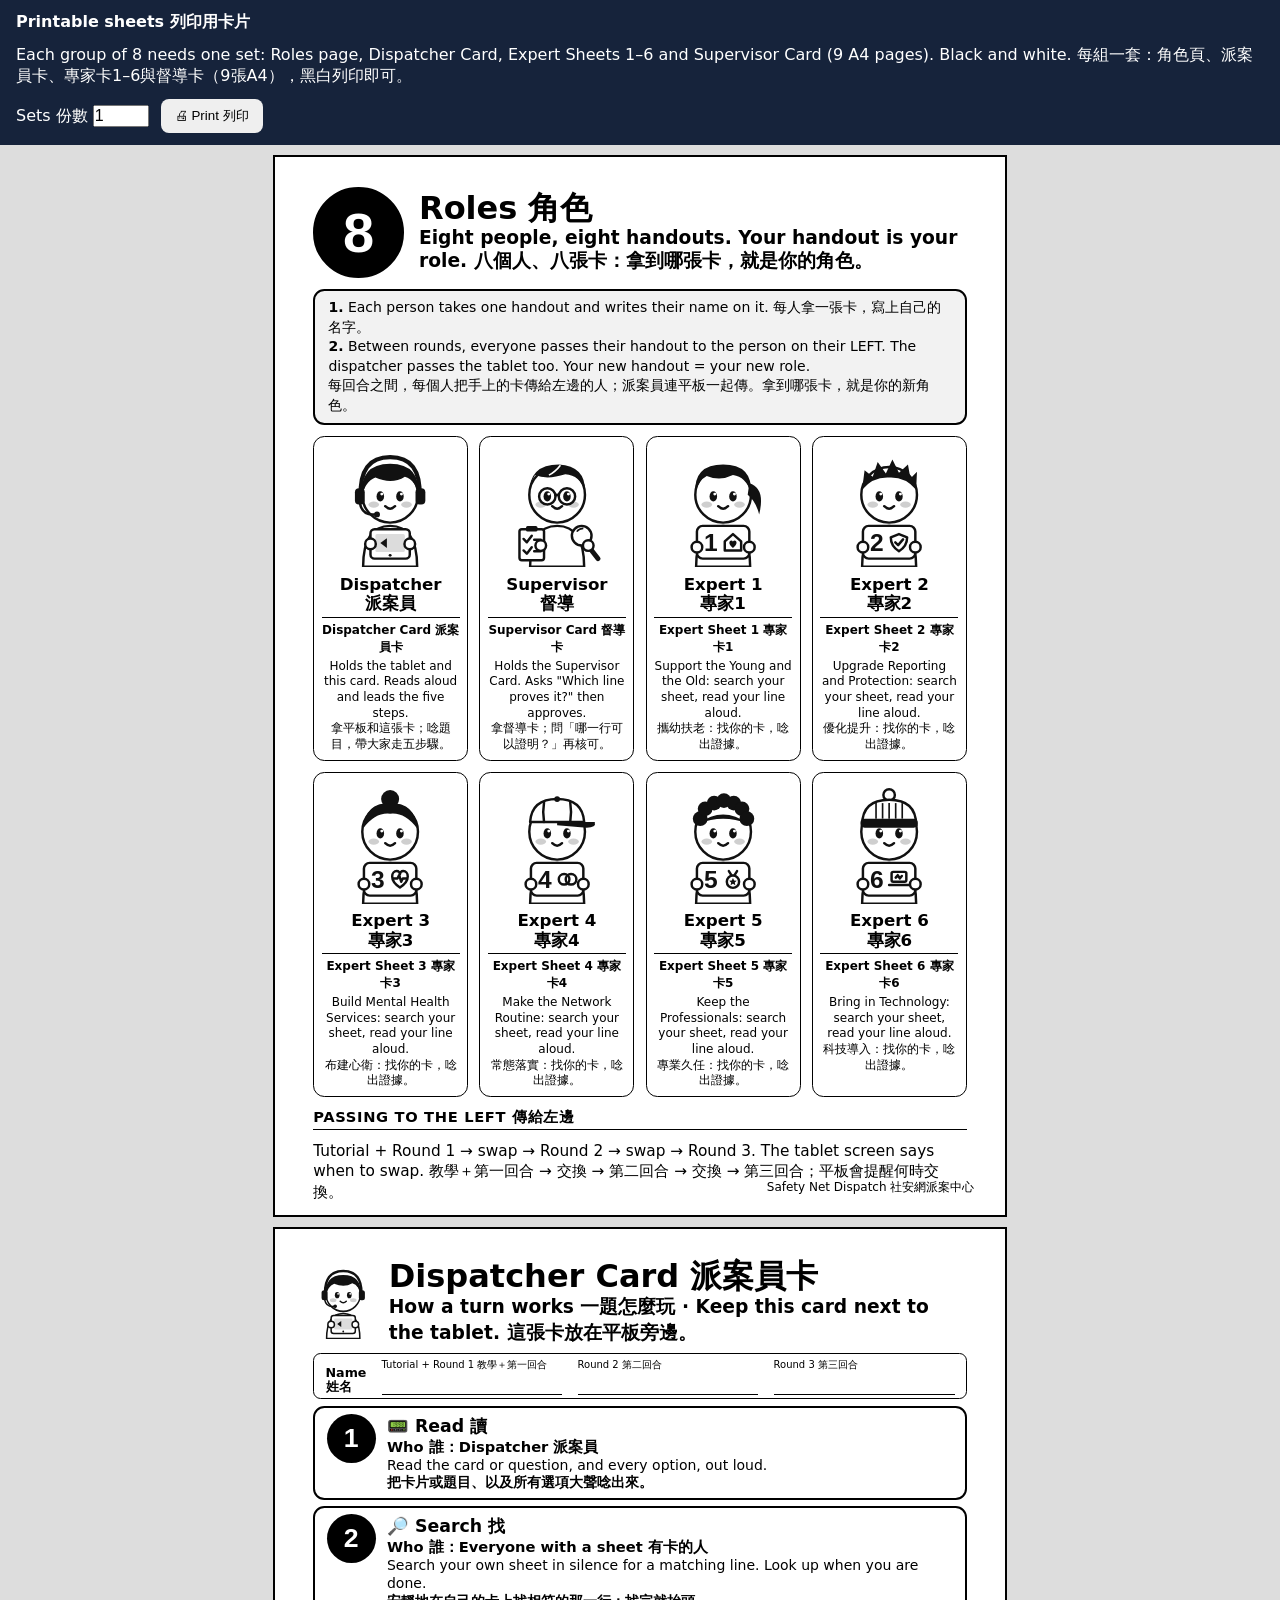
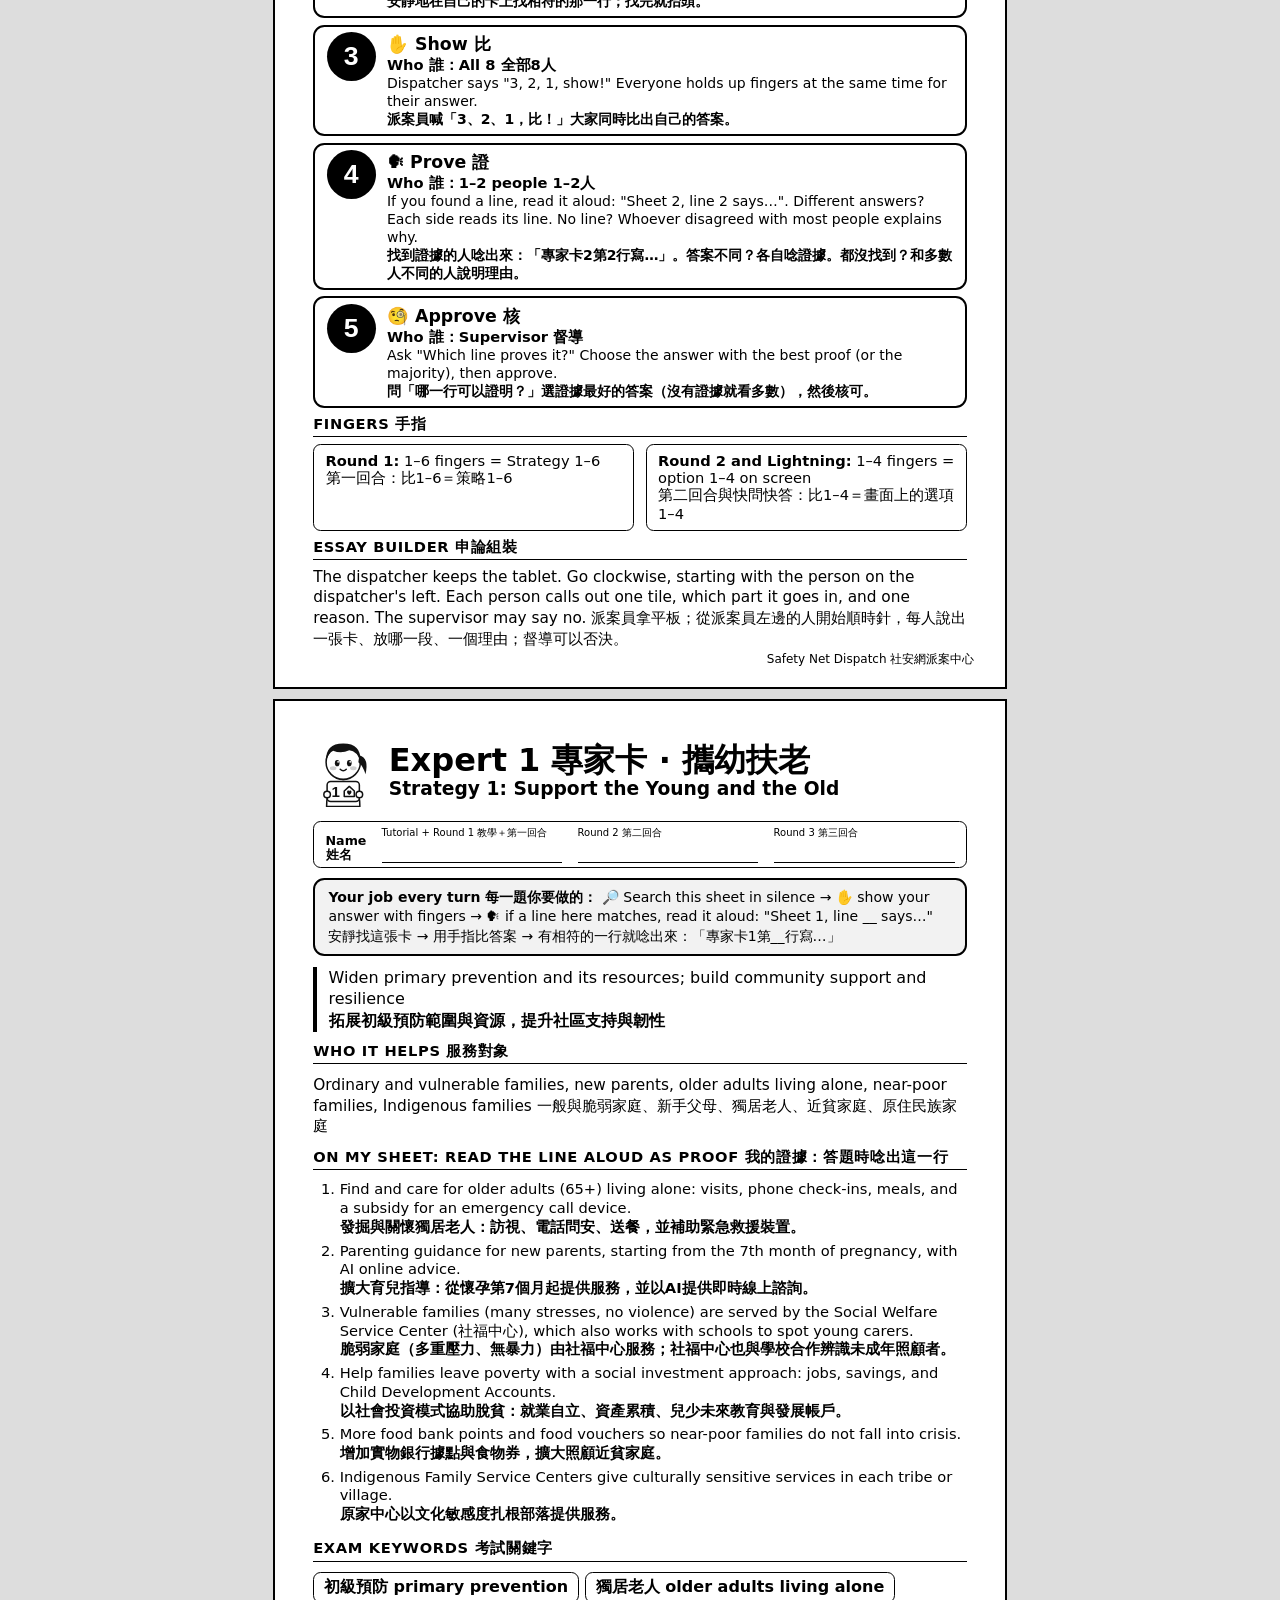
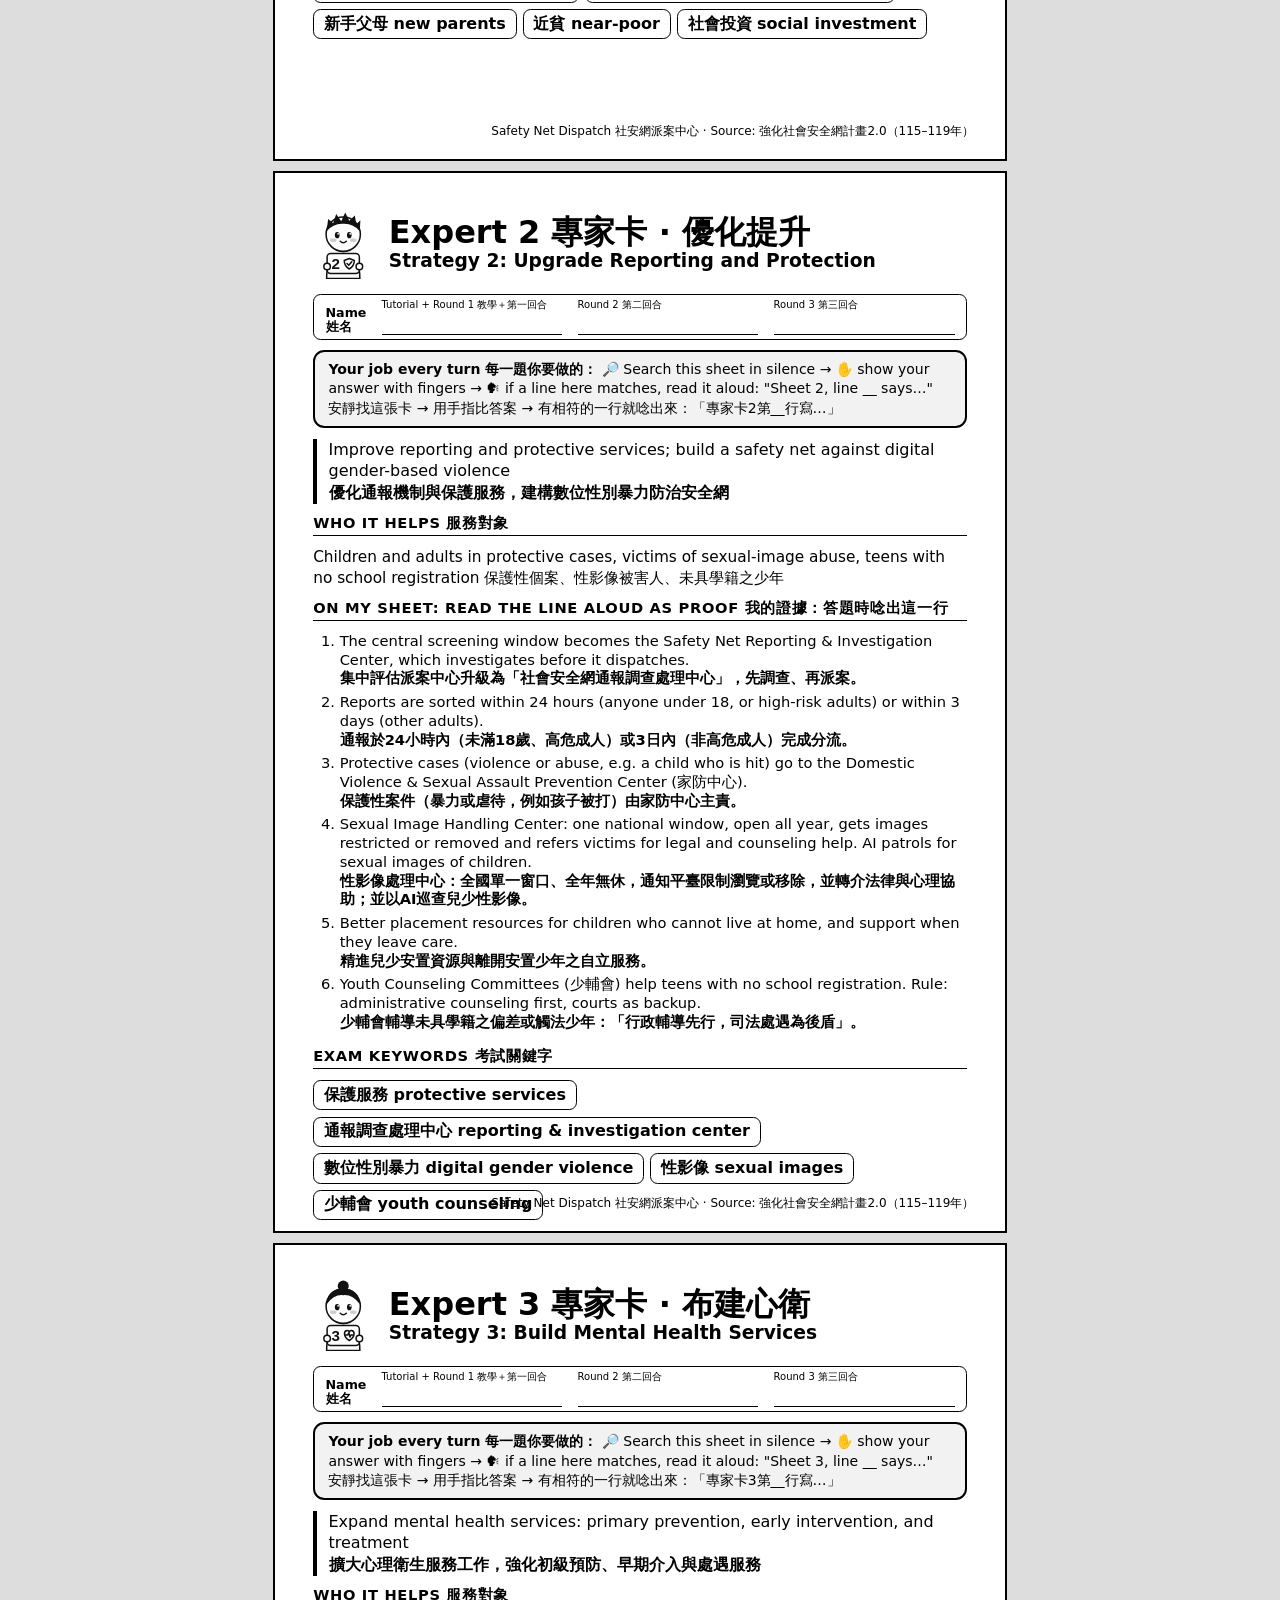
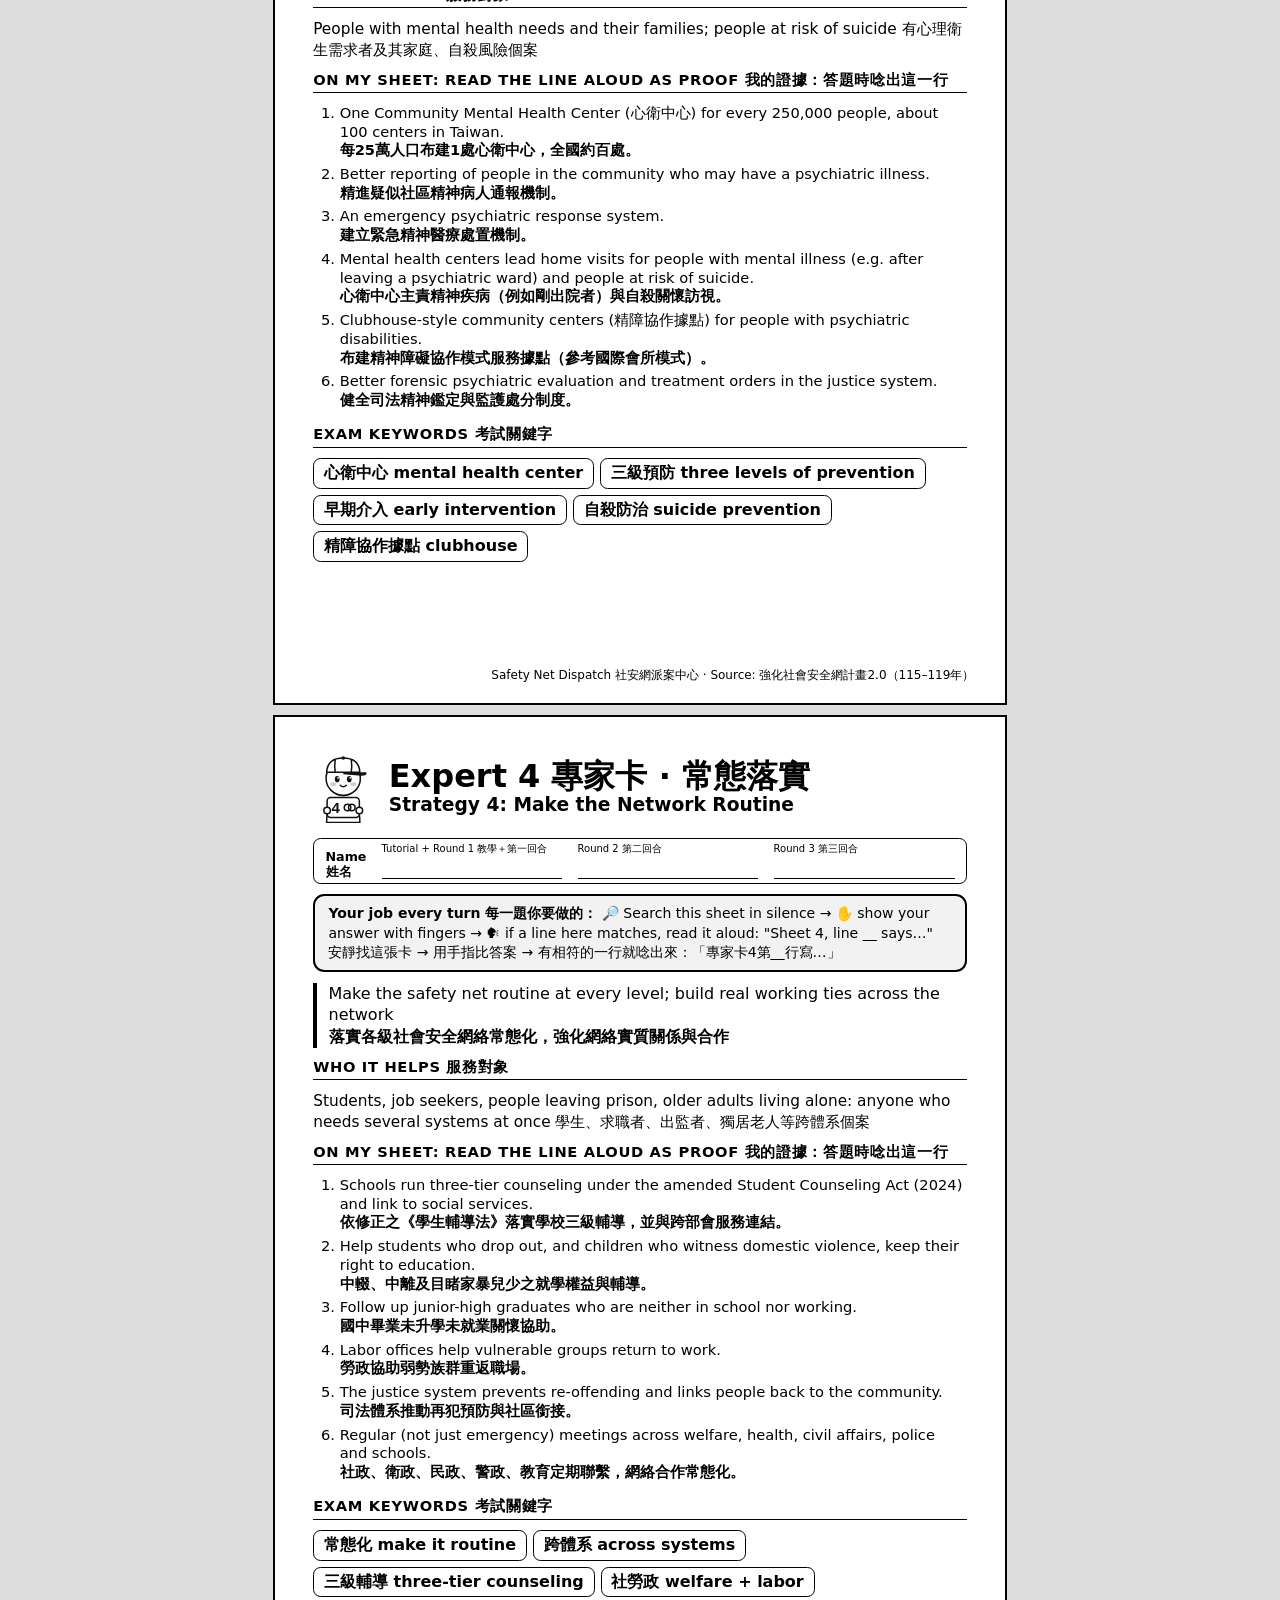
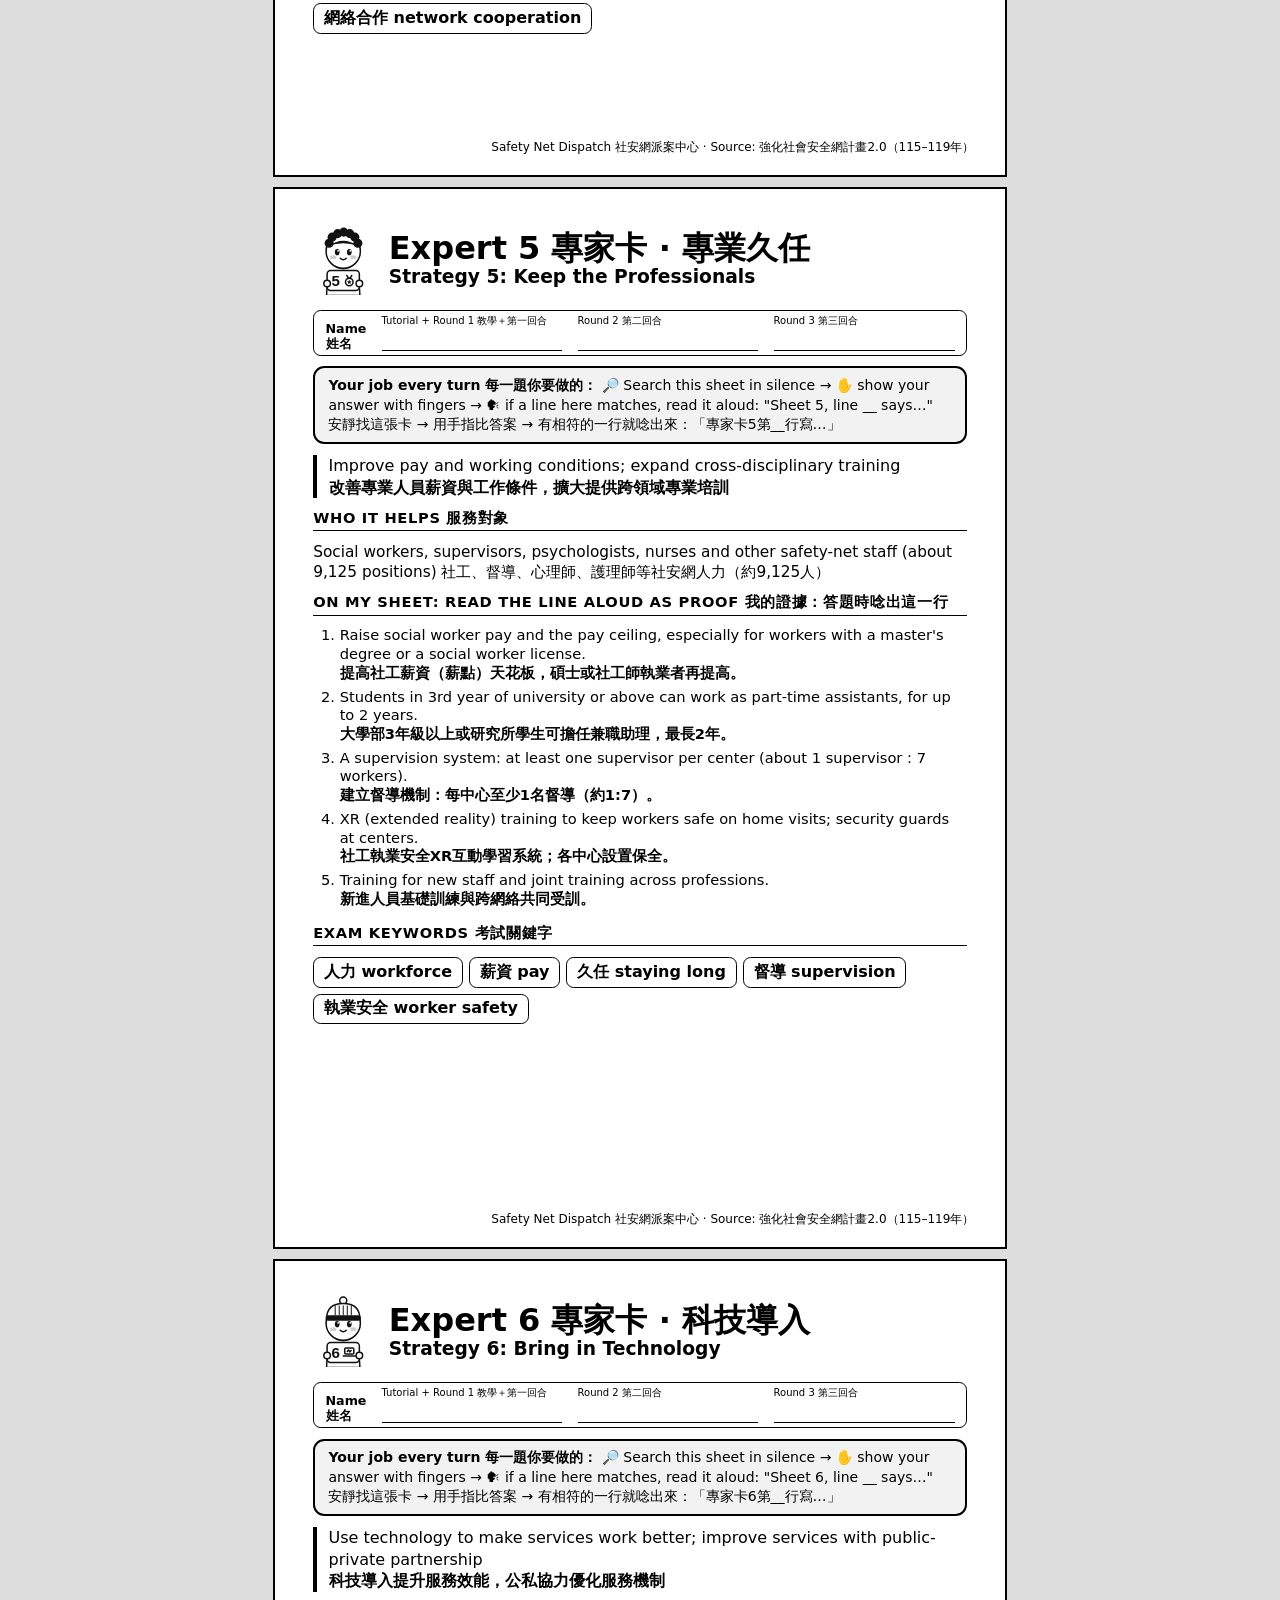
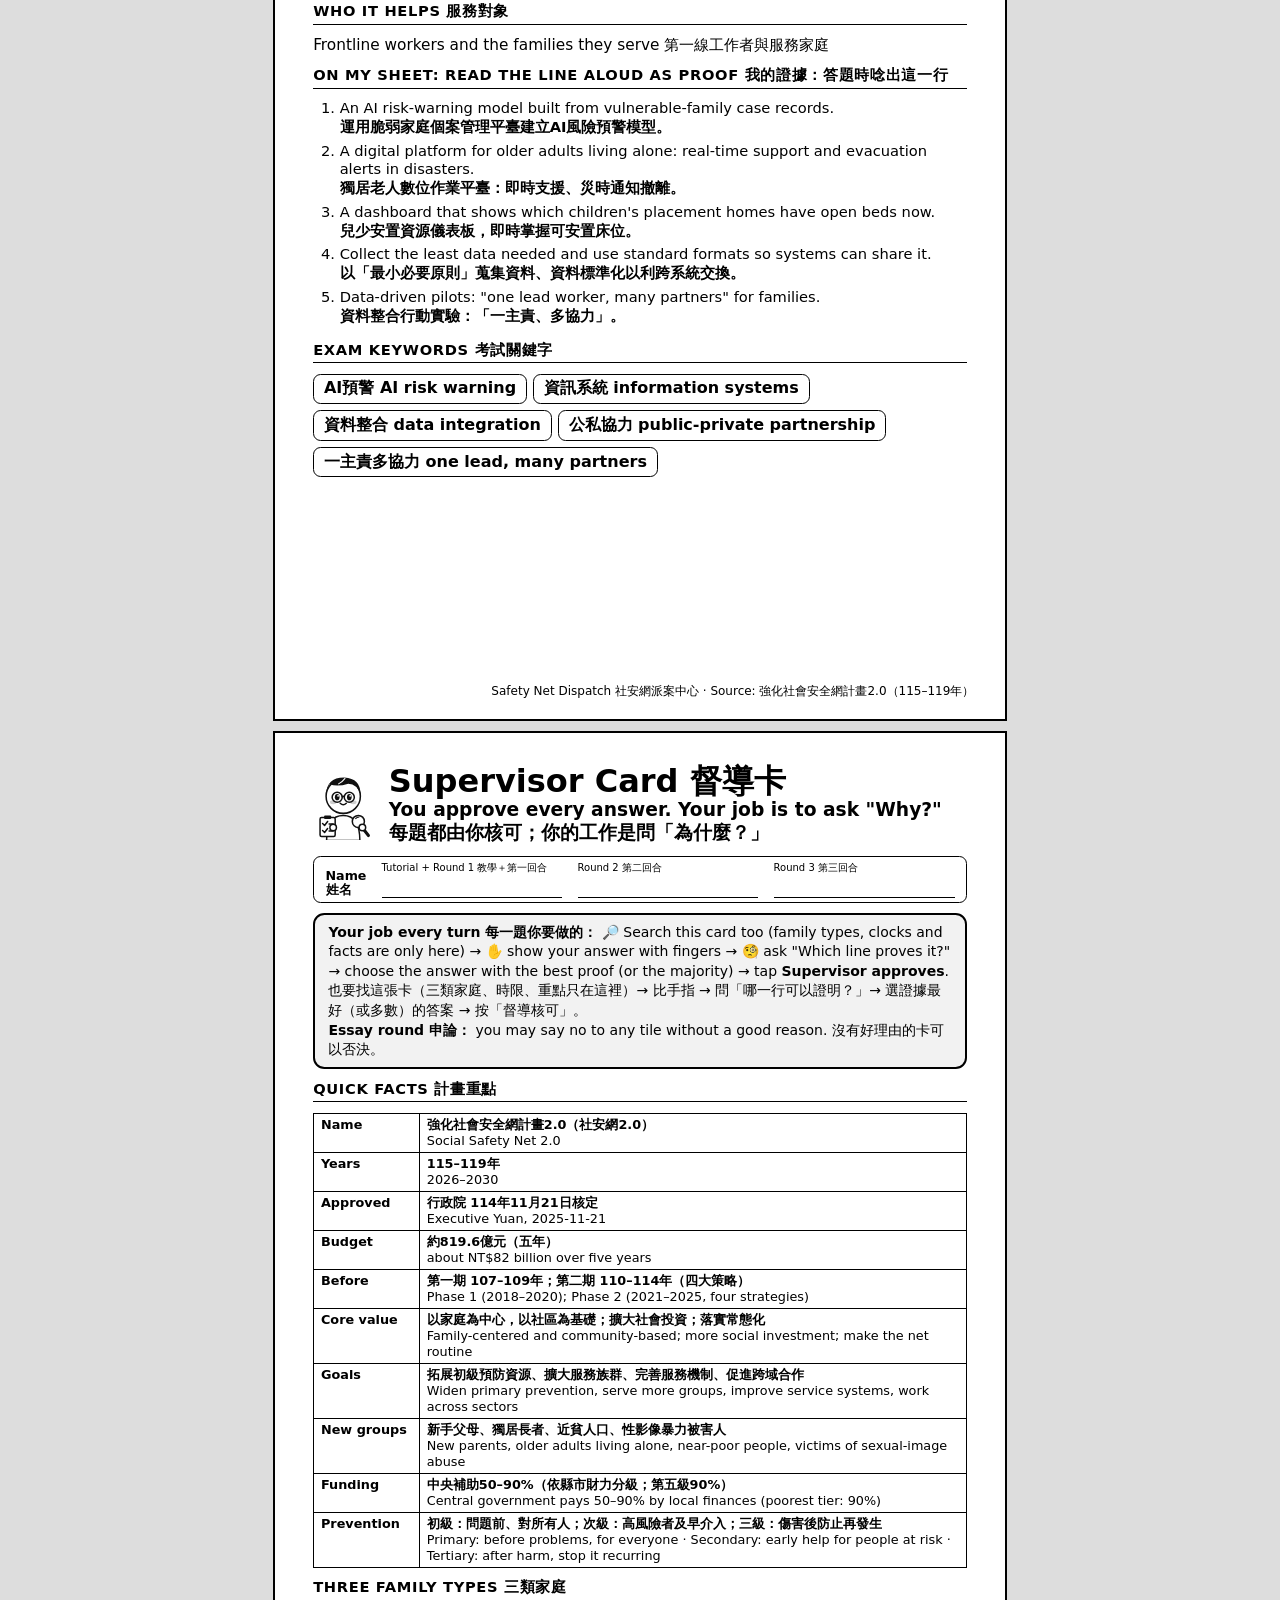
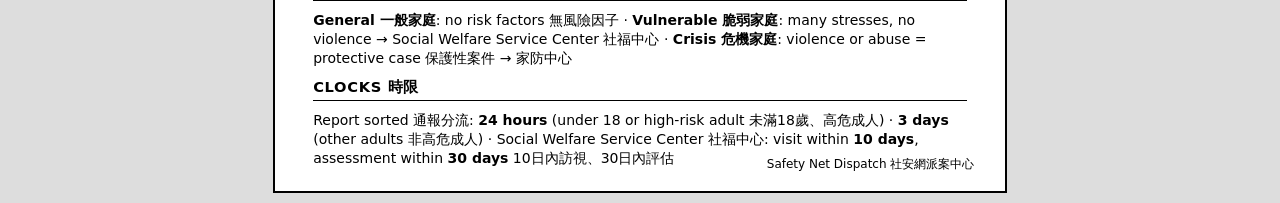
<file: games/safety-net-dispatch/sheets.html>
<!DOCTYPE html>
<html lang="en">
<head>
<meta charset="utf-8">
<meta name="viewport" content="width=device-width, initial-scale=1">
<title>Safety Net Dispatch · Printable sheets 列印用卡片</title>
<style>
@page{size:A4 portrait;margin:8mm}
*{box-sizing:border-box;margin:0;padding:0}
body{font-family:'Noto Sans TC','Noto Sans CJK TC','Microsoft JhengHei','PingFang TC',system-ui,sans-serif;color:#000;background:#ddd}
.bar{background:#16233b;color:#fff;padding:12px 16px;display:flex;gap:12px;align-items:center;flex-wrap:wrap}
.bar button{font:700 16px inherit;padding:8px 14px;border-radius:8px;border:0;cursor:pointer}
.page{width:194mm;height:281mm;margin:10px auto;background:#fff;display:flex;flex-direction:column;page-break-after:always;break-after:page}
.page:last-child{page-break-after:auto;break-after:auto}
.card{flex:1;height:100%;padding:8mm 10mm;border:1.6pt solid #000;display:flex;flex-direction:column;gap:2.8mm;overflow:hidden;position:relative}
.cut{height:0;border-top:1pt dashed #000;position:relative;margin:0}
.cut span{position:absolute;left:50%;top:-7pt;transform:translateX(-50%);background:#fff;font-size:8pt;padding:0 4pt}
.head{display:flex;gap:4mm;align-items:center}
.num{width:24mm;height:24mm;border:3pt solid #000;border-radius:50%;display:flex;align-items:center;justify-content:center;font:900 42pt/1 'Noto Sans TC','Noto Sans CJK TC',sans-serif;flex:0 0 auto}
.num.inv{background:#000;color:#fff}
.t1{font-size:24pt;font-weight:900;line-height:1.1}
.t2{font-size:14pt;font-weight:700}
.full{font-size:12pt;border-left:3pt solid #000;padding-left:3mm;line-height:1.35}
.lab{font-size:11pt;font-weight:900;letter-spacing:.5pt;text-transform:uppercase;border-bottom:.8pt solid #000;padding-bottom:.6mm}
ol{padding-left:7mm;font-size:11pt;line-height:1.28}
ol li{margin-bottom:1.3mm}
ol li .zh{display:block;font-size:11pt;font-weight:700}
.who{font-size:11.5pt;line-height:1.35}
.keys{display:flex;flex-wrap:wrap;gap:1.6mm}
.keys span{border:1.2pt solid #000;border-radius:2mm;padding:1mm 2.6mm;font-size:12pt;font-weight:700}
.foot{position:absolute;right:8mm;bottom:5mm;font-size:9pt}
table{border-collapse:collapse;width:100%;font-size:12pt;line-height:1.35}
td{border:.8pt solid #000;padding:1.6mm 2.4mm;vertical-align:top}
td:first-child{font-weight:900;width:28mm}
.script{font-size:13pt;line-height:1.4}
.script b{font-weight:900}
  .sup table{font-size:9.6pt;line-height:1.25} .sup td{padding:.8mm 1.8mm} .sup .script,.sup .who{font-size:10.5pt}
.job{border:2pt solid #000;border-radius:3mm;padding:2mm 3.5mm;font-size:10.5pt;line-height:1.4;background:#f2f2f2}
.job b{font-weight:900}
.turn{display:flex;flex-direction:column;gap:1.8mm}
.turn .st{display:flex;gap:3mm;align-items:flex-start;border:1.6pt solid #000;border-radius:3mm;padding:1.4mm 3mm}
.turn .n{width:13mm;height:13mm;border-radius:50%;background:#000;color:#fff;font:900 20pt/13mm sans-serif;text-align:center;flex:0 0 auto}
.turn .h{font-size:13pt;font-weight:900}
.turn .w{font-size:11pt;font-weight:700}
.turn .d{font-size:10.5pt;line-height:1.28}
.fing{display:grid;grid-template-columns:repeat(2,1fr);gap:3mm;font-size:11pt}
.fing div{border:1.2pt solid #000;border-radius:2mm;padding:2mm 3mm}
.avh{width:16mm;flex:0 0 16mm}
.names{border:1.2pt solid #000;border-radius:2mm;padding:1mm 3mm;display:grid;grid-template-columns:auto 1fr 1fr 1fr;gap:4mm;align-items:end}
.names>b{font-size:9.5pt;line-height:1.15}
.nl span{display:block;font-size:7.5pt}
.nl i{display:block;border-bottom:1pt solid #000;height:6mm}
.rgrid{display:grid;grid-template-columns:repeat(4,1fr);gap:3mm}
.rc{border:1.4pt solid #000;border-radius:3mm;padding:2mm;text-align:center;display:flex;flex-direction:column;align-items:center}
.rc .av{width:26mm}
.rn{font-weight:900;font-size:12.5pt;line-height:1.15;margin-top:1mm}
.rh{font-size:9pt;font-weight:900;margin-top:1mm;border-top:.8pt solid #000;padding-top:1mm;width:100%}
.rd{font-size:9pt;line-height:1.3;margin-top:.8mm}
@media print{body{background:#fff}.bar{display:none}.page{margin:0;box-shadow:none}}
</style>
</head>
<body>
<div class="bar">
  <b>Printable sheets 列印用卡片</b>
  <span>Each group of 8 needs one set: Roles page, Dispatcher Card, Expert Sheets 1–6 and Supervisor Card (9 A4 pages). Black and white.
  每組一套：角色頁、派案員卡、專家卡1–6與督導卡（9張A4），黑白列印即可。</span>
  <label>Sets 份數 <input id="sets" type="number" min="1" max="12" value="1" style="width:56px;font-size:16px"></label>
  <button onclick="print()">🖨 Print 列印</button>
</div>
<div id="out"></div>
<script src="data.js"></script>
<script src="avatars.js"></script>
<script>
const esc = s => String(s).replace(/[&<>"]/g, c=>({'&':'&amp;','<':'&lt;','>':'&gt;','"':'&quot;'}[c]));
function expert(s){
  return `<div class="card">
    <div class="head"><div class="avh">${AVATARS[s.n]}</div>
      <div><div class="t1">Expert ${s.n} 專家卡 · ${s.zh}</div><div class="t2">Strategy ${s.n}: ${esc(s.en)}</div></div></div>${nameLines()}
    <div class="job"><b>Your job every turn 每一題你要做的：</b> 🔎 Search this sheet in silence → ✋ show your answer with fingers → 🗣 if a line here matches, read it aloud: "Sheet ${s.n}, line __ says…"<br>
      安靜找這張卡 → 用手指比答案 → 有相符的一行就唸出來：「專家卡${s.n}第__行寫…」</div>
    <div class="full">${esc(s.fullEn)}<br><b>${esc(s.fullZh)}</b></div>
    <div class="lab">Who it helps 服務對象</div>
    <div class="who">${esc(s.who)}</div>
    <div class="lab">On my sheet: read the line aloud as proof 我的證據：答題時唸出這一行</div>
    <ol>${s.items.map(it=>`<li>${esc(it[0])}<span class="zh">${esc(it[1])}</span></li>`).join('')}</ol>
    <div class="lab">Exam keywords 考試關鍵字</div>
    <div class="keys">${s.keys.map(k=>`<span>${esc(k)}</span>`).join('')}</div>
    <div class="foot">Safety Net Dispatch 社安網派案中心 · Source: 強化社會安全網計畫2.0（115–119年）</div>
  </div>`;
}
function supervisor(){
  return `<div class="card sup">
    <div class="head"><div class="avh">${AVATARS.sup}</div>
      <div><div class="t1">Supervisor Card 督導卡</div><div class="t2">You approve every answer. Your job is to ask "Why?" 每題都由你核可；你的工作是問「為什麼？」</div></div></div>${nameLines()}
    <div class="job"><b>Your job every turn 每一題你要做的：</b> 🔎 Search this card too (family types, clocks and facts are only here) → ✋ show your answer with fingers →
      🧐 ask "Which line proves it?" → choose the answer with the best proof (or the majority) → tap <b>Supervisor approves</b>.<br>
      也要找這張卡（三類家庭、時限、重點只在這裡）→ 比手指 → 問「哪一行可以證明？」→ 選證據最好（或多數）的答案 → 按「督導核可」。<br>
      <b>Essay round 申論：</b> you may say no to any tile without a good reason. 沒有好理由的卡可以否決。</div>
    <div class="lab">Quick facts 計畫重點</div>
    <table>${FACTS.map(f=>`<tr><td>${esc(f[0])}</td><td><b>${esc(f[1])}</b><br>${esc(f[2])}</td></tr>`).join('')}</table>
    <div class="lab">Three family types 三類家庭</div>
    <div class="who"><b>General 一般家庭</b>: no risk factors 無風險因子 · <b>Vulnerable 脆弱家庭</b>: many stresses, no violence → Social Welfare Service Center 社福中心 ·
      <b>Crisis 危機家庭</b>: violence or abuse = protective case 保護性案件 → 家防中心</div>
    <div class="lab">Clocks 時限</div>
    <div class="who">Report sorted 通報分流: <b>24 hours</b> (under 18 or high-risk adult 未滿18歲、高危成人) · <b>3 days</b> (other adults 非高危成人) ·
      Social Welfare Service Center 社福中心: visit within <b>10 days</b>, assessment within <b>30 days</b> 10日內訪視、30日內評估</div>
    <div class="foot">Safety Net Dispatch 社安網派案中心</div>
  </div>`;
}
function turnPage(){
  return `<div class="card turn">
    <div class="head"><div class="avh">${AVATARS.disp}</div><div><div class="t1">Dispatcher Card 派案員卡</div><div class="t2">How a turn works 一題怎麼玩 · Keep this card next to the tablet. 這張卡放在平板旁邊。</div></div></div>${nameLines()}
    ${STEPS.map((st,k)=>`<div class="st"><div class="n">${k+1}</div><div><div class="h">${st.icon} ${st.en} ${st.zh}</div><div class="w">Who 誰：${st.who[0]} ${st.who[1]}</div>
      <div class="d">${esc(st.do[0])}<br><b>${esc(st.do[1])}</b></div></div></div>`).join('')}
    <div class="lab">Fingers 手指</div>
    <div class="fing"><div><b>Round 1:</b> 1–6 fingers = Strategy 1–6<br>第一回合：比1–6＝策略1–6</div>
      <div><b>Round 2 and Lightning:</b> 1–4 fingers = option 1–4 on screen<br>第二回合與快問快答：比1–4＝畫面上的選項1–4</div></div>
    <div class="lab">Essay builder 申論組裝</div>
    <div class="who">The dispatcher keeps the tablet. Go clockwise, starting with the person on the dispatcher's left. Each person calls out one tile, which part it goes in, and one reason. The supervisor may say no. 派案員拿平板；從派案員左邊的人開始順時針，每人說出一張卡、放哪一段、一個理由；督導可以否決。</div>
    <div class="foot">Safety Net Dispatch 社安網派案中心</div>
  </div>`;
}
function nameLines(){
  return `<div class="names"><b>Name<br>姓名</b>${[['Tutorial + Round 1','教學＋第一回合'],['Round 2','第二回合'],['Round 3','第三回合']].map(x=>`<div class="nl"><span>${x[0]} ${x[1]}</span><i></i></div>`).join('')}</div>`;
}
function rolesPage(){
  return `<div class="card">
    <div class="head"><div class="num inv">8</div><div><div class="t1">Roles 角色</div><div class="t2">Eight people, eight handouts. Your handout is your role. 八個人、八張卡：拿到哪張卡，就是你的角色。</div></div></div>
    <div class="job"><b>1.</b> Each person takes one handout and writes their name on it. 每人拿一張卡，寫上自己的名字。<br>
      <b>2.</b> ${esc(SWAP_RULE[0])}<br>${esc(SWAP_RULE[1])}</div>
    <div class="rgrid">${ROLE_INFO.map(x=>`<div class="rc"><div class="av">${AVATARS[x.k]}</div><div class="rn">${x.en}<br>${x.zh}</div>
      <div class="rh">${x.card[0]} ${x.card[1]}</div><div class="rd">${esc(x.do[0])}<br>${esc(x.do[1])}</div></div>`).join('')}</div>
    <div class="lab">Passing to the left 傳給左邊</div>
    <div class="who">Tutorial + Round 1 → swap → Round 2 → swap → Round 3. The tablet screen says when to swap. 教學＋第一回合 → 交換 → 第二回合 → 交換 → 第三回合；平板會提醒何時交換。</div>
    <div class="foot">Safety Net Dispatch 社安網派案中心</div>
  </div>`;
}
function build(){
  const n=Math.max(1,Math.min(12,+document.getElementById('sets').value||1));
  const cards=[rolesPage(), turnPage(), ...STRATS.map(expert), supervisor()];
  let html='';
  for(let k=0;k<n;k++){
    for(const c of cards) html+=`<div class="page">${c}</div>`;
  }
  document.getElementById('out').innerHTML=html;
}
document.getElementById('sets').oninput=build;
build();
</script>
</body>
</html>
</file>
<file: games/engine/engine.css>
/* Story-walk engine: shared styles for every chapter game.
   Layout: portrait phones stack map / dialogue / pad; landscape phones overlay the dialogue on the map;
   desktops show map + dialogue, with keyboard hints instead of the pad. */
:root {
  --bg: #17131a; --panel: #241d27; --panel2: #2f2633; --line: #4a3c4c;
  --cream: #f4ead6; --mut: #b9a99a; --gold: #ffd166; --brick: #c8553d; --green: #7bc67b; --red: #ff6b6b;
  --text: "Noto Sans TC", "PingFang TC", "Microsoft JhengHei", system-ui, sans-serif;
  --pixel: "Press Start 2P", ui-monospace, monospace;
}
* { box-sizing: border-box; -webkit-tap-highlight-color: transparent; }
html, body { margin: 0; height: 100%; background: var(--bg); color: var(--cream); font-family: var(--text);
  overscroll-behavior: none; -webkit-text-size-adjust: 100%; }
body { touch-action: manipulation; user-select: none; -webkit-user-select: none; overflow: hidden; }
button { font: inherit; color: inherit; cursor: pointer; }

#app { position: fixed; inset: 0; display: flex; flex-direction: column;
  max-width: 1100px; margin: 0 auto; padding: env(safe-area-inset-top) env(safe-area-inset-right) 0 env(safe-area-inset-left); }

/* ---------- top bar ---------- */
#bar { display: flex; align-items: center; gap: 8px; padding: 6px 10px; min-height: 44px; background: #0f0c11; }
#goal { flex: 1; font-size: 14.5px; line-height: 1.35; color: var(--gold); min-width: 0; }
#goal:empty::before { content: " "; }
#goal b { color: var(--cream); font-weight: 600; }
.iconbtn { flex: 0 0 auto; text-decoration: none; color: var(--cream); min-width: 44px; height: 36px; padding: 0 10px; border: 2px solid var(--line); background: var(--panel);
  border-radius: 6px; font-size: 15px; display: inline-flex; align-items: center; justify-content: center; gap: 6px; }
.iconbtn .count { font-size: 12px; color: var(--gold); }

/* ---------- map ---------- */
#view { position: relative; flex: 1 1 auto; min-height: 0; background: #000; line-height: 0; display: flex; align-items: center; justify-content: center; overflow: hidden; }
#map { display: block; image-rendering: pixelated; image-rendering: crisp-edges; }   /* size is set by engine.js to fill #view */
#map.sepia { filter: sepia(.65) saturate(.75) brightness(.95); }
#map.night { filter: brightness(.5) saturate(.6) contrast(1.1); }
#map.dusk { filter: brightness(.82) saturate(1.15) sepia(.28); }
#map.storm { filter: brightness(.62) saturate(.45) contrast(1.06); }
#rain { position: absolute; inset: 0; pointer-events: none; display: none; background-color: rgba(30, 55, 100, .22); background-image: repeating-linear-gradient(105deg, rgba(200,225,255,0) 0 13px, rgba(200,225,255,.55) 13px 15px, rgba(200,225,255,0) 15px 31px); background-size: 62px 62px; animation: rain .35s linear infinite; }
#map.storm ~ #rain { display: block; }
@keyframes rain { to { background-position: -14px 62px; } }
@media (prefers-reduced-motion: reduce) { #rain { animation: none; } }
#toast { position: absolute; left: 50%; top: 10px; transform: translateX(-50%); background: rgba(15,12,17,.92);
  border: 2px solid var(--gold); color: var(--cream); padding: 6px 12px; border-radius: 6px; font-size: 14px; line-height: 1.4;
  pointer-events: none; opacity: 0; transition: opacity .25s; white-space: normal; overflow-wrap: anywhere; width: max-content; max-width: 92%; text-align: center; z-index: 6; }
#toast.show { opacity: 1; }

/* ---------- dialogue ---------- */
#dlg { flex: 0 0 auto; display: flex; gap: 10px; padding: 10px 12px; background: var(--panel); border-top: 3px solid var(--line);
  border-bottom: 3px solid var(--line); height: 156px; overflow-y: auto; position: relative; cursor: pointer; }
#dlg.idle { cursor: default; }
#dlg .por { flex: 0 0 64px; height: 64px; image-rendering: pixelated; background: #0f0c11; border: 2px solid var(--line); border-radius: 4px; }
#dlg.noPor .por { display: none; }
#dlg .txt { flex: 1; min-width: 0; }
#dlg .who { font-weight: 700; font-size: 15px; color: var(--gold); margin-bottom: 2px; min-height: 1.2em; }
#dlg .say { font-size: 18.5px; line-height: 1.55; overflow-wrap: anywhere; }
#dlg.narr .say { color: #e6d9c2; font-style: italic; }
#dlg.vo .say { color: #d8c8f0; font-style: italic; }
#dlg .say b.term { color: #8fd3ff; font-weight: 700; font-style: normal; }
#dlg .more { position: absolute; right: 12px; bottom: 6px; font-size: 13px; color: var(--gold); animation: bob .8s steps(2) infinite; }
#dlg .hint { color: var(--mut); font-size: 14.5px; font-style: normal; }
@keyframes bob { 50% { transform: translateY(3px); } }
.choices { display: grid; gap: 8px; margin-top: 8px; }
.choices button { text-align: left; padding: 10px 12px; min-height: 44px; border: 2px solid var(--line); border-radius: 6px;
  background: var(--panel2); font-size: 16.5px; line-height: 1.4; }
.choices button:focus-visible, .choices button.sel { border-color: var(--gold); outline: none; }

/* ---------- touch pad ---------- */
#pad { flex: 0 0 auto; display: none; padding: 10px 16px max(14px, env(safe-area-inset-bottom)); justify-content: space-between; align-items: center; gap: 12px; }
.dpad { display: grid; grid-template-columns: repeat(3, 58px); grid-template-rows: repeat(3, 58px); }
.dpad button, #btnA { border: 3px solid var(--line); background: var(--panel2); border-radius: 10px; font-size: 22px; touch-action: none; }
.dpad button:active, .dpad button.on, #btnA:active, #btnA.on { background: var(--line); }
.dpad .u { grid-area: 1 / 2; } .dpad .l { grid-area: 2 / 1; } .dpad .r { grid-area: 2 / 3; } .dpad .d { grid-area: 3 / 2; }
#btnA { width: 96px; height: 96px; border-radius: 50%; font-size: 18px; font-weight: 700; color: var(--gold); line-height: 1.2; }
#btnA small { display: block; font-size: 12px; color: var(--mut); font-weight: 400; }
#keys { display: block; text-align: center; font-size: 13px; color: var(--mut); padding: 8px 10px 12px; }
@media (hover: none), (pointer: coarse) { #pad { display: flex; } #keys { display: none; } }

/* landscape phones: dialogue sits over the bottom of the map, pad on the sides */
@media (orientation: landscape) and (max-height: 520px) {
  #app { max-width: none; }
  #dlg { position: absolute; left: 50%; transform: translateX(-50%); bottom: 0; width: min(calc(100% - 330px), 640px); height: auto; min-height: 0;
    max-height: 48%; background: rgba(36,29,39,.95); border: 3px solid var(--line); border-radius: 8px 8px 0 0; }
  #dlg .say { font-size: 16.5px; }
  #dlg.empty { display: none; }
  #chooser { top: 8px; transform: translateX(-50%); width: min(calc(100% - 330px), 560px); max-height: 50%; }
  #pad { position: absolute; inset: 44px 0 0 0; pointer-events: none; padding: 0 10px 14px; align-items: flex-end; }
  #pad > * { pointer-events: auto; }
  .dpad { grid-template-columns: repeat(3, 50px); grid-template-rows: repeat(3, 50px); }
  #btnA { width: 82px; height: 82px; }
}

/* ---------- overlays (title, quiz, pause, notebook, end) ---------- */
.ov { position: fixed; inset: 0; z-index: 20; background: rgba(10,8,12,.94); display: none; overflow-y: auto;
  padding: max(18px, env(safe-area-inset-top)) 16px max(24px, env(safe-area-inset-bottom)); }
.ov.show { display: block; }
.card { max-width: 560px; margin: 0 auto; background: var(--panel); border: 3px solid var(--line); border-radius: 10px; padding: 20px 18px; }
.card h2 { margin: 0 0 10px; font-size: 21px; line-height: 1.4; color: var(--gold); }
.card p { margin: 8px 0; font-size: 16.5px; line-height: 1.6; }
.card .en { color: var(--mut); font-size: 14.5px; }
.big { display: block; width: 100%; min-height: 52px; margin-top: 12px; border: 3px solid var(--gold); background: #3a2f1f; color: var(--gold);
  border-radius: 8px; font-size: 18px; font-weight: 700; }
.big.alt { border-color: var(--line); background: var(--panel2); color: var(--cream); font-weight: 500; }
a.big { display: flex; align-items: center; justify-content: center; text-decoration: none; }
.credit { text-align: center; font-size: 12px !important; color: #6f6270; margin-top: 18px !important; }
#ovNotes { z-index: 30; }   /* opens on top of the end screen */
#chooser { position: absolute; left: 50%; top: 50%; transform: translate(-50%, -50%); width: min(94%, 560px); max-height: 94%; overflow-y: auto;
  line-height: 1.4; background: rgba(15,12,17,.95); border: 3px solid var(--gold); border-radius: 10px; padding: 10px 12px 12px; z-index: 5; }
#chooser .ask { margin: 0 0 4px; color: var(--gold); font-size: 15px; }
#chooser .choices { margin-top: 6px; }
.big:disabled { opacity: .45; cursor: default; }
.opts { display: grid; gap: 10px; margin-top: 12px; }
.opts button { min-height: 52px; padding: 10px 14px; text-align: left; border: 3px solid var(--line); border-radius: 8px; background: var(--panel2);
  font-size: 18px; font-family: ui-sans-serif, system-ui, sans-serif; }
.opts button.ok { border-color: var(--green); background: #1f3a24; }
.opts button.no { border-color: var(--red); animation: shake .3s; }
.opts button.pick { border-color: var(--gold); background: #3a2f1f; }
.opts.zh button { font-family: var(--text); font-size: 16.5px; line-height: 1.45; }
.fb { min-height: 1.6em; margin-top: 10px; font-size: 16px; line-height: 1.5; }
.fb.ok { color: var(--green); } .fb.no { color: #ffb3a7; }
@keyframes shake { 25% { transform: translateX(-5px); } 75% { transform: translateX(5px); } }
.code { display: flex; gap: 8px; margin-top: 12px; }
.code input { flex: 1; min-width: 0; min-height: 52px; font-size: 20px; letter-spacing: 2px; text-transform: uppercase; padding: 0 12px;
  background: #0f0c11; color: var(--cream); border: 3px solid var(--line); border-radius: 8px; user-select: text; -webkit-user-select: text; }
.code button { min-height: 52px; padding: 0 16px; border: 3px solid var(--gold); background: #3a2f1f; color: var(--gold); border-radius: 8px; font-weight: 700; font-size: 17px; }
.pausehead { font-size: 26px; text-align: center; color: var(--gold); margin: 4px 0 12px; }
.task ol { margin: 8px 0 0; padding-left: 1.3em; } .task li { margin: 6px 0; font-size: 17px; line-height: 1.55; }
.timer { text-align: center; font-size: 14px; color: var(--mut); margin-top: 10px; }
.notes { list-style: none; padding: 0; margin: 10px 0 0; display: grid; gap: 10px; }
.notes li { background: var(--panel2); border-left: 4px solid #8fd3ff; padding: 8px 12px; border-radius: 4px; }
.notes b { color: #8fd3ff; font-family: ui-sans-serif, system-ui, sans-serif; font-size: 17px; }
.notes span { color: var(--gold); margin-left: 6px; }
.notes p { margin: 4px 0 0; font-size: 15px; line-height: 1.5; color: #e6d9c2; }
.notes li.locked { border-left-color: var(--line); color: var(--mut); }
.titlecard { position: fixed; inset: 0; z-index: 15; background: #0f0c11; display: none; align-items: center; justify-content: center;
  text-align: center; padding: 24px; cursor: pointer; }
.titlecard.show { display: flex; animation: fadein .5s; }
.titlecard h1 { font-size: clamp(22px, 6vw, 34px); color: var(--gold); margin: 0 0 10px; line-height: 1.4; }
.titlecard p { color: var(--mut); margin: 0; font-size: 16px; }
@keyframes fadein { from { opacity: 0; } to { opacity: 1; } }
.logo { font-family: var(--pixel); font-size: clamp(16px, 4.6vw, 24px); color: var(--gold); text-align: center; line-height: 1.6; margin: 6px 0 4px; text-shadow: 3px 3px 0 #000; }
.logo + .zh { text-align: center; font-size: 22px; margin: 0 0 12px; }
.small { font-size: 13.5px !important; color: var(--mut); line-height: 1.55 !important; }
.row { display: flex; gap: 10px; } .row > * { flex: 1; }
.hidden { display: none !important; }
.recap { list-style: none; padding: 0; margin: 8px 0 4px; display: grid; gap: 6px; }
.recap li { background: var(--panel2); border-left: 4px solid var(--gold); padding: 6px 10px; border-radius: 4px; font-size: 15.5px; line-height: 1.5; }

/* D-pad / arrow-key focus inside overlays */
.ov button.padfocus, .ov a.big.padfocus, .ov button:focus-visible, .ov a.big:focus-visible { outline: 4px solid #ffd166; outline-offset: 3px; }

/* countdown clock (@timer) */
#clock { position: absolute; top: 8px; right: 8px; z-index: 5; display: none; font: 14px/1 'Press Start 2P', monospace; color: #ffd166; background: rgba(15,12,17,.85); border: 3px solid #ffd166; padding: 8px 10px 6px; box-shadow: 4px 4px 0 #000; }
#clock.on { display: block; }
#clock.low { color: #ff5d5d; border-color: #ff5d5d; animation: clockpulse .5s ease-in-out infinite alternate; }
@keyframes clockpulse { to { transform: scale(1.08); } }

/* ---------- phones and tablets (html.touch): sideways only, joystick + A button ---------- */
#stickZone, #stick, #touchA, #touchHint, #rotate { display: none; }
html.touch #pad, html.touch #keys { display: none !important; }
html.touch #stickZone { display: block; position: absolute; left: 0; top: 0; bottom: 0; width: 50%; z-index: 3; touch-action: none; }
html.touch #stick { position: absolute; z-index: 3; width: 112px; height: 112px; margin: -56px 0 0 -56px; border-radius: 50%; pointer-events: none;
  border: 3px solid rgba(255,209,102,.35); background: rgba(15,12,17,.18); }
html.touch #stick.on { display: block; }
html.touch #stick i { position: absolute; left: 50%; top: 50%; width: 46px; height: 46px; border-radius: 50%; background: rgba(255,209,102,.45);
  transform: translate(-50%,-50%); }
html.touch #touchA { display: block; position: absolute; right: max(14px, env(safe-area-inset-right)); bottom: 18px; z-index: 4; width: 78px; height: 78px;
  border-radius: 50%; border: 3px solid rgba(255,209,102,.4); background: rgba(15,12,17,.25); color: rgba(255,209,102,.55);
  font: 18px var(--pixel); touch-action: none; }
html.touch #touchA.on { background: rgba(255,209,102,.35); color: #fff; }
html.touch #touchHint.on { display: flex; position: absolute; inset: 0; z-index: 7; pointer-events: none; justify-content: space-between; align-items: flex-end;
  padding: 0 24px 34px; animation: fadein .4s; }
#touchHint div { background: rgba(15,12,17,.85); border: 2px solid var(--gold); border-radius: 8px; padding: 8px 12px; color: var(--gold);
  font-size: 15px; line-height: 1.45; }
#touchHint .r { margin-right: 70px; text-align: right; }
#touchHint small { color: var(--mut); font-size: 12.5px; }
@media (orientation: portrait) {
  html.touch #rotate { display: flex; position: fixed; inset: 0; z-index: 100; background: #0f0c11; flex-direction: column; align-items: center;
    justify-content: center; text-align: center; padding: 24px; color: var(--cream); }
  #rotate .ic { font-size: 64px; animation: tilt 1.6s ease-in-out infinite; }
  #rotate p { font-size: 20px; line-height: 1.6; } #rotate span { color: var(--mut); font-size: 15px; }
}
@keyframes tilt { 0%, 30% { transform: rotate(0); } 60%, 100% { transform: rotate(-90deg); } }
@media (orientation: landscape) {
  html.touch #app { max-width: none; }
  html.touch #bar { min-height: 38px; padding: 3px max(10px, env(safe-area-inset-right)) 3px max(10px, env(safe-area-inset-left)); }
  html.touch #goal { font-size: 13.5px; }
  html.touch .iconbtn { height: 32px; }
  html.touch #dlg { position: absolute; left: 50%; transform: translateX(-50%); bottom: 0; z-index: 4; width: min(calc(100% - 210px), 820px); height: auto;
    min-height: 0; max-height: 46%; background: rgba(36,29,39,.95); border: 3px solid var(--line); border-radius: 8px 8px 0 0; }
  html.touch #dlg.empty { display: none; }
  html.touch #dlg .say { font-size: 16.5px; }
  html.touch #dlg .por { flex-basis: 52px; height: 52px; }
  html.touch #chooser { top: 6px; transform: translateX(-50%); width: min(calc(100% - 210px), 640px); max-height: 52%; }
  html.touch .ov { padding: max(8px, env(safe-area-inset-top)) max(16px, env(safe-area-inset-right)) 12px max(16px, env(safe-area-inset-left)); }
  html.touch .card { max-width: 780px; padding: 12px 18px; }
  html.touch .card h2 { font-size: 19px; margin-bottom: 4px; }
  html.touch .card p { margin: 5px 0; font-size: 15px; line-height: 1.5; }
  html.touch .card .en { font-size: 13.5px; }
  html.touch .choices { gap: 5px; margin-top: 4px; }
  html.touch .choices button { min-height: 36px; padding: 6px 10px; font-size: 15px; }
}
</file>
